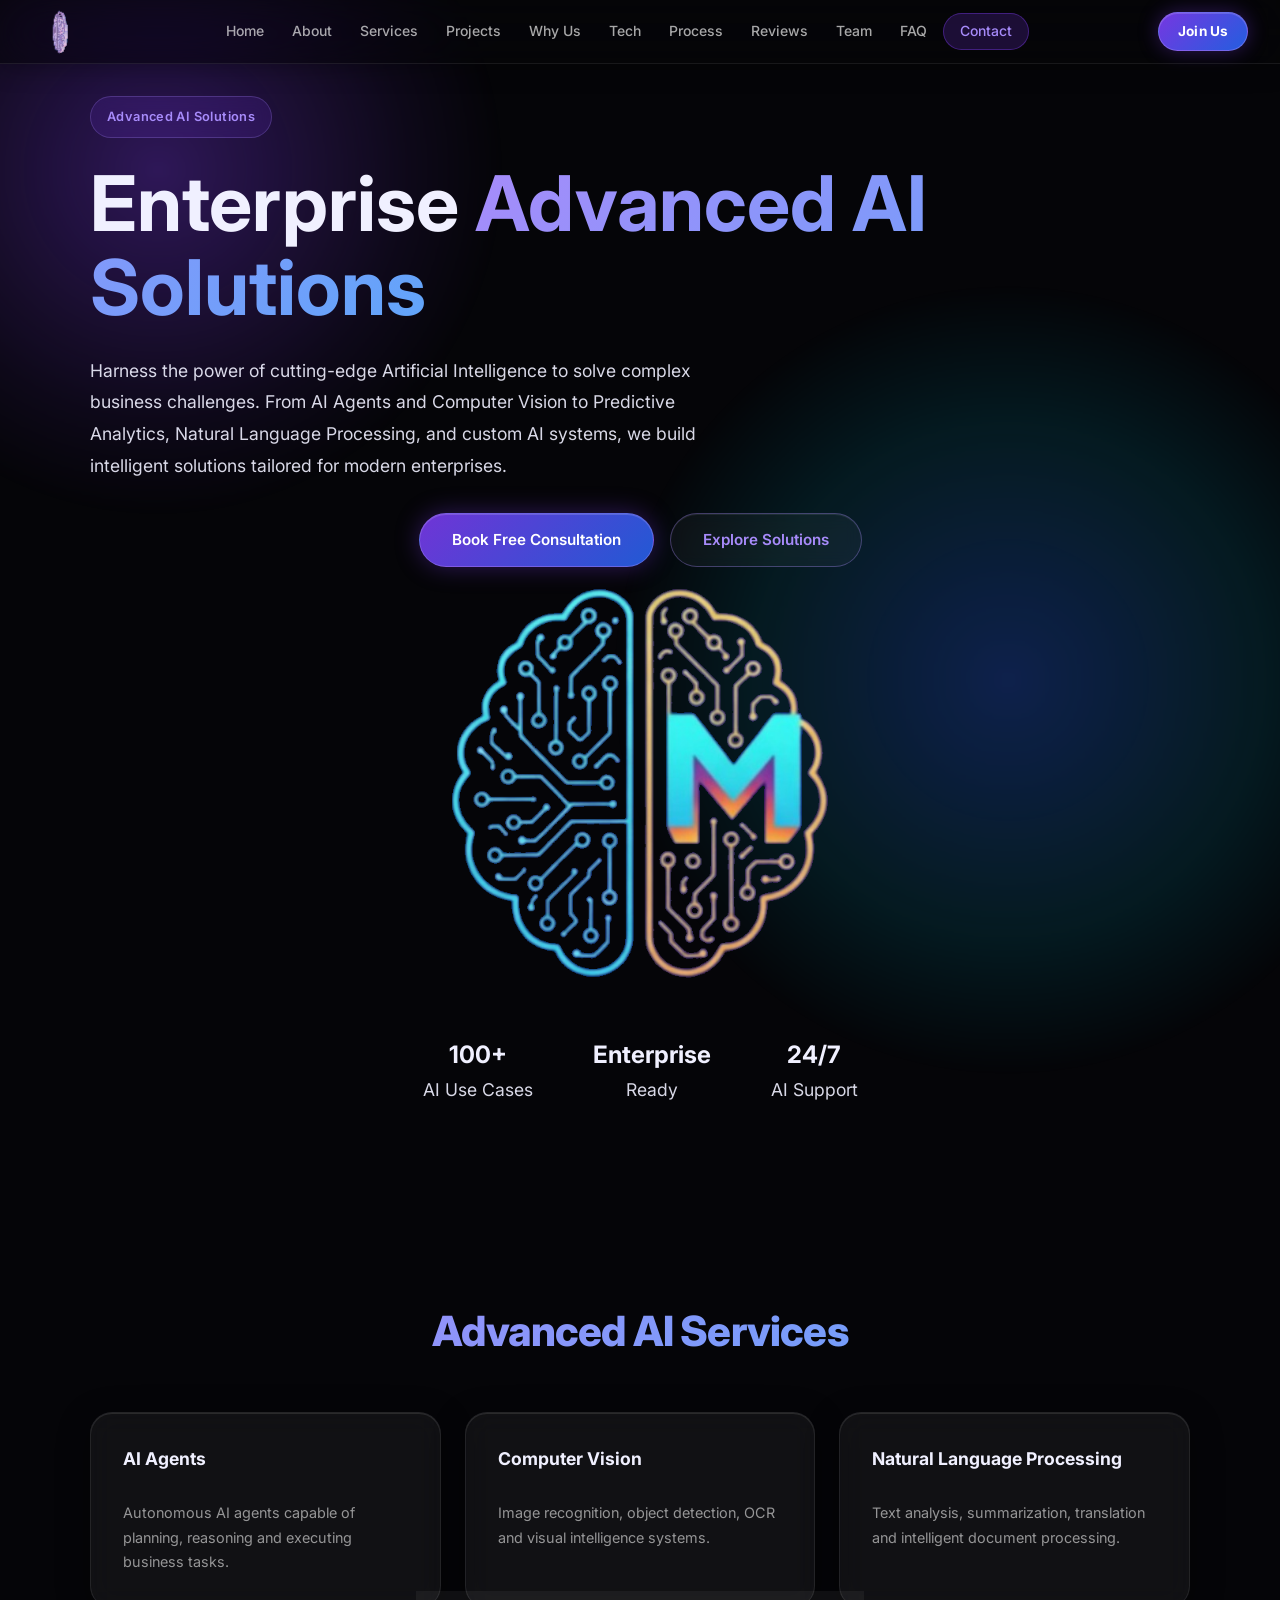
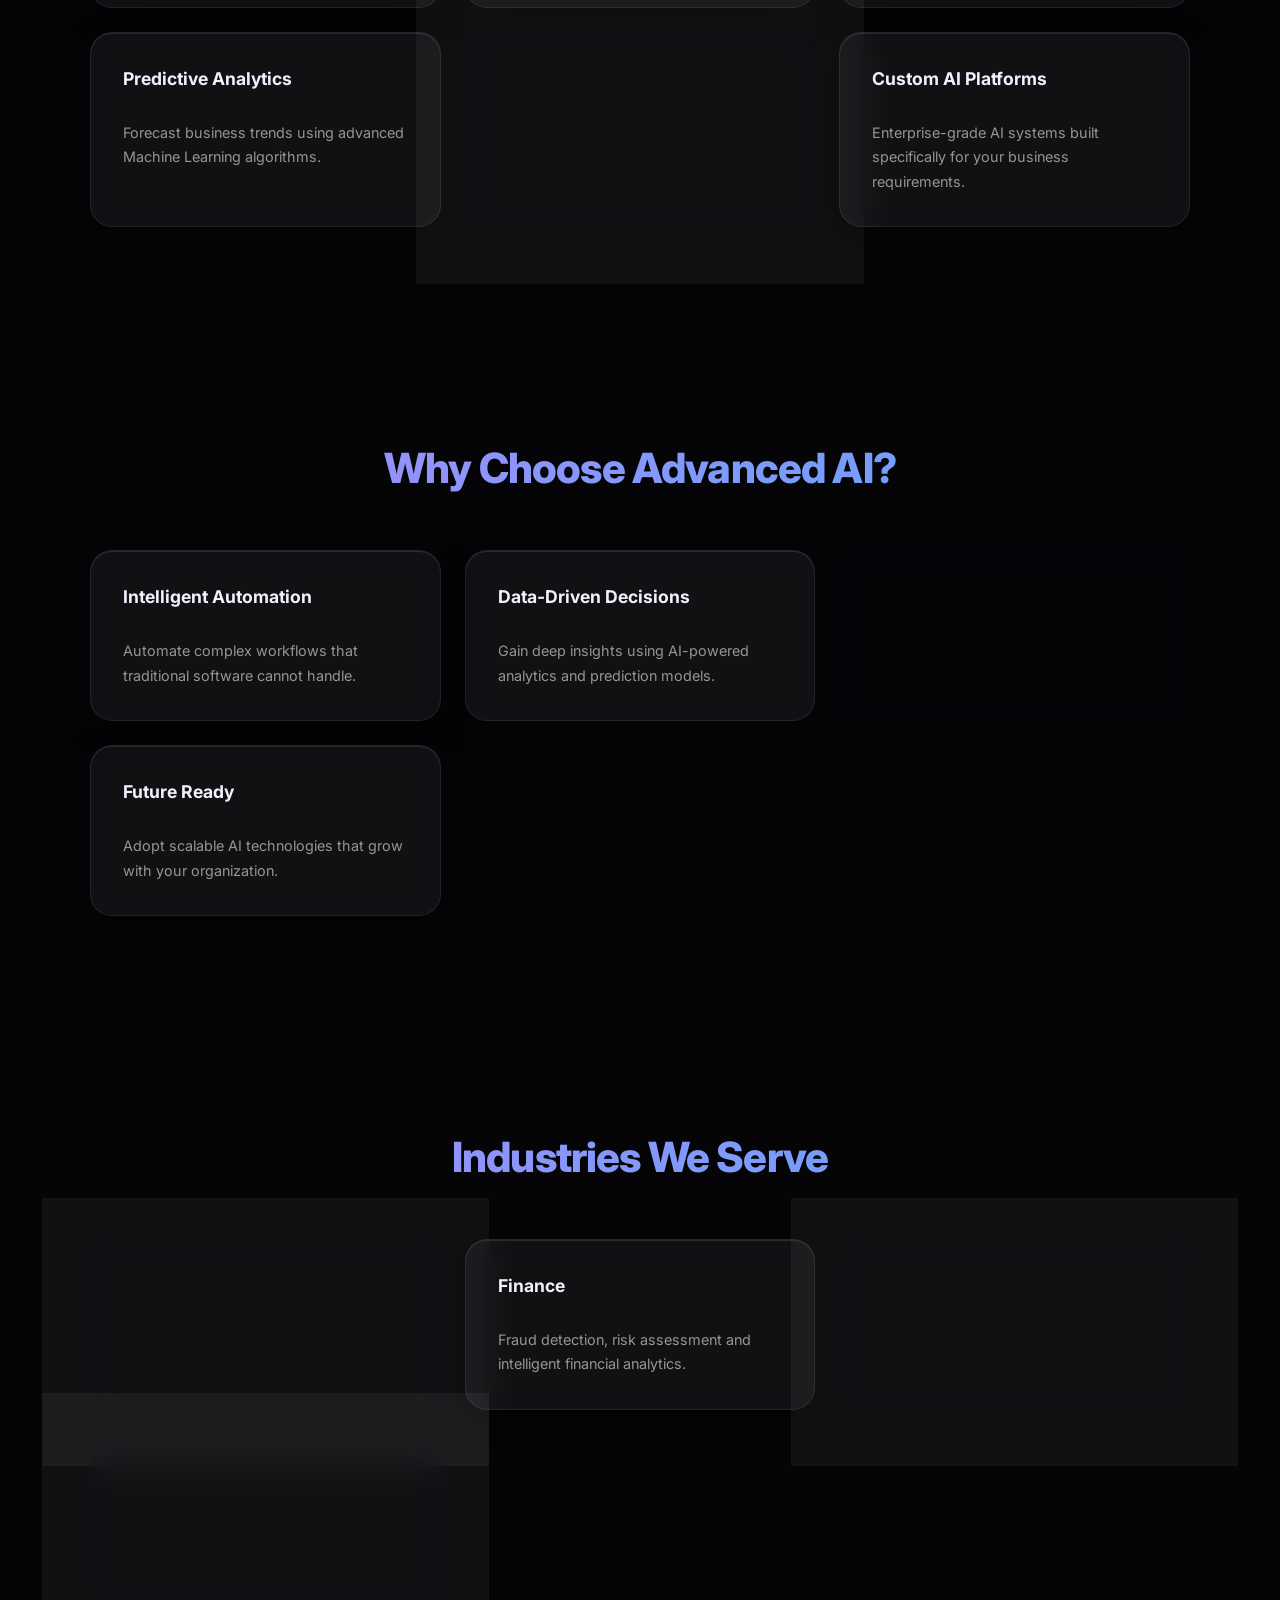
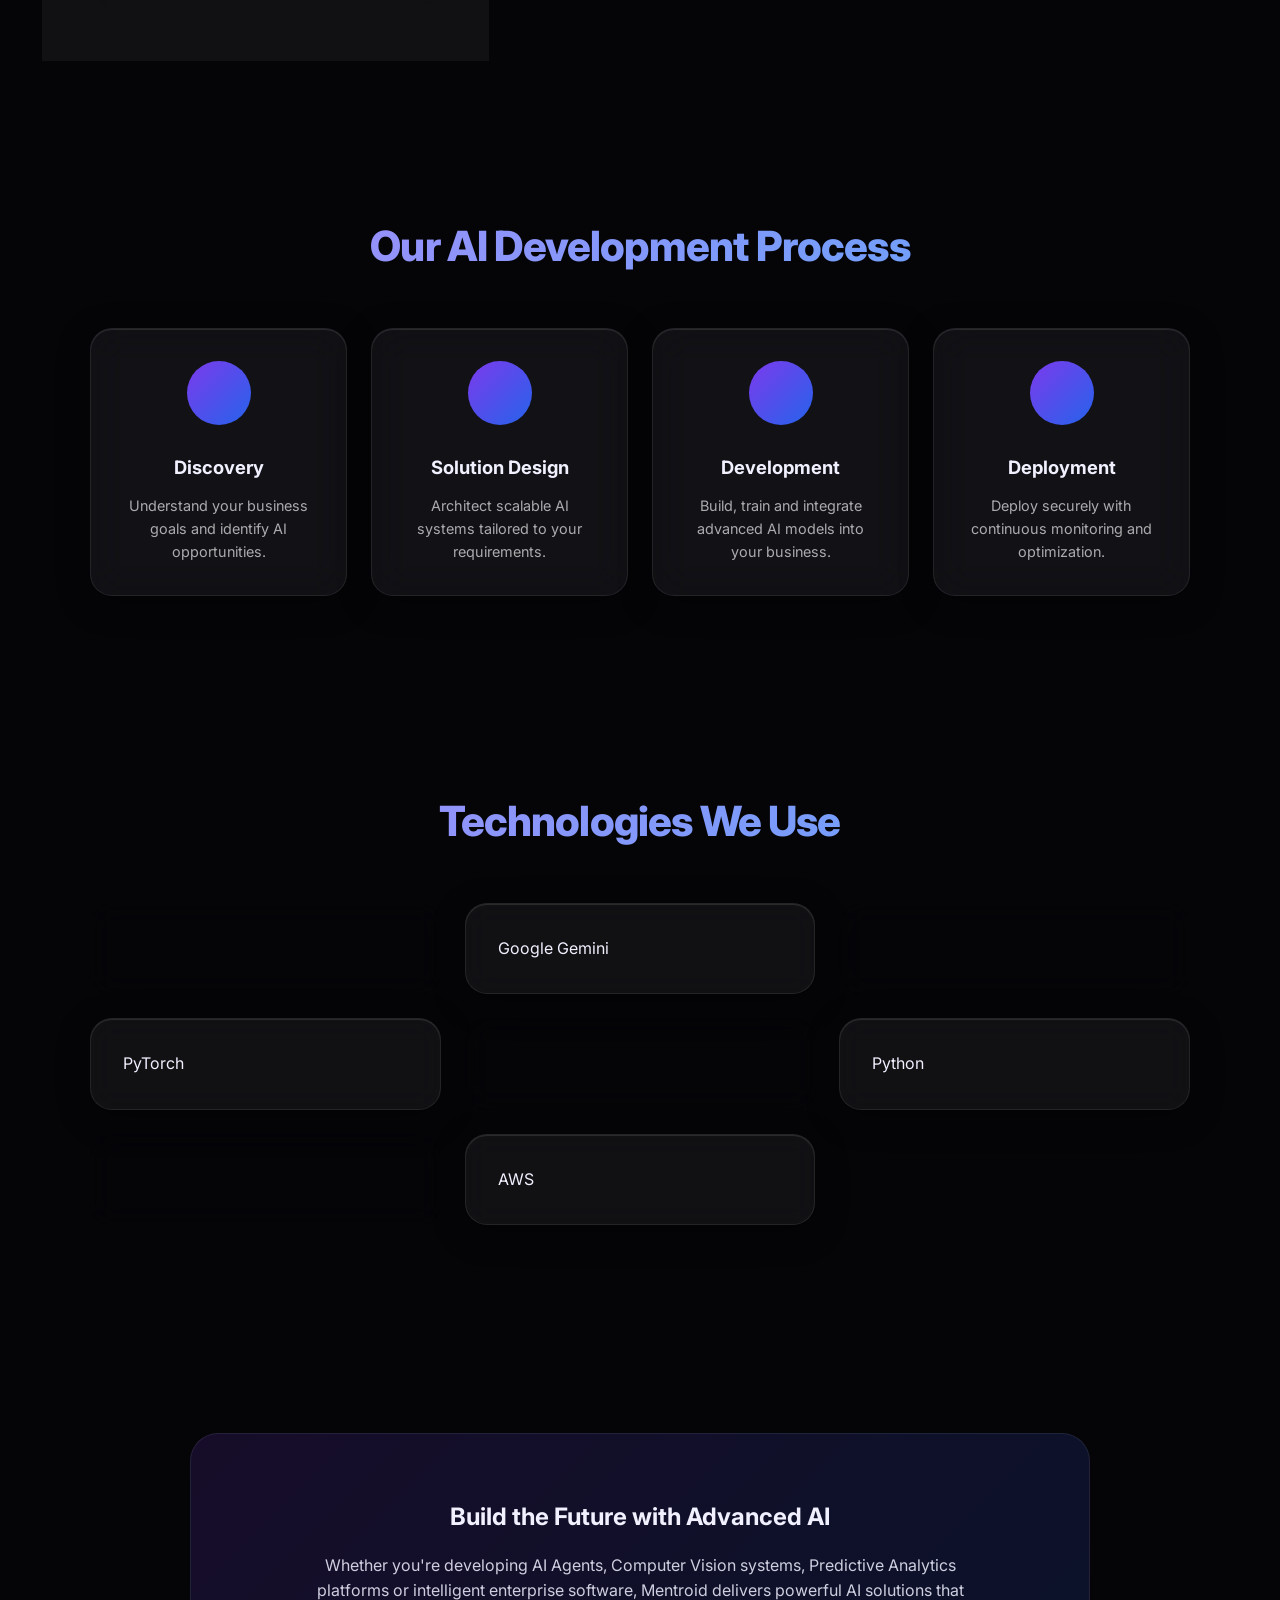
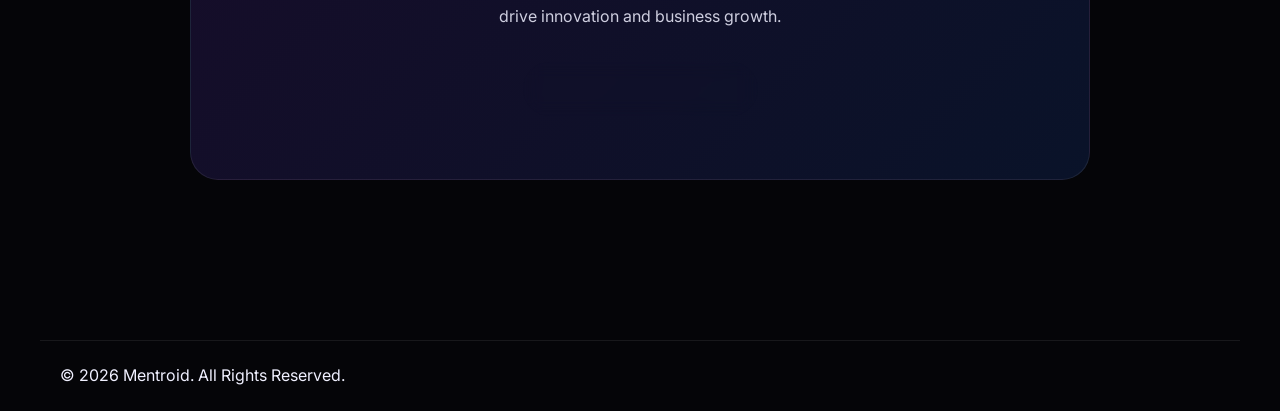
<file: services/advanced-ai-solutions.html>
<!DOCTYPE html>
<html lang="en">
<head>
<meta charset="UTF-8">
<meta name="viewport" content="width=device-width, initial-scale=1.0">
<title>Advanced AI Solutions | Mentroid</title>
<link href="https://fonts.googleapis.com/css2?family=Inter:wght@300;400;500;600;700;800&display=swap" rel="stylesheet">
<link rel="stylesheet" href="../style.css">
<link rel="stylesheet" href="service.css">
</head>
<body>

<canvas id="bgCanvas"></canvas>

<!-- ================= NAVBAR ================= -->

  <nav>
    <a href="../index.html#hero" class="nav-logo" aria-label="Mentroid — Home">
      <span class="nav-logo-scene">
        <span class="nav-logo-tilt">
          <span class="nav-logo-glow" aria-hidden="true"></span>
          <span class="nav-logo-shine" aria-hidden="true"></span>
          <span class="nav-logo-inner">
            <video
              class="nav-logo-video"
              src="../assets/Mentroid-LOGO.webm"
              type="video/webm"
              width="52"
              height="52"
              autoplay
              muted
              loop
              playsinline
              preload="auto"
              aria-hidden="true"
            ></video>
          </span>
        </span>
      </span>
    </a>

    <div class="nav-links">
      <a href="../index.html#hero">Home</a>
      <a href="../index.html#about">About</a>
      <a href="../index.html#services">Services</a>
      <a href="../index.html#projects">Projects</a>
      <a href="../index.html#why-us">Why Us</a>
      <a href="../index.html#tech">Tech</a>
      <a href="../index.html#process">Process</a>
      <a href="../index.html#testimonials">Reviews</a>
      <a href="../index.html#team">Team</a>
      <a href="../index.html#faq">FAQ</a>
      <a href="../index.html#contact" class="nav-cta">Contact</a>
    </div>

    <div class="nav-right">
      <a href="../index.html#contact" class="nav-join">Join Us</a>
      <button class="nav-hamburger" aria-label="Toggle menu" aria-expanded="false">
      </button>
    </div>
  </nav>

<!-- ================= HERO ================= -->

<section class="service-hero section">
<div class="container hero-grid">

<div class="container">

<div class="hero-content">

<span class="hero-badge">Advanced AI Solutions</span>

<h1>
Enterprise
<span class="grad-text">Advanced AI Solutions</span>
</h1>

<p>
Harness the power of cutting-edge Artificial Intelligence to solve complex
business challenges. From AI Agents and Computer Vision to Predictive Analytics,
Natural Language Processing, and custom AI systems, we build intelligent
solutions tailored for modern enterprises.
</p>

<div class="hero-btns">

<a href="../index.html#contact" class="btn-primary">
Book Free Consultation
</a>

<a href="#features" class="btn-outline">
Explore Solutions
</a>

</div>

</div>

<div class="hero-right">

<img
src="../assets/mentroid-hero-logo.png"
alt="Mentroid"
class="hero-image">

</div>

</div>

<div class="container">

<div class="hero-stats">

<div>
<h2>100+</h2>
<p>AI Use Cases</p>
</div>

<div>
<h2>Enterprise</h2>
<p>Ready</p>
</div>

<div>
<h2>24/7</h2>
<p>AI Support</p>
</div>

</div>

</div>

</div>
</section>

<!-- ================= FEATURES ================= -->

<section class="section" id="features">

<div class="container">

<h2 class="section-title">
Advanced AI Services
</h2>

<div class="svc-grid">

<div class="svc-card">
<h3>AI Agents</h3>
<p>Autonomous AI agents capable of planning, reasoning and executing business tasks.</p>
</div>

<div class="svc-card">
<h3>Computer Vision</h3>
<p>Image recognition, object detection, OCR and visual intelligence systems.</p>
</div>

<div class="svc-card">
<h3>Natural Language Processing</h3>
<p>Text analysis, summarization, translation and intelligent document processing.</p>
</div>

<div class="svc-card">
<h3>Predictive Analytics</h3>
<p>Forecast business trends using advanced Machine Learning algorithms.</p>
</div>

<div class="svc-card">
<h3>Recommendation Engines</h3>
<p>Deliver personalized recommendations for customers and users.</p>
</div>

<div class="svc-card">
<h3>Custom AI Platforms</h3>
<p>Enterprise-grade AI systems built specifically for your business requirements.</p>
</div>

</div>

</div>

</section>

<!-- ================= BENEFITS ================= -->

<section class="section">

<div class="container">

<h2 class="section-title">
Why Choose Advanced AI?
</h2>

<div class="svc-grid">

<div class="svc-card">
<h3>Intelligent Automation</h3>
<p>Automate complex workflows that traditional software cannot handle.</p>
</div>

<div class="svc-card">
<h3>Data-Driven Decisions</h3>
<p>Gain deep insights using AI-powered analytics and prediction models.</p>
</div>

<div class="svc-card">
<h3>Higher Efficiency</h3>
<p>Reduce operational costs while improving business productivity.</p>
</div>

<div class="svc-card">
<h3>Future Ready</h3>
<p>Adopt scalable AI technologies that grow with your organization.</p>
</div>

</div>

</div>

</section>

<!-- ================= INDUSTRIES ================= -->

<section class="section">

<div class="container">

<h2 class="section-title">
Industries We Serve
</h2>

<div class="svc-grid">

<div class="svc-card">
<h3>Healthcare</h3>
<p>Medical imaging, diagnosis support and healthcare automation.</p>
</div>

<div class="svc-card">
<h3>Finance</h3>
<p>Fraud detection, risk assessment and intelligent financial analytics.</p>
</div>

<div class="svc-card">
<h3>Retail & E-Commerce</h3>
<p>Recommendation systems, inventory prediction and customer insights.</p>
</div>

<div class="svc-card">
<h3>Manufacturing</h3>
<p>Predictive maintenance, quality inspection and smart automation.</p>
</div>

</div>

</div>

</section>

<!-- ================= PROCESS ================= -->

<section class="section">

<div class="container">

<h2 class="section-title">
Our AI Development Process
</h2>

<div class="process-steps">

<div class="step-card">
<div class="step-num">1</div>
<h3>Discovery</h3>
<p>Understand your business goals and identify AI opportunities.</p>
</div>

<div class="step-card">
<div class="step-num">2</div>
<h3>Solution Design</h3>
<p>Architect scalable AI systems tailored to your requirements.</p>
</div>

<div class="step-card">
<div class="step-num">3</div>
<h3>Development</h3>
<p>Build, train and integrate advanced AI models into your business.</p>
</div>

<div class="step-card">
<div class="step-num">4</div>
<h3>Deployment</h3>
<p>Deploy securely with continuous monitoring and optimization.</p>
</div>

</div>

</div>

</section>

<!-- ================= TECHNOLOGIES ================= -->

<section class="section">

<div class="container">

<h2 class="section-title">
Technologies We Use
</h2>

<div class="svc-grid">

<div class="svc-card">OpenAI GPT</div>
<div class="svc-card">Google Gemini</div>
<div class="svc-card">TensorFlow</div>
<div class="svc-card">PyTorch</div>
<div class="svc-card">LangChain</div>
<div class="svc-card">Python</div>
<div class="svc-card">FastAPI</div>
<div class="svc-card">AWS</div>

</div>

</div>

</section>

<!-- ================= CTA ================= -->

<section class="section">

<div class="container cta-box">

<h2>
Build the Future with Advanced AI
</h2>

<p>

Whether you're developing AI Agents, Computer Vision systems,
Predictive Analytics platforms or intelligent enterprise software,
Mentroid delivers powerful AI solutions that drive innovation and
business growth.

</p>

<a href="../index.html#contact"
class="btn-primary">
Book Free Consultation
</a>

</div>

</section>

<!-- ================= FOOTER ================= -->

<footer><div class="footer-bottom">© 2026 Mentroid. All Rights Reserved.</div></footer>

</body>

<script src="../script.js"></script>
<script src="service.js"></script>
</html>
</file>
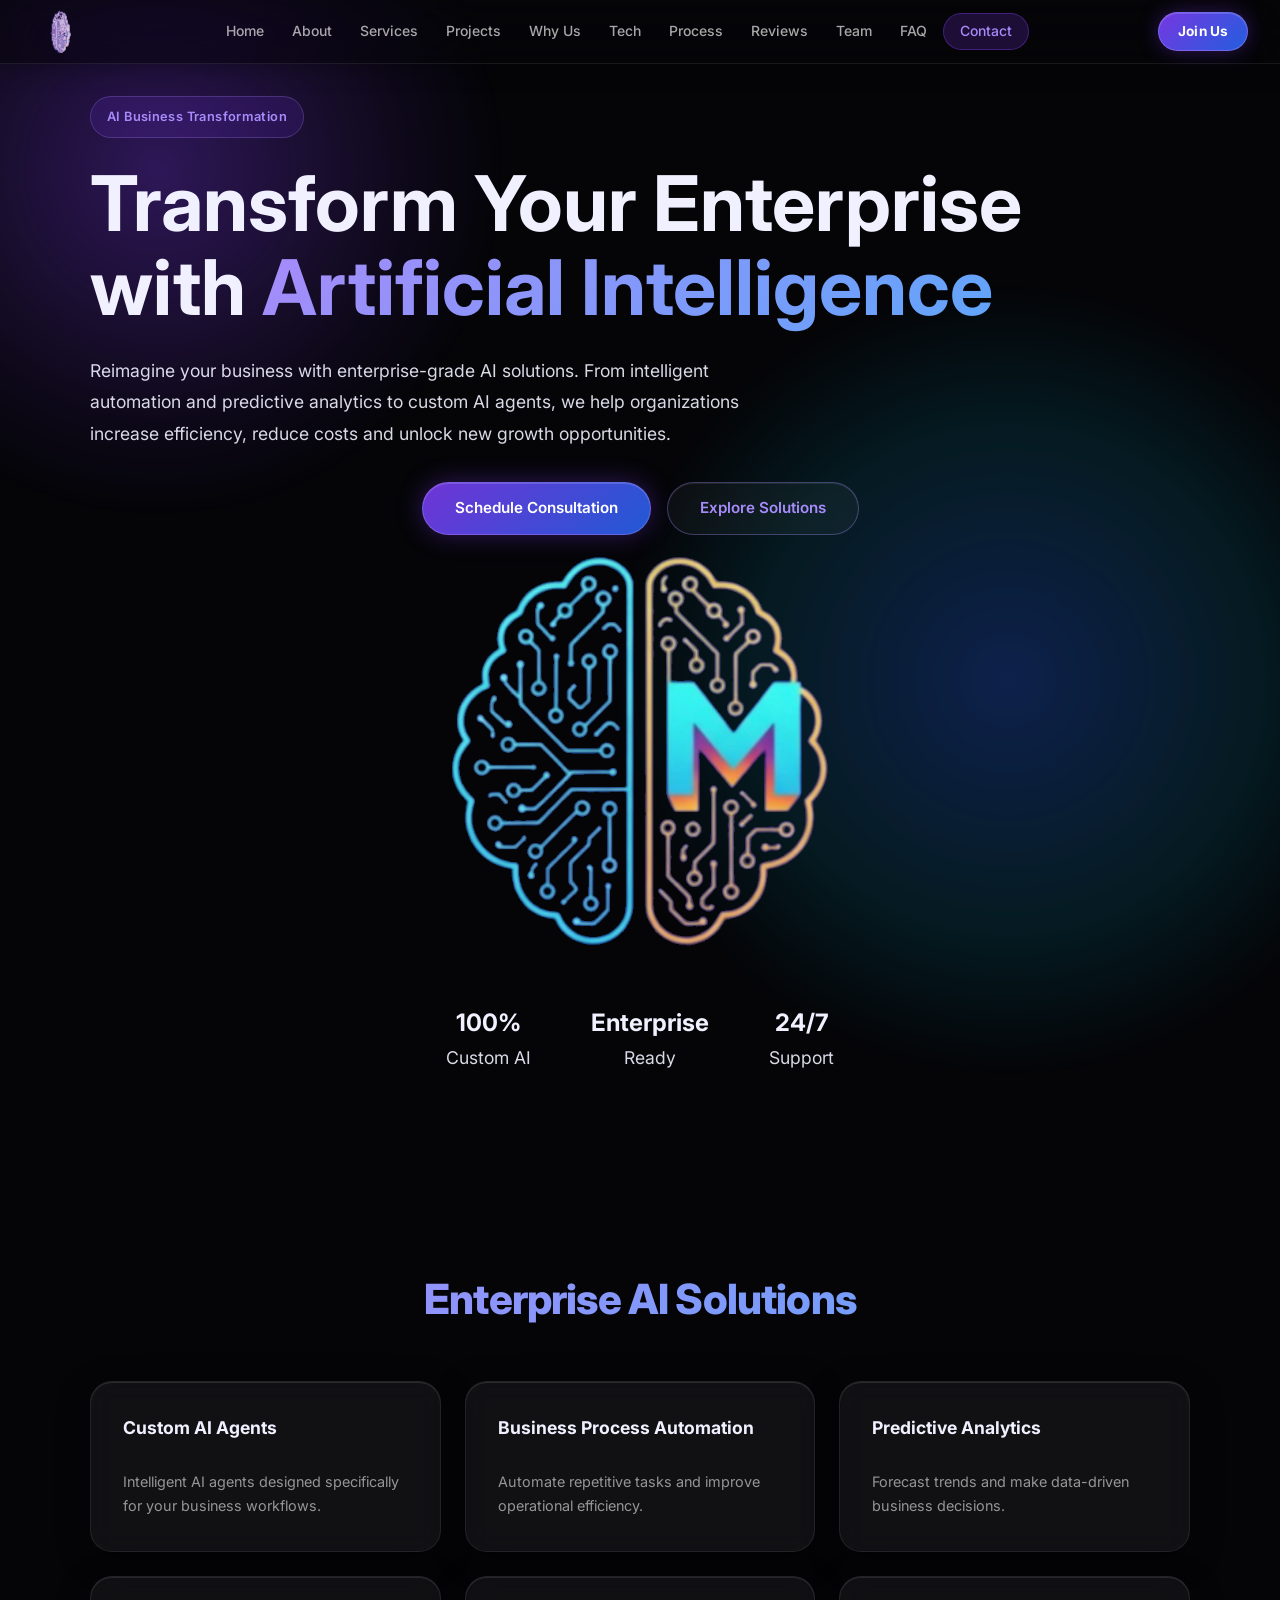
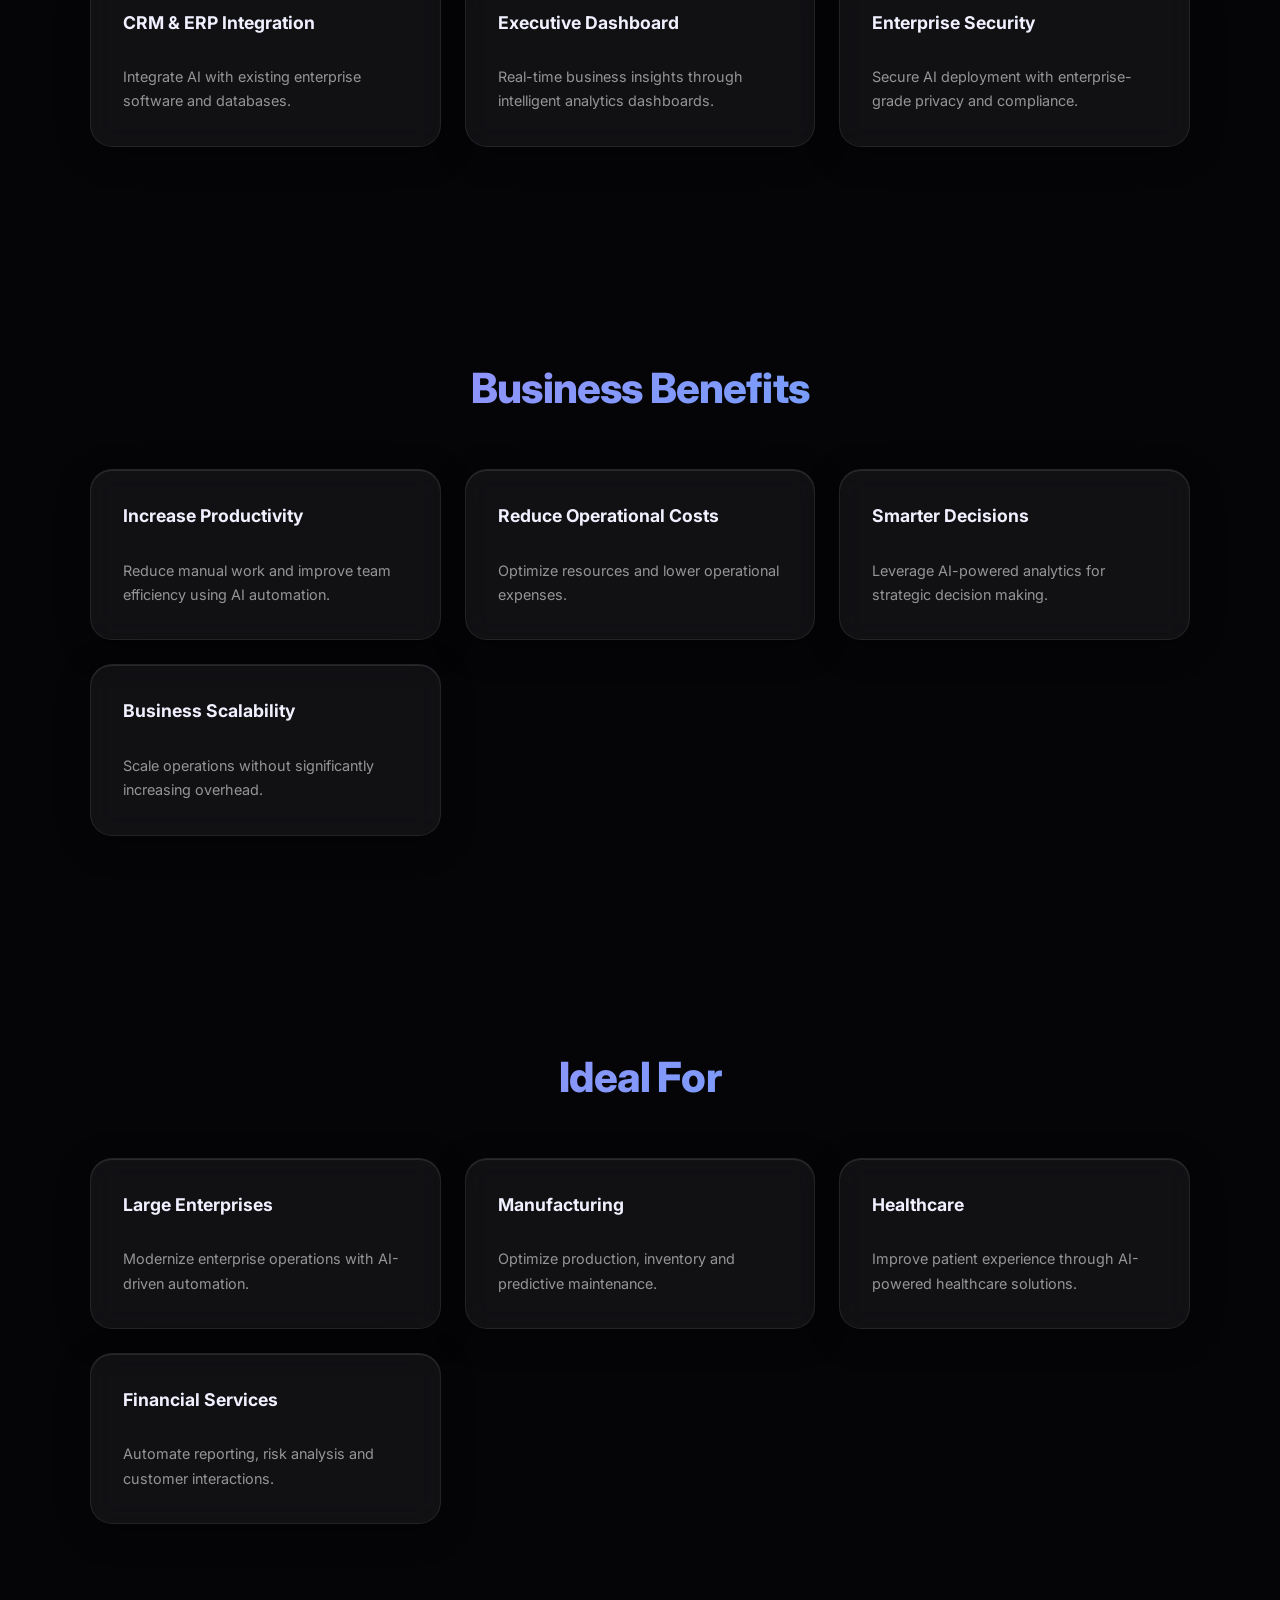
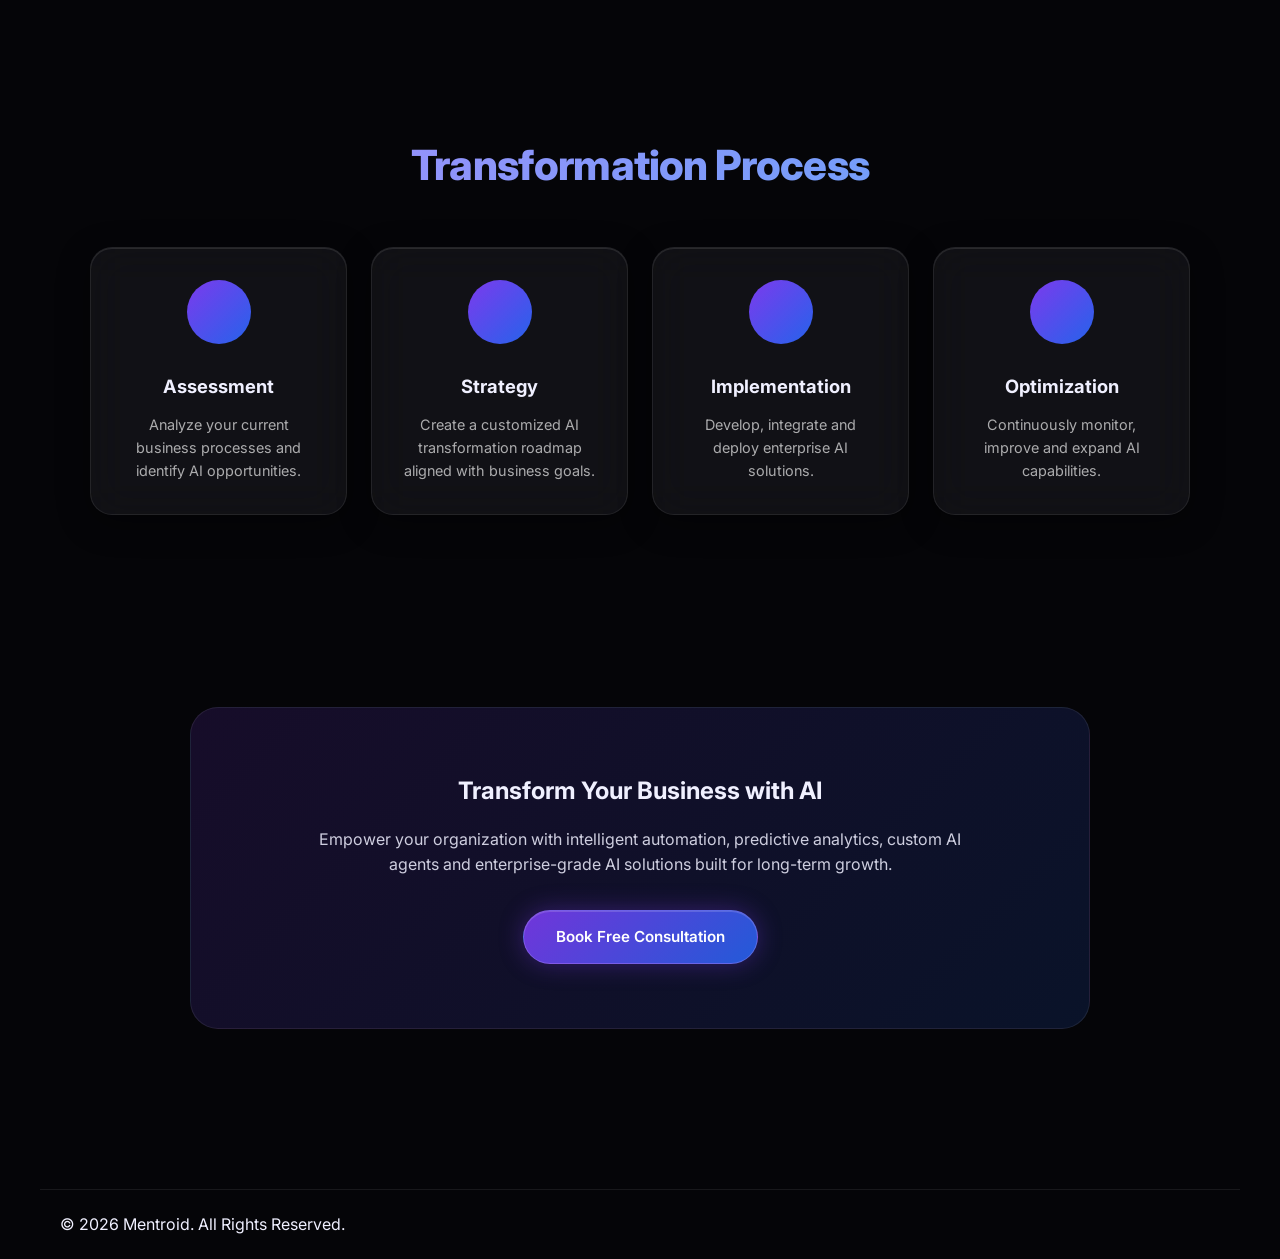
<file: services/ai-business-transformation.html>
<!DOCTYPE html>
<html lang="en">
<head>
<meta charset="UTF-8">
<meta name="viewport" content="width=device-width, initial-scale=1.0">
<title>AI Business Transformation | Mentroid</title>
<link href="https://fonts.googleapis.com/css2?family=Inter:wght@300;400;500;600;700;800&display=swap" rel="stylesheet">
<link rel="stylesheet" href="../style.css">
<link rel="stylesheet" href="service.css">
</head>
<body>

<canvas id="bgCanvas"></canvas>

<!-- ================= NAVBAR ================= -->

  <nav>
    <a href="../index.html#hero" class="nav-logo" aria-label="Mentroid — Home">
      <span class="nav-logo-scene">
        <span class="nav-logo-tilt">
          <span class="nav-logo-glow" aria-hidden="true"></span>
          <span class="nav-logo-shine" aria-hidden="true"></span>
          <span class="nav-logo-inner">
            <video
              class="nav-logo-video"
              src="../assets/Mentroid-LOGO.webm"
              type="video/webm"
              width="52"
              height="52"
              autoplay
              muted
              loop
              playsinline
              preload="auto"
              aria-hidden="true"
            ></video>
          </span>
        </span>
      </span>
    </a>

    <div class="nav-links">
      <a href="../index.html#hero">Home</a>
      <a href="../index.html#about">About</a>
      <a href="../index.html#services">Services</a>
      <a href="../index.html#projects">Projects</a>
      <a href="../index.html#why-us">Why Us</a>
      <a href="../index.html#tech">Tech</a>
      <a href="../index.html#process">Process</a>
      <a href="../index.html#testimonials">Reviews</a>
      <a href="../index.html#team">Team</a>
      <a href="../index.html#faq">FAQ</a>
      <a href="../index.html#contact" class="nav-cta">Contact</a>
    </div>

    <div class="nav-right">
      <a href="../index.html#contact" class="nav-join">Join Us</a>
      <button class="nav-hamburger" aria-label="Toggle menu" aria-expanded="false">
      </button>
    </div>
  </nav>



<!-- ================= HERO ================= -->

<section class="service-hero section">
<div class="container hero-grid">

<div class="container">

<div class="hero-content">

<span class="hero-badge">AI Business Transformation</span>

<h1>
Transform Your Enterprise with
<span class="grad-text">Artificial Intelligence</span>
</h1>

<p>
Reimagine your business with enterprise-grade AI solutions. From intelligent
automation and predictive analytics to custom AI agents, we help organizations
increase efficiency, reduce costs and unlock new growth opportunities.
</p>

<div class="hero-btns">

<a href="../index.html#contact" class="btn-primary">
Schedule Consultation
</a>

<a href="#features" class="btn-outline">
Explore Solutions
</a>

</div>

</div>

<div class="hero-right">

<img
src="../assets/mentroid-hero-logo.png"
alt="Mentroid"
class="hero-image">

</div>

</div>

<div class="container">

<div class="hero-stats">

<div>
<h2>100%</h2>
<p>Custom AI</p>
</div>

<div>
<h2>Enterprise</h2>
<p>Ready</p>
</div>

<div>
<h2>24/7</h2>
<p>Support</p>
</div>

</div>

</div>

</div>
</section>

<!-- ================= FEATURES ================= -->

<section class="section" id="features">

<div class="container">

<h2 class="section-title">
Enterprise AI Solutions
</h2>

<div class="svc-grid">

<div class="svc-card">
<h3>Custom AI Agents</h3>
<p>Intelligent AI agents designed specifically for your business workflows.</p>
</div>

<div class="svc-card">
<h3>Business Process Automation</h3>
<p>Automate repetitive tasks and improve operational efficiency.</p>
</div>

<div class="svc-card">
<h3>Predictive Analytics</h3>
<p>Forecast trends and make data-driven business decisions.</p>
</div>

<div class="svc-card">
<h3>CRM & ERP Integration</h3>
<p>Integrate AI with existing enterprise software and databases.</p>
</div>

<div class="svc-card">
<h3>Executive Dashboard</h3>
<p>Real-time business insights through intelligent analytics dashboards.</p>
</div>

<div class="svc-card">
<h3>Enterprise Security</h3>
<p>Secure AI deployment with enterprise-grade privacy and compliance.</p>
</div>

</div>

</div>

</section>

<!-- ================= BENEFITS ================= -->

<section class="section">

<div class="container">

<h2 class="section-title">
Business Benefits
</h2>

<div class="svc-grid">

<div class="svc-card">
<h3>Increase Productivity</h3>
<p>Reduce manual work and improve team efficiency using AI automation.</p>
</div>

<div class="svc-card">
<h3>Reduce Operational Costs</h3>
<p>Optimize resources and lower operational expenses.</p>
</div>

<div class="svc-card">
<h3>Smarter Decisions</h3>
<p>Leverage AI-powered analytics for strategic decision making.</p>
</div>

<div class="svc-card">
<h3>Business Scalability</h3>
<p>Scale operations without significantly increasing overhead.</p>
</div>

</div>

</div>

</section>

<!-- ================= PERFECT FOR ================= -->

<section class="section">

<div class="container">

<h2 class="section-title">
Ideal For
</h2>

<div class="svc-grid">

<div class="svc-card">
<h3>Large Enterprises</h3>
<p>Modernize enterprise operations with AI-driven automation.</p>
</div>

<div class="svc-card">
<h3>Manufacturing</h3>
<p>Optimize production, inventory and predictive maintenance.</p>
</div>

<div class="svc-card">
<h3>Healthcare</h3>
<p>Improve patient experience through AI-powered healthcare solutions.</p>
</div>

<div class="svc-card">
<h3>Financial Services</h3>
<p>Automate reporting, risk analysis and customer interactions.</p>
</div>

</div>

</div>

</section>

<!-- ================= IMPLEMENTATION ================= -->

<section class="section">

<div class="container">

<h2 class="section-title">
Transformation Process
</h2>

<div class="process-steps">

<div class="step-card">
<div class="step-num">1</div>
<h3>Assessment</h3>
<p>Analyze your current business processes and identify AI opportunities.</p>
</div>

<div class="step-card">
<div class="step-num">2</div>
<h3>Strategy</h3>
<p>Create a customized AI transformation roadmap aligned with business goals.</p>
</div>

<div class="step-card">
<div class="step-num">3</div>
<h3>Implementation</h3>
<p>Develop, integrate and deploy enterprise AI solutions.</p>
</div>

<div class="step-card">
<div class="step-num">4</div>
<h3>Optimization</h3>
<p>Continuously monitor, improve and expand AI capabilities.</p>
</div>

</div>

</div>

</section>

<!-- ================= CTA ================= -->

<section class="section">

<div class="container cta-box">

<h2>
Transform Your Business with AI
</h2>

<p>

Empower your organization with intelligent automation, predictive analytics,
custom AI agents and enterprise-grade AI solutions built for long-term growth.

</p>

<a href="../index.html#contact"
class="btn-primary">
Book Free Consultation
</a>

</div>

</section>

<!-- ================= FOOTER ================= -->

<footer><div class="footer-bottom">© 2026 Mentroid. All Rights Reserved.</div></footer>

</body>

<script src="../script.js"></script>
<script src="service.js"></script>
</html>
</file>
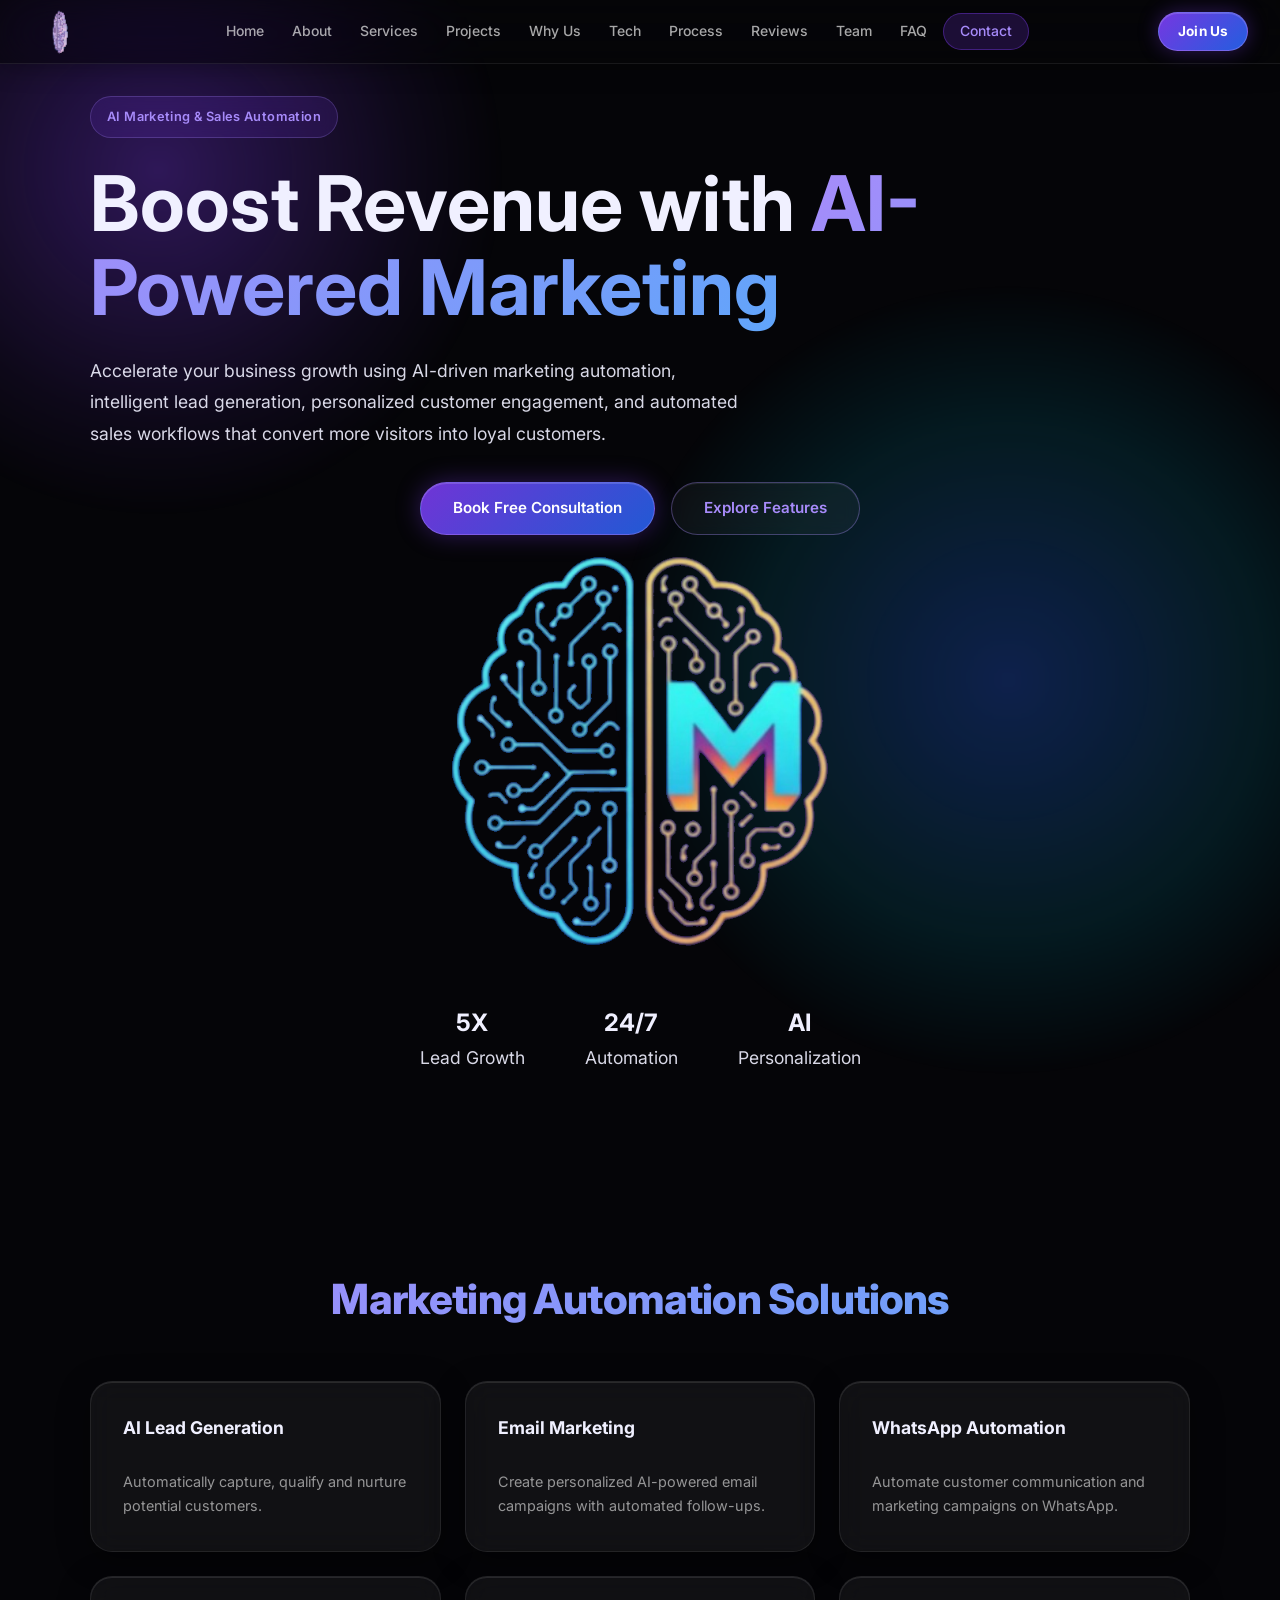
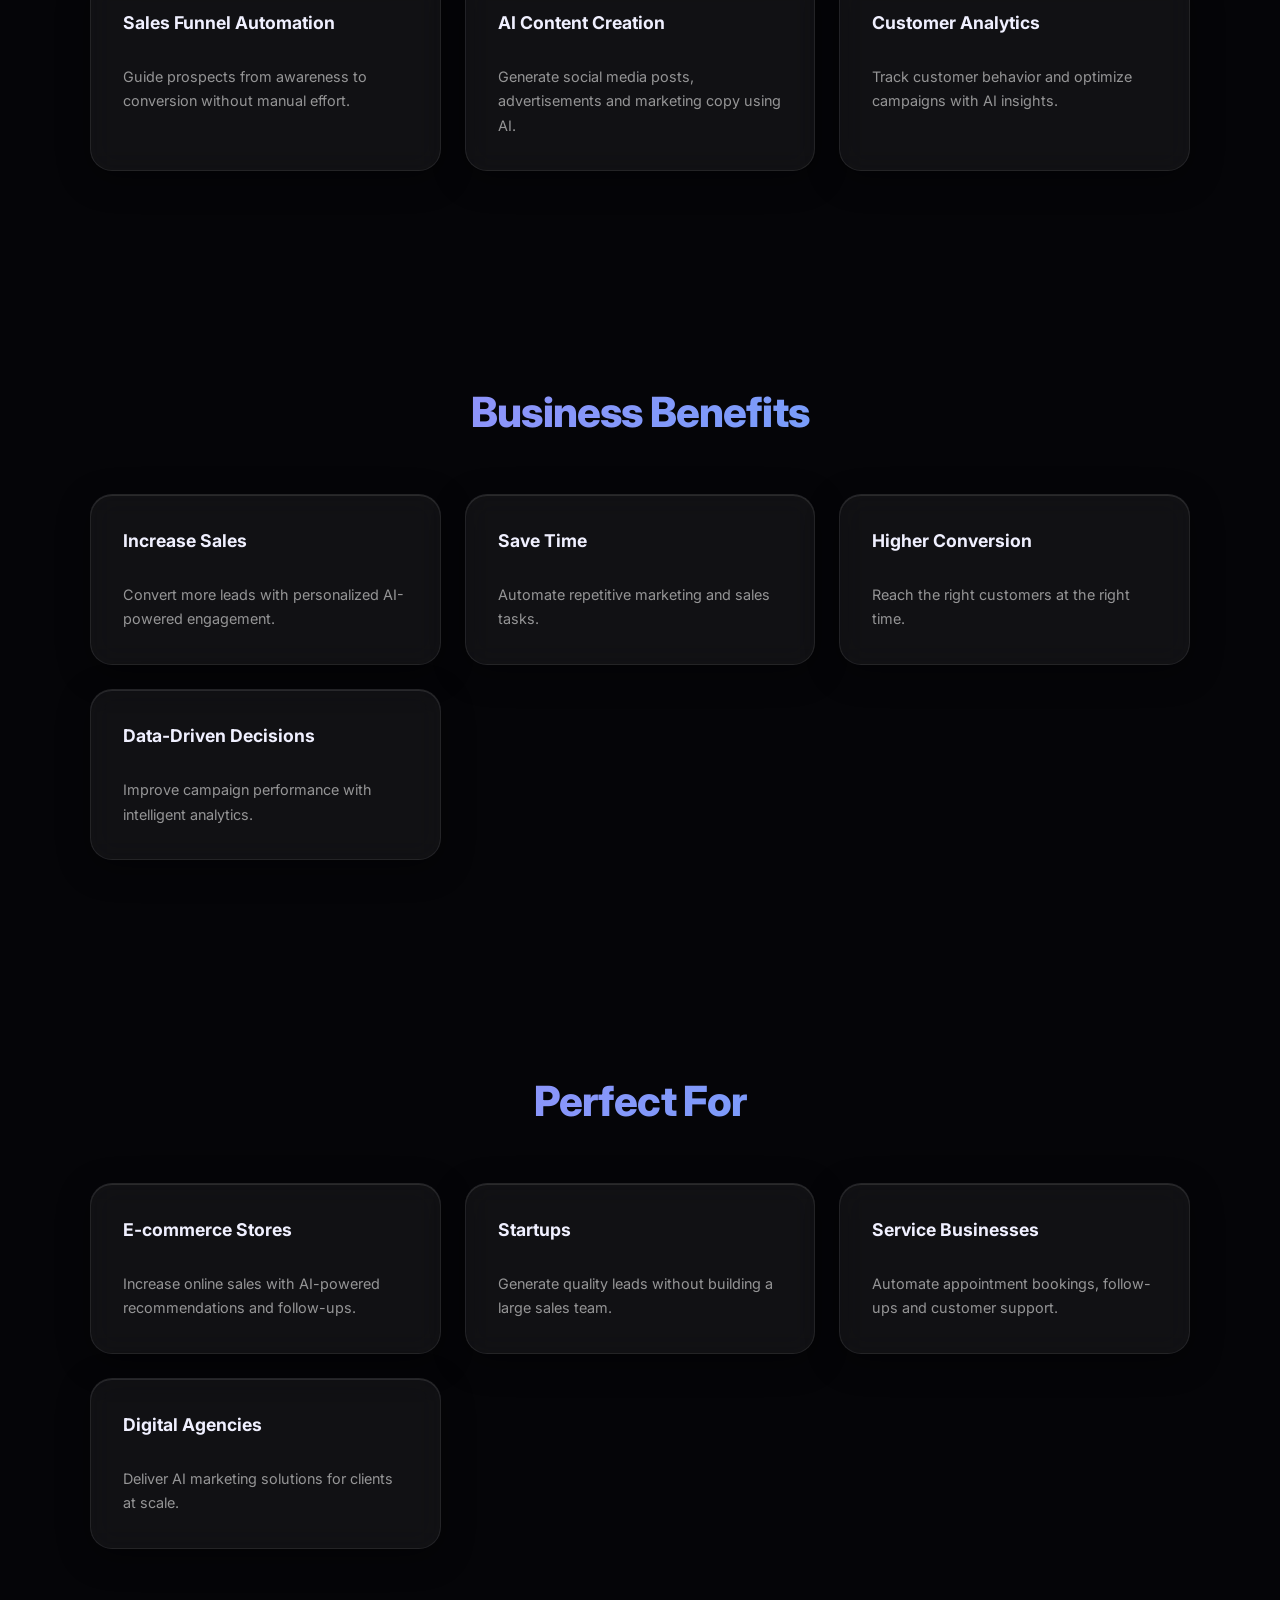
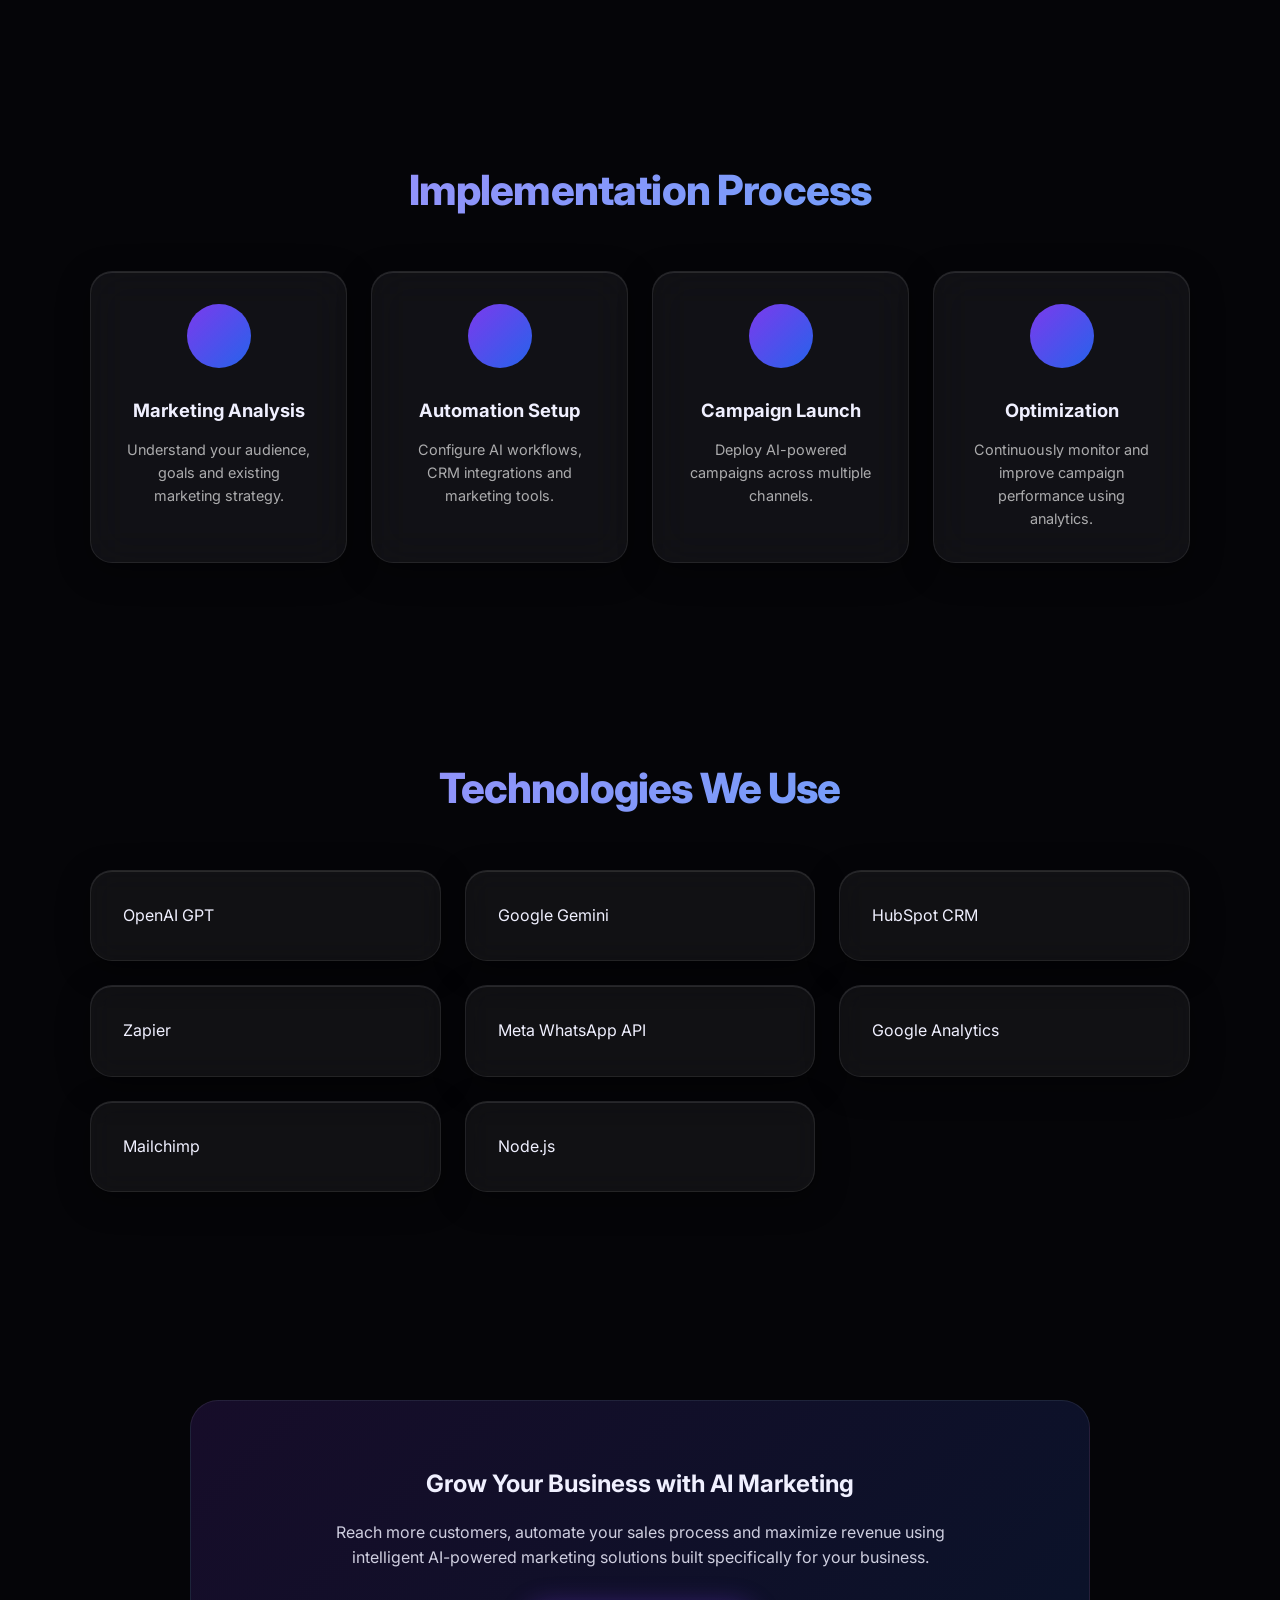
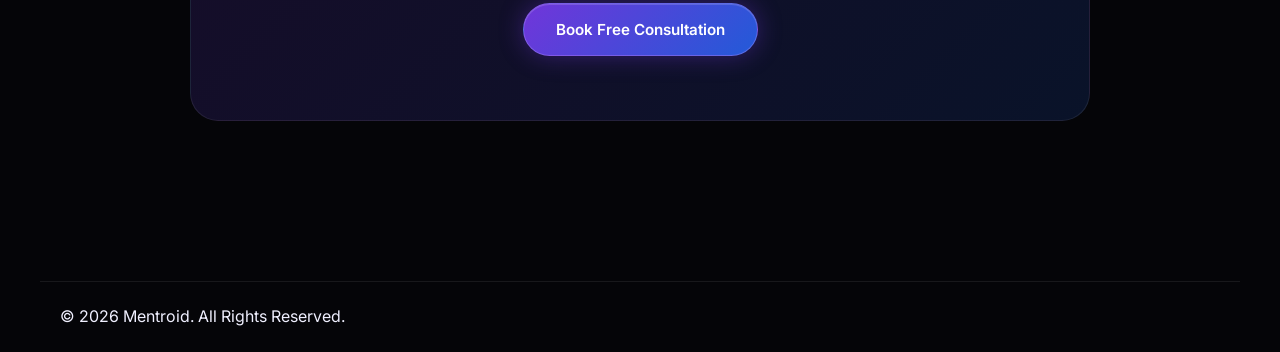
<file: services/ai-marketing-sales.html>
<!DOCTYPE html>
<html lang="en">
<head>
<meta charset="UTF-8">
<meta name="viewport" content="width=device-width, initial-scale=1.0">
<title>AI Marketing & Sales Automation | Mentroid</title>
<link href="https://fonts.googleapis.com/css2?family=Inter:wght@300;400;500;600;700;800&display=swap" rel="stylesheet">
<link rel="stylesheet" href="../style.css">
<link rel="stylesheet" href="service.css">
</head>
<body>

<canvas id="bgCanvas"></canvas>

<!-- ================= NAVBAR ================= -->

  <nav>
    <a href="../index.html#hero" class="nav-logo" aria-label="Mentroid — Home">
      <span class="nav-logo-scene">
        <span class="nav-logo-tilt">
          <span class="nav-logo-glow" aria-hidden="true"></span>
          <span class="nav-logo-shine" aria-hidden="true"></span>
          <span class="nav-logo-inner">
            <video
              class="nav-logo-video"
              src="../assets/Mentroid-LOGO.webm"
              type="video/webm"
              width="52"
              height="52"
              autoplay
              muted
              loop
              playsinline
              preload="auto"
              aria-hidden="true"
            ></video>
          </span>
        </span>
      </span>
    </a>

    <div class="nav-links">
      <a href="../index.html#hero">Home</a>
      <a href="../index.html#about">About</a>
      <a href="../index.html#services">Services</a>
      <a href="../index.html#projects">Projects</a>
      <a href="../index.html#why-us">Why Us</a>
      <a href="../index.html#tech">Tech</a>
      <a href="../index.html#process">Process</a>
      <a href="../index.html#testimonials">Reviews</a>
      <a href="../index.html#team">Team</a>
      <a href="../index.html#faq">FAQ</a>
      <a href="../index.html#contact" class="nav-cta">Contact</a>
    </div>

    <div class="nav-right">
      <a href="../index.html#contact" class="nav-join">Join Us</a>
      <button class="nav-hamburger" aria-label="Toggle menu" aria-expanded="false">
      </button>
    </div>
  </nav>


<!-- ================= HERO ================= -->

<section class="service-hero section">
<div class="container hero-grid">

<div class="container">

<div class="hero-content">

<span class="hero-badge">AI Marketing & Sales Automation</span>

<h1>
Boost Revenue with
<span class="grad-text">AI-Powered Marketing</span>
</h1>

<p>
Accelerate your business growth using AI-driven marketing automation, intelligent lead generation, personalized customer engagement, and automated sales workflows that convert more visitors into loyal customers.
</p>

<div class="hero-btns">

<a href="../index.html#contact" class="btn-primary">
Book Free Consultation
</a>

<a href="#features" class="btn-outline">
Explore Features
</a>

</div>

</div>

<div class="hero-right">

<img
src="../assets/mentroid-hero-logo.png"
alt="Mentroid"
class="hero-image">

</div>

</div>

<div class="container">

<div class="hero-stats">

<div>
<h2>5X</h2>
<p>Lead Growth</p>
</div>

<div>
<h2>24/7</h2>
<p>Automation</p>
</div>

<div>
<h2>AI</h2>
<p>Personalization</p>
</div>

</div>

</div>

</div>
</section>

<!-- ================= FEATURES ================= -->

<section class="section" id="features">

<div class="container">

<h2 class="section-title">
Marketing Automation Solutions
</h2>

<div class="svc-grid">

<div class="svc-card">
<h3>AI Lead Generation</h3>
<p>Automatically capture, qualify and nurture potential customers.</p>
</div>

<div class="svc-card">
<h3>Email Marketing</h3>
<p>Create personalized AI-powered email campaigns with automated follow-ups.</p>
</div>

<div class="svc-card">
<h3>WhatsApp Automation</h3>
<p>Automate customer communication and marketing campaigns on WhatsApp.</p>
</div>

<div class="svc-card">
<h3>Sales Funnel Automation</h3>
<p>Guide prospects from awareness to conversion without manual effort.</p>
</div>

<div class="svc-card">
<h3>AI Content Creation</h3>
<p>Generate social media posts, advertisements and marketing copy using AI.</p>
</div>

<div class="svc-card">
<h3>Customer Analytics</h3>
<p>Track customer behavior and optimize campaigns with AI insights.</p>
</div>

</div>

</div>

</section>

<!-- ================= BENEFITS ================= -->

<section class="section">

<div class="container">

<h2 class="section-title">
Business Benefits
</h2>

<div class="svc-grid">

<div class="svc-card">
<h3>Increase Sales</h3>
<p>Convert more leads with personalized AI-powered engagement.</p>
</div>

<div class="svc-card">
<h3>Save Time</h3>
<p>Automate repetitive marketing and sales tasks.</p>
</div>

<div class="svc-card">
<h3>Higher Conversion</h3>
<p>Reach the right customers at the right time.</p>
</div>

<div class="svc-card">
<h3>Data-Driven Decisions</h3>
<p>Improve campaign performance with intelligent analytics.</p>
</div>

</div>

</div>

</section>

<!-- ================= PERFECT FOR ================= -->

<section class="section">

<div class="container">

<h2 class="section-title">
Perfect For
</h2>

<div class="svc-grid">

<div class="svc-card">
<h3>E-commerce Stores</h3>
<p>Increase online sales with AI-powered recommendations and follow-ups.</p>
</div>

<div class="svc-card">
<h3>Startups</h3>
<p>Generate quality leads without building a large sales team.</p>
</div>

<div class="svc-card">
<h3>Service Businesses</h3>
<p>Automate appointment bookings, follow-ups and customer support.</p>
</div>

<div class="svc-card">
<h3>Digital Agencies</h3>
<p>Deliver AI marketing solutions for clients at scale.</p>
</div>

</div>

</div>

</section>

<!-- ================= PROCESS ================= -->

<section class="section">

<div class="container">

<h2 class="section-title">
Implementation Process
</h2>

<div class="process-steps">

<div class="step-card">
<div class="step-num">1</div>
<h3>Marketing Analysis</h3>
<p>Understand your audience, goals and existing marketing strategy.</p>
</div>

<div class="step-card">
<div class="step-num">2</div>
<h3>Automation Setup</h3>
<p>Configure AI workflows, CRM integrations and marketing tools.</p>
</div>

<div class="step-card">
<div class="step-num">3</div>
<h3>Campaign Launch</h3>
<p>Deploy AI-powered campaigns across multiple channels.</p>
</div>

<div class="step-card">
<div class="step-num">4</div>
<h3>Optimization</h3>
<p>Continuously monitor and improve campaign performance using analytics.</p>
</div>

</div>

</div>

</section>

<!-- ================= TECHNOLOGIES ================= -->

<section class="section">

<div class="container">

<h2 class="section-title">
Technologies We Use
</h2>

<div class="svc-grid">

<div class="svc-card">OpenAI GPT</div>
<div class="svc-card">Google Gemini</div>
<div class="svc-card">HubSpot CRM</div>
<div class="svc-card">Zapier</div>
<div class="svc-card">Meta WhatsApp API</div>
<div class="svc-card">Google Analytics</div>
<div class="svc-card">Mailchimp</div>
<div class="svc-card">Node.js</div>

</div>

</div>

</section>

<!-- ================= CTA ================= -->

<section class="section">

<div class="container cta-box">

<h2>
Grow Your Business with AI Marketing
</h2>

<p>
Reach more customers, automate your sales process and maximize revenue using intelligent AI-powered marketing solutions built specifically for your business.
</p>

<a href="../index.html#contact"
class="btn-primary">
Book Free Consultation
</a>

</div>

</section>

<!-- ================= FOOTER ================= -->

<footer><div class="footer-bottom">© 2026 Mentroid. All Rights Reserved.</div></footer>

</body>
<script src="../script.js"></script>
<script src="service.js"></script>
</html>
</file>
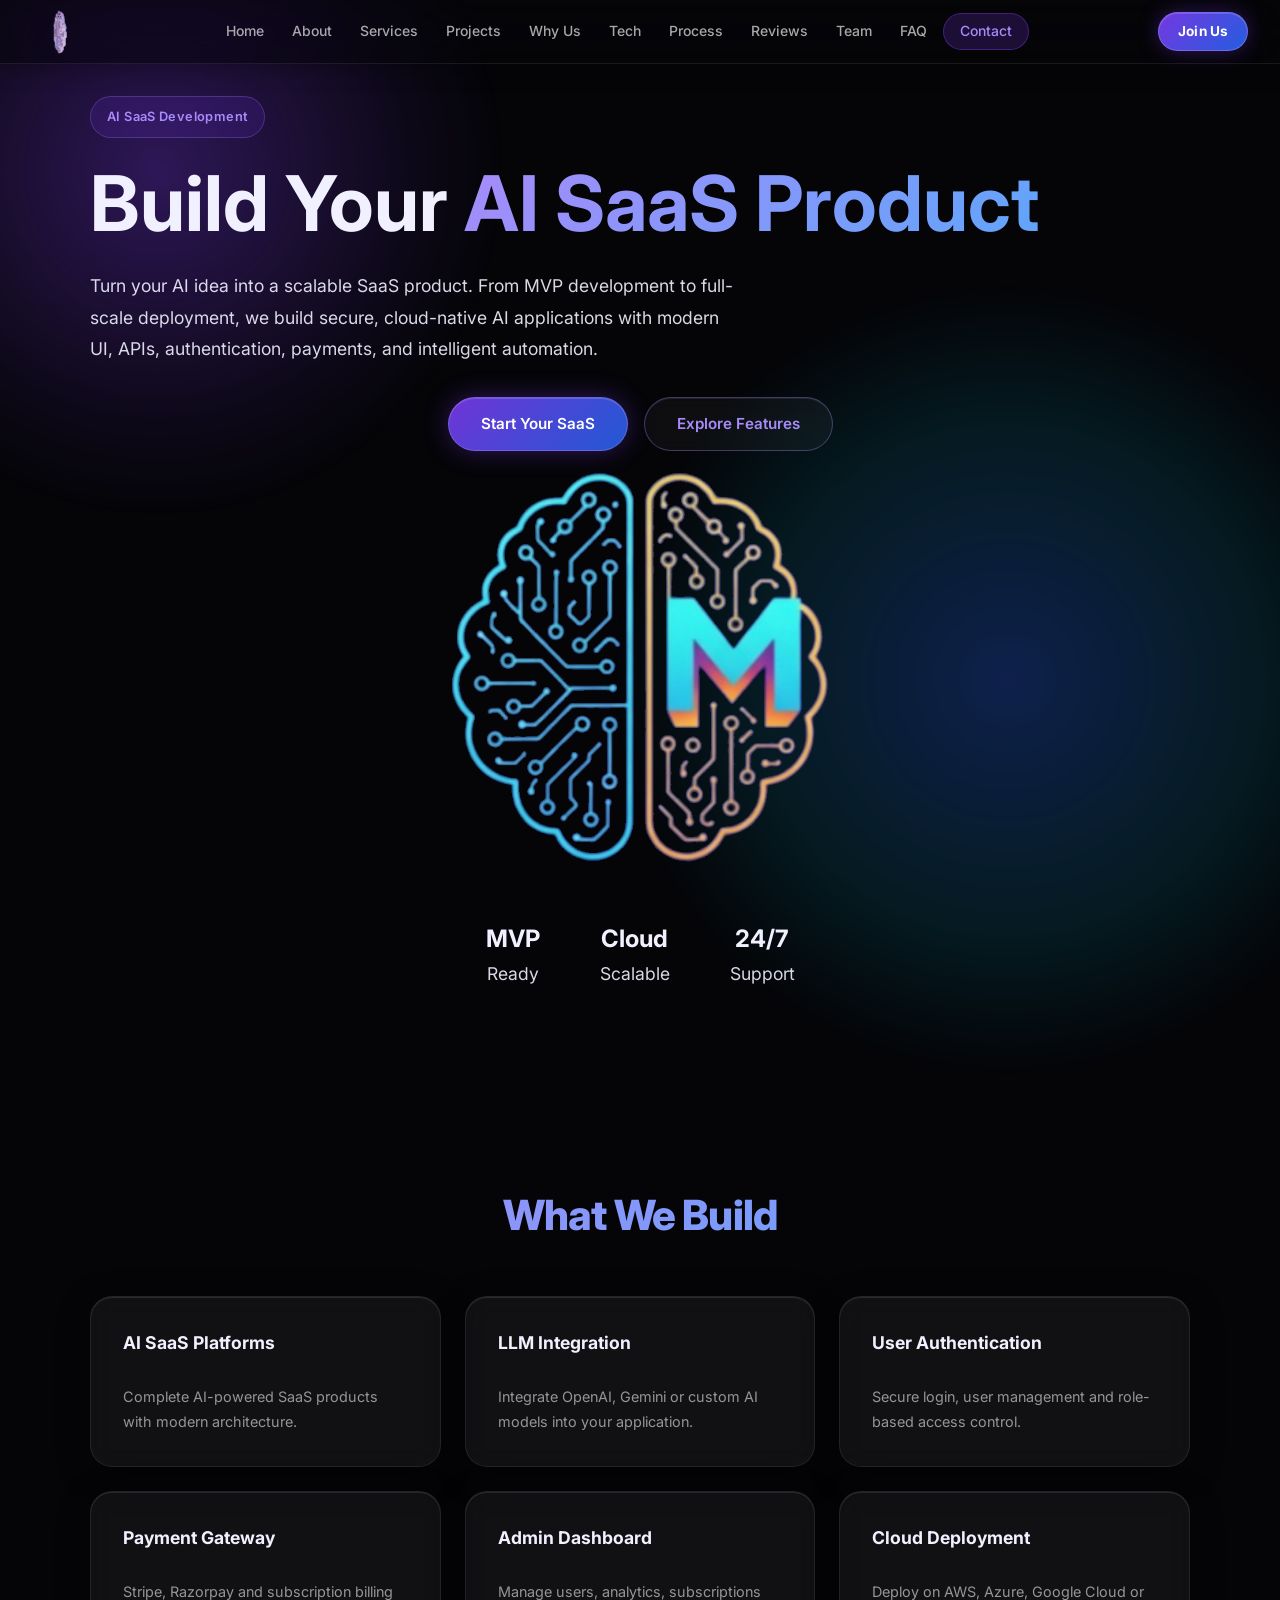
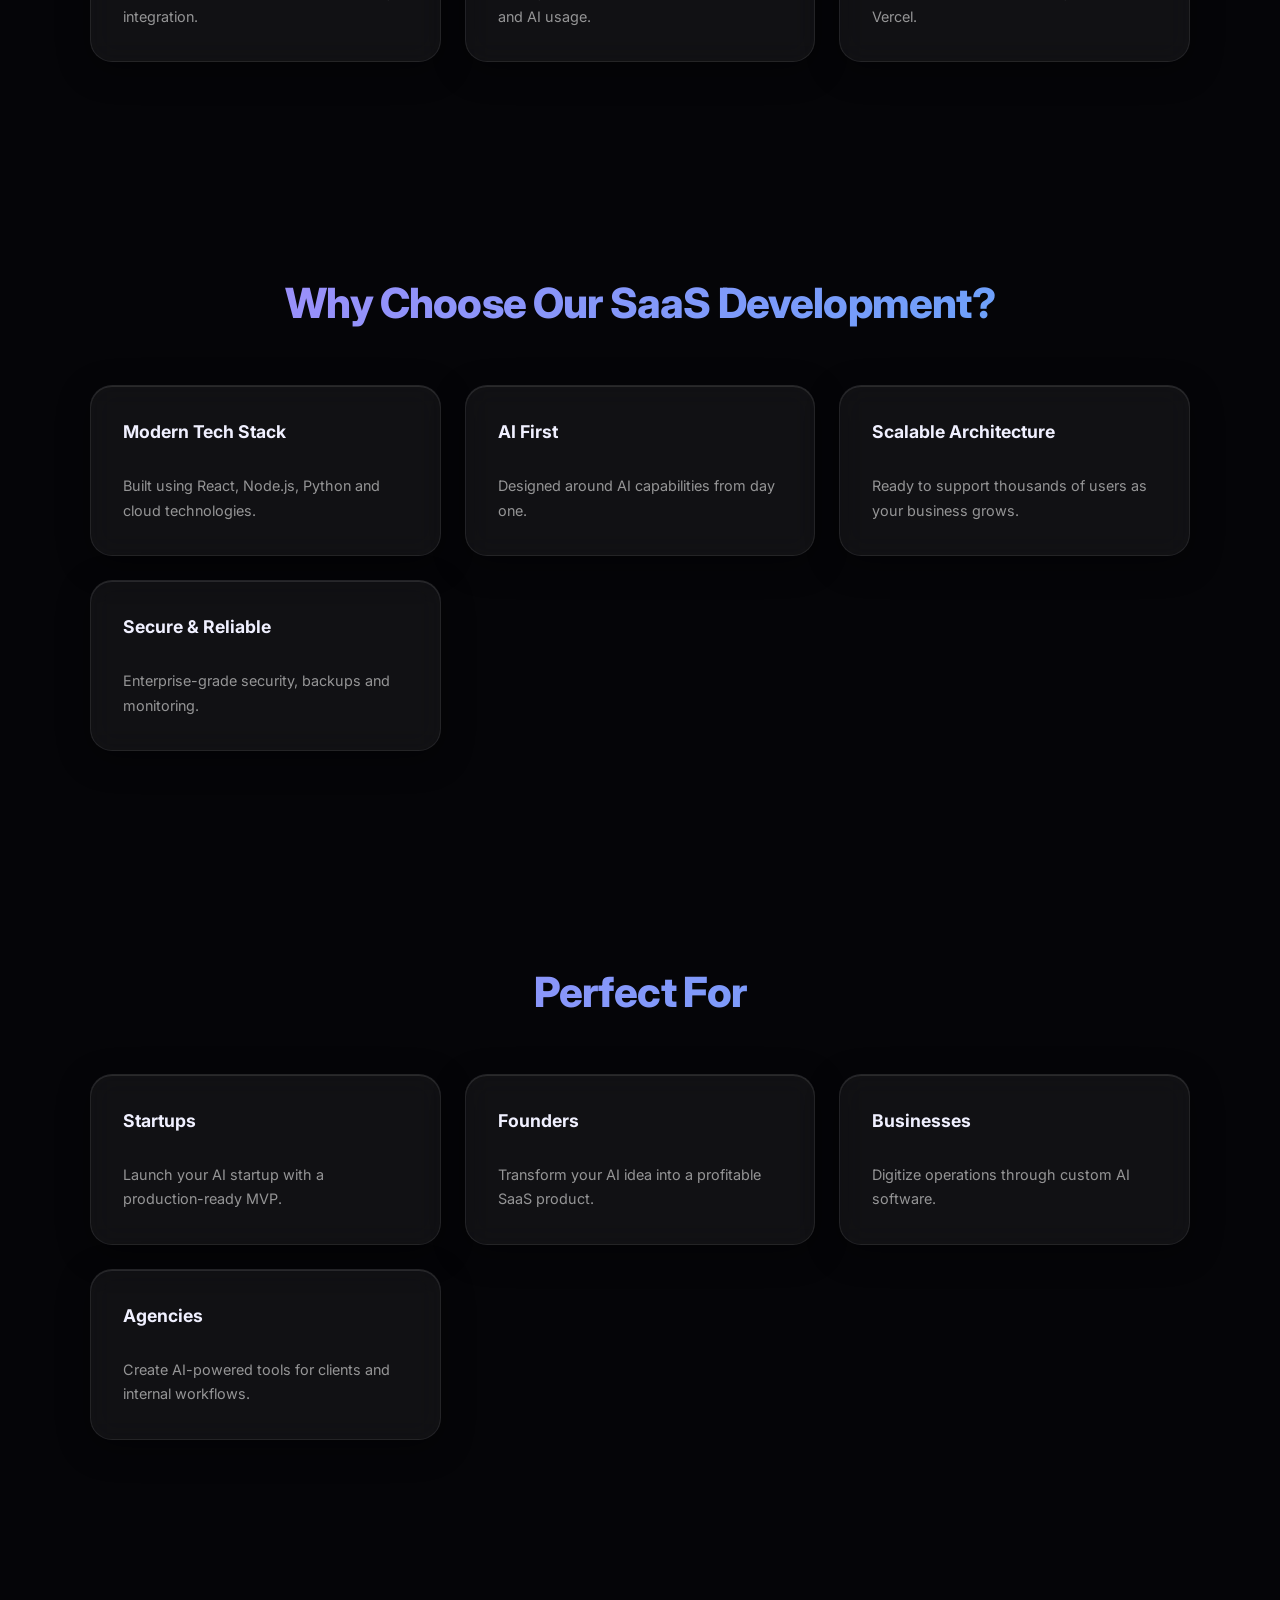
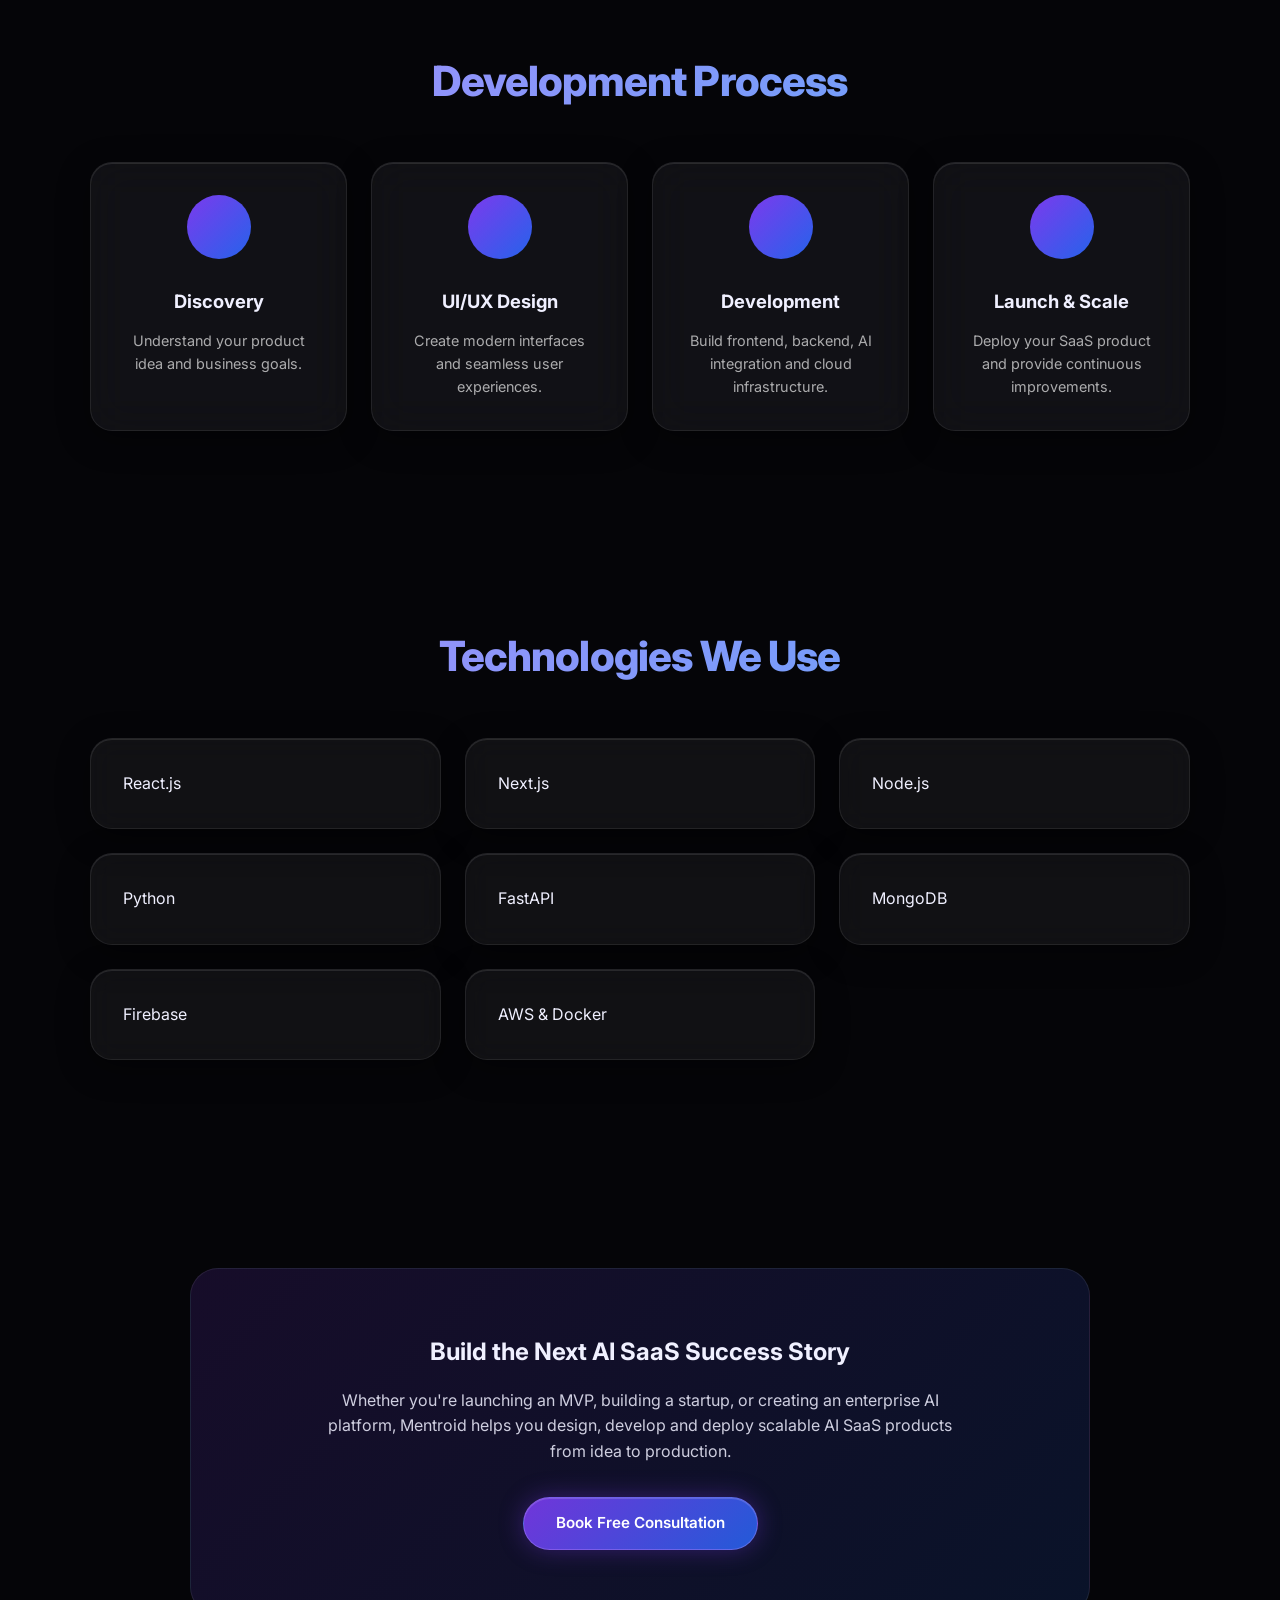
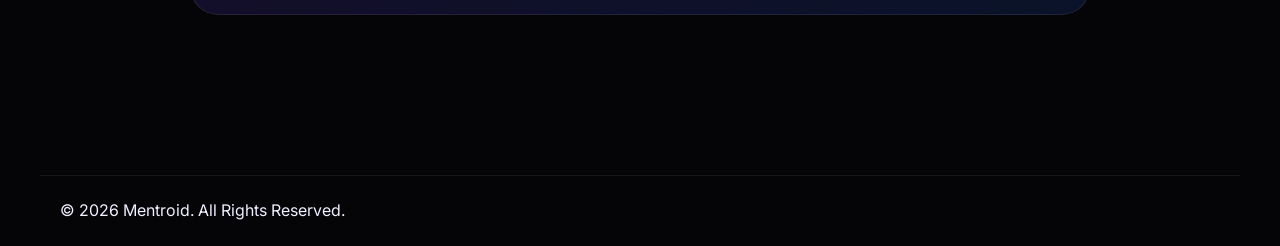
<file: services/ai-saas-development.html>
<!DOCTYPE html>
<html lang="en">
<head>
<meta charset="UTF-8">
<meta name="viewport" content="width=device-width, initial-scale=1.0">
<title>AI SaaS Development | Mentroid</title>
<link href="https://fonts.googleapis.com/css2?family=Inter:wght@300;400;500;600;700;800&display=swap" rel="stylesheet">
<link rel="stylesheet" href="../style.css">
<link rel="stylesheet" href="service.css">
</head>
<body>

<canvas id="bgCanvas"></canvas>

<!-- ================= NAVBAR ================= -->

  <nav>
    <a href="../index.html#hero" class="nav-logo" aria-label="Mentroid — Home">
      <span class="nav-logo-scene">
        <span class="nav-logo-tilt">
          <span class="nav-logo-glow" aria-hidden="true"></span>
          <span class="nav-logo-shine" aria-hidden="true"></span>
          <span class="nav-logo-inner">
            <video
              class="nav-logo-video"
              src="../assets/Mentroid-LOGO.webm"
              type="video/webm"
              width="52"
              height="52"
              autoplay
              muted
              loop
              playsinline
              preload="auto"
              aria-hidden="true"
            ></video>
          </span>
        </span>
      </span>
    </a>

    <div class="nav-links">
      <a href="../index.html#hero">Home</a>
      <a href="../index.html#about">About</a>
      <a href="../index.html#services">Services</a>
      <a href="../index.html#projects">Projects</a>
      <a href="../index.html#why-us">Why Us</a>
      <a href="../index.html#tech">Tech</a>
      <a href="../index.html#process">Process</a>
      <a href="../index.html#testimonials">Reviews</a>
      <a href="../index.html#team">Team</a>
      <a href="../index.html#faq">FAQ</a>
      <a href="../index.html#contact" class="nav-cta">Contact</a>
    </div>

    <div class="nav-right">
      <a href="../index.html#contact" class="nav-join">Join Us</a>
      <button class="nav-hamburger" aria-label="Toggle menu" aria-expanded="false">
      </button>
    </div>
  </nav>



<!-- ================= HERO ================= -->

<section class="service-hero section">
<div class="container hero-grid">

<div class="container">

<div class="hero-content">

<span class="hero-badge">AI SaaS Development</span>

<h1>
Build Your
<span class="grad-text">AI SaaS Product</span>
</h1>

<p>
Turn your AI idea into a scalable SaaS product. From MVP development to full-scale deployment, we build secure, cloud-native AI applications with modern UI, APIs, authentication, payments, and intelligent automation.
</p>

<div class="hero-btns">

<a href="../index.html#contact" class="btn-primary">
Start Your SaaS
</a>

<a href="#features" class="btn-outline">
Explore Features
</a>

</div>

</div>

<div class="hero-right">

<img
src="../assets/mentroid-hero-logo.png"
alt="Mentroid"
class="hero-image">

</div>

</div>

<div class="container">

<div class="hero-stats">

<div>
<h2>MVP</h2>
<p>Ready</p>
</div>

<div>
<h2>Cloud</h2>
<p>Scalable</p>
</div>

<div>
<h2>24/7</h2>
<p>Support</p>
</div>

</div>

</div>

</div>
</section>

<!-- ================= FEATURES ================= -->

<section class="section" id="features">

<div class="container">

<h2 class="section-title">
What We Build
</h2>

<div class="svc-grid">

<div class="svc-card">
<h3>AI SaaS Platforms</h3>
<p>Complete AI-powered SaaS products with modern architecture.</p>
</div>

<div class="svc-card">
<h3>LLM Integration</h3>
<p>Integrate OpenAI, Gemini or custom AI models into your application.</p>
</div>

<div class="svc-card">
<h3>User Authentication</h3>
<p>Secure login, user management and role-based access control.</p>
</div>

<div class="svc-card">
<h3>Payment Gateway</h3>
<p>Stripe, Razorpay and subscription billing integration.</p>
</div>

<div class="svc-card">
<h3>Admin Dashboard</h3>
<p>Manage users, analytics, subscriptions and AI usage.</p>
</div>

<div class="svc-card">
<h3>Cloud Deployment</h3>
<p>Deploy on AWS, Azure, Google Cloud or Vercel.</p>
</div>

</div>

</div>

</section>

<!-- ================= BENEFITS ================= -->

<section class="section">

<div class="container">

<h2 class="section-title">
Why Choose Our SaaS Development?
</h2>

<div class="svc-grid">

<div class="svc-card">
<h3>Modern Tech Stack</h3>
<p>Built using React, Node.js, Python and cloud technologies.</p>
</div>

<div class="svc-card">
<h3>AI First</h3>
<p>Designed around AI capabilities from day one.</p>
</div>

<div class="svc-card">
<h3>Scalable Architecture</h3>
<p>Ready to support thousands of users as your business grows.</p>
</div>

<div class="svc-card">
<h3>Secure & Reliable</h3>
<p>Enterprise-grade security, backups and monitoring.</p>
</div>

</div>

</div>

</section>

<!-- ================= IDEAL FOR ================= -->

<section class="section">

<div class="container">

<h2 class="section-title">
Perfect For
</h2>

<div class="svc-grid">

<div class="svc-card">
<h3>Startups</h3>
<p>Launch your AI startup with a production-ready MVP.</p>
</div>

<div class="svc-card">
<h3>Founders</h3>
<p>Transform your AI idea into a profitable SaaS product.</p>
</div>

<div class="svc-card">
<h3>Businesses</h3>
<p>Digitize operations through custom AI software.</p>
</div>

<div class="svc-card">
<h3>Agencies</h3>
<p>Create AI-powered tools for clients and internal workflows.</p>
</div>

</div>

</div>

</section>

<!-- ================= DEVELOPMENT PROCESS ================= -->

<section class="section">

<div class="container">

<h2 class="section-title">
Development Process
</h2>

<div class="process-steps">

<div class="step-card">
<div class="step-num">1</div>
<h3>Discovery</h3>
<p>Understand your product idea and business goals.</p>
</div>

<div class="step-card">
<div class="step-num">2</div>
<h3>UI/UX Design</h3>
<p>Create modern interfaces and seamless user experiences.</p>
</div>

<div class="step-card">
<div class="step-num">3</div>
<h3>Development</h3>
<p>Build frontend, backend, AI integration and cloud infrastructure.</p>
</div>

<div class="step-card">
<div class="step-num">4</div>
<h3>Launch & Scale</h3>
<p>Deploy your SaaS product and provide continuous improvements.</p>
</div>

</div>

</div>

</section>

<!-- ================= TECHNOLOGIES ================= -->

<section class="section">

<div class="container">

<h2 class="section-title">
Technologies We Use
</h2>

<div class="svc-grid">

<div class="svc-card">React.js</div>
<div class="svc-card">Next.js</div>
<div class="svc-card">Node.js</div>
<div class="svc-card">Python</div>
<div class="svc-card">FastAPI</div>
<div class="svc-card">MongoDB</div>
<div class="svc-card">Firebase</div>
<div class="svc-card">AWS & Docker</div>

</div>

</div>

</section>

<!-- ================= CTA ================= -->

<section class="section">

<div class="container cta-box">

<h2>
Build the Next AI SaaS Success Story
</h2>

<p>

Whether you're launching an MVP, building a startup, or creating an enterprise AI platform, Mentroid helps you design, develop and deploy scalable AI SaaS products from idea to production.

</p>

<a href="../index.html#contact"
class="btn-primary">
Book Free Consultation
</a>

</div>

</section>
<!-- ================= FOOTER ================= -->

<footer><div class="footer-bottom">© 2026 Mentroid. All Rights Reserved.</div></footer>

</body>
<script src="../script.js"></script>
<script src="service.js"></script>
</html>
</file>
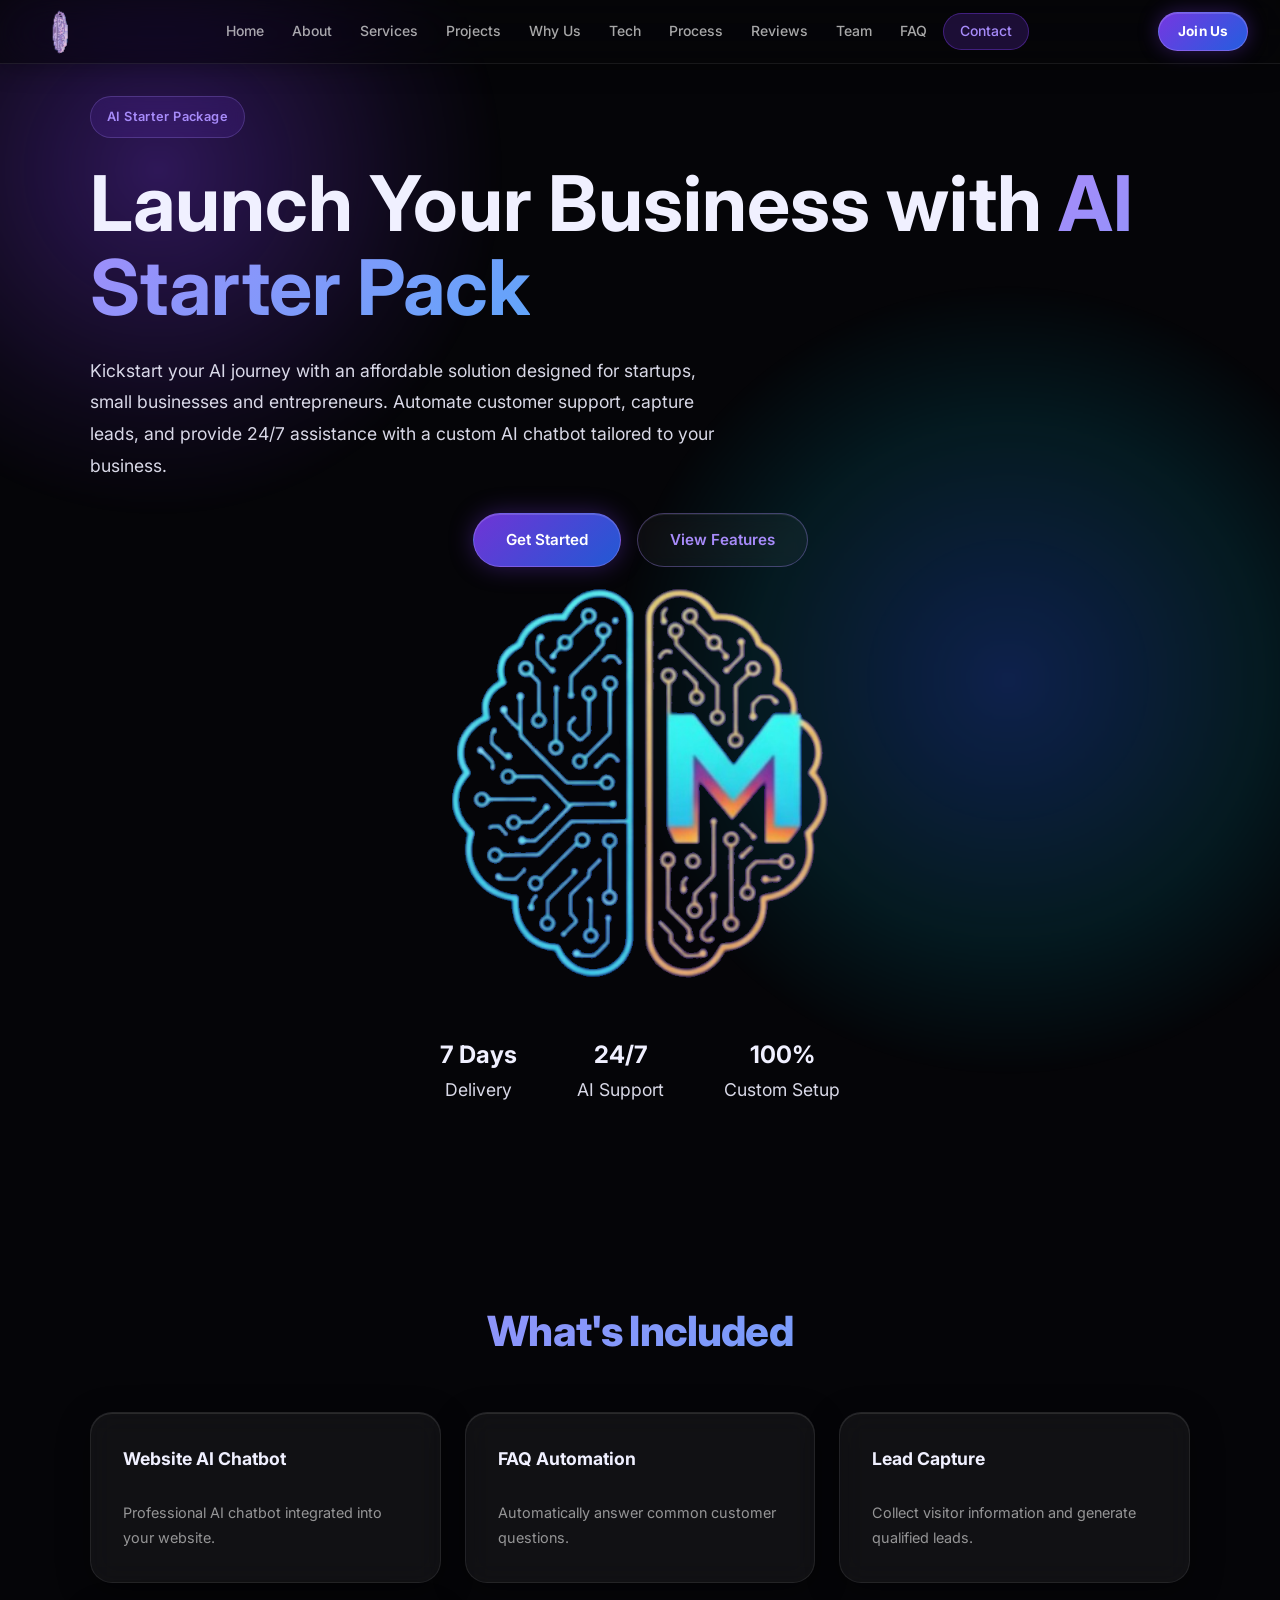
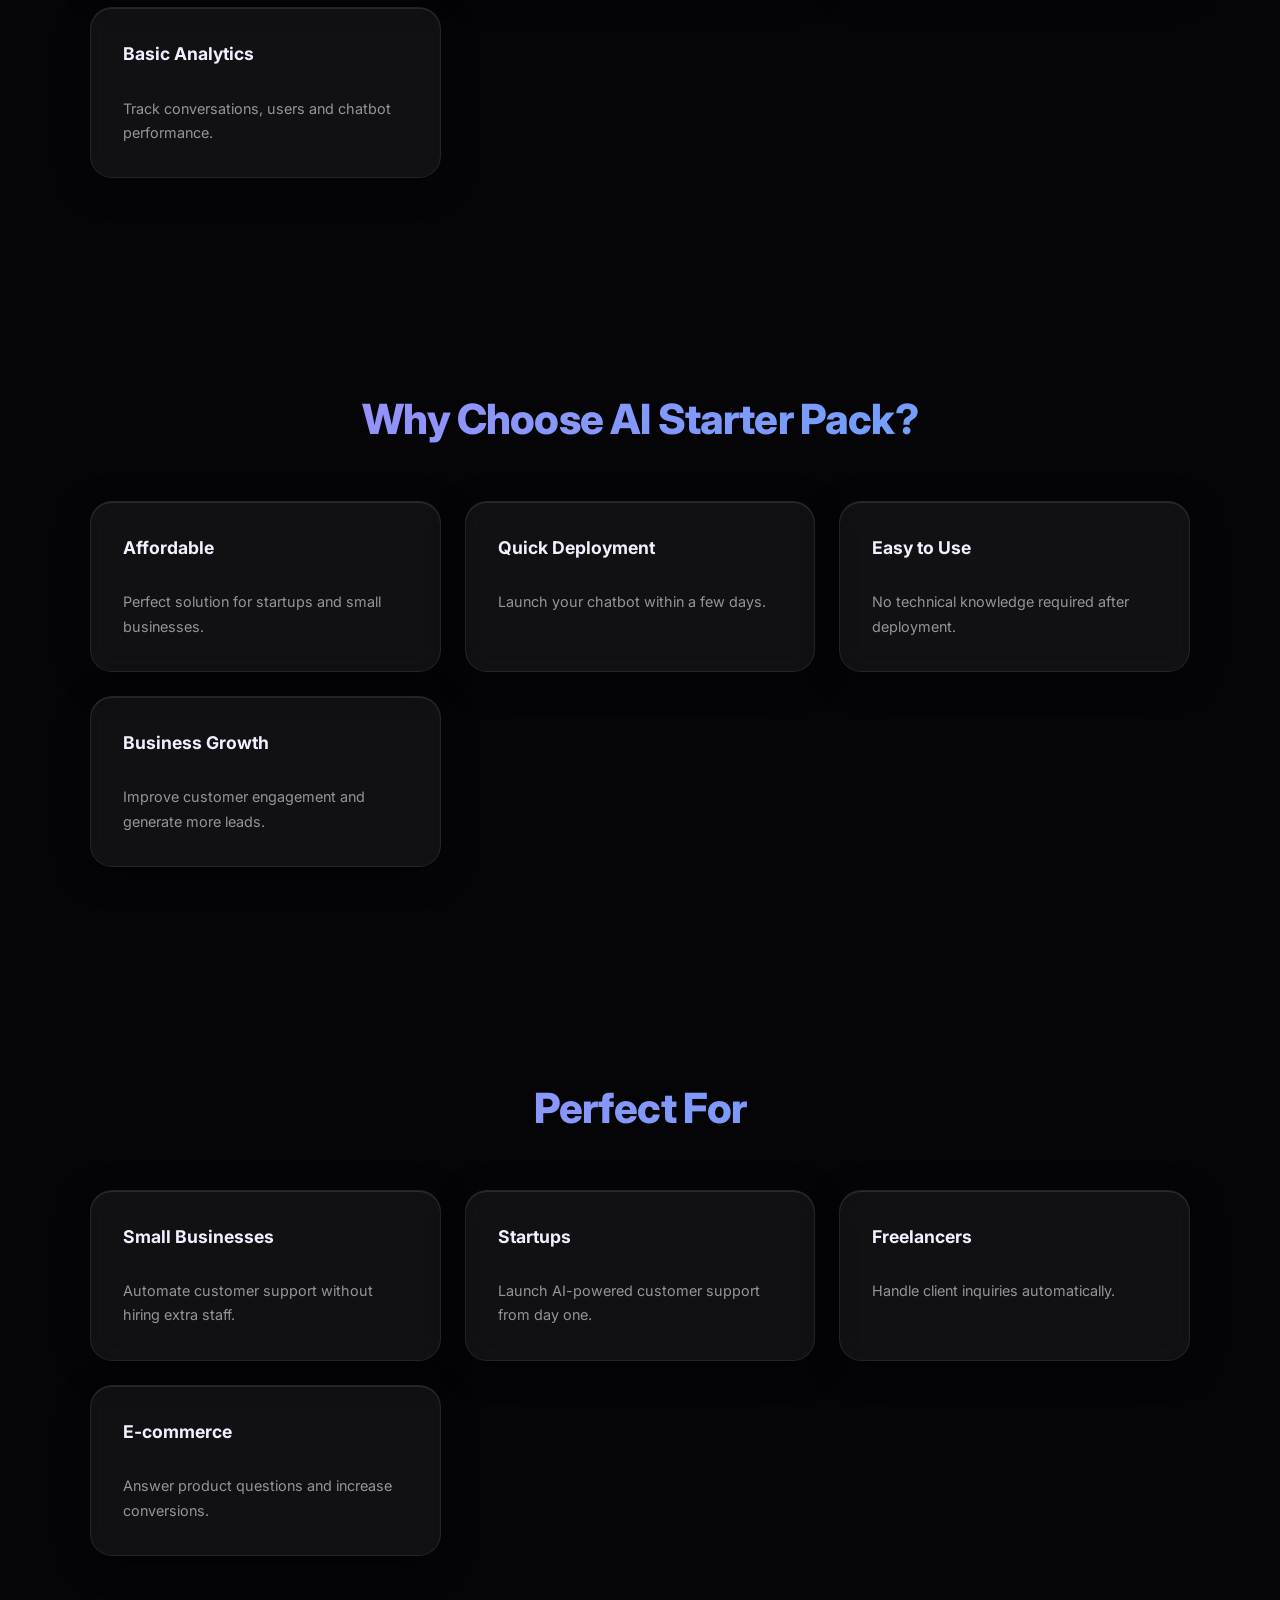
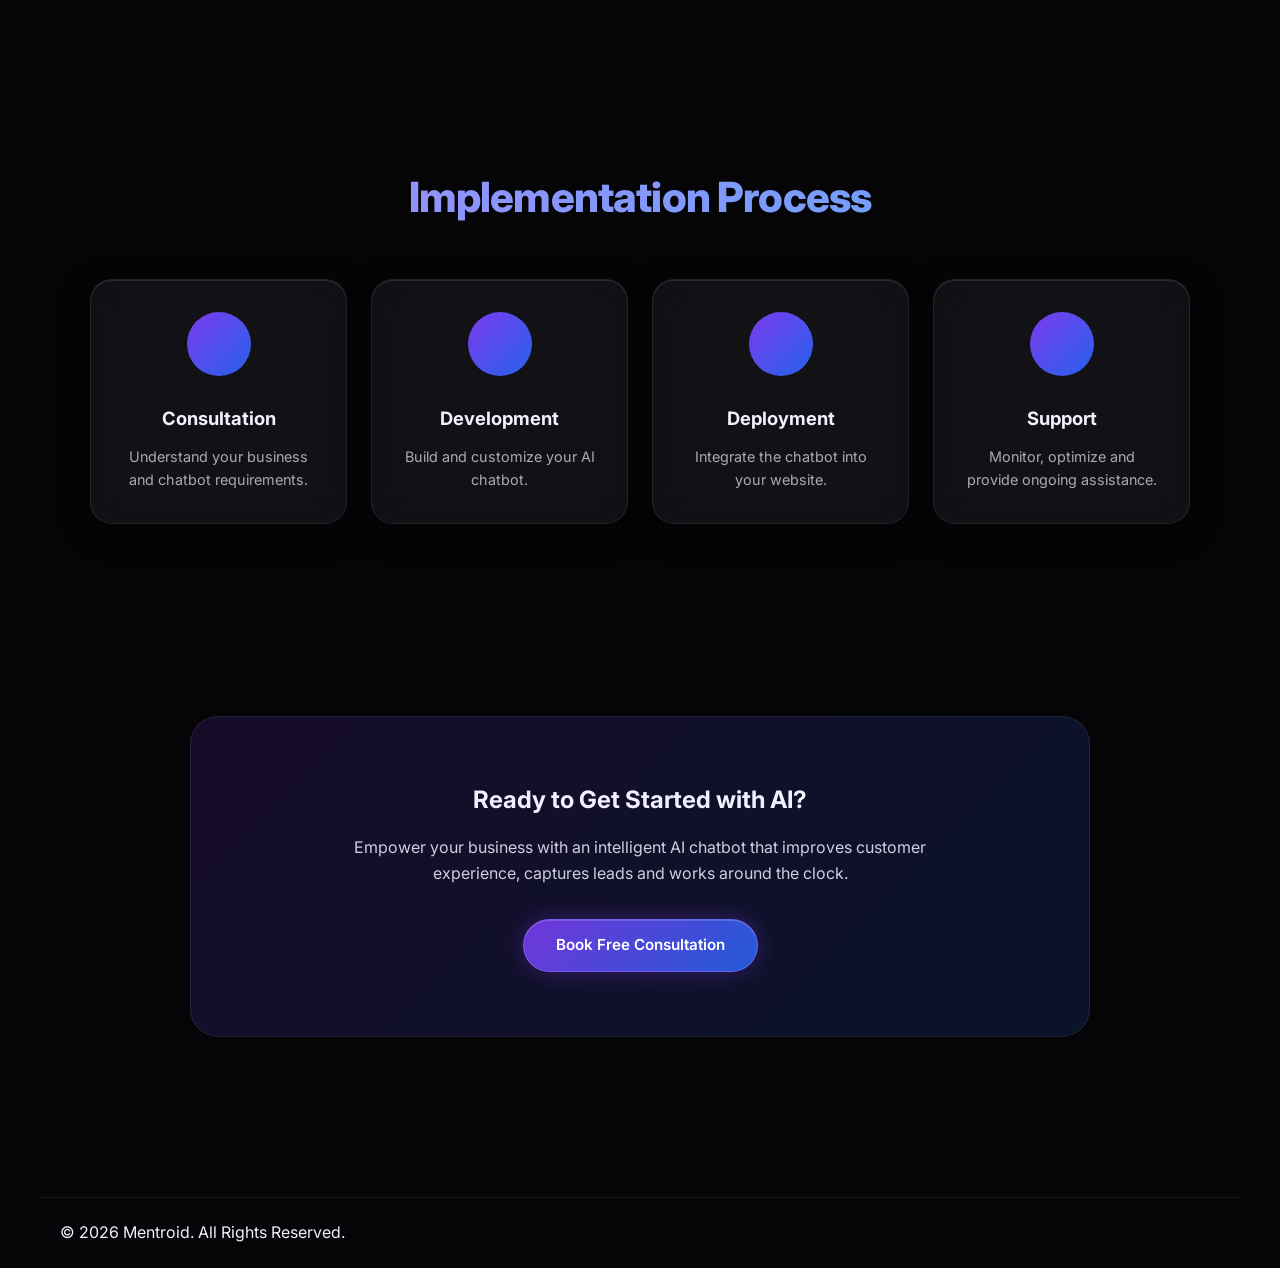
<file: services/ai-starter-pack.html>
<!DOCTYPE html>
<html lang="en">
<head>
<meta charset="UTF-8">
<meta name="viewport" content="width=device-width, initial-scale=1.0">
<title>AI Starter Pack | Mentroid</title>
<link href="https://fonts.googleapis.com/css2?family=Inter:wght@300;400;500;600;700;800&display=swap" rel="stylesheet">
<link rel="stylesheet" href="../style.css">
<link rel="stylesheet" href="service.css">
</head>
<body>

<canvas id="bgCanvas"></canvas>

<!-- ================= NAVBAR ================= -->

  <nav>
    <a href="../index.html#hero" class="nav-logo" aria-label="Mentroid — Home">
      <span class="nav-logo-scene">
        <span class="nav-logo-tilt">
          <span class="nav-logo-glow" aria-hidden="true"></span>
          <span class="nav-logo-shine" aria-hidden="true"></span>
          <span class="nav-logo-inner">
            <video
              class="nav-logo-video"
              src="../assets/Mentroid-LOGO.webm"
              type="video/webm"
              width="52"
              height="52"
              autoplay
              muted
              loop
              playsinline
              preload="auto"
              aria-hidden="true"
            ></video>
          </span>
        </span>
      </span>
    </a>

    <div class="nav-links">
      <a href="../index.html#hero">Home</a>
      <a href="../index.html#about">About</a>
      <a href="../index.html#services">Services</a>
      <a href="../index.html#projects">Projects</a>
      <a href="../index.html#why-us">Why Us</a>
      <a href="../index.html#tech">Tech</a>
      <a href="../index.html#process">Process</a>
      <a href="../index.html#testimonials">Reviews</a>
      <a href="../index.html#team">Team</a>
      <a href="../index.html#faq">FAQ</a>
      <a href="../index.html#contact" class="nav-cta">Contact</a>
    </div>

    <div class="nav-right">
      <a href="../index.html#contact" class="nav-join">Join Us</a>
      <button class="nav-hamburger" aria-label="Toggle menu" aria-expanded="false">
      </button>
    </div>
  </nav>




<!-- ================= HERO ================= -->

<section class="service-hero section">
<div class="container hero-grid">

<div class="container">

<div class="hero-content">

<span class="hero-badge">AI Starter Package</span>

<h1>
Launch Your Business with
<span class="grad-text">AI Starter Pack</span>
</h1>

<p>
Kickstart your AI journey with an affordable solution designed for startups,
small businesses and entrepreneurs. Automate customer support, capture leads,
and provide 24/7 assistance with a custom AI chatbot tailored to your business.
</p>

<div class="hero-btns">
<a href="../index.html#contact" class="btn-primary">
Get Started
</a>

<a href="#features" class="btn-outline">
View Features
</a>
</div>

</div>

<div class="hero-right">
<img src="../assets/mentroid-hero-logo.png"
alt="Mentroid"
class="hero-image">
</div>

</div>

<div class="container">
<div class="hero-stats">

<div>
<h2>7 Days</h2>
<p>Delivery</p>
</div>

<div>
<h2>24/7</h2>
<p>AI Support</p>
</div>

<div>
<h2>100%</h2>
<p>Custom Setup</p>
</div>

</div>
</div>

</div>
</section>

<!-- ================= FEATURES ================= -->

<section class="section" id="features">

<div class="container">

<h2 class="section-title">
What's Included
</h2>

<div class="svc-grid">

<div class="svc-card">
<h3>Website AI Chatbot</h3>
<p>Professional AI chatbot integrated into your website.</p>
</div>

<div class="svc-card">
<h3>FAQ Automation</h3>
<p>Automatically answer common customer questions.</p>
</div>

<div class="svc-card">
<h3>Lead Capture</h3>
<p>Collect visitor information and generate qualified leads.</p>
</div>

<div class="svc-card">
<h3>Basic Analytics</h3>
<p>Track conversations, users and chatbot performance.</p>
</div>

</div>

</div>

</section>

<!-- ================= BENEFITS ================= -->

<section class="section">

<div class="container">

<h2 class="section-title">
Why Choose AI Starter Pack?
</h2>

<div class="svc-grid">

<div class="svc-card">
<h3>Affordable</h3>
<p>Perfect solution for startups and small businesses.</p>
</div>

<div class="svc-card">
<h3>Quick Deployment</h3>
<p>Launch your chatbot within a few days.</p>
</div>

<div class="svc-card">
<h3>Easy to Use</h3>
<p>No technical knowledge required after deployment.</p>
</div>

<div class="svc-card">
<h3>Business Growth</h3>
<p>Improve customer engagement and generate more leads.</p>
</div>

</div>

</div>

</section>

<!-- ================= IDEAL FOR ================= -->

<section class="section">

<div class="container">

<h2 class="section-title">
Perfect For
</h2>

<div class="svc-grid">

<div class="svc-card">
<h3>Small Businesses</h3>
<p>Automate customer support without hiring extra staff.</p>
</div>

<div class="svc-card">
<h3>Startups</h3>
<p>Launch AI-powered customer support from day one.</p>
</div>

<div class="svc-card">
<h3>Freelancers</h3>
<p>Handle client inquiries automatically.</p>
</div>

<div class="svc-card">
<h3>E-commerce</h3>
<p>Answer product questions and increase conversions.</p>
</div>

</div>

</div>

</section>

<!-- ================= PROCESS ================= -->

<section class="section">

<div class="container">

<h2 class="section-title">
Implementation Process
</h2>

<div class="process-steps">

<div class="step-card">
<div class="step-num">1</div>
<h3>Consultation</h3>
<p>Understand your business and chatbot requirements.</p>
</div>

<div class="step-card">
<div class="step-num">2</div>
<h3>Development</h3>
<p>Build and customize your AI chatbot.</p>
</div>

<div class="step-card">
<div class="step-num">3</div>
<h3>Deployment</h3>
<p>Integrate the chatbot into your website.</p>
</div>

<div class="step-card">
<div class="step-num">4</div>
<h3>Support</h3>
<p>Monitor, optimize and provide ongoing assistance.</p>
</div>

</div>

</div>

</section>

<!-- ================= CTA ================= -->

<section class="section">

<div class="container cta-box">

<h2>
Ready to Get Started with AI?
</h2>

<p>
Empower your business with an intelligent AI chatbot that improves customer
experience, captures leads and works around the clock.
</p>

<a href="../index.html#contact" class="btn-primary">
Book Free Consultation
</a>

</div>

</section>

<!-- ================= FOOTER ================= -->

<footer><div class="footer-bottom">© 2026 Mentroid. All Rights Reserved.</div></footer>


</body>


<script src="../script.js"></script>
<script src="service.js"></script>
</html>
</file>
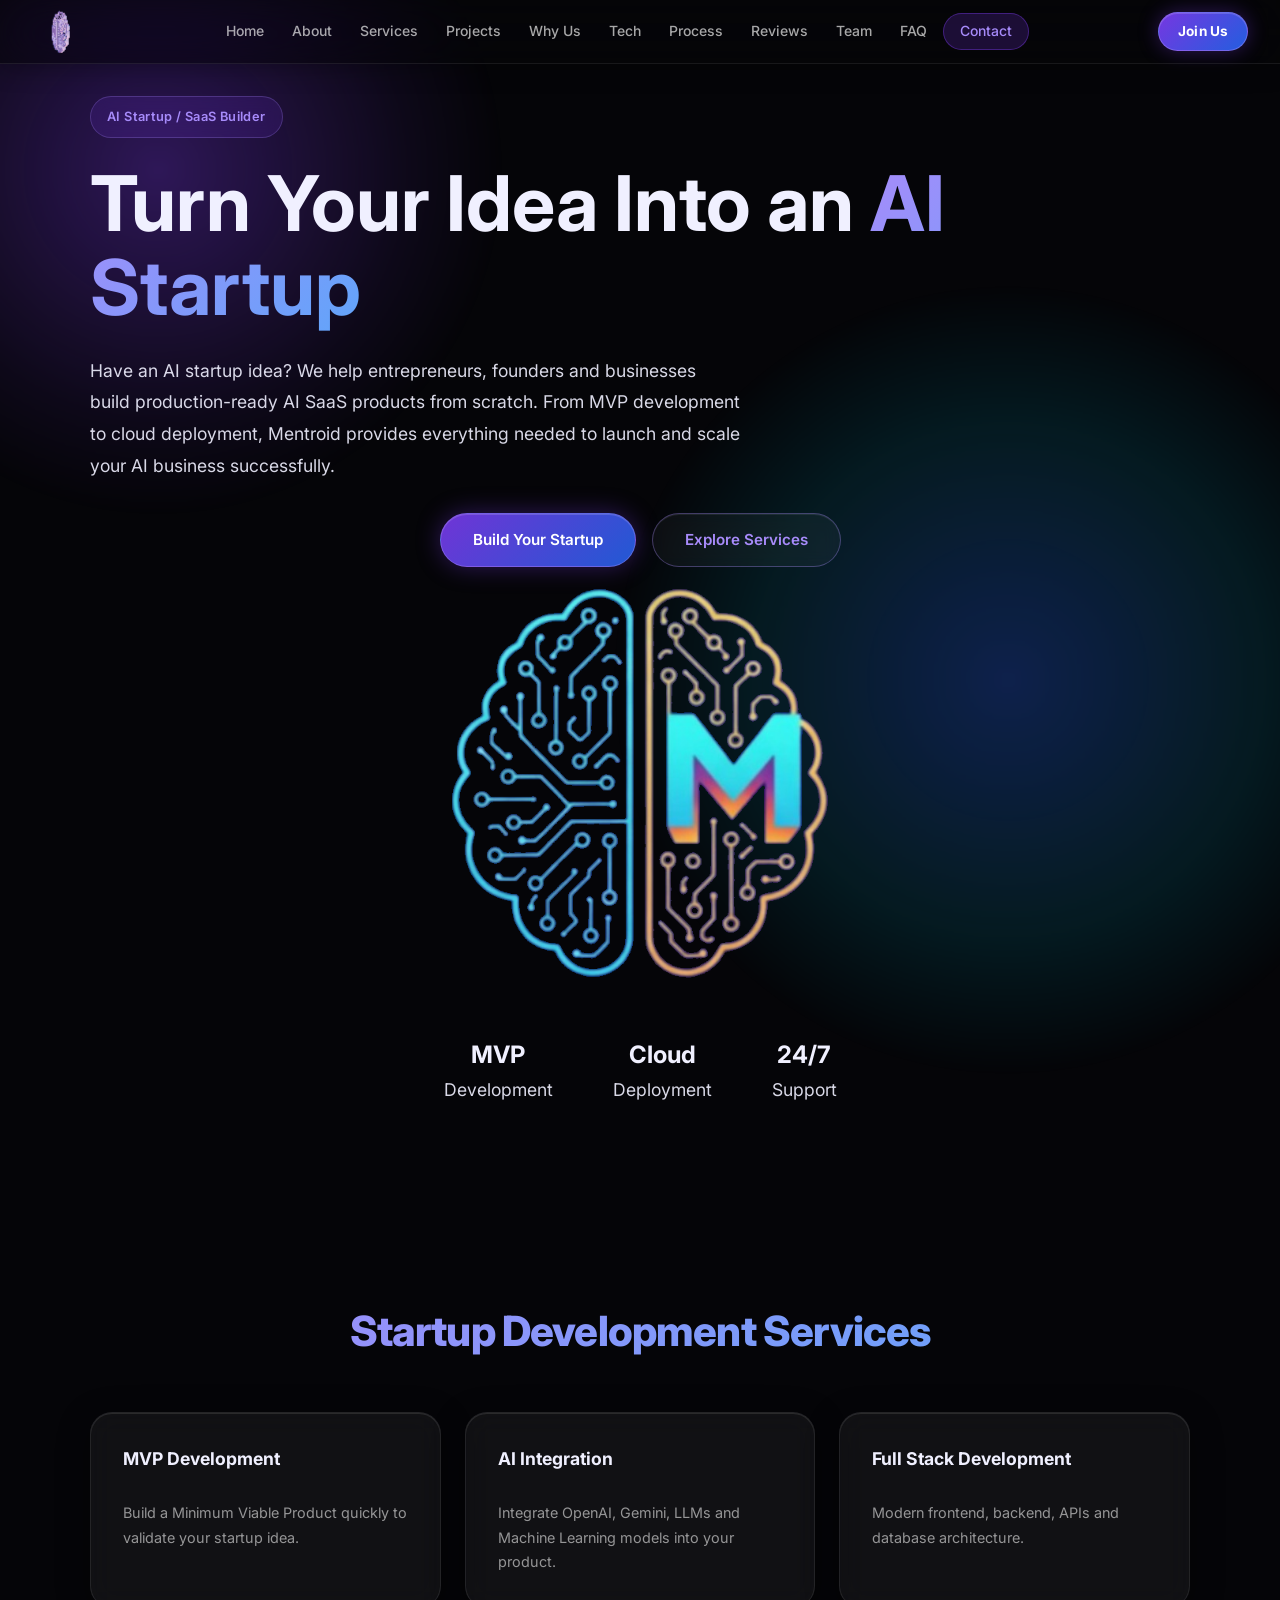
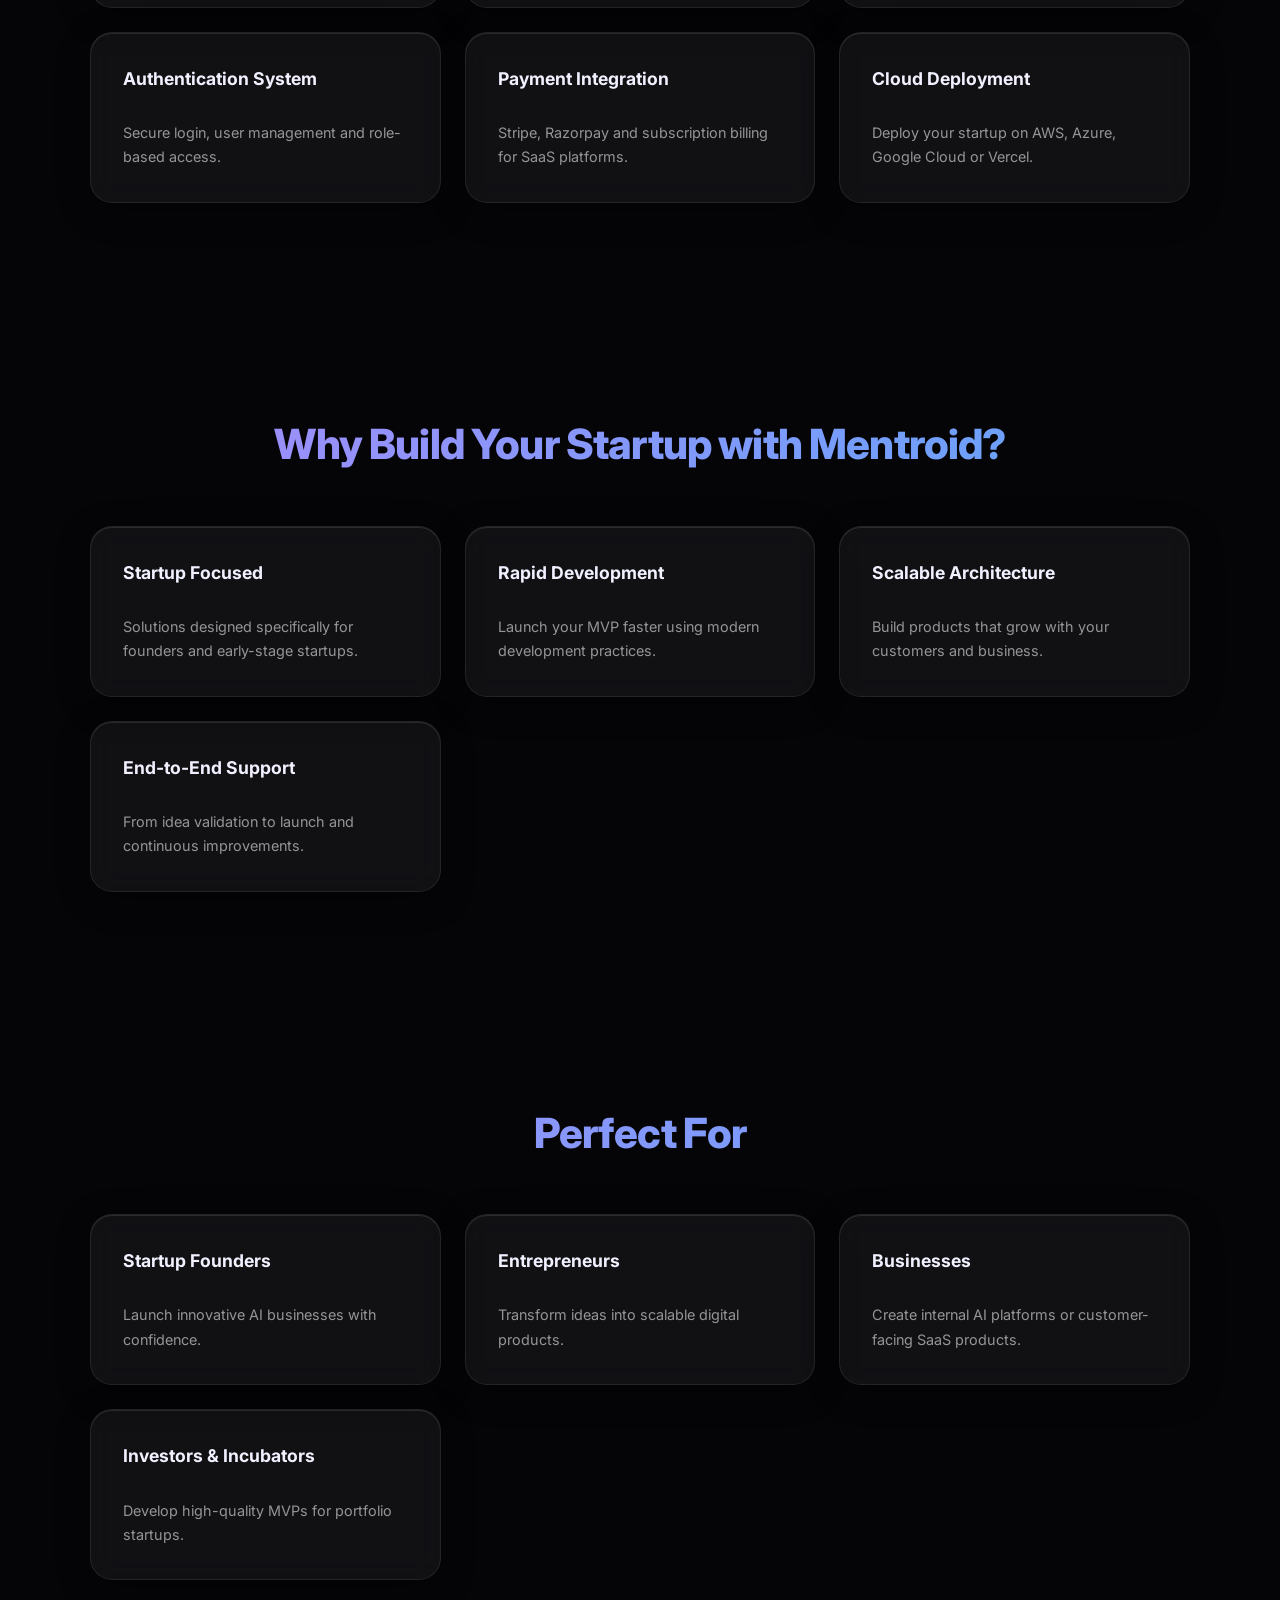
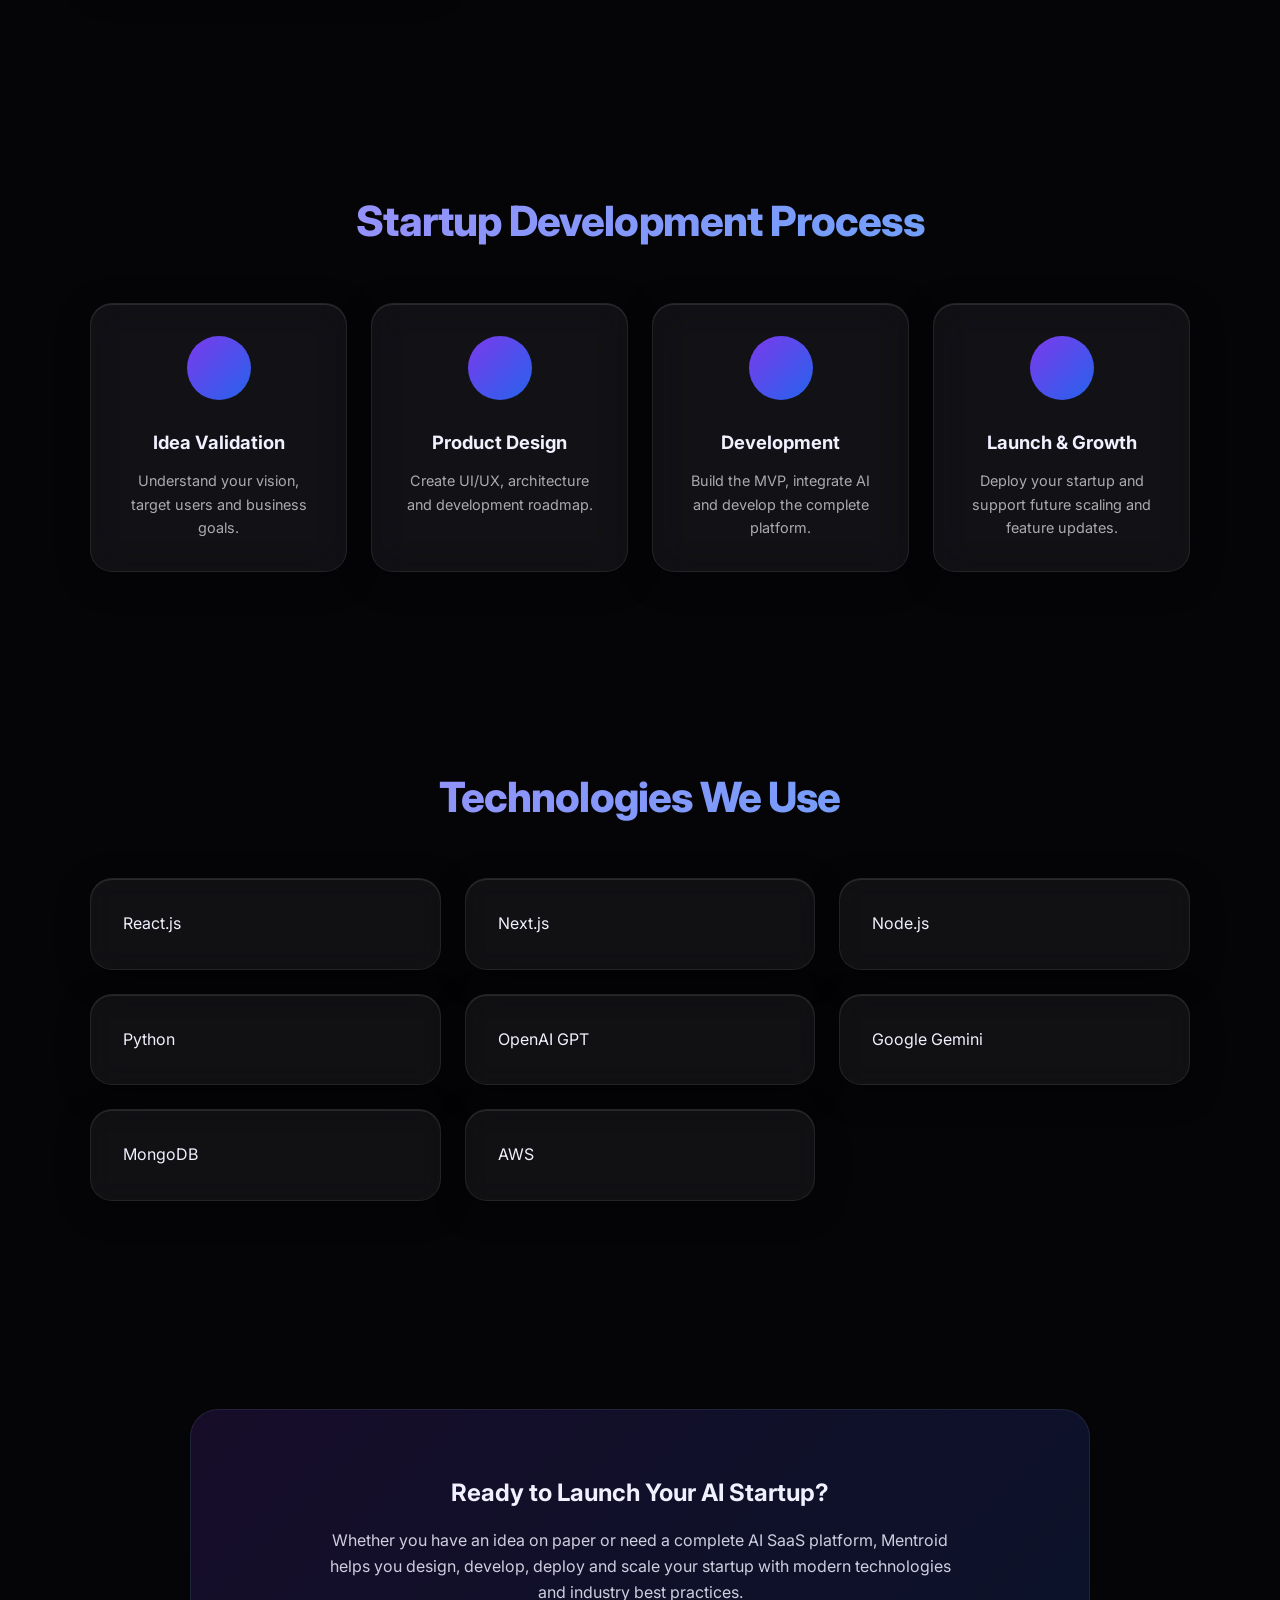
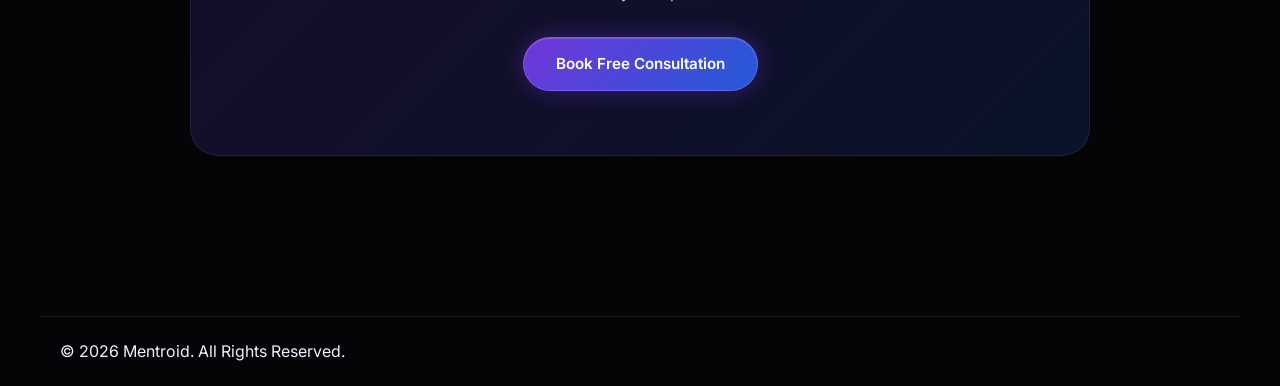
<file: services/ai-startup-builder.html>
<!DOCTYPE html>
<html lang="en">
<head>
<meta charset="UTF-8">
<meta name="viewport" content="width=device-width, initial-scale=1.0">
<title>AI Startup / SaaS Builder | Mentroid</title>
<link href="https://fonts.googleapis.com/css2?family=Inter:wght@300;400;500;600;700;800&display=swap" rel="stylesheet">
<link rel="stylesheet" href="../style.css">
<link rel="stylesheet" href="service.css">
</head>
<body>

<canvas id="bgCanvas"></canvas>

<!-- ================= NAVBAR ================= -->

  <nav>
    <a href="../index.html#hero" class="nav-logo" aria-label="Mentroid — Home">
      <span class="nav-logo-scene">
        <span class="nav-logo-tilt">
          <span class="nav-logo-glow" aria-hidden="true"></span>
          <span class="nav-logo-shine" aria-hidden="true"></span>
          <span class="nav-logo-inner">
            <video
              class="nav-logo-video"
              src="../assets/Mentroid-LOGO.webm"
              type="video/webm"
              width="52"
              height="52"
              autoplay
              muted
              loop
              playsinline
              preload="auto"
              aria-hidden="true"
            ></video>
          </span>
        </span>
      </span>
    </a>

    <div class="nav-links">
      <a href="../index.html#hero">Home</a>
      <a href="../index.html#about">About</a>
      <a href="../index.html#services">Services</a>
      <a href="../index.html#projects">Projects</a>
      <a href="../index.html#why-us">Why Us</a>
      <a href="../index.html#tech">Tech</a>
      <a href="../index.html#process">Process</a>
      <a href="../index.html#testimonials">Reviews</a>
      <a href="../index.html#team">Team</a>
      <a href="../index.html#faq">FAQ</a>
      <a href="../index.html#contact" class="nav-cta">Contact</a>
    </div>

    <div class="nav-right">
      <a href="../index.html#contact" class="nav-join">Join Us</a>
      <button class="nav-hamburger" aria-label="Toggle menu" aria-expanded="false">
      </button>
    </div>
  </nav>


<!-- ================= HERO ================= -->

<section class="service-hero section">
<div class="container hero-grid">

<div class="container">

<div class="hero-content">

<span class="hero-badge">AI Startup / SaaS Builder</span>

<h1>
Turn Your Idea Into an
<span class="grad-text">AI Startup</span>
</h1>

<p>
Have an AI startup idea? We help entrepreneurs, founders and businesses build
production-ready AI SaaS products from scratch. From MVP development to cloud
deployment, Mentroid provides everything needed to launch and scale your AI
business successfully.
</p>

<div class="hero-btns">

<a href="../index.html#contact" class="btn-primary">
Build Your Startup
</a>

<a href="#features" class="btn-outline">
Explore Services
</a>

</div>

</div>

<div class="hero-right">

<img
src="../assets/mentroid-hero-logo.png"
alt="Mentroid"
class="hero-image">

</div>

</div>

<div class="container">

<div class="hero-stats">

<div>
<h2>MVP</h2>
<p>Development</p>
</div>

<div>
<h2>Cloud</h2>
<p>Deployment</p>
</div>

<div>
<h2>24/7</h2>
<p>Support</p>
</div>

</div>

</div>

</div>
</section>

<!-- ================= FEATURES ================= -->

<section class="section" id="features">

<div class="container">

<h2 class="section-title">
Startup Development Services
</h2>

<div class="svc-grid">

<div class="svc-card">
<h3>MVP Development</h3>
<p>Build a Minimum Viable Product quickly to validate your startup idea.</p>
</div>

<div class="svc-card">
<h3>AI Integration</h3>
<p>Integrate OpenAI, Gemini, LLMs and Machine Learning models into your product.</p>
</div>

<div class="svc-card">
<h3>Full Stack Development</h3>
<p>Modern frontend, backend, APIs and database architecture.</p>
</div>

<div class="svc-card">
<h3>Authentication System</h3>
<p>Secure login, user management and role-based access.</p>
</div>

<div class="svc-card">
<h3>Payment Integration</h3>
<p>Stripe, Razorpay and subscription billing for SaaS platforms.</p>
</div>

<div class="svc-card">
<h3>Cloud Deployment</h3>
<p>Deploy your startup on AWS, Azure, Google Cloud or Vercel.</p>
</div>

</div>

</div>

</section>

<!-- ================= WHY CHOOSE ================= -->

<section class="section">

<div class="container">

<h2 class="section-title">
Why Build Your Startup with Mentroid?
</h2>

<div class="svc-grid">

<div class="svc-card">
<h3>Startup Focused</h3>
<p>Solutions designed specifically for founders and early-stage startups.</p>
</div>

<div class="svc-card">
<h3>Rapid Development</h3>
<p>Launch your MVP faster using modern development practices.</p>
</div>

<div class="svc-card">
<h3>Scalable Architecture</h3>
<p>Build products that grow with your customers and business.</p>
</div>

<div class="svc-card">
<h3>End-to-End Support</h3>
<p>From idea validation to launch and continuous improvements.</p>
</div>

</div>

</div>

</section>

<!-- ================= PERFECT FOR ================= -->

<section class="section">

<div class="container">

<h2 class="section-title">
Perfect For
</h2>

<div class="svc-grid">

<div class="svc-card">
<h3>Startup Founders</h3>
<p>Launch innovative AI businesses with confidence.</p>
</div>

<div class="svc-card">
<h3>Entrepreneurs</h3>
<p>Transform ideas into scalable digital products.</p>
</div>

<div class="svc-card">
<h3>Businesses</h3>
<p>Create internal AI platforms or customer-facing SaaS products.</p>
</div>

<div class="svc-card">
<h3>Investors & Incubators</h3>
<p>Develop high-quality MVPs for portfolio startups.</p>
</div>

</div>

</div>

</section>

<!-- ================= PROCESS ================= -->

<section class="section">

<div class="container">

<h2 class="section-title">
Startup Development Process
</h2>

<div class="process-steps">

<div class="step-card">
<div class="step-num">1</div>
<h3>Idea Validation</h3>
<p>Understand your vision, target users and business goals.</p>
</div>

<div class="step-card">
<div class="step-num">2</div>
<h3>Product Design</h3>
<p>Create UI/UX, architecture and development roadmap.</p>
</div>

<div class="step-card">
<div class="step-num">3</div>
<h3>Development</h3>
<p>Build the MVP, integrate AI and develop the complete platform.</p>
</div>

<div class="step-card">
<div class="step-num">4</div>
<h3>Launch & Growth</h3>
<p>Deploy your startup and support future scaling and feature updates.</p>
</div>

</div>

</div>

</section>

<!-- ================= TECHNOLOGIES ================= -->

<section class="section">

<div class="container">

<h2 class="section-title">
Technologies We Use
</h2>

<div class="svc-grid">

<div class="svc-card">React.js</div>
<div class="svc-card">Next.js</div>
<div class="svc-card">Node.js</div>
<div class="svc-card">Python</div>
<div class="svc-card">OpenAI GPT</div>
<div class="svc-card">Google Gemini</div>
<div class="svc-card">MongoDB</div>
<div class="svc-card">AWS</div>

</div>

</div>

</section>

<!-- ================= CTA ================= -->

<section class="section">

<div class="container cta-box">

<h2>
Ready to Launch Your AI Startup?
</h2>

<p>

Whether you have an idea on paper or need a complete AI SaaS platform,
Mentroid helps you design, develop, deploy and scale your startup with
modern technologies and industry best practices.

</p>

<a href="../index.html#contact"
class="btn-primary">
Book Free Consultation
</a>

</div>

</section>

<!-- ================= FOOTER ================= -->

<footer><div class="footer-bottom">© 2026 Mentroid. All Rights Reserved.</div></footer>


</body>


<script src="../script.js"></script>
<script src="service.js"></script>
</html>
</file>
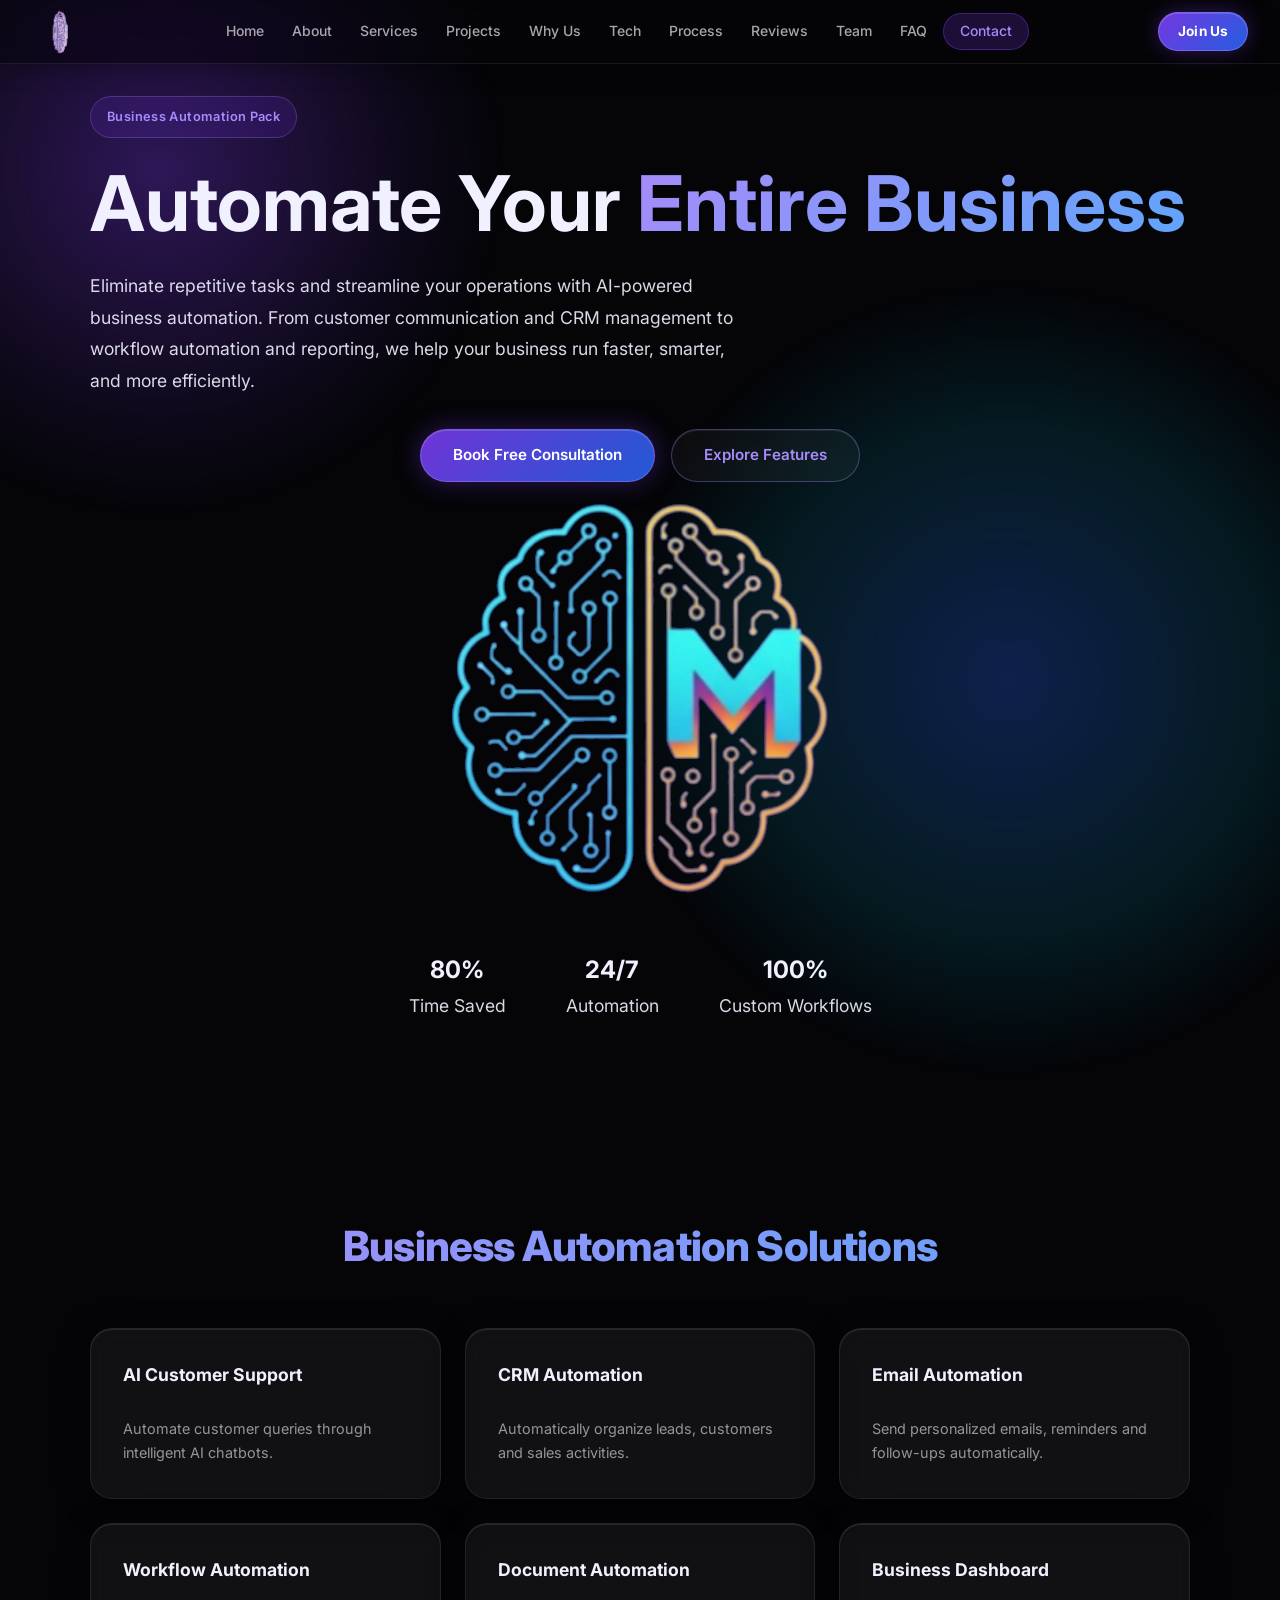
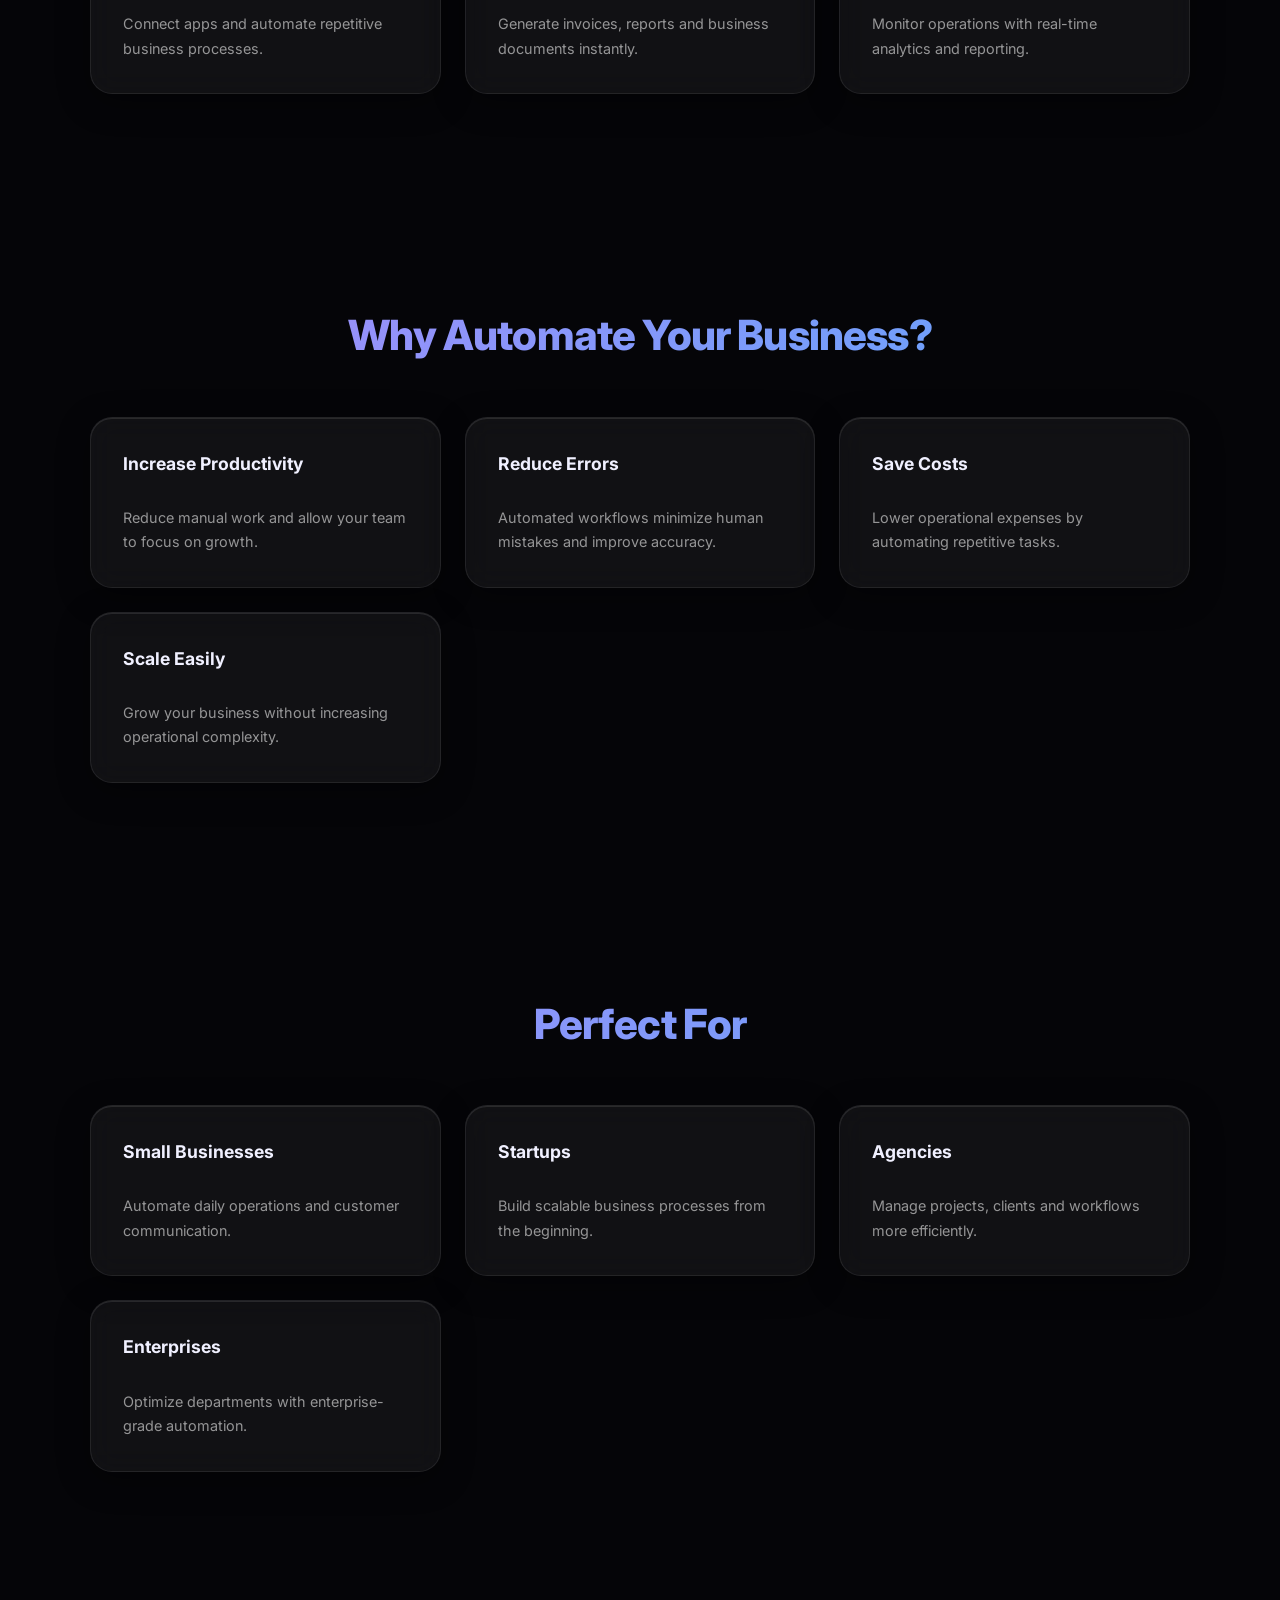
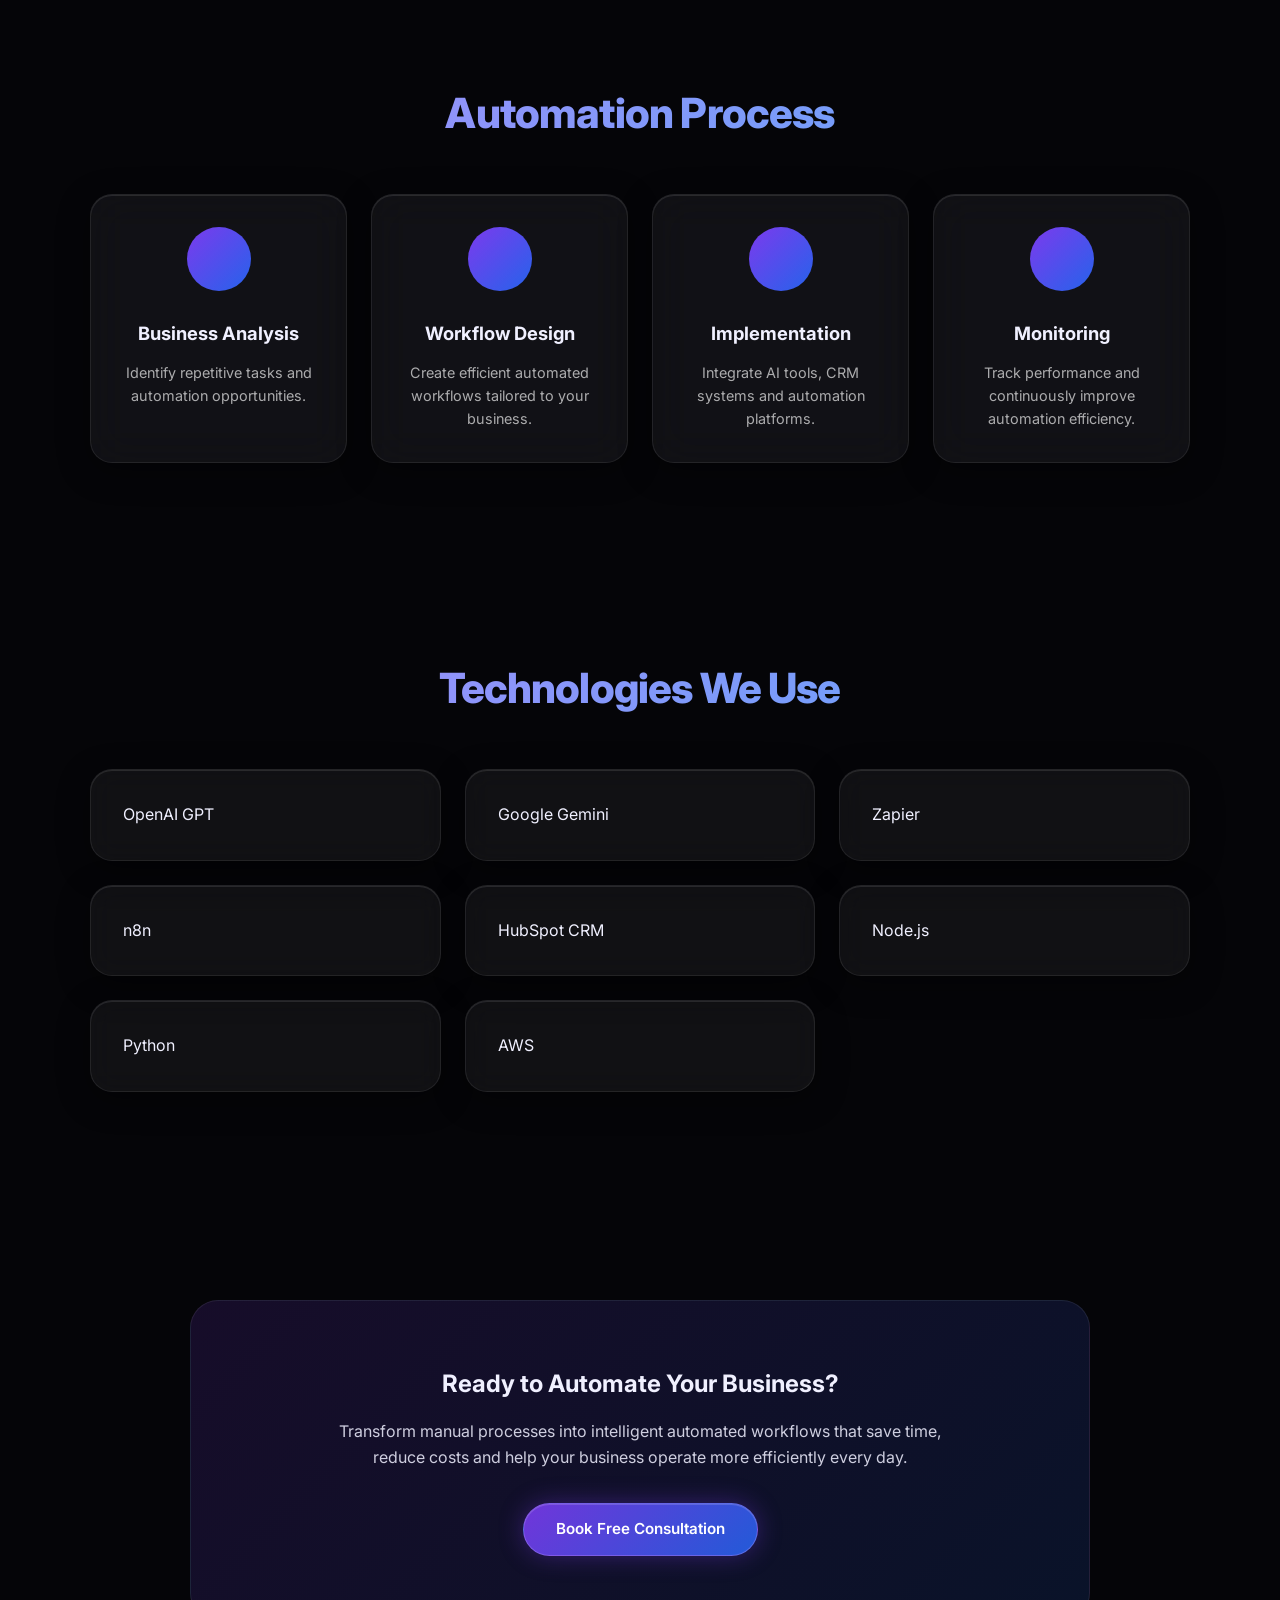
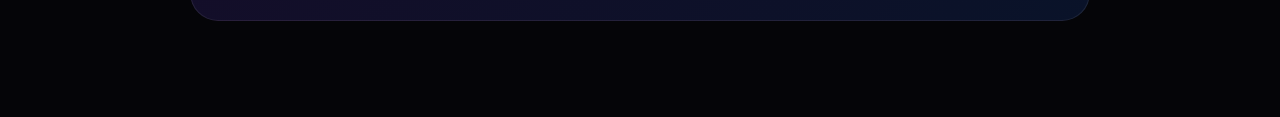
<file: services/business-automation-pack.html>
<!DOCTYPE html>
<html lang="en">
<head>
<meta charset="UTF-8">
<meta name="viewport" content="width=device-width, initial-scale=1.0">
<title>Business Automation Pack | Mentroid</title>
<link href="https://fonts.googleapis.com/css2?family=Inter:wght@300;400;500;600;700;800&display=swap" rel="stylesheet">
<link rel="stylesheet" href="../style.css">
<link rel="stylesheet" href="service.css">
</head>
<body>

<canvas id="bgCanvas"></canvas>

<!-- ================= NAVBAR ================= -->

  <nav>
    <a href="../index.html#hero" class="nav-logo" aria-label="Mentroid — Home">
      <span class="nav-logo-scene">
        <span class="nav-logo-tilt">
          <span class="nav-logo-glow" aria-hidden="true"></span>
          <span class="nav-logo-shine" aria-hidden="true"></span>
          <span class="nav-logo-inner">
            <video
              class="nav-logo-video"
              src="../assets/Mentroid-LOGO.webm"
              type="video/webm"
              width="52"
              height="52"
              autoplay
              muted
              loop
              playsinline
              preload="auto"
              aria-hidden="true"
            ></video>
          </span>
        </span>
      </span>
    </a>

    <div class="nav-links">
      <a href="../index.html#hero">Home</a>
      <a href="../index.html#about">About</a>
      <a href="../index.html#services">Services</a>
      <a href="../index.html#projects">Projects</a>
      <a href="../index.html#why-us">Why Us</a>
      <a href="../index.html#tech">Tech</a>
      <a href="../index.html#process">Process</a>
      <a href="../index.html#testimonials">Reviews</a>
      <a href="../index.html#team">Team</a>
      <a href="../index.html#faq">FAQ</a>
      <a href="../index.html#contact" class="nav-cta">Contact</a>
    </div>

    <div class="nav-right">
      <a href="../index.html#contact" class="nav-join">Join Us</a>
      <button class="nav-hamburger" aria-label="Toggle menu" aria-expanded="false">
      </button>
    </div>
  </nav>

<!-- ================= HERO ================= -->

<section class="service-hero section">
<div class="container hero-grid">

<div class="container">

<div class="hero-content">

<span class="hero-badge">Business Automation Pack</span>

<h1>
Automate Your
<span class="grad-text">Entire Business</span>
</h1>

<p>
Eliminate repetitive tasks and streamline your operations with AI-powered
business automation. From customer communication and CRM management to
workflow automation and reporting, we help your business run faster,
smarter, and more efficiently.
</p>

<div class="hero-btns">

<a href="../index.html#contact" class="btn-primary">
Book Free Consultation
</a>

<a href="#features" class="btn-outline">
Explore Features
</a>

</div>

</div>

<div class="hero-right">

<img
src="../assets/mentroid-hero-logo.png"
alt="Mentroid"
class="hero-image">

</div>

</div>

<div class="container">

<div class="hero-stats">

<div>
<h2>80%</h2>
<p>Time Saved</p>
</div>

<div>
<h2>24/7</h2>
<p>Automation</p>
</div>

<div>
<h2>100%</h2>
<p>Custom Workflows</p>
</div>

</div>

</div>

</div>
</section>

<!-- ================= FEATURES ================= -->

<section class="section" id="features">

<div class="container">

<h2 class="section-title">
Business Automation Solutions
</h2>

<div class="svc-grid">

<div class="svc-card">
<h3>AI Customer Support</h3>
<p>Automate customer queries through intelligent AI chatbots.</p>
</div>

<div class="svc-card">
<h3>CRM Automation</h3>
<p>Automatically organize leads, customers and sales activities.</p>
</div>

<div class="svc-card">
<h3>Email Automation</h3>
<p>Send personalized emails, reminders and follow-ups automatically.</p>
</div>

<div class="svc-card">
<h3>Workflow Automation</h3>
<p>Connect apps and automate repetitive business processes.</p>
</div>

<div class="svc-card">
<h3>Document Automation</h3>
<p>Generate invoices, reports and business documents instantly.</p>
</div>

<div class="svc-card">
<h3>Business Dashboard</h3>
<p>Monitor operations with real-time analytics and reporting.</p>
</div>

</div>

</div>

</section>

<!-- ================= BENEFITS ================= -->

<section class="section">

<div class="container">

<h2 class="section-title">
Why Automate Your Business?
</h2>

<div class="svc-grid">

<div class="svc-card">
<h3>Increase Productivity</h3>
<p>Reduce manual work and allow your team to focus on growth.</p>
</div>

<div class="svc-card">
<h3>Reduce Errors</h3>
<p>Automated workflows minimize human mistakes and improve accuracy.</p>
</div>

<div class="svc-card">
<h3>Save Costs</h3>
<p>Lower operational expenses by automating repetitive tasks.</p>
</div>

<div class="svc-card">
<h3>Scale Easily</h3>
<p>Grow your business without increasing operational complexity.</p>
</div>

</div>

</div>

</section>

<!-- ================= PERFECT FOR ================= -->

<section class="section">

<div class="container">

<h2 class="section-title">
Perfect For
</h2>

<div class="svc-grid">

<div class="svc-card">
<h3>Small Businesses</h3>
<p>Automate daily operations and customer communication.</p>
</div>

<div class="svc-card">
<h3>Startups</h3>
<p>Build scalable business processes from the beginning.</p>
</div>

<div class="svc-card">
<h3>Agencies</h3>
<p>Manage projects, clients and workflows more efficiently.</p>
</div>

<div class="svc-card">
<h3>Enterprises</h3>
<p>Optimize departments with enterprise-grade automation.</p>
</div>

</div>

</div>

</section>

<!-- ================= PROCESS ================= -->

<section class="section">

<div class="container">

<h2 class="section-title">
Automation Process
</h2>

<div class="process-steps">

<div class="step-card">
<div class="step-num">1</div>
<h3>Business Analysis</h3>
<p>Identify repetitive tasks and automation opportunities.</p>
</div>

<div class="step-card">
<div class="step-num">2</div>
<h3>Workflow Design</h3>
<p>Create efficient automated workflows tailored to your business.</p>
</div>

<div class="step-card">
<div class="step-num">3</div>
<h3>Implementation</h3>
<p>Integrate AI tools, CRM systems and automation platforms.</p>
</div>

<div class="step-card">
<div class="step-num">4</div>
<h3>Monitoring</h3>
<p>Track performance and continuously improve automation efficiency.</p>
</div>

</div>

</div>

</section>

<!-- ================= TECHNOLOGIES ================= -->

<section class="section">

<div class="container">

<h2 class="section-title">
Technologies We Use
</h2>

<div class="svc-grid">

<div class="svc-card">OpenAI GPT</div>
<div class="svc-card">Google Gemini</div>
<div class="svc-card">Zapier</div>
<div class="svc-card">n8n</div>
<div class="svc-card">HubSpot CRM</div>
<div class="svc-card">Node.js</div>
<div class="svc-card">Python</div>
<div class="svc-card">AWS</div>

</div>

</div>

</section>

<!-- ================= CTA ================= -->

<section class="section">

<div class="container cta-box">

<h2>
Ready to Automate Your Business?
</h2>

<p>

Transform manual processes into intelligent automated workflows that save
time, reduce costs and help your business operate more efficiently every day.

</p>

<a href="../index.html#contact"
class="btn-primary">
Book Free Consultation
</a>

</div>

</section>
</file>
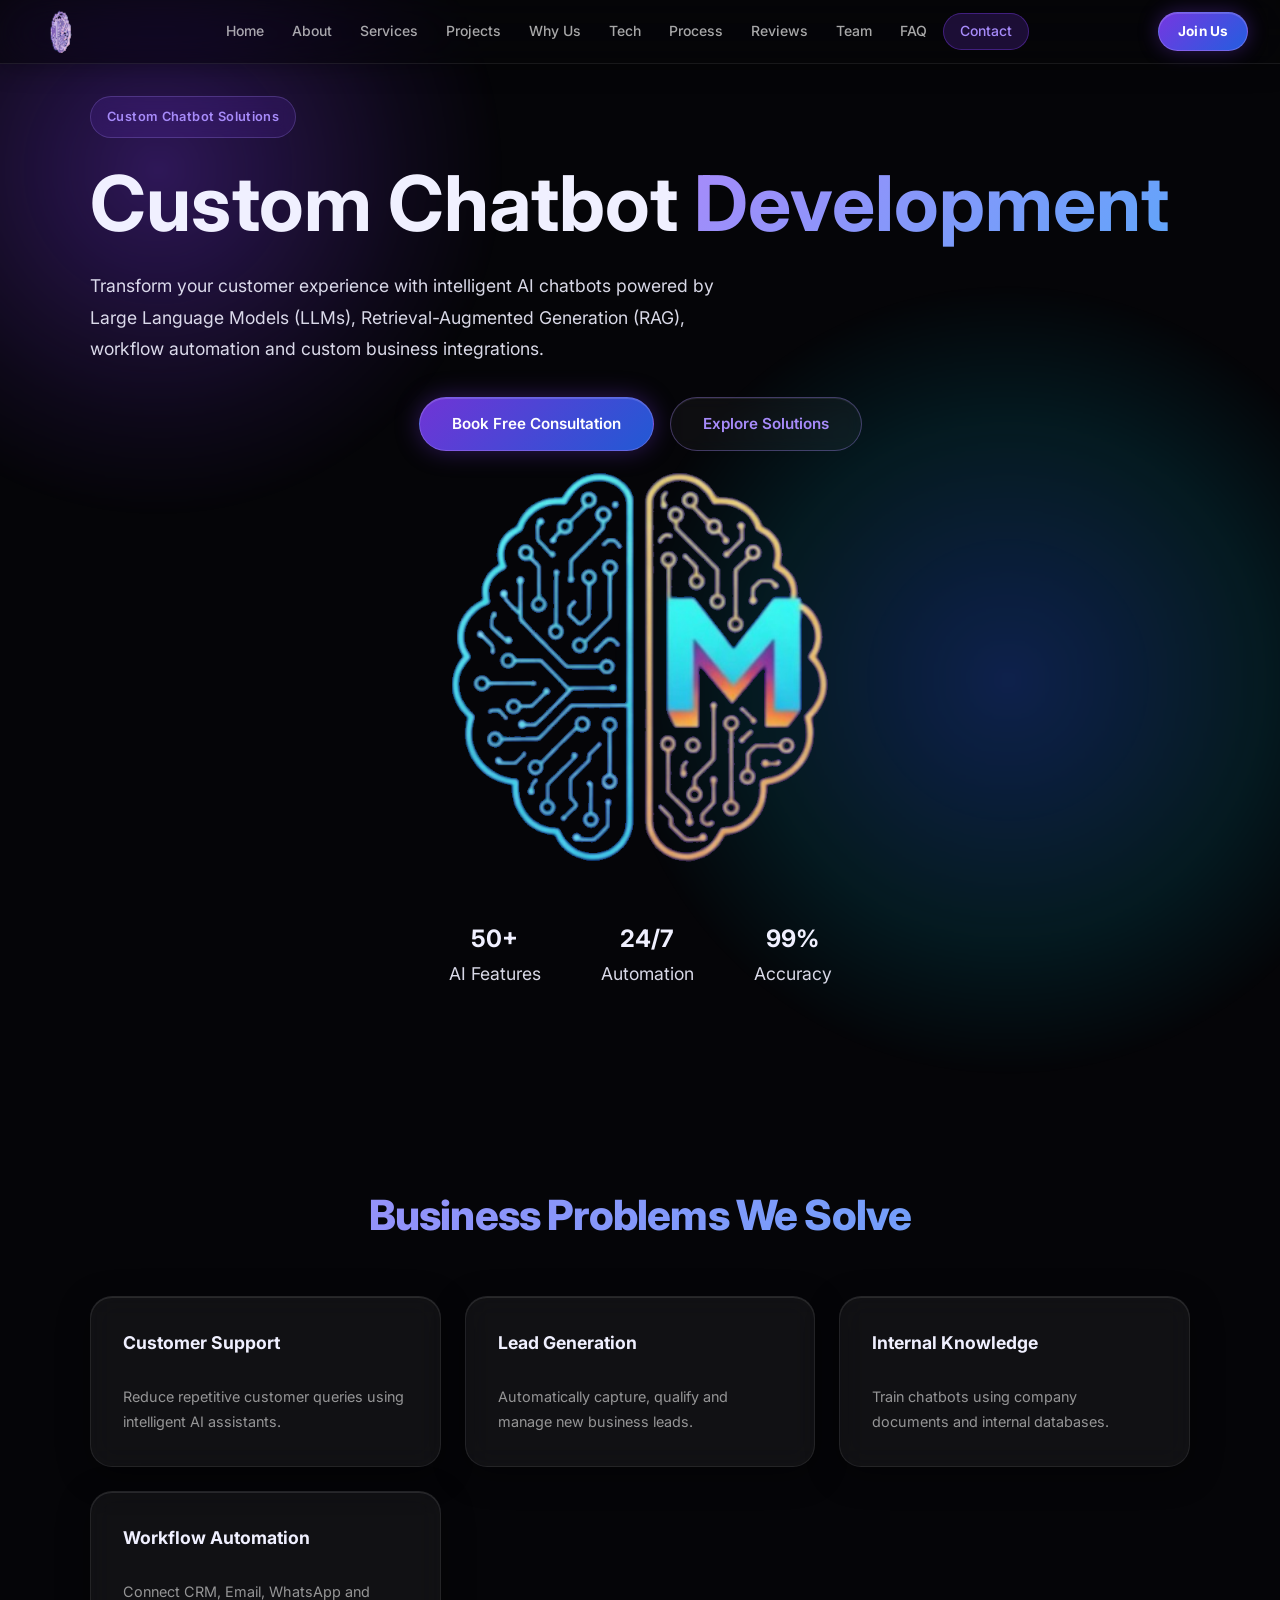
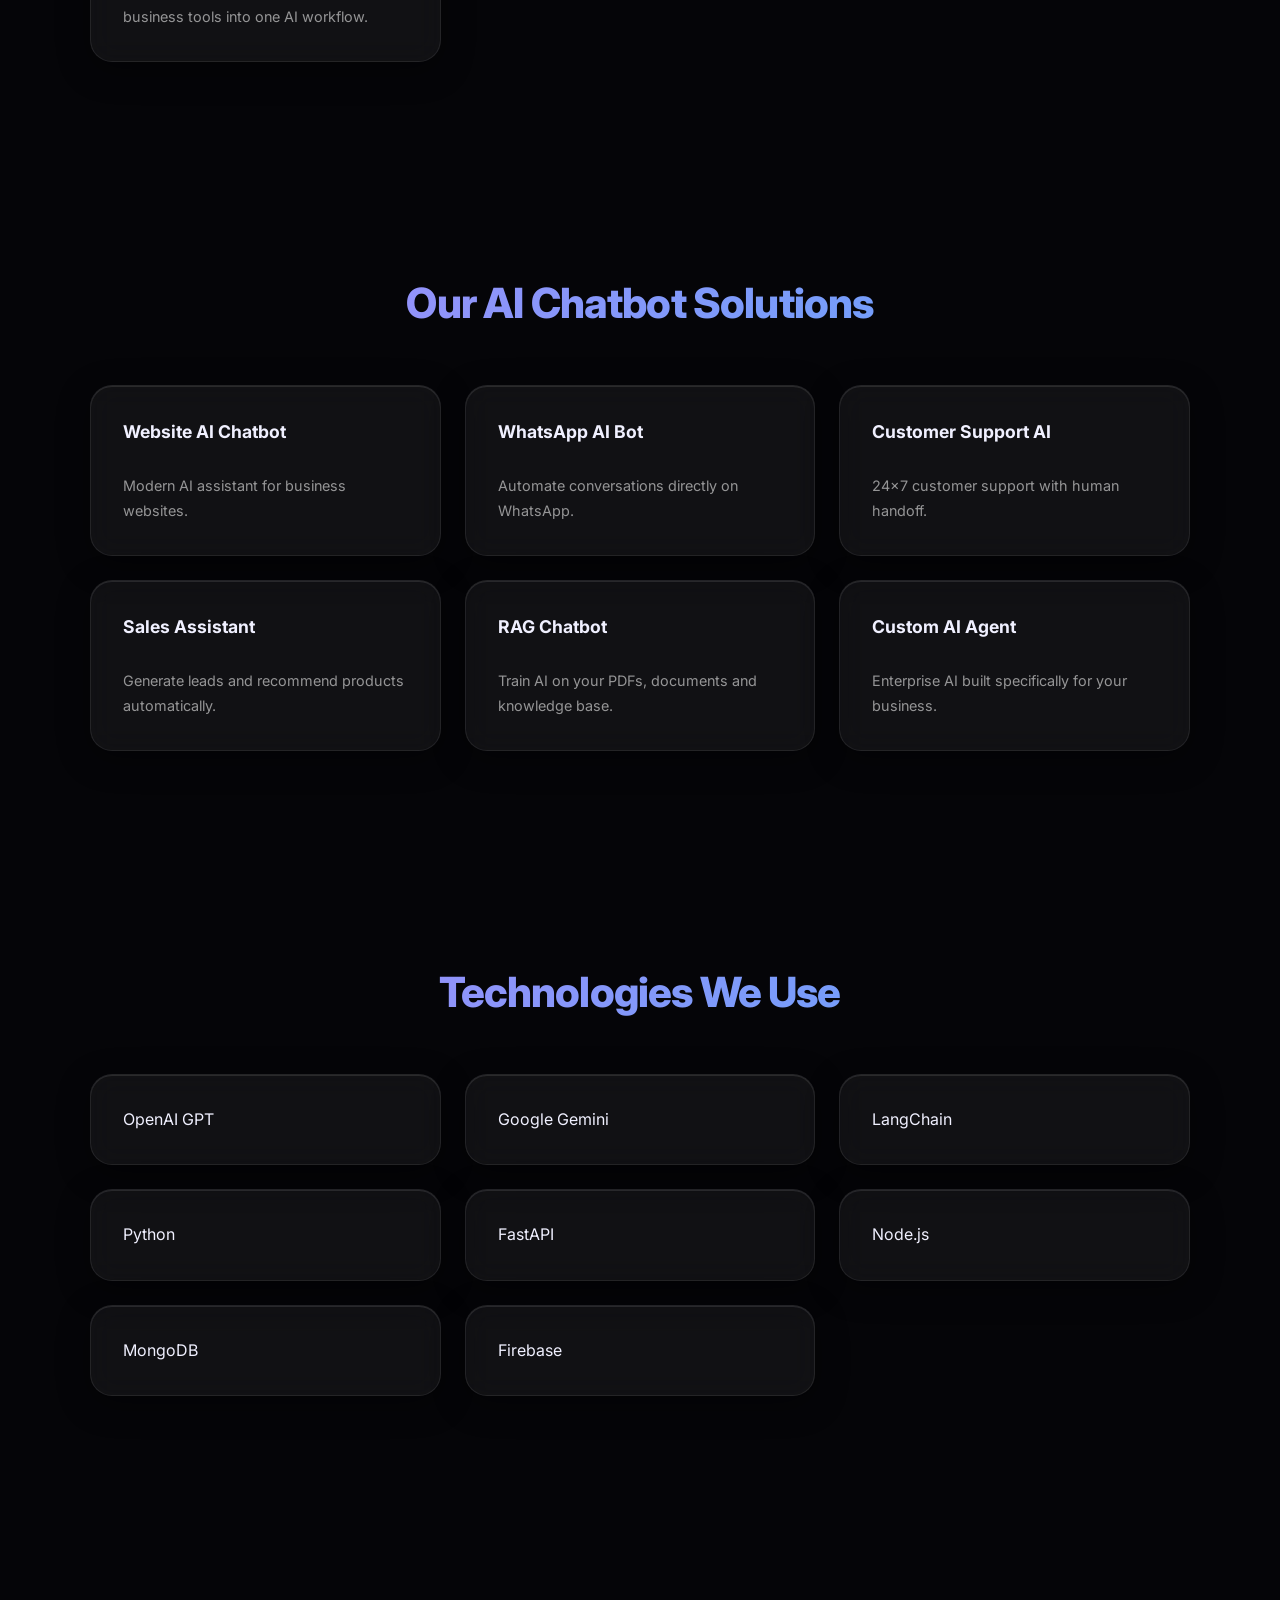
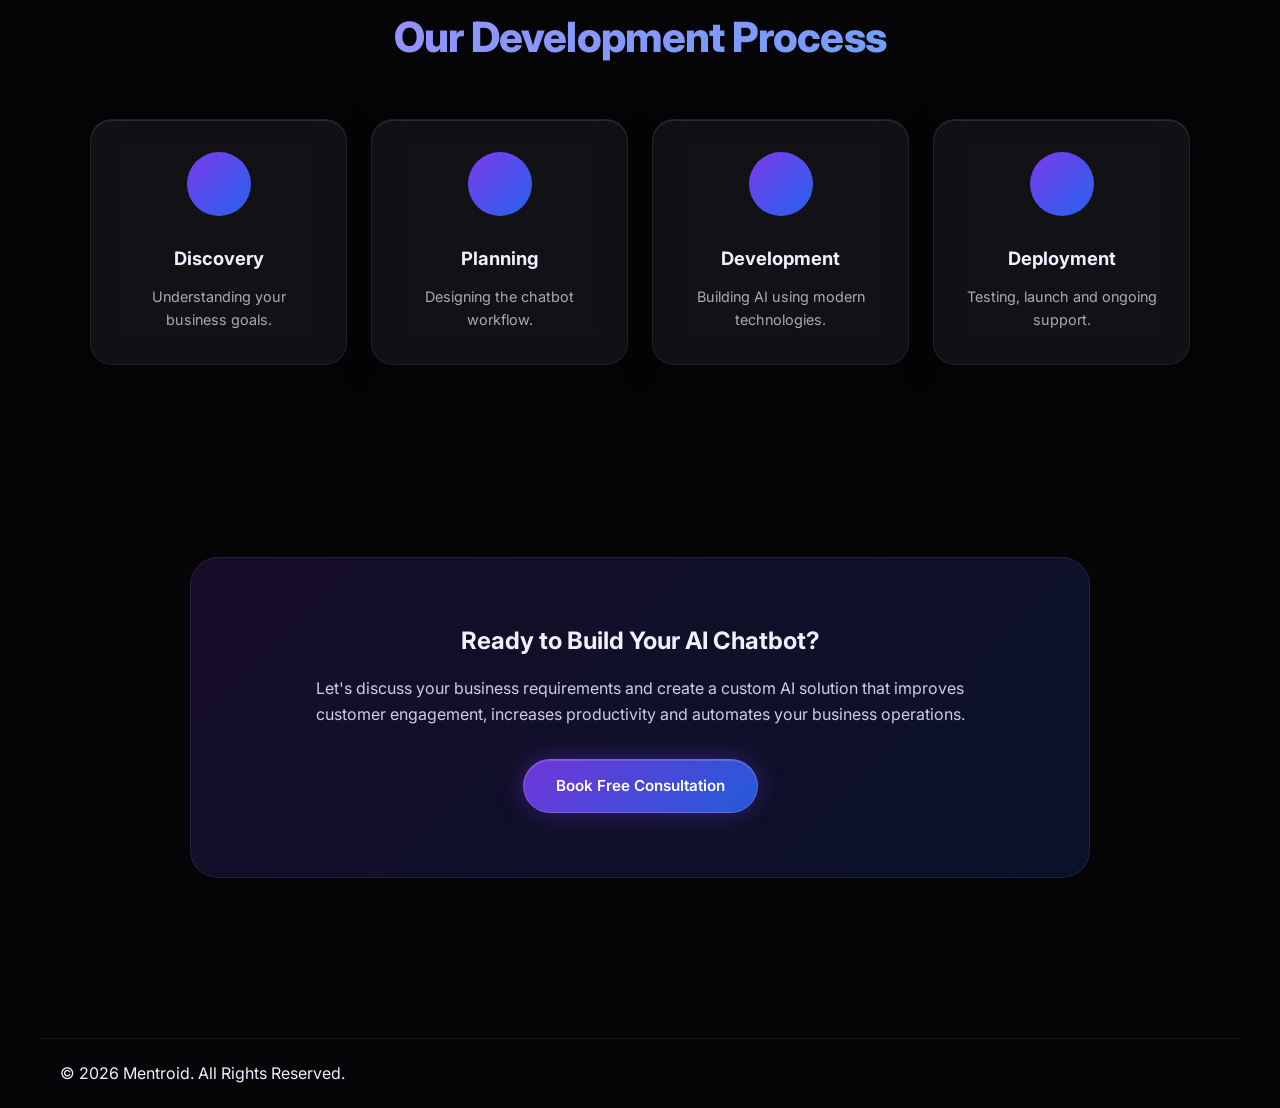
<file: services/chatbot-development.html>
<!DOCTYPE html>
<html lang="en">
<head>
<meta charset="UTF-8">
<meta name="viewport" content="width=device-width, initial-scale=1.0">
<title>Custom Chatbot Development | Mentroid</title>
<link href="https://fonts.googleapis.com/css2?family=Inter:wght@300;400;500;600;700;800&display=swap" rel="stylesheet">
<link rel="stylesheet" href="../style.css">
<link rel="stylesheet" href="service.css">
</head>
<body>

<canvas id="bgCanvas"></canvas>

<!-- ================= NAVBAR ================= -->

  <nav>
    <a href="../index.html#hero" class="nav-logo" aria-label="Mentroid — Home">
      <span class="nav-logo-scene">
        <span class="nav-logo-tilt">
          <span class="nav-logo-glow" aria-hidden="true"></span>
          <span class="nav-logo-shine" aria-hidden="true"></span>
          <span class="nav-logo-inner">
            <video
              class="nav-logo-video"
              src="../assets/Mentroid-LOGO.webm"
              type="video/webm"
              width="52"
              height="52"
              autoplay
              muted
              loop
              playsinline
              preload="auto"
              aria-hidden="true"
            ></video>
          </span>
        </span>
      </span>
    </a>

    <div class="nav-links">
      <a href="../index.html#hero">Home</a>
      <a href="../index.html#about">About</a>
      <a href="../index.html#services">Services</a>
      <a href="../index.html#projects">Projects</a>
      <a href="../index.html#why-us">Why Us</a>
      <a href="../index.html#tech">Tech</a>
      <a href="../index.html#process">Process</a>
      <a href="../index.html#testimonials">Reviews</a>
      <a href="../index.html#team">Team</a>
      <a href="../index.html#faq">FAQ</a>
      <a href="../index.html#contact" class="nav-cta">Contact</a>
    </div>

    <div class="nav-right">
      <a href="../index.html#contact" class="nav-join">Join Us</a>
      <button class="nav-hamburger" aria-label="Toggle menu" aria-expanded="false">
      </button>
    </div>
  </nav>

  
<!-- ================= HERO ================= -->

<section class="service-hero section">
<div class="container hero-grid">
<div class="container">
    <!-- Left Side -->
    <div class="hero-content">

      <span class="hero-badge">Custom Chatbot Solutions</span>

      <h1>
        Custom Chatbot
        <span class="grad-text">Development</span>
      </h1>

      <p>
        Transform your customer experience with intelligent AI chatbots powered by
        Large Language Models (LLMs), Retrieval-Augmented Generation (RAG),
        workflow automation and custom business integrations.
      </p>

      <div class="hero-btns">
        <a href="../index.html#contact" class="btn-primary">
          Book Free Consultation
        </a>

        <a href="#solutions" class="btn-outline">
          Explore Solutions
        </a>
      </div>

    </div>

    <!-- Right Side -->
    <div class="hero-right">

      <img
        src="../assets/mentroid-hero-logo.png"
        alt="Mentroid"
        class="hero-image">

    </div>

  </div>

  <div class="container">

    <div class="hero-stats">

      <div>
        <h2>50+</h2>
        <p>AI Features</p>
      </div>

      <div>
        <h2>24/7</h2>
        <p>Automation</p>
      </div>

      <div>
        <h2>99%</h2>
        <p>Accuracy</p>
      </div>

    </div>

  </div>
</div>
</section>


<!-- ================= BUSINESS PROBLEMS ================= -->

<section class="section">

<div class="container">

<h2 class="section-title">
Business Problems We Solve
</h2>

<div class="svc-grid">

<div class="svc-card">
<h3>Customer Support</h3>
<p>
Reduce repetitive customer queries using intelligent AI assistants.
</p>
</div>

<div class="svc-card">
<h3>Lead Generation</h3>
<p>
Automatically capture, qualify and manage new business leads.
</p>
</div>

<div class="svc-card">
<h3>Internal Knowledge</h3>
<p>
Train chatbots using company documents and internal databases.
</p>
</div>

<div class="svc-card">
<h3>Workflow Automation</h3>
<p>
Connect CRM, Email, WhatsApp and business tools into one AI workflow.
</p>
</div>

</div>

</div>

</section>

<!-- ================= SOLUTIONS ================= -->

<section class="section" id="solutions">

<div class="container">

<h2 class="section-title">
Our AI Chatbot Solutions
</h2>

<div class="svc-grid">

<div class="svc-card">
<h3>Website AI Chatbot</h3>
<p>Modern AI assistant for business websites.</p>
</div>

<div class="svc-card">
<h3>WhatsApp AI Bot</h3>
<p>Automate conversations directly on WhatsApp.</p>
</div>

<div class="svc-card">
<h3>Customer Support AI</h3>
<p>24×7 customer support with human handoff.</p>
</div>

<div class="svc-card">
<h3>Sales Assistant</h3>
<p>Generate leads and recommend products automatically.</p>
</div>

<div class="svc-card">
<h3>RAG Chatbot</h3>
<p>Train AI on your PDFs, documents and knowledge base.</p>
</div>

<div class="svc-card">
<h3>Custom AI Agent</h3>
<p>Enterprise AI built specifically for your business.</p>
</div>

</div>

</div>

</section>

<!-- ================= TECHNOLOGIES ================= -->

<section class="section">

<div class="container">

<h2 class="section-title">
Technologies We Use
</h2>

<div class="svc-grid">

<div class="svc-card">OpenAI GPT</div>
<div class="svc-card">Google Gemini</div>
<div class="svc-card">LangChain</div>
<div class="svc-card">Python</div>
<div class="svc-card">FastAPI</div>
<div class="svc-card">Node.js</div>
<div class="svc-card">MongoDB</div>
<div class="svc-card">Firebase</div>

</div>

</div>

</section>

<!-- ================= PROCESS ================= -->

<section class="section">

<div class="container">

<h2 class="section-title">
Our Development Process
</h2>

<div class="process-steps">

<div class="step-card">
<div class="step-num">1</div>
<h3>Discovery</h3>
<p>Understanding your business goals.</p>
</div>

<div class="step-card">
<div class="step-num">2</div>
<h3>Planning</h3>
<p>Designing the chatbot workflow.</p>
</div>

<div class="step-card">
<div class="step-num">3</div>
<h3>Development</h3>
<p>Building AI using modern technologies.</p>
</div>

<div class="step-card">
<div class="step-num">4</div>
<h3>Deployment</h3>
<p>Testing, launch and ongoing support.</p>
</div>

</div>

</div>

</section>

<!-- ================= CTA ================= -->

<section class="section">

<div class="container cta-box">

<h2>
Ready to Build Your AI Chatbot?
</h2>

<p>

Let's discuss your business requirements and create a custom AI solution
that improves customer engagement, increases productivity and automates
your business operations.

</p>

<a href="../index.html#contact"
class="btn-primary">
Book Free Consultation
</a>

</div>

</section>

<!-- ================= FOOTER ================= -->

<footer><div class="footer-bottom">© 2026 Mentroid. All Rights Reserved.</div></footer>


</body>


<script src="../script.js"></script>
<script src="service.js"></script>
</html>
</file>
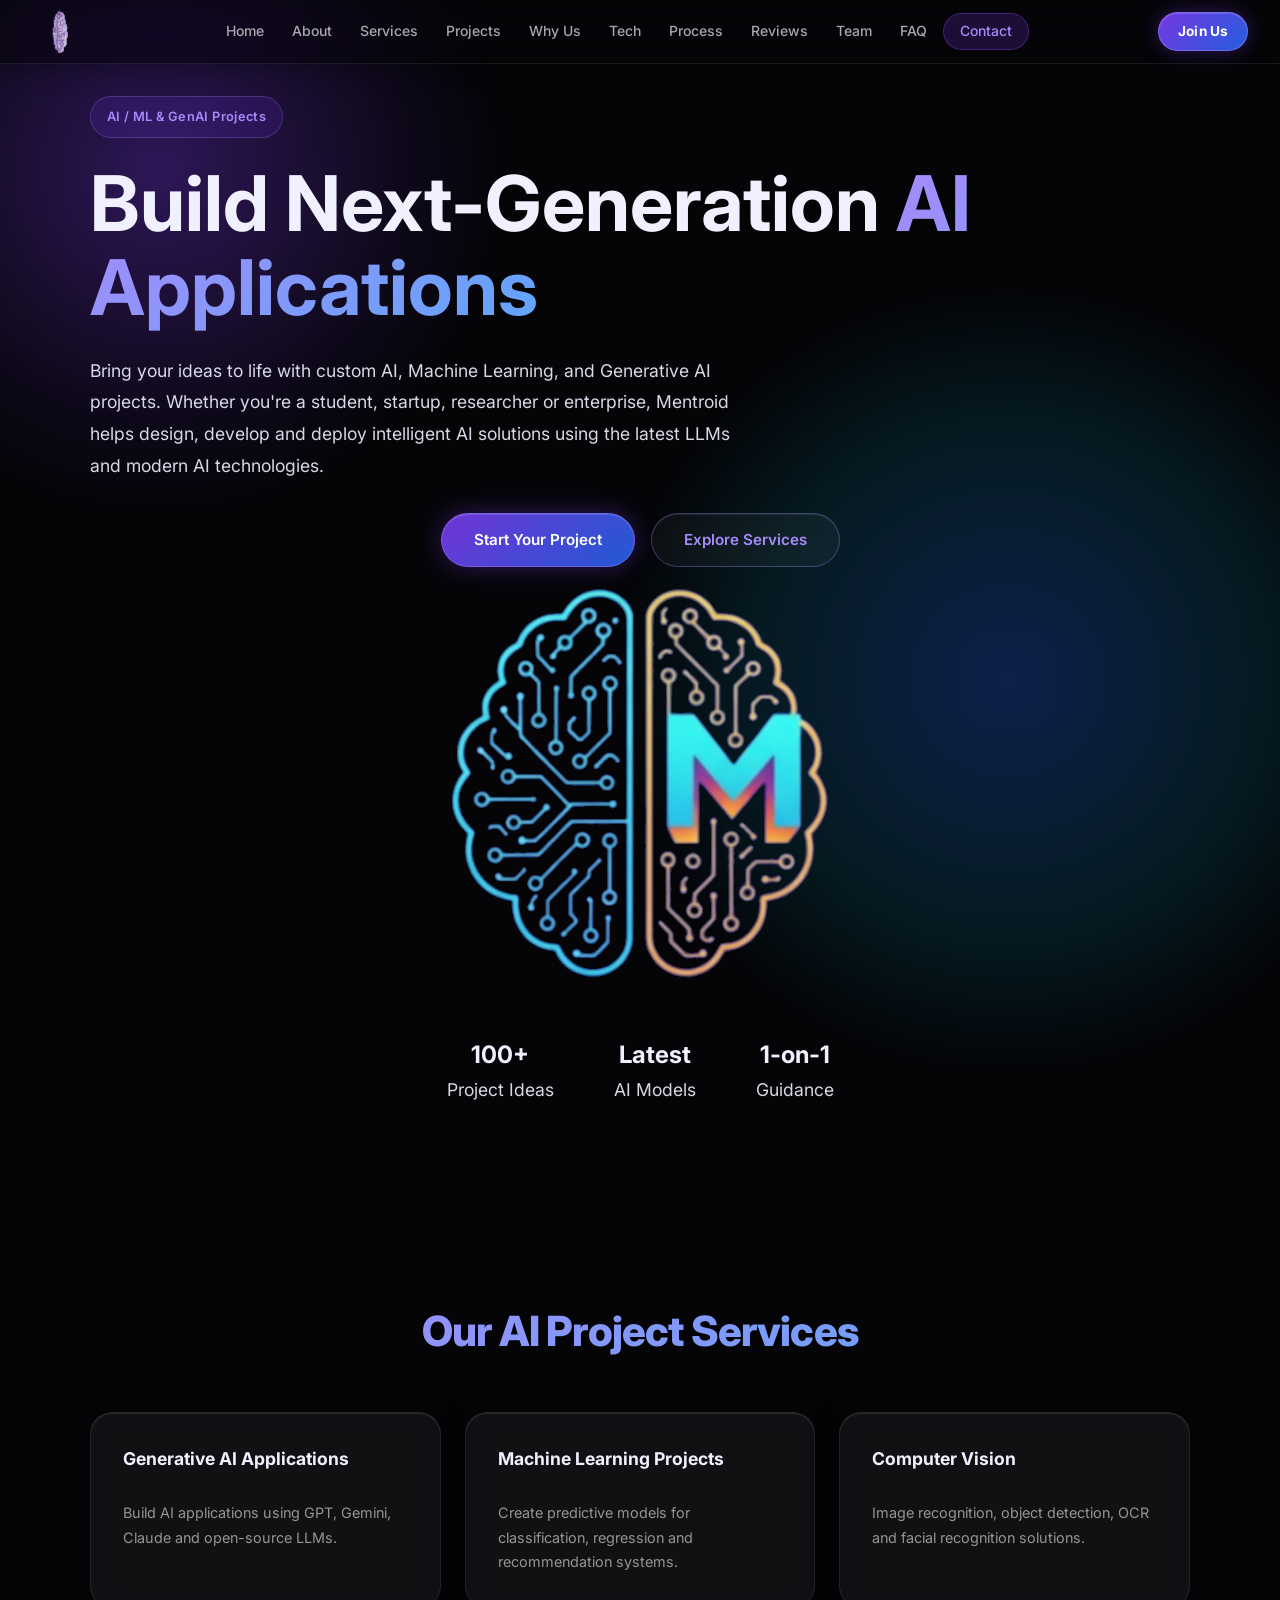
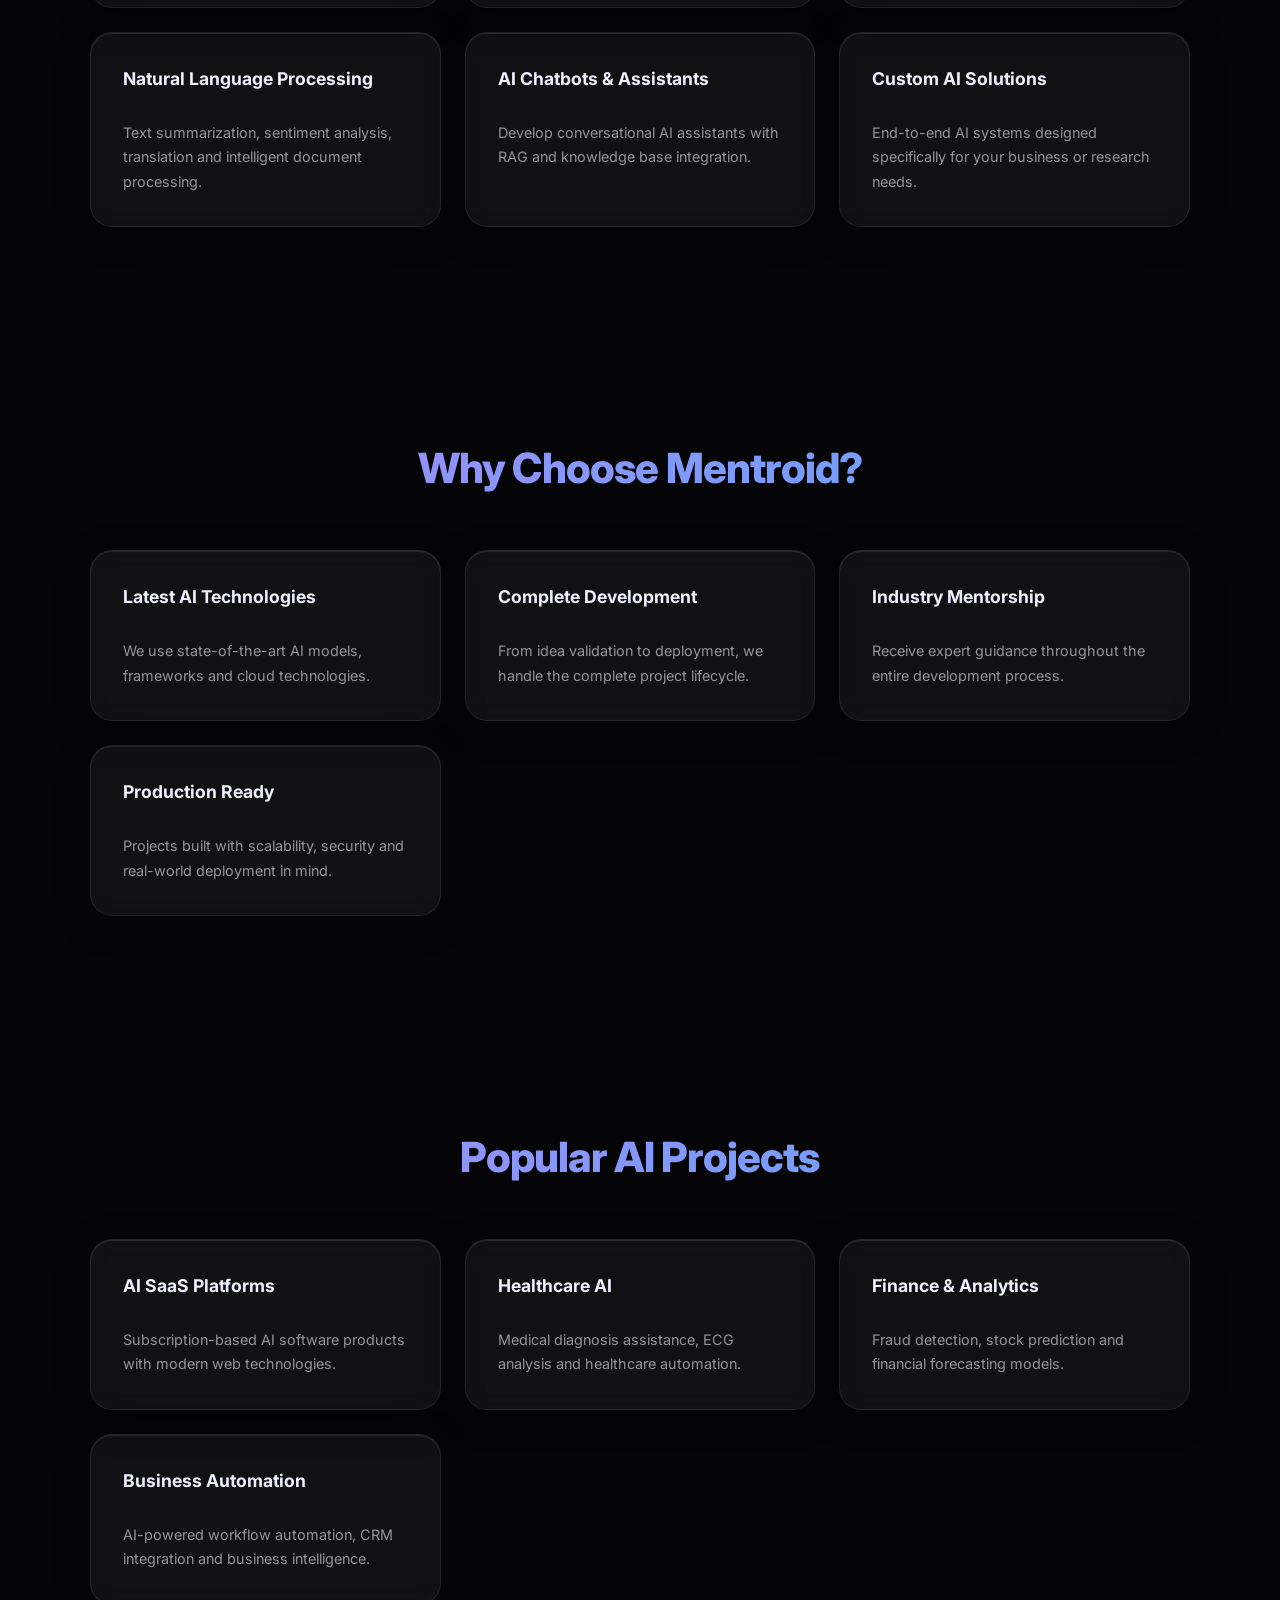
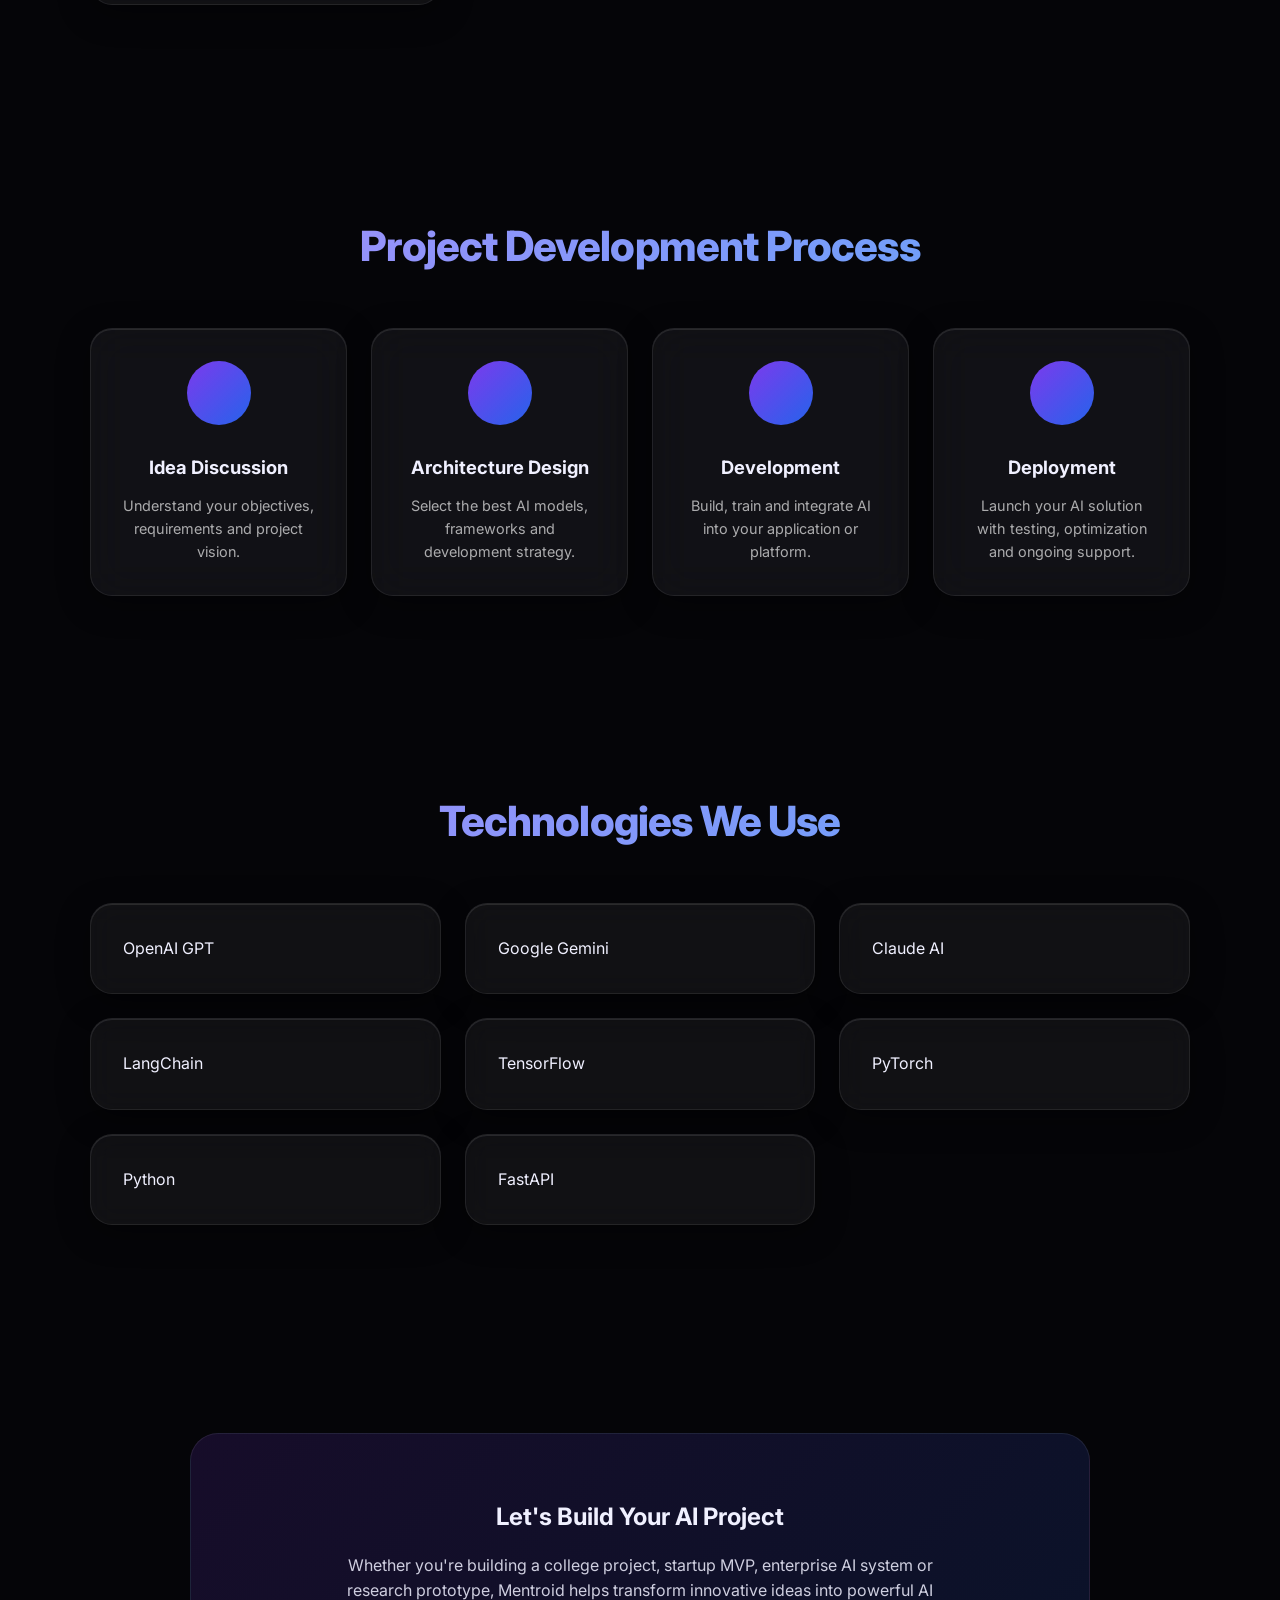
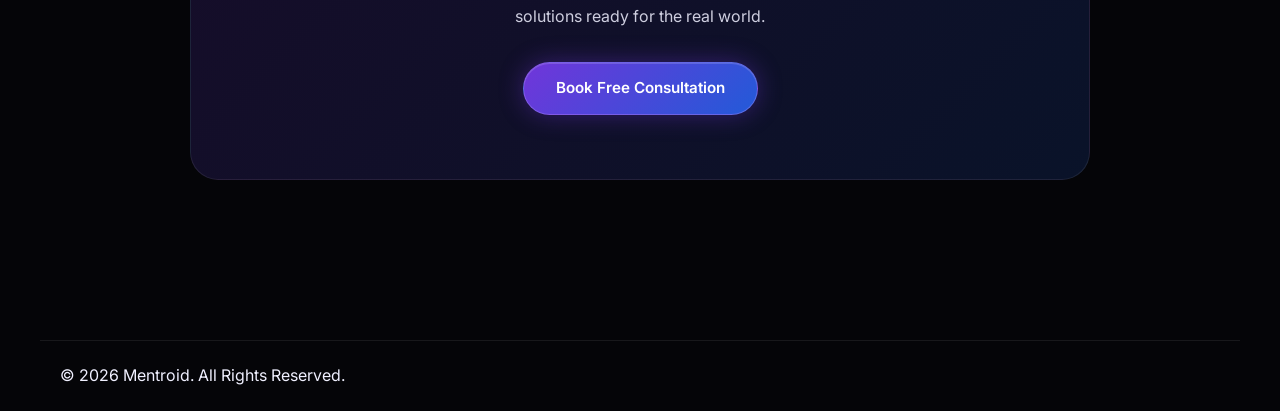
<file: services/genai-projects.html>
<!DOCTYPE html>
<html lang="en">
<head>
<meta charset="UTF-8">
<meta name="viewport" content="width=device-width, initial-scale=1.0">
<title>Generative AI Projects | Mentroid</title>
<link href="https://fonts.googleapis.com/css2?family=Inter:wght@300;400;500;600;700;800&display=swap" rel="stylesheet">
<link rel="stylesheet" href="../style.css">
<link rel="stylesheet" href="service.css">
</head>
<body>

<canvas id="bgCanvas"></canvas>

<!-- ================= NAVBAR ================= -->

  <nav>
    <a href="../index.html#hero" class="nav-logo" aria-label="Mentroid — Home">
      <span class="nav-logo-scene">
        <span class="nav-logo-tilt">
          <span class="nav-logo-glow" aria-hidden="true"></span>
          <span class="nav-logo-shine" aria-hidden="true"></span>
          <span class="nav-logo-inner">
            <video
              class="nav-logo-video"
              src="../assets/Mentroid-LOGO.webm"
              type="video/webm"
              width="52"
              height="52"
              autoplay
              muted
              loop
              playsinline
              preload="auto"
              aria-hidden="true"
            ></video>
          </span>
        </span>
      </span>
    </a>

    <div class="nav-links">
      <a href="../index.html#hero">Home</a>
      <a href="../index.html#about">About</a>
      <a href="../index.html#services">Services</a>
      <a href="../index.html#projects">Projects</a>
      <a href="../index.html#why-us">Why Us</a>
      <a href="../index.html#tech">Tech</a>
      <a href="../index.html#process">Process</a>
      <a href="../index.html#testimonials">Reviews</a>
      <a href="../index.html#team">Team</a>
      <a href="../index.html#faq">FAQ</a>
      <a href="../index.html#contact" class="nav-cta">Contact</a>
    </div>

    <div class="nav-right">
      <a href="../index.html#contact" class="nav-join">Join Us</a>
      <button class="nav-hamburger" aria-label="Toggle menu" aria-expanded="false">
      </button>
    </div>
  </nav>

<!-- ================= HERO ================= -->

<section class="service-hero section">
<div class="container hero-grid">

<div class="container">

<div class="hero-content">

<span class="hero-badge">AI / ML & GenAI Projects</span>

<h1>
Build Next-Generation
<span class="grad-text">AI Applications</span>
</h1>

<p>
Bring your ideas to life with custom AI, Machine Learning, and Generative AI
projects. Whether you're a student, startup, researcher or enterprise, Mentroid
helps design, develop and deploy intelligent AI solutions using the latest
LLMs and modern AI technologies.
</p>

<div class="hero-btns">

<a href="../index.html#contact" class="btn-primary">
Start Your Project
</a>

<a href="#features" class="btn-outline">
Explore Services
</a>

</div>

</div>

<div class="hero-right">

<img
src="../assets/mentroid-hero-logo.png"
alt="Mentroid"
class="hero-image">

</div>

</div>

<div class="container">

<div class="hero-stats">

<div>
<h2>100+</h2>
<p>Project Ideas</p>
</div>

<div>
<h2>Latest</h2>
<p>AI Models</p>
</div>

<div>
<h2>1-on-1</h2>
<p>Guidance</p>
</div>

</div>

</div>

</div>
</section>

<!-- ================= FEATURES ================= -->

<section class="section" id="features">

<div class="container">

<h2 class="section-title">
Our AI Project Services
</h2>

<div class="svc-grid">

<div class="svc-card">
<h3>Generative AI Applications</h3>
<p>Build AI applications using GPT, Gemini, Claude and open-source LLMs.</p>
</div>

<div class="svc-card">
<h3>Machine Learning Projects</h3>
<p>Create predictive models for classification, regression and recommendation systems.</p>
</div>

<div class="svc-card">
<h3>Computer Vision</h3>
<p>Image recognition, object detection, OCR and facial recognition solutions.</p>
</div>

<div class="svc-card">
<h3>Natural Language Processing</h3>
<p>Text summarization, sentiment analysis, translation and intelligent document processing.</p>
</div>

<div class="svc-card">
<h3>AI Chatbots & Assistants</h3>
<p>Develop conversational AI assistants with RAG and knowledge base integration.</p>
</div>

<div class="svc-card">
<h3>Custom AI Solutions</h3>
<p>End-to-end AI systems designed specifically for your business or research needs.</p>
</div>

</div>

</div>

</section>

<!-- ================= WHY CHOOSE ================= -->

<section class="section">

<div class="container">

<h2 class="section-title">
Why Choose Mentroid?
</h2>

<div class="svc-grid">

<div class="svc-card">
<h3>Latest AI Technologies</h3>
<p>We use state-of-the-art AI models, frameworks and cloud technologies.</p>
</div>

<div class="svc-card">
<h3>Complete Development</h3>
<p>From idea validation to deployment, we handle the complete project lifecycle.</p>
</div>

<div class="svc-card">
<h3>Industry Mentorship</h3>
<p>Receive expert guidance throughout the entire development process.</p>
</div>

<div class="svc-card">
<h3>Production Ready</h3>
<p>Projects built with scalability, security and real-world deployment in mind.</p>
</div>

</div>

</div>

</section>

<!-- ================= PROJECT TYPES ================= -->

<section class="section">

<div class="container">

<h2 class="section-title">
Popular AI Projects
</h2>

<div class="svc-grid">

<div class="svc-card">
<h3>AI SaaS Platforms</h3>
<p>Subscription-based AI software products with modern web technologies.</p>
</div>

<div class="svc-card">
<h3>Healthcare AI</h3>
<p>Medical diagnosis assistance, ECG analysis and healthcare automation.</p>
</div>

<div class="svc-card">
<h3>Finance & Analytics</h3>
<p>Fraud detection, stock prediction and financial forecasting models.</p>
</div>

<div class="svc-card">
<h3>Business Automation</h3>
<p>AI-powered workflow automation, CRM integration and business intelligence.</p>
</div>

</div>

</div>

</section>

<!-- ================= DEVELOPMENT PROCESS ================= -->

<section class="section">

<div class="container">

<h2 class="section-title">
Project Development Process
</h2>

<div class="process-steps">

<div class="step-card">
<div class="step-num">1</div>
<h3>Idea Discussion</h3>
<p>Understand your objectives, requirements and project vision.</p>
</div>

<div class="step-card">
<div class="step-num">2</div>
<h3>Architecture Design</h3>
<p>Select the best AI models, frameworks and development strategy.</p>
</div>

<div class="step-card">
<div class="step-num">3</div>
<h3>Development</h3>
<p>Build, train and integrate AI into your application or platform.</p>
</div>

<div class="step-card">
<div class="step-num">4</div>
<h3>Deployment</h3>
<p>Launch your AI solution with testing, optimization and ongoing support.</p>
</div>

</div>

</div>

</section>

<!-- ================= TECHNOLOGIES ================= -->

<section class="section">

<div class="container">

<h2 class="section-title">
Technologies We Use
</h2>

<div class="svc-grid">

<div class="svc-card">OpenAI GPT</div>
<div class="svc-card">Google Gemini</div>
<div class="svc-card">Claude AI</div>
<div class="svc-card">LangChain</div>
<div class="svc-card">TensorFlow</div>
<div class="svc-card">PyTorch</div>
<div class="svc-card">Python</div>
<div class="svc-card">FastAPI</div>

</div>

</div>

</section>

<!-- ================= CTA ================= -->

<section class="section">

<div class="container cta-box">

<h2>
Let's Build Your AI Project
</h2>

<p>

Whether you're building a college project, startup MVP, enterprise AI system
or research prototype, Mentroid helps transform innovative ideas into
powerful AI solutions ready for the real world.

</p>

<a href="../index.html#contact"
class="btn-primary">
Book Free Consultation
</a>

</div>

</section>

<!-- ================= FOOTER ================= -->

<footer><div class="footer-bottom">© 2026 Mentroid. All Rights Reserved.</div></footer>


</body>


<script src="../script.js"></script>
<script src="service.js"></script>
</html>
</file>
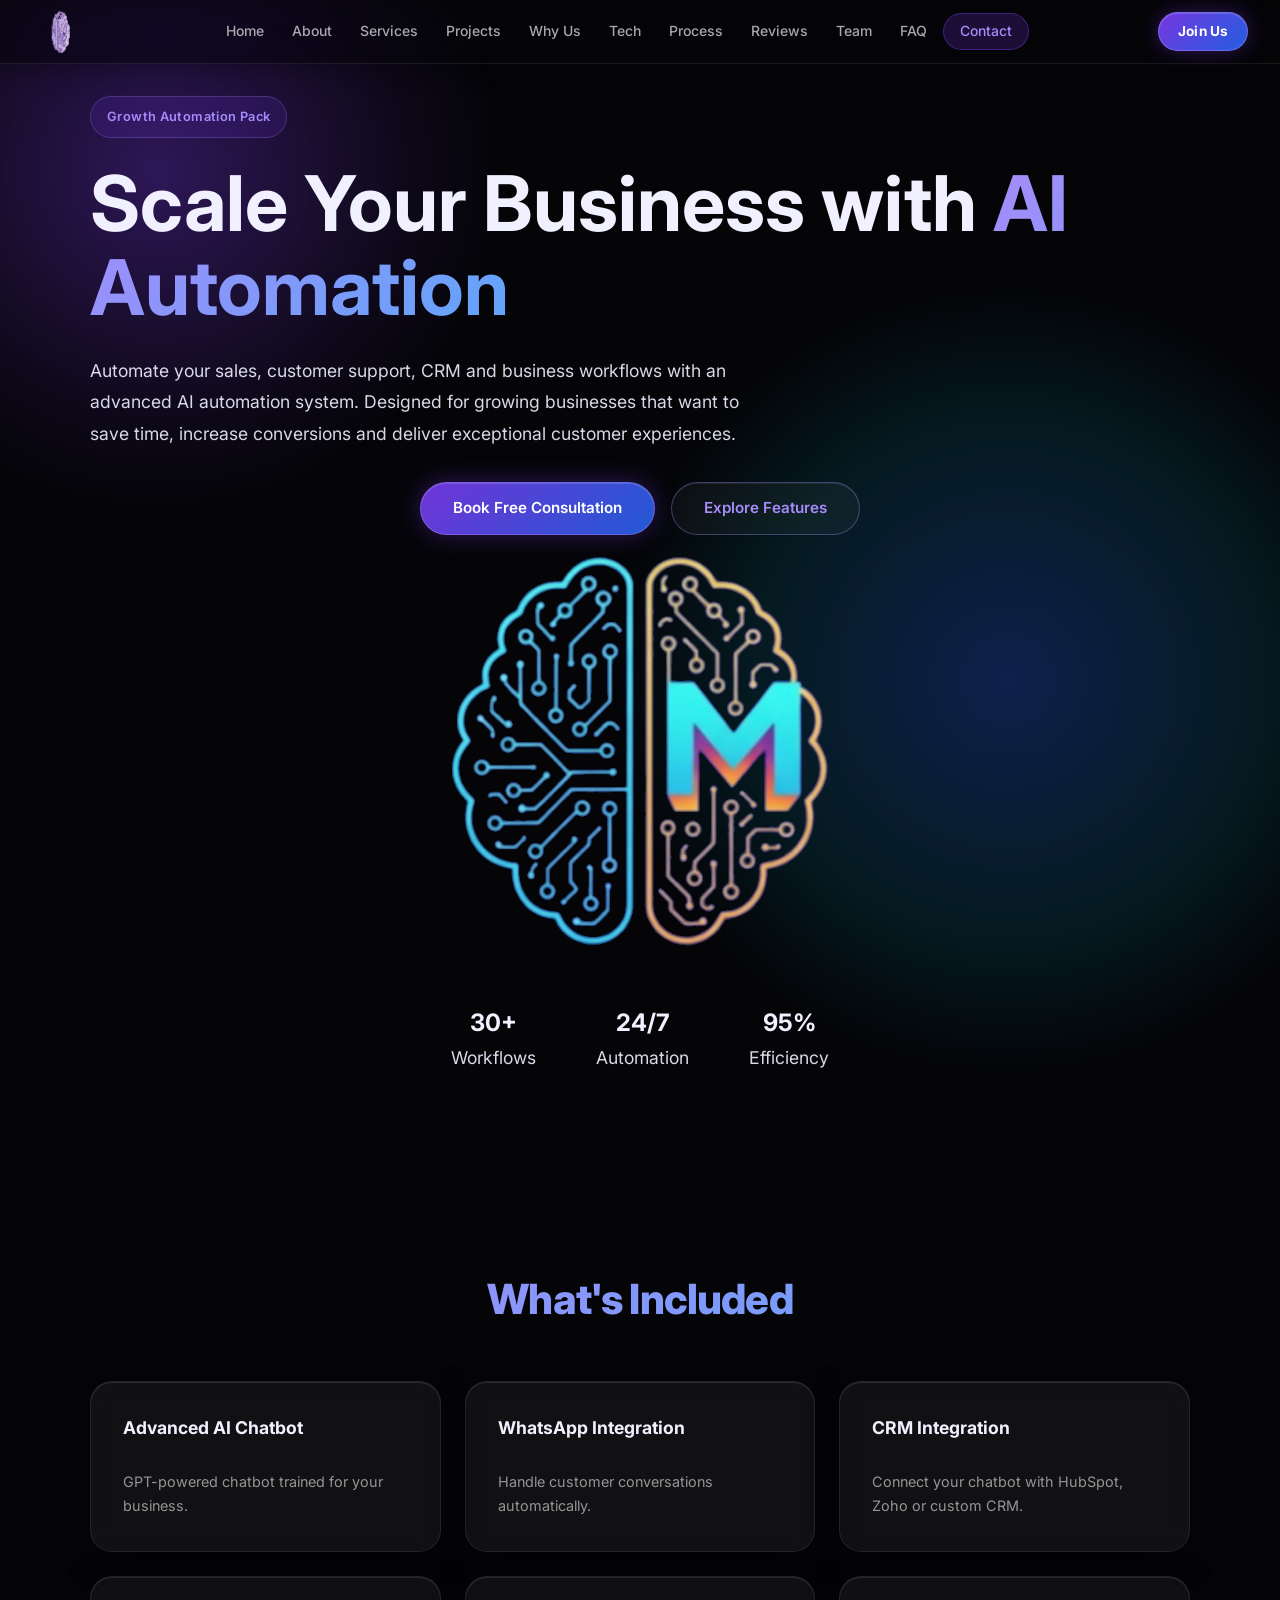
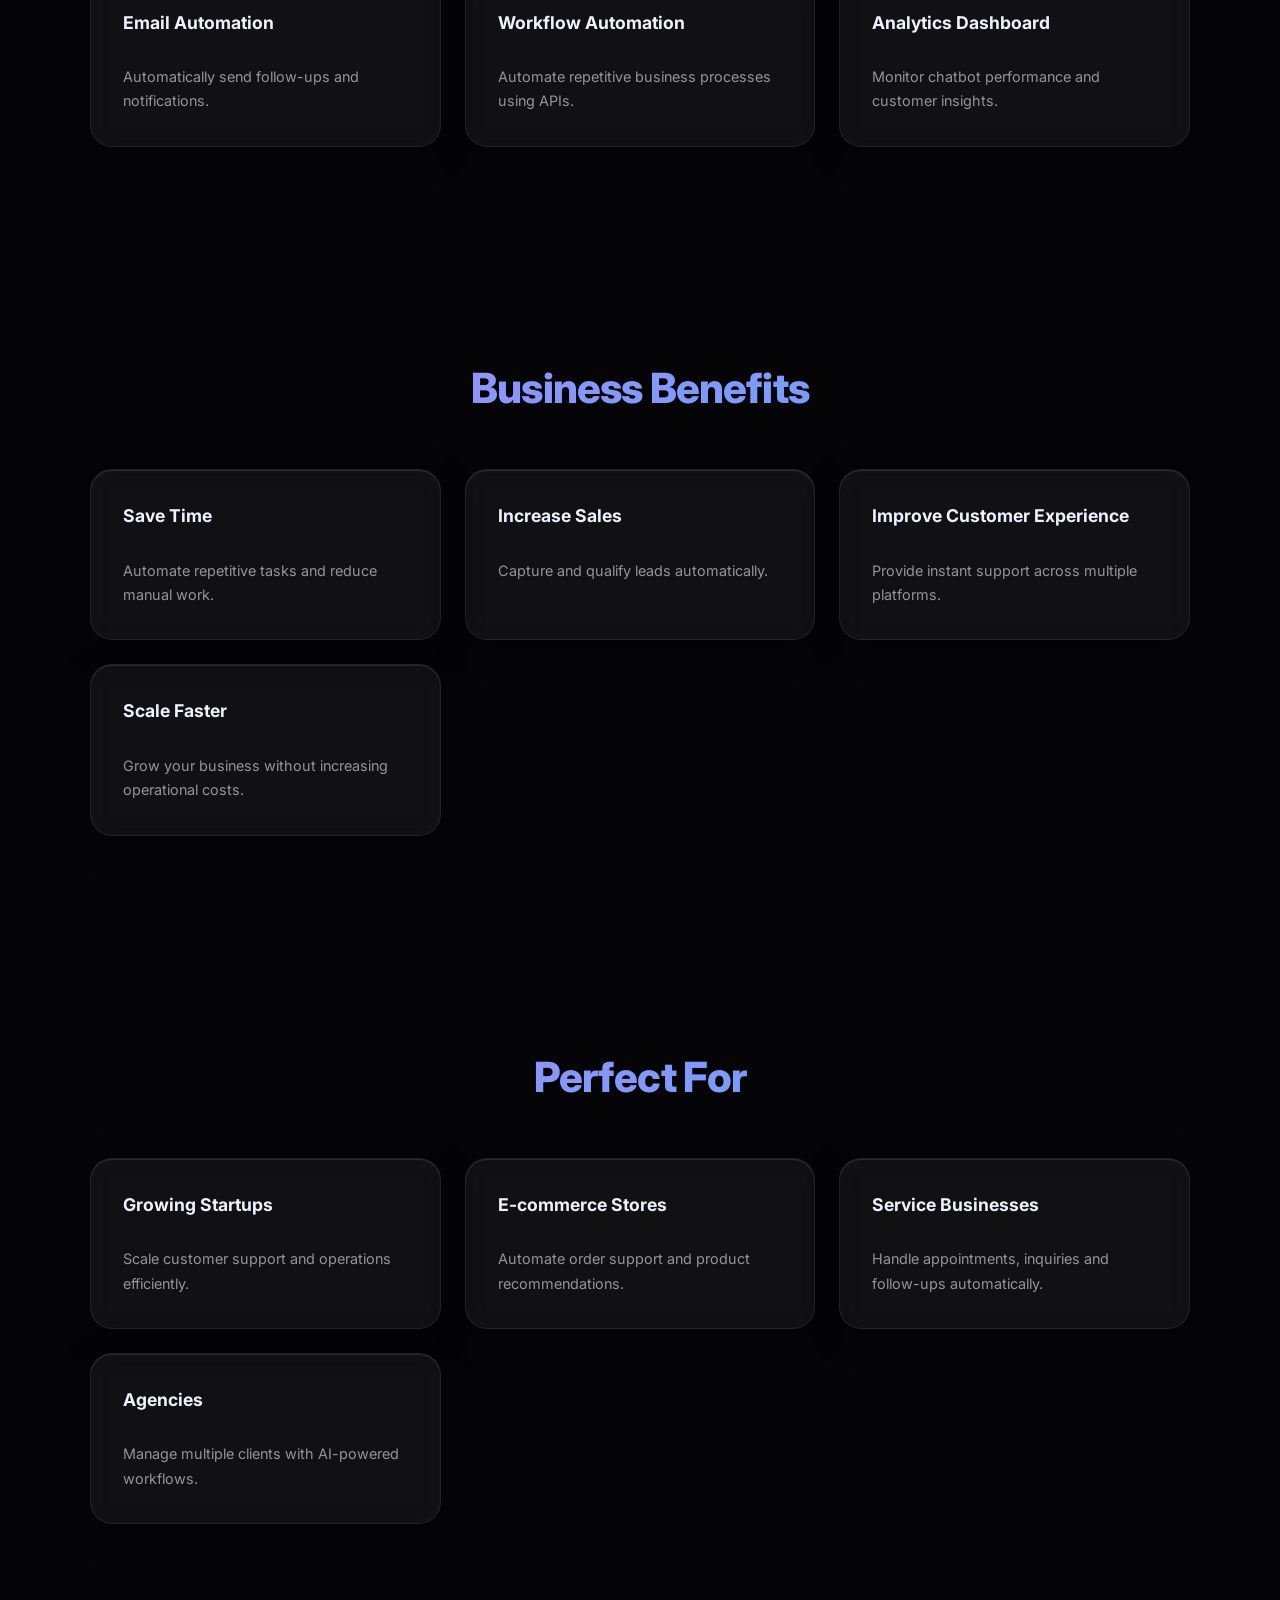
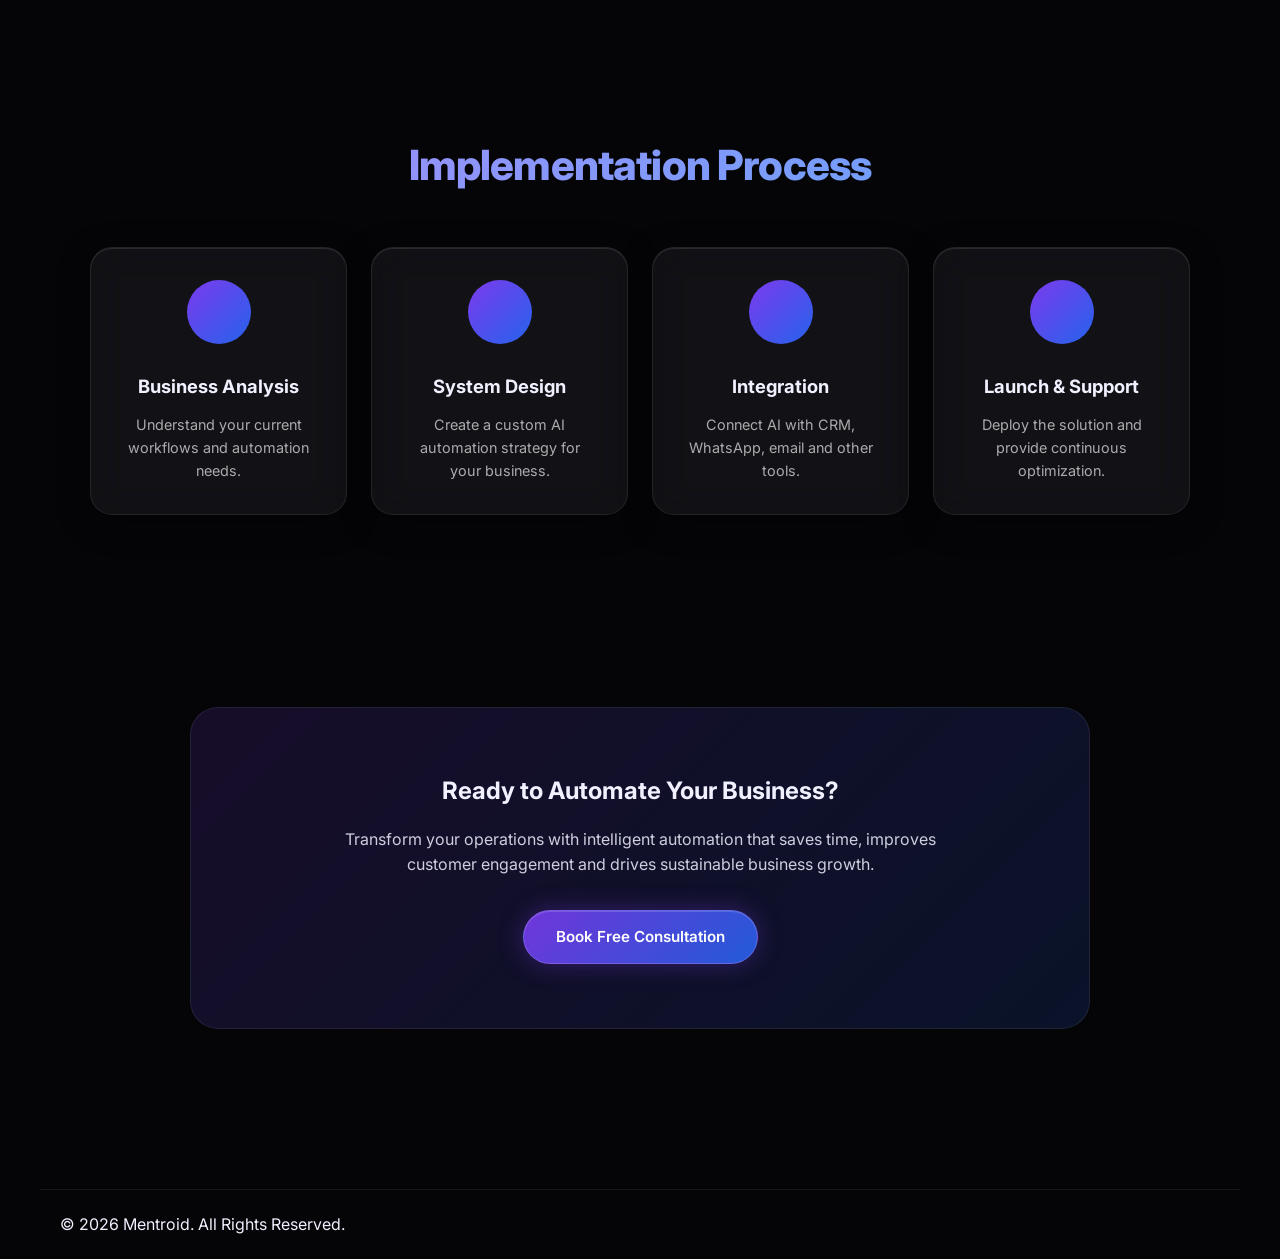
<file: services/growth-automation-pack.html>
<!DOCTYPE html>
<html lang="en">
<head>
<meta charset="UTF-8">
<meta name="viewport" content="width=device-width, initial-scale=1.0">
<title>Growth Automation Pack | Mentroid</title>
<link href="https://fonts.googleapis.com/css2?family=Inter:wght@300;400;500;600;700;800&display=swap" rel="stylesheet">
<link rel="stylesheet" href="../style.css">
<link rel="stylesheet" href="service.css">
</head>
<body>

<canvas id="bgCanvas"></canvas>

<!-- ================= NAVBAR ================= -->

  <nav>
    <a href="../index.html#hero" class="nav-logo" aria-label="Mentroid — Home">
      <span class="nav-logo-scene">
        <span class="nav-logo-tilt">
          <span class="nav-logo-glow" aria-hidden="true"></span>
          <span class="nav-logo-shine" aria-hidden="true"></span>
          <span class="nav-logo-inner">
            <video
              class="nav-logo-video"
              src="../assets/Mentroid-LOGO.webm"
              type="video/webm"
              width="52"
              height="52"
              autoplay
              muted
              loop
              playsinline
              preload="auto"
              aria-hidden="true"
            ></video>
          </span>
        </span>
      </span>
    </a>

    <div class="nav-links">
      <a href="../index.html#hero">Home</a>
      <a href="../index.html#about">About</a>
      <a href="../index.html#services">Services</a>
      <a href="../index.html#projects">Projects</a>
      <a href="../index.html#why-us">Why Us</a>
      <a href="../index.html#tech">Tech</a>
      <a href="../index.html#process">Process</a>
      <a href="../index.html#testimonials">Reviews</a>
      <a href="../index.html#team">Team</a>
      <a href="../index.html#faq">FAQ</a>
      <a href="../index.html#contact" class="nav-cta">Contact</a>
    </div>

    <div class="nav-right">
      <a href="../index.html#contact" class="nav-join">Join Us</a>
      <button class="nav-hamburger" aria-label="Toggle menu" aria-expanded="false">
      </button>
    </div>
  </nav>


<!-- ================= HERO ================= -->

<section class="service-hero section">
<div class="container hero-grid">

<div class="container">

<div class="hero-content">

<span class="hero-badge">Growth Automation Pack</span>

<h1>
Scale Your Business with
<span class="grad-text">AI Automation</span>
</h1>

<p>
Automate your sales, customer support, CRM and business workflows with an
advanced AI automation system. Designed for growing businesses that want to
save time, increase conversions and deliver exceptional customer experiences.
</p>

<div class="hero-btns">
<a href="../index.html#contact" class="btn-primary">
Book Free Consultation
</a>

<a href="#features" class="btn-outline">
Explore Features
</a>
</div>

</div>

<div class="hero-right">
<img src="../assets/mentroid-hero-logo.png"
alt="Mentroid"
class="hero-image">
</div>

</div>

<div class="container">

<div class="hero-stats">

<div>
<h2>30+</h2>
<p>Workflows</p>
</div>

<div>
<h2>24/7</h2>
<p>Automation</p>
</div>

<div>
<h2>95%</h2>
<p>Efficiency</p>
</div>

</div>

</div>

</div>
</section>

<!-- ================= FEATURES ================= -->

<section class="section" id="features">

<div class="container">

<h2 class="section-title">
What's Included
</h2>

<div class="svc-grid">

<div class="svc-card">
<h3>Advanced AI Chatbot</h3>
<p>GPT-powered chatbot trained for your business.</p>
</div>

<div class="svc-card">
<h3>WhatsApp Integration</h3>
<p>Handle customer conversations automatically.</p>
</div>

<div class="svc-card">
<h3>CRM Integration</h3>
<p>Connect your chatbot with HubSpot, Zoho or custom CRM.</p>
</div>

<div class="svc-card">
<h3>Email Automation</h3>
<p>Automatically send follow-ups and notifications.</p>
</div>

<div class="svc-card">
<h3>Workflow Automation</h3>
<p>Automate repetitive business processes using APIs.</p>
</div>

<div class="svc-card">
<h3>Analytics Dashboard</h3>
<p>Monitor chatbot performance and customer insights.</p>
</div>

</div>

</div>

</section>

<!-- ================= BENEFITS ================= -->

<section class="section">

<div class="container">

<h2 class="section-title">
Business Benefits
</h2>

<div class="svc-grid">

<div class="svc-card">
<h3>Save Time</h3>
<p>Automate repetitive tasks and reduce manual work.</p>
</div>

<div class="svc-card">
<h3>Increase Sales</h3>
<p>Capture and qualify leads automatically.</p>
</div>

<div class="svc-card">
<h3>Improve Customer Experience</h3>
<p>Provide instant support across multiple platforms.</p>
</div>

<div class="svc-card">
<h3>Scale Faster</h3>
<p>Grow your business without increasing operational costs.</p>
</div>

</div>

</div>

</section>

<!-- ================= PERFECT FOR ================= -->

<section class="section">

<div class="container">

<h2 class="section-title">
Perfect For
</h2>

<div class="svc-grid">

<div class="svc-card">
<h3>Growing Startups</h3>
<p>Scale customer support and operations efficiently.</p>
</div>

<div class="svc-card">
<h3>E-commerce Stores</h3>
<p>Automate order support and product recommendations.</p>
</div>

<div class="svc-card">
<h3>Service Businesses</h3>
<p>Handle appointments, inquiries and follow-ups automatically.</p>
</div>

<div class="svc-card">
<h3>Agencies</h3>
<p>Manage multiple clients with AI-powered workflows.</p>
</div>

</div>

</div>

</section>

<!-- ================= DEVELOPMENT PROCESS ================= -->

<section class="section">

<div class="container">

<h2 class="section-title">
Implementation Process
</h2>

<div class="process-steps">

<div class="step-card">
<div class="step-num">1</div>
<h3>Business Analysis</h3>
<p>Understand your current workflows and automation needs.</p>
</div>

<div class="step-card">
<div class="step-num">2</div>
<h3>System Design</h3>
<p>Create a custom AI automation strategy for your business.</p>
</div>

<div class="step-card">
<div class="step-num">3</div>
<h3>Integration</h3>
<p>Connect AI with CRM, WhatsApp, email and other tools.</p>
</div>

<div class="step-card">
<div class="step-num">4</div>
<h3>Launch & Support</h3>
<p>Deploy the solution and provide continuous optimization.</p>
</div>

</div>

</div>

</section>

<!-- ================= CTA ================= -->

<section class="section">

<div class="container cta-box">

<h2>
Ready to Automate Your Business?
</h2>

<p>
Transform your operations with intelligent automation that saves time,
improves customer engagement and drives sustainable business growth.
</p>

<a href="../index.html#contact"
class="btn-primary">
Book Free Consultation
</a>

</div>

</section>
<!-- ================= FOOTER ================= -->

<footer><div class="footer-bottom">© 2026 Mentroid. All Rights Reserved.</div></footer>


</body>


<script src="../script.js"></script>
<script src="service.js"></script>
</html>
</file>
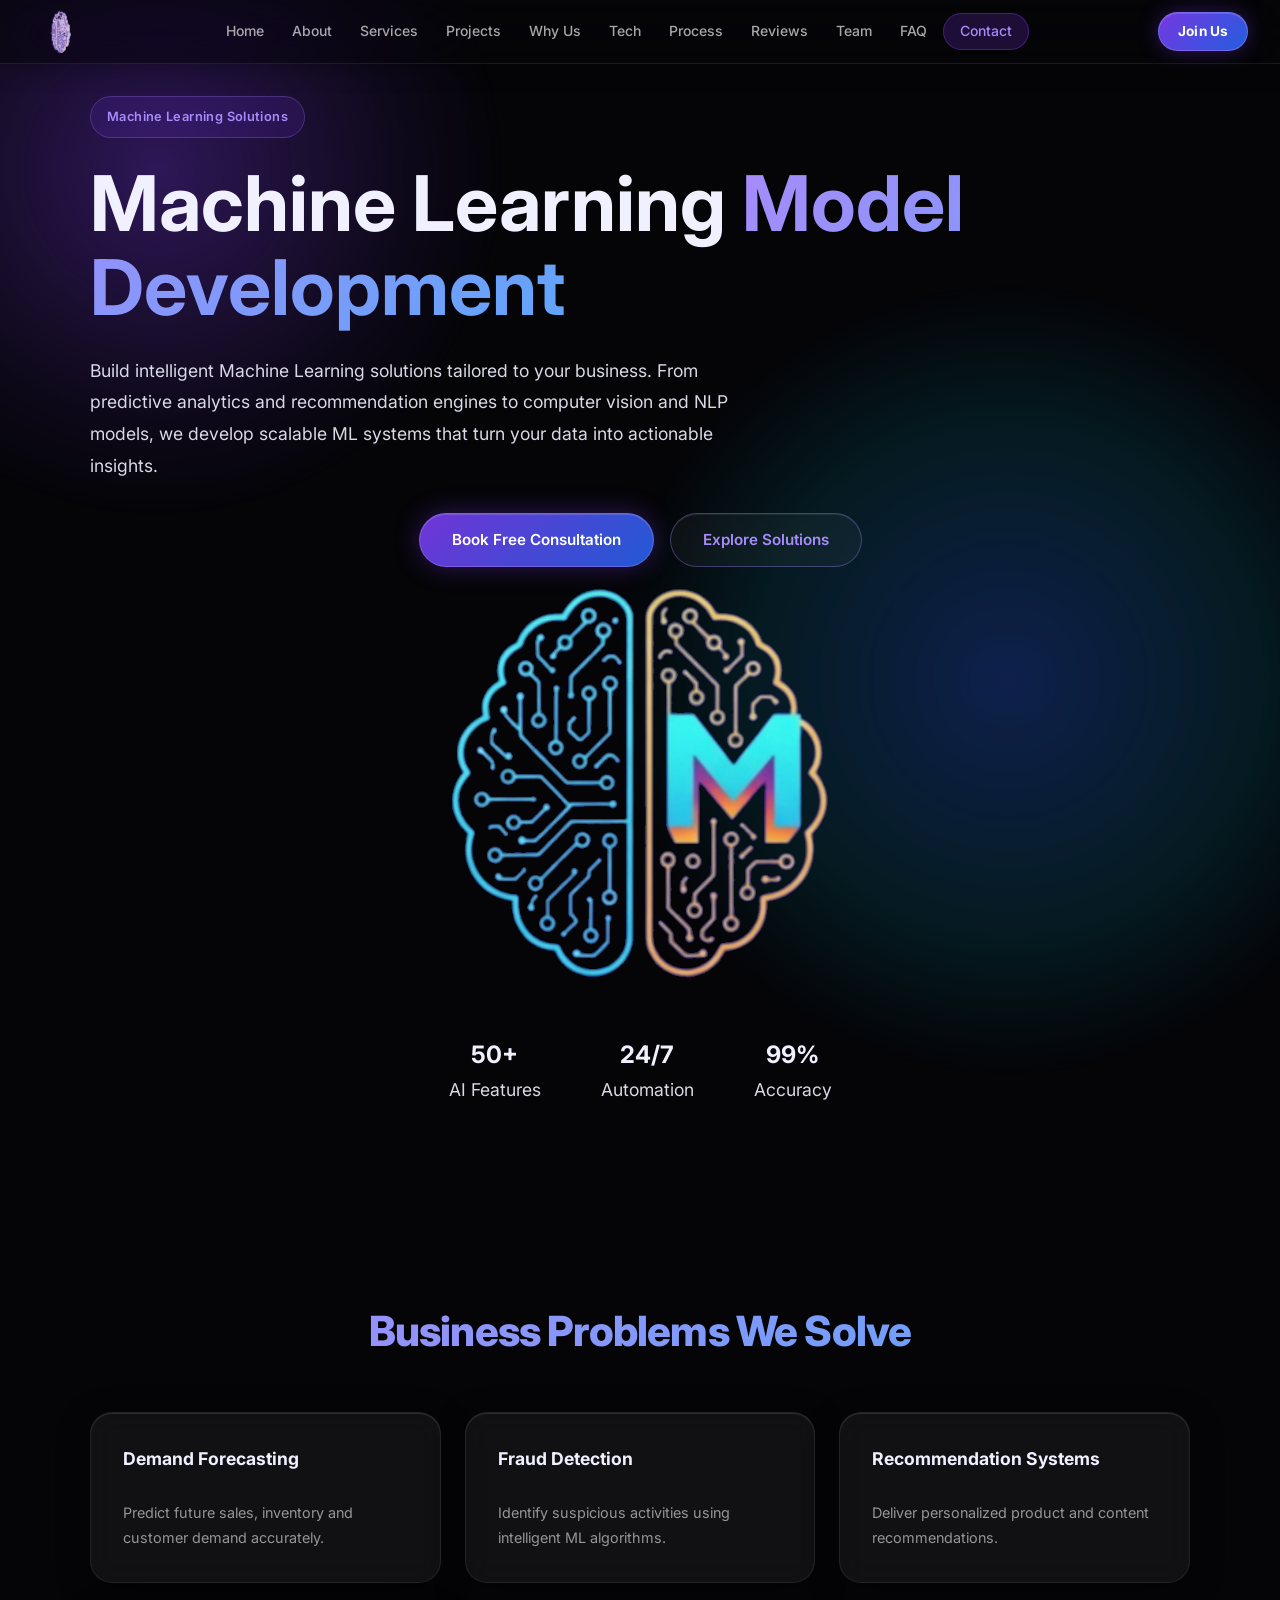
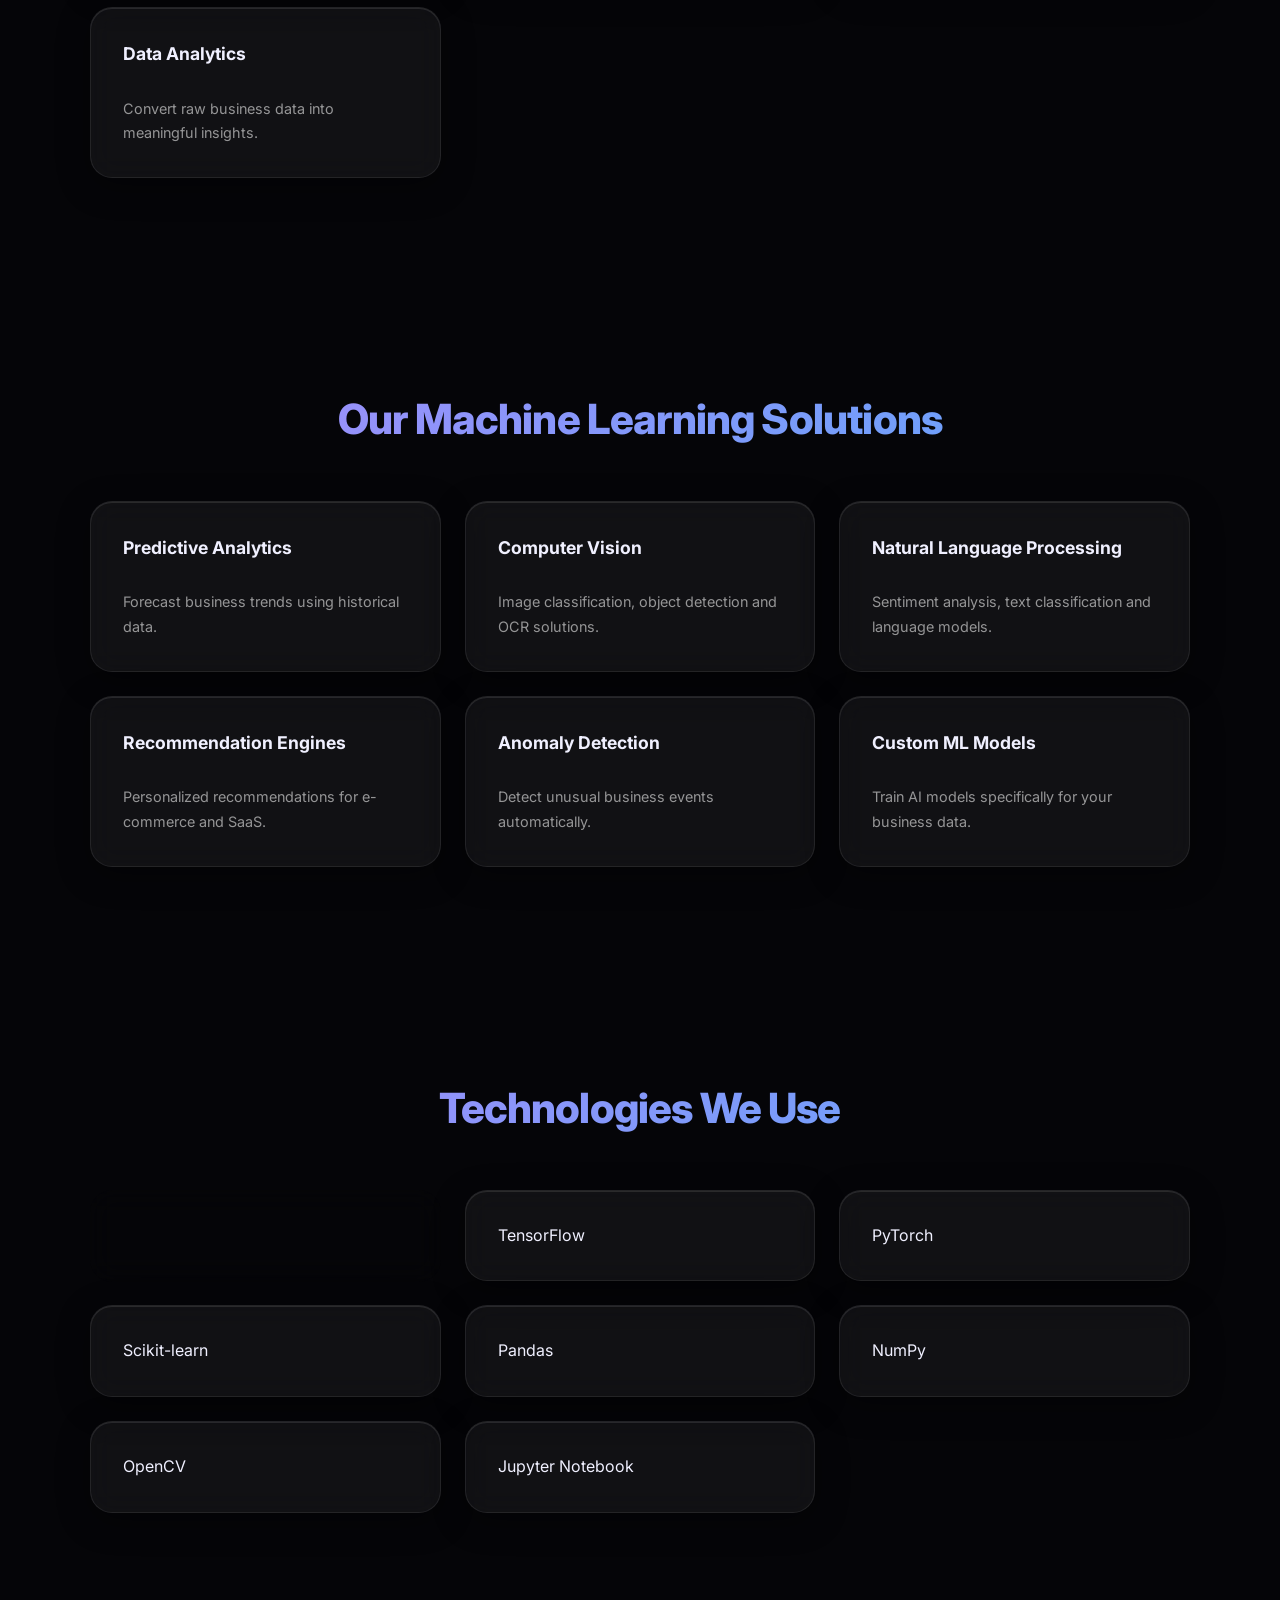
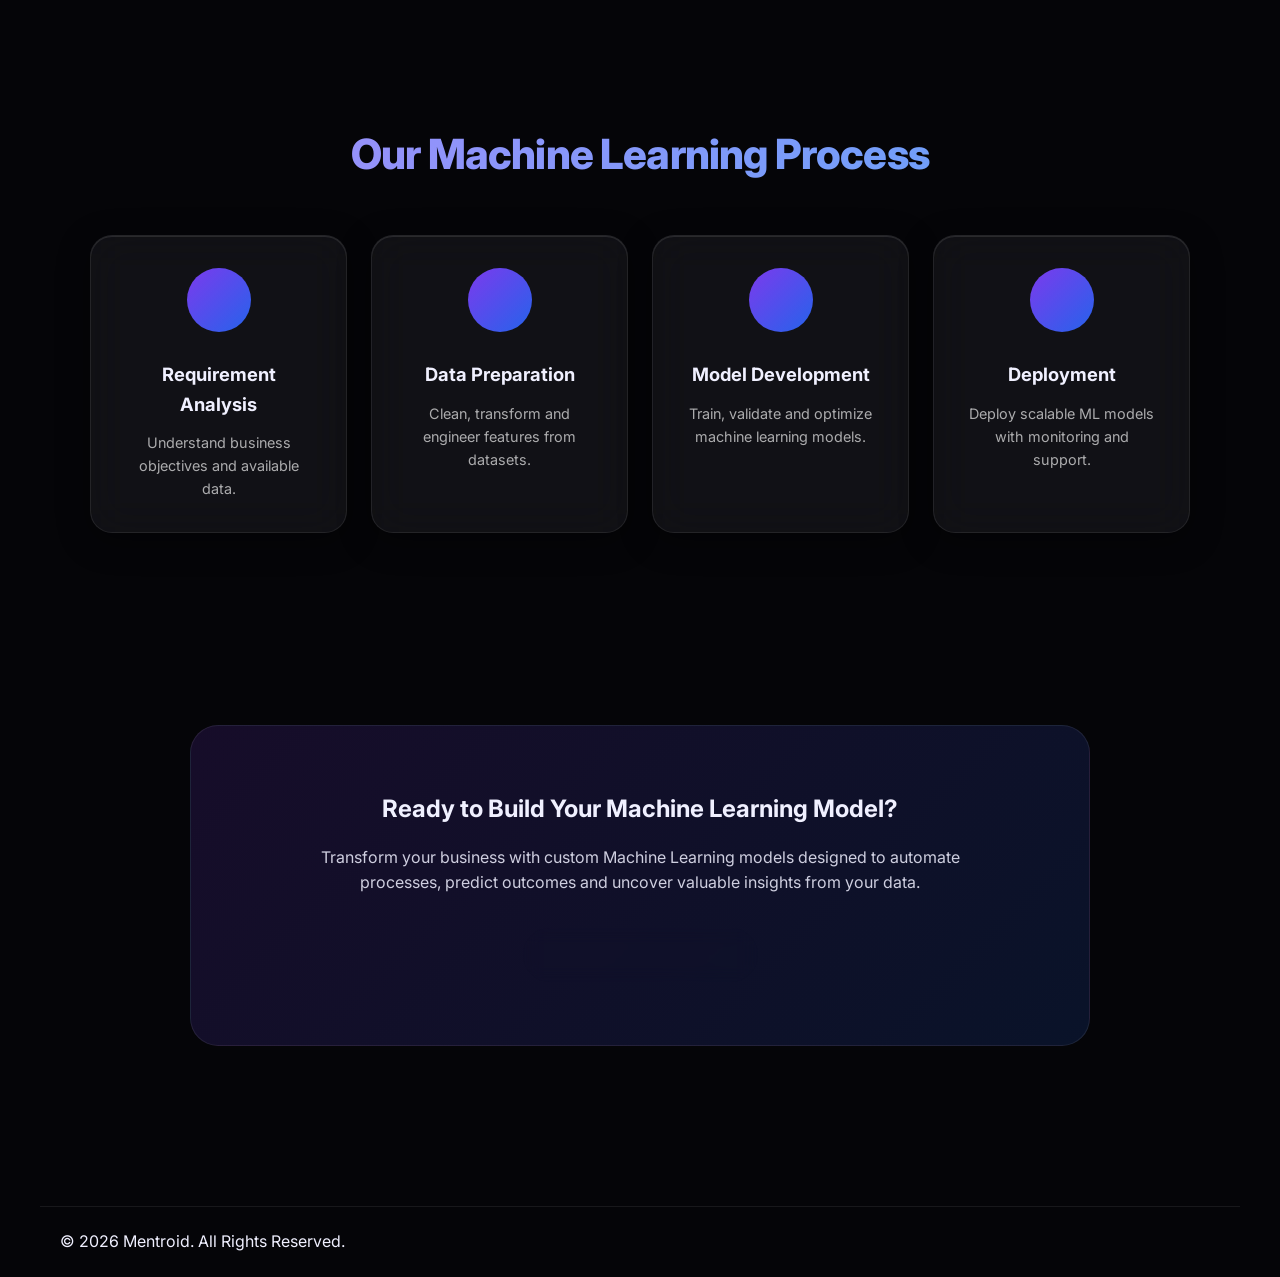
<file: services/ml-models.html>
<!DOCTYPE html>
<html lang="en">
<head>
<meta charset="UTF-8">
<meta name="viewport" content="width=device-width, initial-scale=1.0">
<title> Machine Learning Models | Mentroid</title>
<link href="https://fonts.googleapis.com/css2?family=Inter:wght@300;400;500;600;700;800&display=swap" rel="stylesheet">
<link rel="stylesheet" href="../style.css">
<link rel="stylesheet" href="service.css">
</head>
<body>

<canvas id="bgCanvas"></canvas>

<!-- ================= NAVBAR ================= -->

  <nav>
    <a href="../index.html#hero" class="nav-logo" aria-label="Mentroid — Home">
      <span class="nav-logo-scene">
        <span class="nav-logo-tilt">
          <span class="nav-logo-glow" aria-hidden="true"></span>
          <span class="nav-logo-shine" aria-hidden="true"></span>
          <span class="nav-logo-inner">
            <video
              class="nav-logo-video"
              src="../assets/Mentroid-LOGO.webm"
              type="video/webm"
              width="52"
              height="52"
              autoplay
              muted
              loop
              playsinline
              preload="auto"
              aria-hidden="true"
            ></video>
          </span>
        </span>
      </span>
    </a>

    <div class="nav-links">
      <a href="../index.html#hero">Home</a>
      <a href="../index.html#about">About</a>
      <a href="../index.html#services">Services</a>
      <a href="../index.html#projects">Projects</a>
      <a href="../index.html#why-us">Why Us</a>
      <a href="../index.html#tech">Tech</a>
      <a href="../index.html#process">Process</a>
      <a href="../index.html#testimonials">Reviews</a>
      <a href="../index.html#team">Team</a>
      <a href="../index.html#faq">FAQ</a>
      <a href="../index.html#contact" class="nav-cta">Contact</a>
    </div>

    <div class="nav-right">
      <a href="../index.html#contact" class="nav-join">Join Us</a>
      <button class="nav-hamburger" aria-label="Toggle menu" aria-expanded="false">
      </button>
    </div>
  </nav>

<!-- ================= HERO ================= -->

<section class="service-hero section">
<div class="container hero-grid">
<div class="container">
    <!-- Left Side -->
    <div class="hero-content">

      <span class="hero-badge">Machine Learning Solutions</span>

      <h1>
        Machine Learning
        <span class="grad-text"> Model Development</span>
      </h1>

      <p>
         Build intelligent Machine Learning solutions tailored to your business.
         From predictive analytics and recommendation engines to computer vision
         and NLP models, we develop scalable ML systems that turn your data into
         actionable insights.
      </p>

      <div class="hero-btns">
        <a href="../index.html#contact" class="btn-primary">
          Book Free Consultation
        </a>

        <a href="#solutions" class="btn-outline">
          Explore Solutions
        </a>
      </div>

    </div>


    <div class="hero-right">

      <img
        src="../assets/mentroid-hero-logo.png"
        alt="Mentroid"
        class="hero-image">

    </div>

  </div>

  <div class="container">

    <div class="hero-stats">

      <div>
        <h2>50+</h2>
        <p>AI Features</p>
      </div>

      <div>
        <h2>24/7</h2>
        <p>Automation</p>
      </div>

      <div>
        <h2>99%</h2>
        <p>Accuracy</p>
      </div>

    </div>

  </div>
</div>
</section>


<!-- ================= BUSINESS PROBLEMS ================= -->

<section class="section">

<div class="container">

<h2 class="section-title">
Business Problems We Solve
</h2>

<div class="svc-grid">

<div class="svc-card">
<h3>Demand Forecasting</h3>
<p>Predict future sales, inventory and customer demand accurately.</p>
</div>

<div class="svc-card">
<h3>Fraud Detection</h3>
<p>Identify suspicious activities using intelligent ML algorithms.</p>
</div>

<div class="svc-card">
<h3>Recommendation Systems</h3>
<p>Deliver personalized product and content recommendations.</p>
</div>

<div class="svc-card">
<h3>Data Analytics</h3>
<p>Convert raw business data into meaningful insights.</p>
</div>

</div>

</div>

</section>

<!-- ================= SOLUTIONS ================= -->

<section class="section" id="solutions">

<div class="container">

<h2 class="section-title">
Our Machine Learning Solutions
</h2>

<div class="svc-grid">

<div class="svc-card">
<h3>Predictive Analytics</h3>
<p>Forecast business trends using historical data.</p>
</div>

<div class="svc-card">
<h3>Computer Vision</h3>
<p>Image classification, object detection and OCR solutions.</p>
</div>

<div class="svc-card">
<h3>Natural Language Processing</h3>
<p>Sentiment analysis, text classification and language models.</p>
</div>

<div class="svc-card">
<h3>Recommendation Engines</h3>
<p>Personalized recommendations for e-commerce and SaaS.</p>
</div>

<div class="svc-card">
<h3>Anomaly Detection</h3>
<p>Detect unusual business events automatically.</p>
</div>

<div class="svc-card">
<h3>Custom ML Models</h3>
<p>Train AI models specifically for your business data.</p>
</div>

</div>

</div>

</section>

<!-- ================= TECHNOLOGIES ================= -->

<section class="section">

<div class="container">

<h2 class="section-title">
Technologies We Use
</h2>

<div class="svc-grid">

<div class="svc-card">Python</div>
<div class="svc-card">TensorFlow</div>
<div class="svc-card">PyTorch</div>
<div class="svc-card">Scikit-learn</div>
<div class="svc-card">Pandas</div>
<div class="svc-card">NumPy</div>
<div class="svc-card">OpenCV</div>
<div class="svc-card">Jupyter Notebook</div>

</div>

</div>

</section>

<!-- ================= PROCESS ================= -->

<section class="section">

<div class="container">

<h2 class="section-title">
Our Machine Learning Process
</h2>

<div class="process-steps">

<div class="step-card">
<div class="step-num">1</div>
<h3>Requirement Analysis</h3>
<p>Understand business objectives and available data.</p>
</div>

<div class="step-card">
<div class="step-num">2</div>
<h3>Data Preparation</h3>
<p>Clean, transform and engineer features from datasets.</p>
</div>

<div class="step-card">
<div class="step-num">3</div>
<h3>Model Development</h3>
<p>Train, validate and optimize machine learning models.</p>
</div>

<div class="step-card">
<div class="step-num">4</div>
<h3>Deployment</h3>
<p>Deploy scalable ML models with monitoring and support.</p>
</div>

</div>

</div>

</section>

<!-- ================= CTA ================= -->

<section class="section">

<div class="container cta-box">

<h2>
Ready to Build Your Machine Learning Model?
</h2>

<p>

Transform your business with custom Machine Learning models designed
to automate processes, predict outcomes and uncover valuable insights
from your data.

</p>

<a href="../index.html#contact"
class="btn-primary">
Book Free Consultation
</a>

</div>

</section>

<!-- ================= FOOTER ================= -->

<footer><div class="footer-bottom">© 2026 Mentroid. All Rights Reserved.</div></footer>


</body>


<script src="../script.js"></script>
<script src="service.js"></script>
</html>
</file>
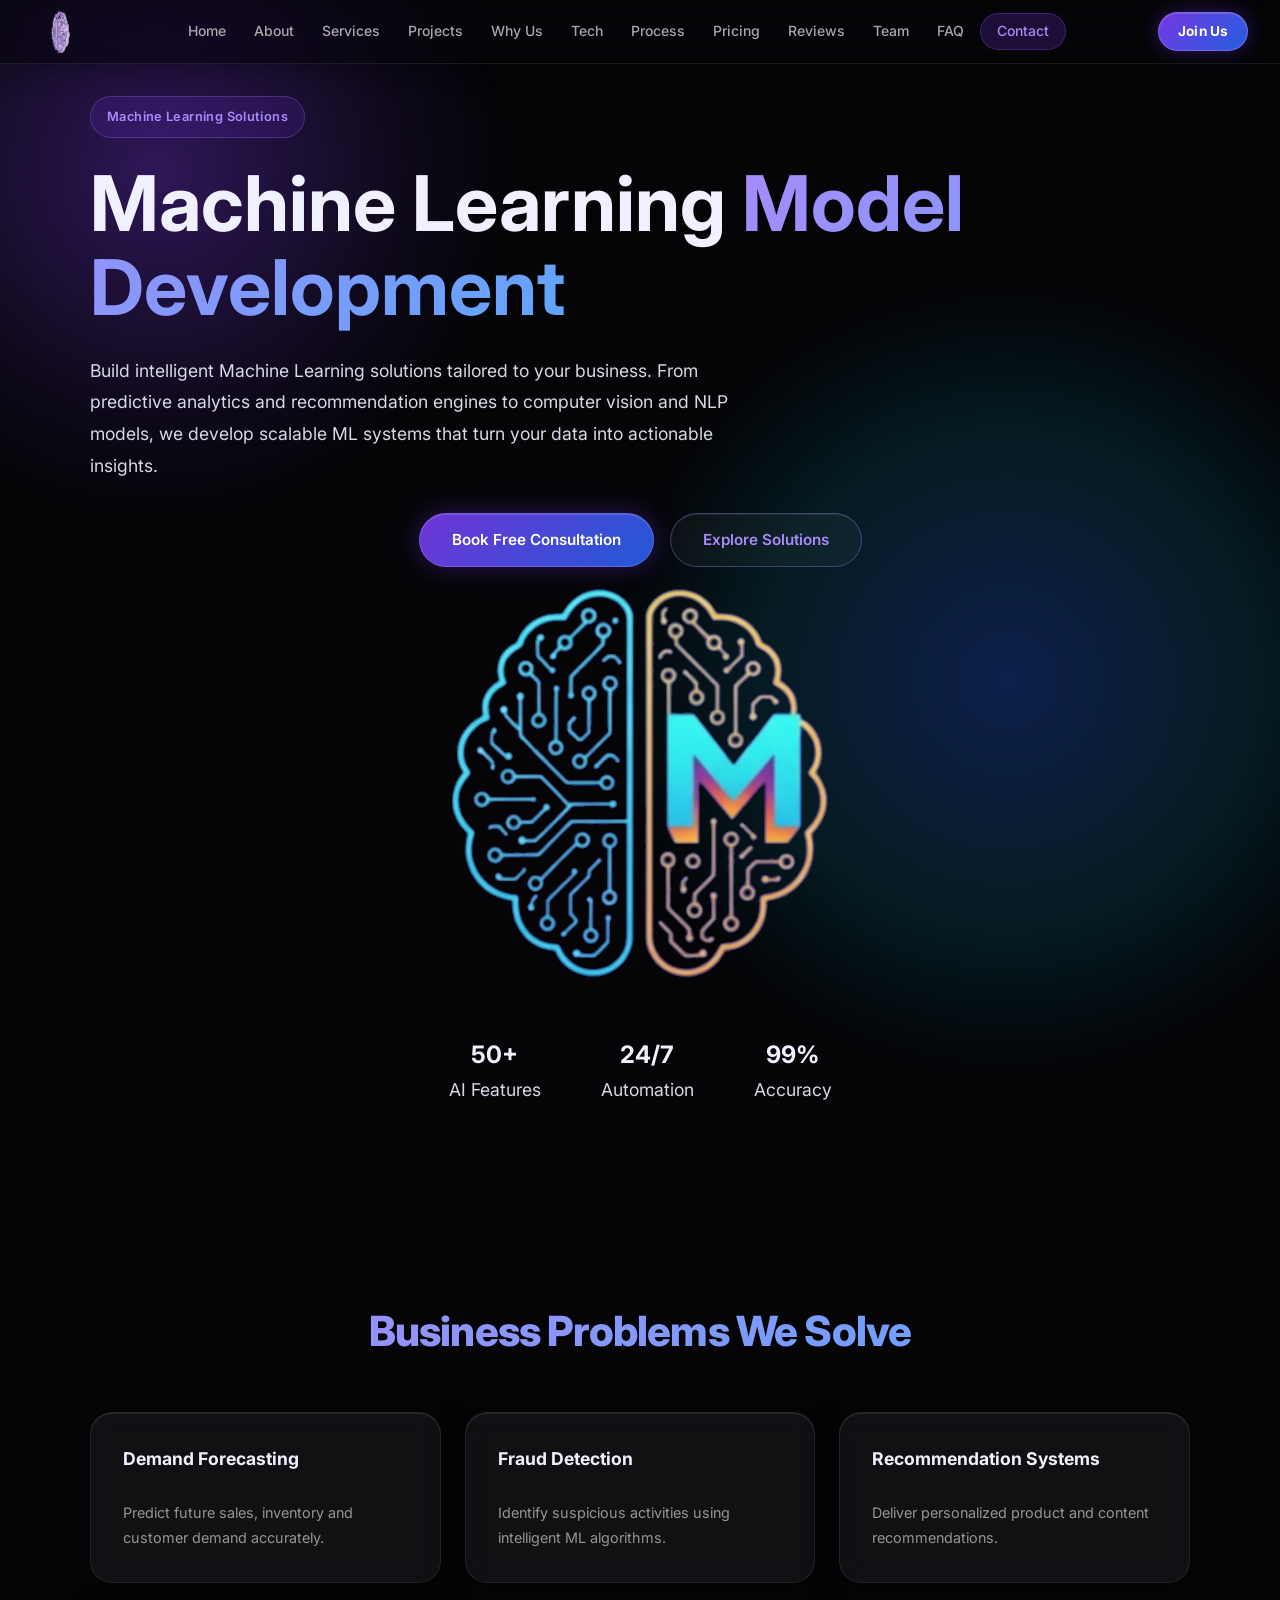
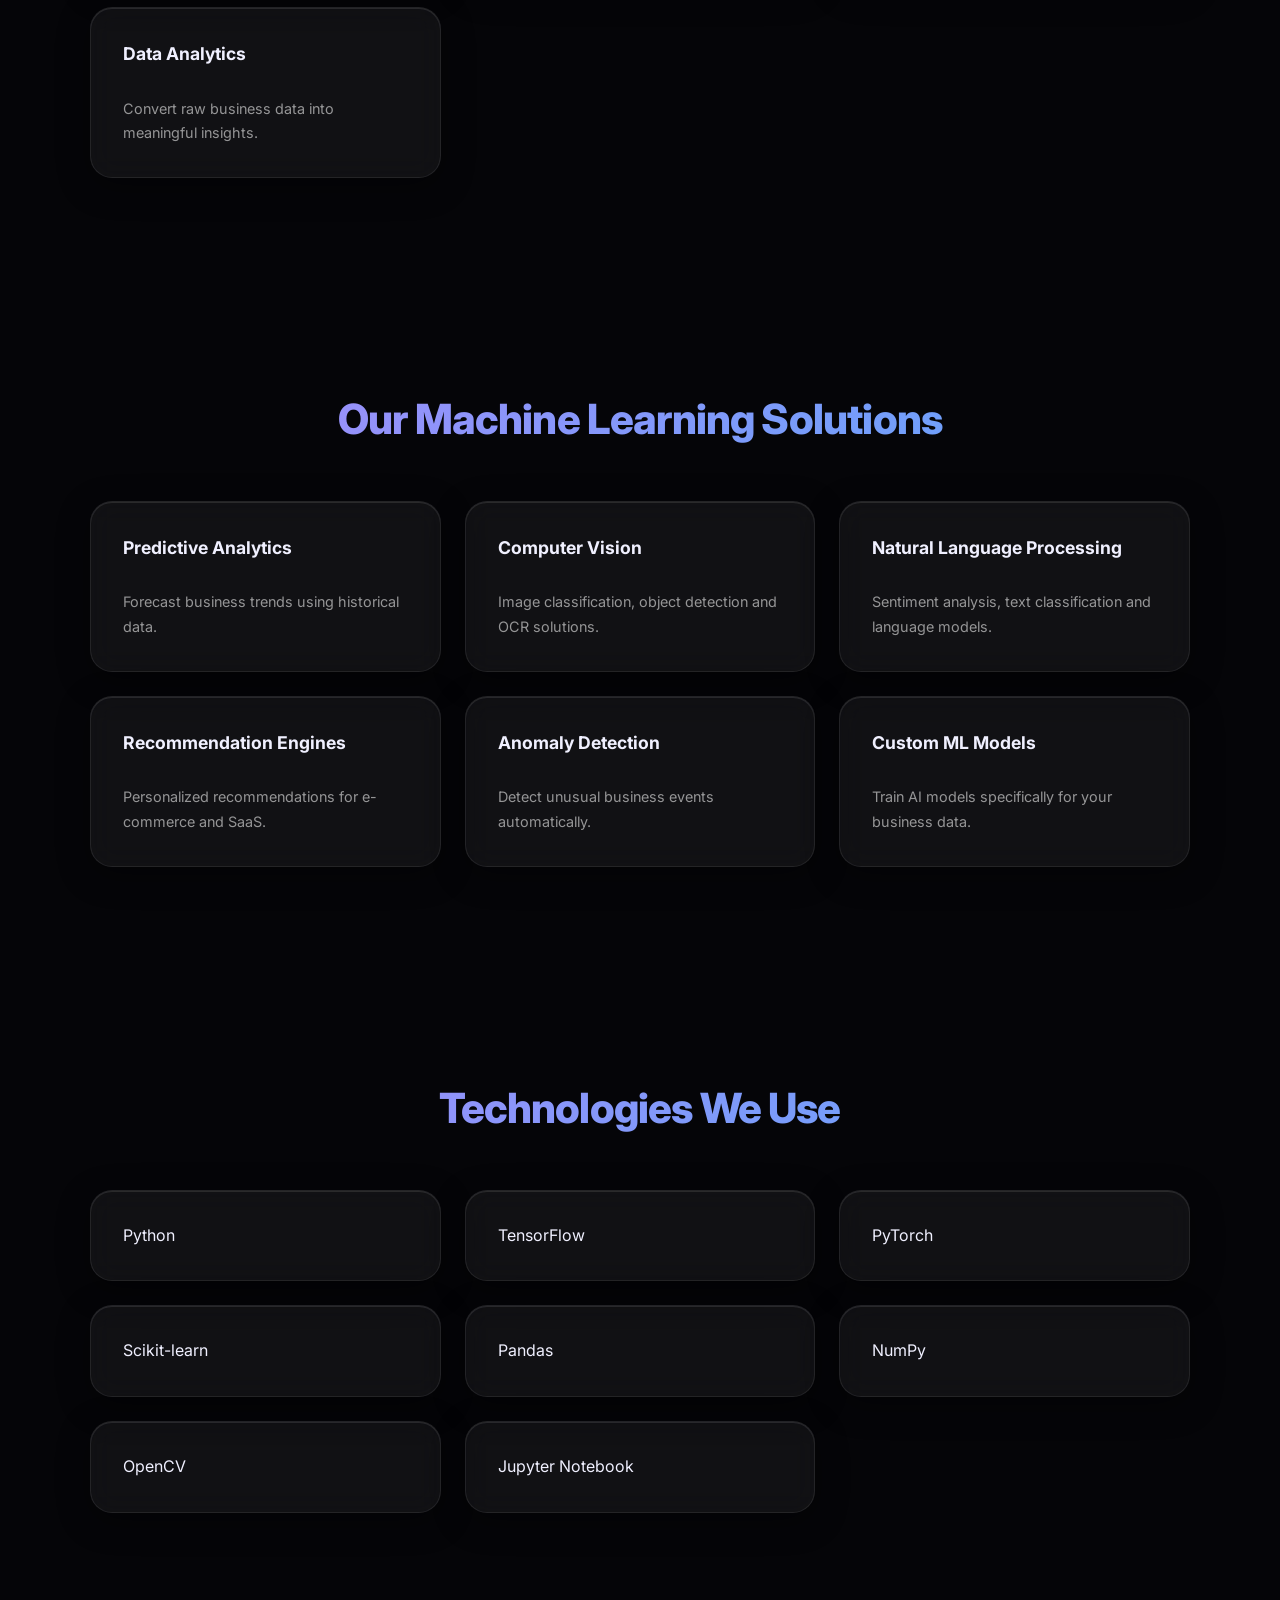
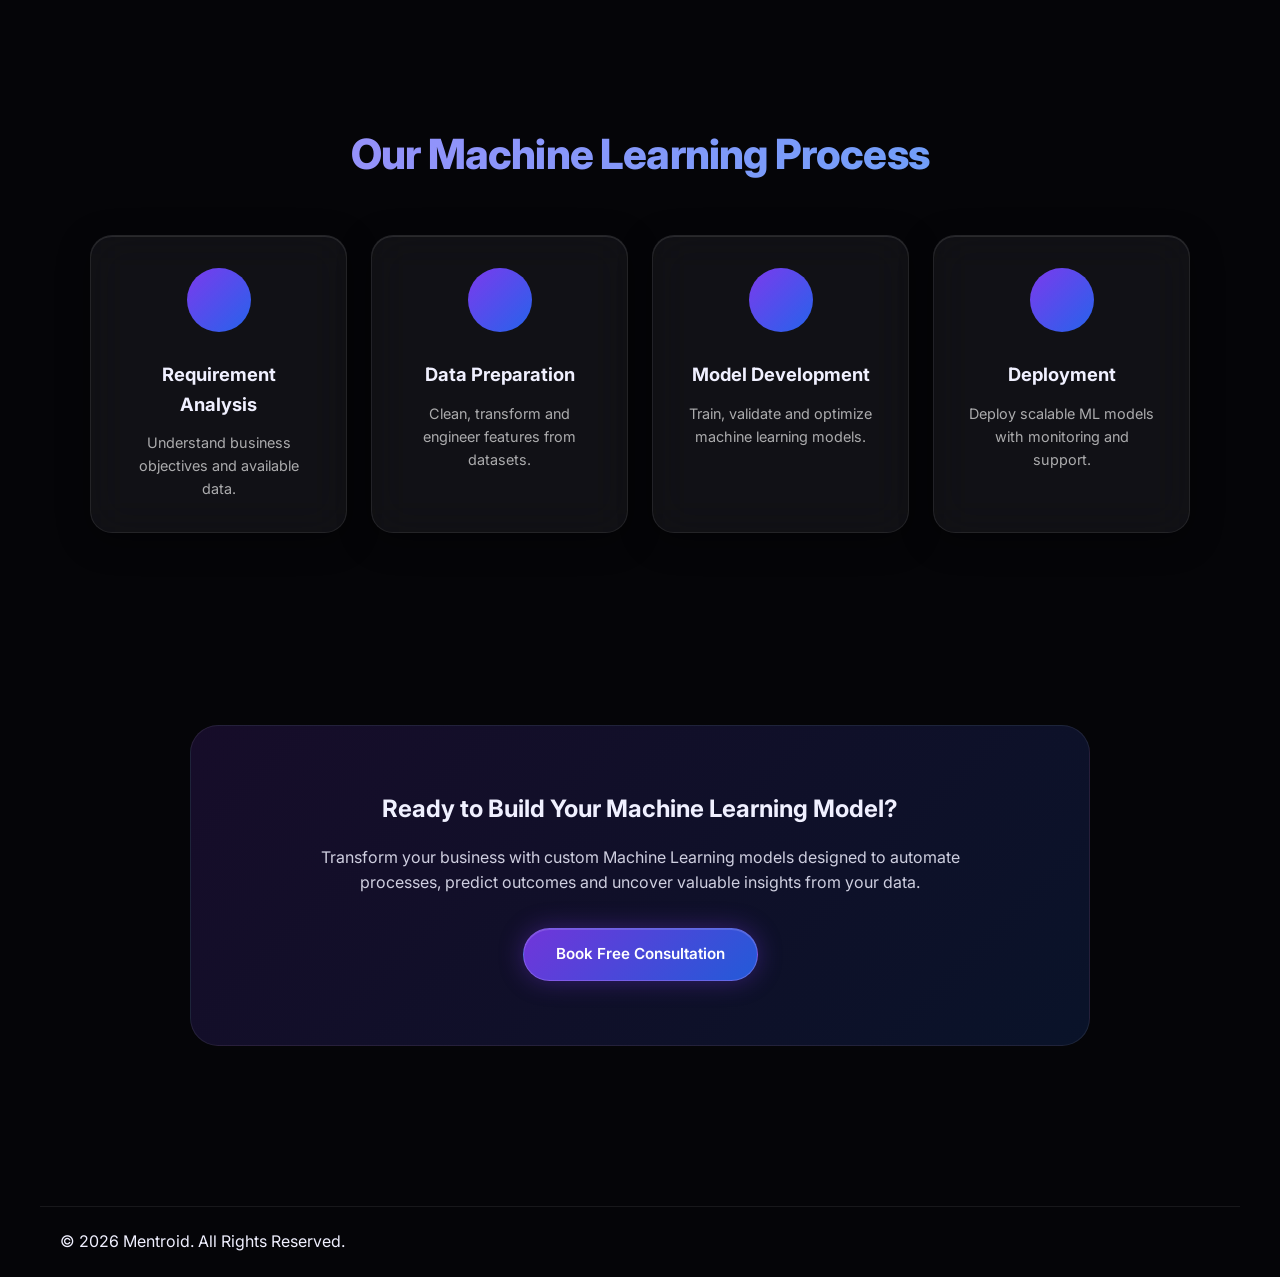
<file: services/ML-models.html>
<!DOCTYPE html>
<html lang="en">
<head>
<meta charset="UTF-8">
<meta name="viewport" content="width=device-width, initial-scale=1.0">
<title> Machine Learning Models | Mentroid</title>
<link href="https://fonts.googleapis.com/css2?family=Inter:wght@300;400;500;600;700;800&display=swap" rel="stylesheet">
<link rel="stylesheet" href="../style.css">
<link rel="stylesheet" href="service.css">
</head>
<body>

<canvas id="bgCanvas"></canvas>

<!-- ================= NAVBAR ================= -->

  <nav>
    <a href="../index.html#hero" class="nav-logo" aria-label="Mentroid — Home">
      <span class="nav-logo-scene">
        <span class="nav-logo-tilt">
          <span class="nav-logo-glow" aria-hidden="true"></span>
          <span class="nav-logo-shine" aria-hidden="true"></span>
          <span class="nav-logo-inner">
            <video
              class="nav-logo-video"
              src="../assets/Mentroid-LOGO.webm"
              type="video/webm"
              width="52"
              height="52"
              autoplay
              muted
              loop
              playsinline
              preload="auto"
              aria-hidden="true"
            ></video>
          </span>
        </span>
      </span>
    </a>

    <div class="nav-links">
      <a href="../index.html#hero">Home</a>
      <a href="../index.html#about">About</a>
      <a href="../index.html#services">Services</a>
      <a href="../index.html#projects">Projects</a>
      <a href="../index.html#why-us">Why Us</a>
      <a href="../index.html#tech">Tech</a>
      <a href="../index.html#process">Process</a>
      <a href="../index.html#pricing">Pricing</a>
      <a href="../index.html#testimonials">Reviews</a>
      <a href="../index.html#team">Team</a>
      <a href="../index.html#faq">FAQ</a>
      <a href="../index.html#contact" class="nav-cta">Contact</a>
    </div>

    <div class="nav-right">
      <a href="../index.html#contact" class="nav-join">Join Us</a>
      <button class="nav-hamburger" aria-label="Toggle menu" aria-expanded="false">
      </button>
    </div>
  </nav>

<!-- ================= HERO ================= -->

<section class="service-hero section">
<div class="container hero-grid">
<div class="container">
    <!-- Left Side -->
    <div class="hero-content">

      <span class="hero-badge">Machine Learning Solutions</span>

      <h1>
        Machine Learning
        <span class="grad-text"> Model Development</span>
      </h1>

      <p>
         Build intelligent Machine Learning solutions tailored to your business.
         From predictive analytics and recommendation engines to computer vision
         and NLP models, we develop scalable ML systems that turn your data into
         actionable insights.
      </p>

      <div class="hero-btns">
        <a href="../index.html#contact" class="btn-primary">
          Book Free Consultation
        </a>

        <a href="#solutions" class="btn-outline">
          Explore Solutions
        </a>
      </div>

    </div>


    <div class="hero-right">

      <img
        src="../assets/mentroid-hero-logo.png"
        alt="Mentroid"
        class="hero-image">

    </div>

  </div>

  <div class="container">

    <div class="hero-stats">

      <div>
        <h2>50+</h2>
        <p>AI Features</p>
      </div>

      <div>
        <h2>24/7</h2>
        <p>Automation</p>
      </div>

      <div>
        <h2>99%</h2>
        <p>Accuracy</p>
      </div>

    </div>

  </div>
</div>
</section>


<!-- ================= BUSINESS PROBLEMS ================= -->

<section class="section">

<div class="container">

<h2 class="section-title">
Business Problems We Solve
</h2>

<div class="svc-grid">

<div class="svc-card">
<h3>Demand Forecasting</h3>
<p>Predict future sales, inventory and customer demand accurately.</p>
</div>

<div class="svc-card">
<h3>Fraud Detection</h3>
<p>Identify suspicious activities using intelligent ML algorithms.</p>
</div>

<div class="svc-card">
<h3>Recommendation Systems</h3>
<p>Deliver personalized product and content recommendations.</p>
</div>

<div class="svc-card">
<h3>Data Analytics</h3>
<p>Convert raw business data into meaningful insights.</p>
</div>

</div>

</div>

</section>

<!-- ================= SOLUTIONS ================= -->

<section class="section" id="solutions">

<div class="container">

<h2 class="section-title">
Our Machine Learning Solutions
</h2>

<div class="svc-grid">

<div class="svc-card">
<h3>Predictive Analytics</h3>
<p>Forecast business trends using historical data.</p>
</div>

<div class="svc-card">
<h3>Computer Vision</h3>
<p>Image classification, object detection and OCR solutions.</p>
</div>

<div class="svc-card">
<h3>Natural Language Processing</h3>
<p>Sentiment analysis, text classification and language models.</p>
</div>

<div class="svc-card">
<h3>Recommendation Engines</h3>
<p>Personalized recommendations for e-commerce and SaaS.</p>
</div>

<div class="svc-card">
<h3>Anomaly Detection</h3>
<p>Detect unusual business events automatically.</p>
</div>

<div class="svc-card">
<h3>Custom ML Models</h3>
<p>Train AI models specifically for your business data.</p>
</div>

</div>

</div>

</section>

<!-- ================= TECHNOLOGIES ================= -->

<section class="section">

<div class="container">

<h2 class="section-title">
Technologies We Use
</h2>

<div class="svc-grid">

<div class="svc-card">Python</div>
<div class="svc-card">TensorFlow</div>
<div class="svc-card">PyTorch</div>
<div class="svc-card">Scikit-learn</div>
<div class="svc-card">Pandas</div>
<div class="svc-card">NumPy</div>
<div class="svc-card">OpenCV</div>
<div class="svc-card">Jupyter Notebook</div>

</div>

</div>

</section>

<!-- ================= PROCESS ================= -->

<section class="section">

<div class="container">

<h2 class="section-title">
Our Machine Learning Process
</h2>

<div class="process-steps">

<div class="step-card">
<div class="step-num">1</div>
<h3>Requirement Analysis</h3>
<p>Understand business objectives and available data.</p>
</div>

<div class="step-card">
<div class="step-num">2</div>
<h3>Data Preparation</h3>
<p>Clean, transform and engineer features from datasets.</p>
</div>

<div class="step-card">
<div class="step-num">3</div>
<h3>Model Development</h3>
<p>Train, validate and optimize machine learning models.</p>
</div>

<div class="step-card">
<div class="step-num">4</div>
<h3>Deployment</h3>
<p>Deploy scalable ML models with monitoring and support.</p>
</div>

</div>

</div>

</section>

<!-- ================= CTA ================= -->

<section class="section">

<div class="container cta-box">

<h2>
Ready to Build Your Machine Learning Model?
</h2>

<p>

Transform your business with custom Machine Learning models designed
to automate processes, predict outcomes and uncover valuable insights
from your data.

</p>

<a href="../index.html#contact"
class="btn-primary">
Book Free Consultation
</a>

</div>

</section>

<!-- ================= FOOTER ================= -->

<footer><div class="footer-bottom">© 2026 Mentroid. All Rights Reserved.</div></footer>


</body>


<script src="../script.js"></script>
<script src="service.js"></script>
</html>
</file>
<file: style.css>
/* ═══════════════════════════════════════════════════════════════
   MENTROID — LIQUID GLASS UI  |  Dark-only theme
   ═══════════════════════════════════════════════════════════════ */

/* ── Reset & Base ─────────────────────────────────────────────── */
*, *::before, *::after {
  box-sizing: border-box;
  margin: 0;
  padding: 0;
}

html {
  scroll-behavior: smooth;
  font-size: 16px;
}

body {
  font-family: 'Inter', system-ui, -apple-system, sans-serif;
  background-color: #050508;
  color: #f0f0ff;
  line-height: 1.6;
  overflow-x: hidden;
  position: relative;
  min-height: 100vh;
}

/* ── CSS Custom Properties ────────────────────────────────────── */
:root {
  --bg:            #050508;
  --bg2:           rgba(124, 58, 237, 0.04);
  --glass-bg:      rgba(255, 255, 255, 0.05);
  --glass-bg-hover:rgba(255, 255, 255, 0.09);
  --glass-border:  rgba(255, 255, 255, 0.12);
  --glass-border-hover: rgba(255, 255, 255, 0.22);
  --glass-shadow:  inset 0 1px 0 rgba(255,255,255,0.10), 0 8px 32px rgba(0,0,0,0.4);
  --glass-shadow-hover: inset 0 1px 0 rgba(255,255,255,0.15), 0 0 40px rgba(124,58,237,0.3), 0 20px 60px rgba(0,0,0,0.5);

  --purple:        #7c3aed;
  --purple-light:  #a78bfa;
  --blue:          #2563eb;
  --blue-light:    #60a5fa;
  --cyan:          #06b6d4;

  --text:          #f0f0ff;
  --text-body:     rgba(255, 255, 255, 0.65);
  --muted:         rgba(255, 255, 255, 0.4);

  --grad:          linear-gradient(135deg, #a78bfa, #60a5fa);
  --grad-border:   linear-gradient(135deg, rgba(167,139,250,0.6), rgba(96,165,250,0.6));

  --radius:        16px;
  --radius-sm:     10px;
  --radius-lg:     24px;
  --transition:    0.25s ease;
  --transition-fast: 0.15s ease;
}

/* ── [data-theme="dark"] — no-op, base IS dark ────────────────── */
[data-theme="dark"] {
  --bg:            #050508;
  --bg2:           rgba(124, 58, 237, 0.04);
  --glass-bg:      rgba(255, 255, 255, 0.05);
  --glass-bg-hover:rgba(255, 255, 255, 0.09);
  --glass-border:  rgba(255, 255, 255, 0.12);
  --text:          #f0f0ff;
  --text-body:     rgba(255, 255, 255, 0.65);
  --muted:         rgba(255, 255, 255, 0.4);
}

/* ── Ambient Background Orbs ──────────────────────────────────── */
body::before {
  content: '';
  position: fixed;
  top: -20%;
  left: -15%;
  width: 700px;
  height: 700px;
  background: radial-gradient(circle, rgba(124,58,237,0.35) 0%, rgba(124,58,237,0.08) 50%, transparent 70%);
  border-radius: 50%;
  pointer-events: none;
  z-index: 0;
  animation: orbFloat1 18s ease-in-out infinite;
  filter: blur(2px);
}

body::after {
  content: '';
  position: fixed;
  bottom: -20%;
  right: -10%;
  width: 800px;
  height: 800px;
  background: radial-gradient(circle, rgba(37,99,235,0.3) 0%, rgba(6,182,212,0.12) 45%, transparent 70%);
  border-radius: 50%;
  pointer-events: none;
  z-index: 0;
  animation: orbFloat2 22s ease-in-out infinite;
  filter: blur(2px);
}

/* Extra orb class for HTML-injected orbs */
.orb {
  position: fixed;
  border-radius: 50%;
  pointer-events: none;
  z-index: 0;
  filter: blur(1px);
  animation: orbFloat1 20s ease-in-out infinite;
}

.orb-purple {
  background: radial-gradient(circle, rgba(124,58,237,0.3) 0%, transparent 70%);
}

.orb-blue {
  background: radial-gradient(circle, rgba(37,99,235,0.28) 0%, transparent 70%);
}

.orb-cyan {
  background: radial-gradient(circle, rgba(6,182,212,0.25) 0%, transparent 70%);
}

@keyframes orbFloat1 {
  0%, 100% { transform: translate(0, 0) scale(1); }
  33%       { transform: translate(40px, -60px) scale(1.05); }
  66%       { transform: translate(-30px, 40px) scale(0.97); }
}

@keyframes orbFloat2 {
  0%, 100% { transform: translate(0, 0) scale(1); }
  40%       { transform: translate(-50px, 50px) scale(1.04); }
  70%       { transform: translate(30px, -30px) scale(0.98); }
}

/* ── Page content layer ───────────────────────────────────────── */
nav, section, footer, .chat-fab, .nav-drawer {
  position: relative;
  z-index: 1;
}

/* ── Typography helpers ───────────────────────────────────────── */
.grad-text {
  background: var(--grad);
  -webkit-background-clip: text;
  -webkit-text-fill-color: transparent;
  background-clip: text;
}

/* ── Scrollbar ────────────────────────────────────────────────── */
::-webkit-scrollbar { width: 6px; }
::-webkit-scrollbar-track { background: #0a0a12; }
::-webkit-scrollbar-thumb {
  background: rgba(124,58,237,0.5);
  border-radius: 3px;
}
::-webkit-scrollbar-thumb:hover { background: rgba(124,58,237,0.8); }

/* ═══════════════════════════════════════════════════════════════
   NAVBAR
   ═══════════════════════════════════════════════════════════════ */
nav {
  position: fixed;
  top: 0;
  left: 0;
  right: 0;
  z-index: 1000;
  display: flex;
  align-items: center;
  justify-content: space-between;
  padding: 0 2rem;
  height: 64px;
  background: rgba(5, 5, 8, 0.6);
  backdrop-filter: blur(24px) saturate(180%);
  -webkit-backdrop-filter: blur(24px) saturate(180%);
  border-bottom: 1px solid rgba(255, 255, 255, 0.08);
  box-shadow: 0 4px 24px rgba(0, 0, 0, 0.3);
}

.nav-logo {
  display: inline-flex;
  align-items: center;
  flex-shrink: 0;
  text-decoration: none;
  cursor: pointer;
  user-select: none;
  perspective: 900px;
  -webkit-perspective: 900px;
}

.nav-logo-scene {
  position: relative;
  display: block;
  width: 52px;
  height: 52px;
  transform-style: preserve-3d;
  -webkit-transform-style: preserve-3d;
}

.nav-logo-tilt {
  position: relative;
  display: block;
  width: 100%;
  height: 100%;
  transform-style: preserve-3d;
  -webkit-transform-style: preserve-3d;
  transform: translateZ(0);
  transition: transform 0.4s cubic-bezier(0.23, 1, 0.32, 1);
  animation: navLogoIdle 8s ease-in-out infinite;
}

.nav-logo-glow {
  position: absolute;
  inset: -6px;
  z-index: -1;
  pointer-events: none;
  border-radius: 50%;
  background:
    radial-gradient(circle at 30% 45%, rgba(34, 211, 238, 0.7), transparent 58%),
    radial-gradient(circle at 70% 50%, rgba(249, 115, 22, 0.55), transparent 58%);
  filter: blur(14px);
  opacity: 0;
  transform: scale(0.9);
  transition: opacity 0.45s ease, transform 0.45s ease;
}

.nav-logo-shine {
  position: absolute;
  inset: 0;
  z-index: 3;
  pointer-events: none;
  border-radius: 50%;
  overflow: hidden;
  opacity: 0;
  transition: opacity 0.35s ease;
}

.nav-logo-shine::after {
  content: '';
  position: absolute;
  top: -15%;
  left: -130%;
  width: 50%;
  height: 130%;
  background: linear-gradient(
    105deg,
    transparent 0%,
    rgba(255, 255, 255, 0.15) 40%,
    rgba(255, 255, 255, 0.55) 50%,
    rgba(255, 255, 255, 0.15) 60%,
    transparent 100%
  );
  transform: skewX(-18deg);
}

.nav-logo-inner {
  position: absolute;
  inset: 0;
  z-index: 1;
  display: flex;
  align-items: center;
  justify-content: center;
  background: transparent;
  box-shadow: none;
  transform: translateZ(10px);
}

.nav-logo-video {
  display: block;
  width: 100%;
  height: 100%;
  object-fit: contain;
  object-position: center;
  pointer-events: none;
  background: transparent;
  transition: transform 0.45s ease;
}

/* Glow + 3D boost on hover only */
.nav-logo:hover .nav-logo-glow {
  opacity: 0.95;
  transform: scale(1.08);
}

.nav-logo:hover .nav-logo-shine {
  opacity: 1;
}

.nav-logo:hover .nav-logo-shine::after {
  animation: navLogoShine 1.2s ease-in-out;
}

.nav-logo:hover .nav-logo-video {
  transform: scale(1.06);
}

@keyframes navLogoIdle {
  0%, 100% {
    transform: rotateX(0deg) rotateY(0deg) translateZ(0);
  }
  50% {
    transform: rotateX(4deg) rotateY(-6deg) translateZ(3px);
  }
}

@keyframes navLogoShine {
  0% {
    left: -130%;
  }
  100% {
    left: 130%;
  }
}

.nav-links {
  display: flex;
  align-items: center;
  gap: 0.25rem;
}

.nav-links a {
  color: var(--text-body);
  text-decoration: none;
  font-size: 0.875rem;
  font-weight: 500;
  padding: 0.4rem 0.75rem;
  border-radius: var(--radius-sm);
  transition: color 0.2s ease, background 0.2s ease, box-shadow 0.2s ease;
  position: relative;
}

/* Animated underline indicator */
.nav-links a::after {
  content: '';
  position: absolute;
  bottom: 2px;
  left: 50%;
  transform: translateX(-50%) scaleX(0);
  width: 60%;
  height: 2px;
  border-radius: 2px;
  background: var(--grad);
  transition: transform 0.25s ease;
  transform-origin: center;
}

/* ── Dark theme hover ── */
.nav-links a:hover {
  color: #fff;
  background: rgba(124, 58, 237, 0.18);
  box-shadow: inset 0 0 0 1px rgba(124, 58, 237, 0.3), 0 0 12px rgba(124, 58, 237, 0.2);
}

.nav-links a:hover::after {
  transform: translateX(-50%) scaleX(1);
}

/* ── Active (current section) ── */
.nav-links a.nav-active {
  color: #fff;
  background: rgba(124, 58, 237, 0.22);
  box-shadow: inset 0 0 0 1px rgba(124, 58, 237, 0.4), 0 0 16px rgba(124, 58, 237, 0.25);
}

.nav-links a.nav-active::after {
  transform: translateX(-50%) scaleX(1);
}

.nav-links a.nav-cta {
  background: rgba(124, 58, 237, 0.2);
  border: 1px solid rgba(124, 58, 237, 0.4);
  color: var(--purple-light);
  padding: 0.4rem 1rem;
  border-radius: 999px;
  transition: all var(--transition);
}

.nav-links a.nav-cta:hover {
  background: rgba(124, 58, 237, 0.35);
  border-color: rgba(167, 139, 250, 0.6);
  color: #fff;
  box-shadow: 0 0 20px rgba(124, 58, 237, 0.4);
}

.nav-right {
  display: flex;
  align-items: center;
  gap: 0.75rem;
  flex-shrink: 0;
}

.nav-join {
  display: inline-flex;
  align-items: center;
  justify-content: center;
  padding: 0.45rem 1.15rem;
  font-size: 0.85rem;
  font-weight: 700;
  letter-spacing: 0.02em;
  text-decoration: none;
  color: #fff;
  background: linear-gradient(135deg, rgba(124, 58, 237, 0.95), rgba(37, 99, 235, 0.95));
  border: 1px solid rgba(167, 139, 250, 0.45);
  border-radius: 999px;
  box-shadow: 0 0 20px rgba(124, 58, 237, 0.35), inset 0 1px 0 rgba(255, 255, 255, 0.15);
  transition: all var(--transition);
  white-space: nowrap;
}

.nav-join:hover {
  background: linear-gradient(135deg, rgba(124, 58, 237, 1), rgba(37, 99, 235, 1));
  border-color: rgba(167, 139, 250, 0.7);
  box-shadow: 0 0 32px rgba(124, 58, 237, 0.55), 0 6px 20px rgba(0, 0, 0, 0.25);
  transform: translateY(-2px);
  color: #fff;
}

.nav-join--drawer {
  display: none;
  margin-top: 0.75rem;
  text-align: center;
  width: 100%;
}

/* Hamburger */
.nav-hamburger {
  display: none;
  flex-direction: column;
  justify-content: center;
  align-items: center;
  gap: 5px;
  width: 40px;
  height: 40px;
  background: rgba(255, 255, 255, 0.06);
  border: 1px solid var(--glass-border);
  border-radius: var(--radius-sm);
  cursor: pointer;
  transition: background var(--transition);
}

.nav-hamburger:hover {
  background: rgba(255, 255, 255, 0.1);
}

.nav-hamburger span {
  display: block;
  width: 20px;
  height: 2px;
  background: var(--text);
  border-radius: 2px;
  transition: transform var(--transition), opacity var(--transition);
}

.nav-hamburger.open span:nth-child(1) { transform: translateY(7px) rotate(45deg); }
.nav-hamburger.open span:nth-child(2) { opacity: 0; }
.nav-hamburger.open span:nth-child(3) { transform: translateY(-7px) rotate(-45deg); }

/* Mobile Drawer */
.nav-drawer {
  position: fixed;
  top: 64px;
  left: 0;
  right: 0;
  z-index: 999;
  background: rgba(5, 5, 8, 0.92);
  backdrop-filter: blur(24px) saturate(180%);
  -webkit-backdrop-filter: blur(24px) saturate(180%);
  border-bottom: 1px solid var(--glass-border);
  padding: 1rem 1.5rem 1.5rem;
  display: flex;
  flex-direction: column;
  gap: 0.25rem;
  transform: translateY(-110%);
  opacity: 0;
  transition: transform 0.3s ease, opacity 0.3s ease;
  pointer-events: none;
}

.nav-drawer.open {
  transform: translateY(0);
  opacity: 1;
  pointer-events: all;
}

.nav-drawer a {
  color: var(--text-body);
  text-decoration: none;
  font-size: 1rem;
  font-weight: 500;
  padding: 0.65rem 1rem;
  border-radius: var(--radius-sm);
  transition: color var(--transition), background var(--transition);
}

.nav-drawer a:hover {
  color: var(--text);
  background: rgba(255, 255, 255, 0.07);
}

.nav-drawer a.nav-cta {
  background: rgba(124, 58, 237, 0.2);
  border: 1px solid rgba(124, 58, 237, 0.4);
  color: var(--purple-light);
  text-align: center;
  margin-top: 0.5rem;
  border-radius: 999px;
}

.nav-drawer a.nav-cta:hover {
  background: rgba(124, 58, 237, 0.35);
  color: #fff;
}

/* ═══════════════════════════════════════════════════════════════
   HERO
   ═══════════════════════════════════════════════════════════════ */
#hero {
  min-height: 100vh;
  display: flex;
  align-items: center;
  justify-content: center;
  text-align: center;
  padding: 8rem 1.5rem 5rem;
  position: relative;
  overflow-x: hidden;
  overflow-y: visible;
}

.hero-inner {
  position: relative;
  z-index: 1;
  max-width: 820px;
  margin: 0 auto;
  isolation: isolate;
}

/* Brain + M logo behind hero copy */
.hero-logo-bg {
  position: absolute;
  top: 50%;
  left: 50%;
  transform: translate(-50%, -48%);
  width: min(800px, 92vw);
  z-index: -1;
  pointer-events: none;
  filter:
    drop-shadow(0 0 14px rgba(34, 211, 238, 0.07))
    drop-shadow(0 0 16px rgba(249, 115, 22, 0.05));
  overflow: visible;
}

.hero-logo-stack {
  position: relative;
  width: 100%;
}

.hero-logo-img {
  display: block;
  width: 100%;
  height: auto;
  position: relative;
  z-index: 1;
  opacity: 0.32;
  filter:
    drop-shadow(0 0 3px rgba(34, 211, 238, 0.28))
    drop-shadow(0 0 8px rgba(34, 211, 238, 0.12))
    drop-shadow(0 0 3px rgba(249, 115, 22, 0.24))
    drop-shadow(0 0 8px rgba(249, 115, 22, 0.1));
}

.hero-logo-bloom {
  position: absolute;
  inset: 0;
  width: 100%;
  height: 100%;
  z-index: 2;
  pointer-events: none;
  object-fit: contain;
  opacity: 0.16;
  mix-blend-mode: screen;
  filter: blur(2px) brightness(1.35) saturate(1.15);
}

.hero-logo-glow {
  position: absolute;
  inset: 0;
  z-index: 3;
  pointer-events: none;
  mix-blend-mode: screen;
  -webkit-mask-image: url('assets/mentroid-hero-logo.png');
  mask-image: url('assets/mentroid-hero-logo.png');
  -webkit-mask-size: 100% 100%;
  mask-size: 100% 100%;
  -webkit-mask-repeat: no-repeat;
  mask-repeat: no-repeat;
  -webkit-mask-position: center;
  mask-position: center;
}

/* Constant cyan / orange glow on all circuit lines */
.hero-logo-glow--lines {
  opacity: 0.22;
  background: linear-gradient(
    90deg,
    rgba(34, 211, 238, 0.4) 0%,
    rgba(56, 189, 248, 0.32) 44%,
    rgba(167, 139, 250, 0.14) 49%,
    rgba(167, 139, 250, 0.14) 51%,
    rgba(251, 146, 60, 0.32) 56%,
    rgba(249, 115, 22, 0.4) 100%
  );
  animation: logoLineBreath 3.5s ease-in-out infinite;
}

/* Traveling highlights along circuit paths */
.hero-logo-glow--cyan {
  opacity: 0.2;
  background: linear-gradient(
    125deg,
    transparent 30%,
    rgba(34, 211, 238, 0.2) 40%,
    rgba(125, 211, 252, 0.55) 48%,
    rgba(34, 211, 238, 0.5) 52%,
    transparent 62%
  );
  background-size: 280% 280%;
  animation: logoGlowCyan 5.5s ease-in-out infinite;
}

.hero-logo-glow--orange {
  opacity: 0.18;
  background: linear-gradient(
    -55deg,
    transparent 26%,
    rgba(251, 191, 36, 0.22) 38%,
    rgba(255, 180, 80, 0.5) 48%,
    rgba(249, 115, 22, 0.48) 52%,
    transparent 64%
  );
  background-size: 260% 260%;
  animation: logoGlowOrange 7s ease-in-out infinite;
  animation-delay: -2s;
}

@keyframes logoLineBreath {
  0%, 100% { opacity: 0.18; filter: brightness(1); }
  50%      { opacity: 0.28; filter: brightness(1.06); }
}

@keyframes logoGlowCyan {
  0%   { background-position: 110% 15%; }
  50%  { background-position: -10% 85%; }
  100% { background-position: 110% 15%; }
}

@keyframes logoGlowOrange {
  0%   { background-position: -15% 80%; }
  50%  { background-position: 105% 20%; }
  100% { background-position: -15% 80%; }
}

.hero-badge {
  display: inline-flex;
  align-items: center;
  gap: 0.5rem;
  background: rgba(124, 58, 237, 0.15);
  border: 1px solid rgba(124, 58, 237, 0.35);
  color: var(--purple-light);
  font-size: 0.8rem;
  font-weight: 600;
  padding: 0.4rem 1rem;
  border-radius: 999px;
  margin-bottom: 1.75rem;
  letter-spacing: 0.03em;
  backdrop-filter: blur(8px);
  animation: badgeGlow 3s ease-in-out infinite;
}

.hero-badge span {
  width: 7px;
  height: 7px;
  background: var(--purple-light);
  border-radius: 50%;
  box-shadow: 0 0 8px var(--purple-light);
  animation: dotPulse 2s ease-in-out infinite;
}

@keyframes badgeGlow {
  0%, 100% { box-shadow: 0 0 12px rgba(124,58,237,0.2); }
  50%       { box-shadow: 0 0 24px rgba(124,58,237,0.45); }
}

@keyframes dotPulse {
  0%, 100% { opacity: 1; transform: scale(1); }
  50%       { opacity: 0.5; transform: scale(0.7); }
}

#hero h1 {
  font-size: clamp(2.2rem, 5.5vw, 4rem);
  font-weight: 800;
  line-height: 1.15;
  color: var(--text);
  margin-bottom: 1.25rem;
  letter-spacing: -0.02em;
}

#hero p {
  font-size: clamp(1rem, 2vw, 1.2rem);
  color: var(--text-body);
  max-width: 620px;
  margin: 0 auto 2.5rem;
  line-height: 1.7;
}

.hero-btns {
  display: flex;
  gap: 1rem;
  justify-content: center;
  flex-wrap: wrap;
}

/* ── Buttons ──────────────────────────────────────────────────── */
.btn-primary {
  display: inline-flex;
  align-items: center;
  gap: 0.5rem;
  padding: 0.85rem 2rem;
  border-radius: 999px;
  font-size: 0.95rem;
  font-weight: 600;
  text-decoration: none;
  color: #fff;
  background: linear-gradient(135deg, rgba(124,58,237,0.9), rgba(37,99,235,0.9));
  border: 1px solid rgba(167, 139, 250, 0.4);
  box-shadow: 0 0 24px rgba(124,58,237,0.35), inset 0 1px 0 rgba(255,255,255,0.15);
  backdrop-filter: blur(8px);
  transition: all var(--transition);
  cursor: pointer;
}

.btn-primary:hover {
  background: linear-gradient(135deg, rgba(124,58,237,1), rgba(37,99,235,1));
  box-shadow: 0 0 40px rgba(124,58,237,0.55), 0 8px 32px rgba(0,0,0,0.4), inset 0 1px 0 rgba(255,255,255,0.2);
  transform: translateY(-2px);
}

.btn-outline {
  display: inline-flex;
  align-items: center;
  gap: 0.5rem;
  padding: 0.85rem 2rem;
  border-radius: 999px;
  font-size: 0.95rem;
  font-weight: 600;
  text-decoration: none;
  color: var(--purple-light);
  background: rgba(255, 255, 255, 0.04);
  border: 1px solid rgba(167, 139, 250, 0.35);
  backdrop-filter: blur(8px);
  box-shadow: inset 0 1px 0 rgba(255,255,255,0.08);
  transition: all var(--transition);
  cursor: pointer;
}

.btn-outline:hover {
  background: rgba(124, 58, 237, 0.12);
  border-color: rgba(167, 139, 250, 0.6);
  color: #fff;
  box-shadow: 0 0 24px rgba(124,58,237,0.25), inset 0 1px 0 rgba(255,255,255,0.12);
  transform: translateY(-2px);
}

/* ═══════════════════════════════════════════════════════════════
   SECTIONS — shared layout
   ═══════════════════════════════════════════════════════════════ */
.section {
  padding: 6rem 1.5rem;
  position: relative;
  overflow: hidden;
  z-index: 1;
}

.section[style*="background: var(--bg2)"],
.section[style*="background:var(--bg2)"] {
  background: rgba(124, 58, 237, 0.04) !important;
}

.container {
  max-width: 1200px;
  margin: 0 auto;
  width: 100%;
}

.section-title {
  font-size: clamp(1.8rem, 3.5vw, 2.6rem);
  font-weight: 800;
  color: var(--text);
  text-align: center;
  margin-bottom: 0.75rem;
  letter-spacing: -0.02em;
  background: var(--grad);
  -webkit-background-clip: text;
  -webkit-text-fill-color: transparent;
  background-clip: text;
}

.section-sub {
  font-size: 1.05rem;
  color: var(--text-body);
  text-align: center;
  max-width: 600px;
  margin: 0 auto 3rem;
  line-height: 1.7;
}

/* Category labels */
.cat-label {
  font-size: 0.85rem;
  font-weight: 700;
  color: var(--purple-light);
  letter-spacing: 0.08em;
  text-transform: uppercase;
  margin: 2.5rem 0 1rem;
  padding: 0.35rem 0.9rem;
  background: rgba(124, 58, 237, 0.12);
  border: 1px solid rgba(124, 58, 237, 0.25);
  border-radius: 999px;
  display: inline-block;
}

/* ═══════════════════════════════════════════════════════════════
   SERVICE FILTERS
   ═══════════════════════════════════════════════════════════════ */
.svc-filters {
  display: flex;
  gap: 0.6rem;
  flex-wrap: wrap;
  justify-content: center;
  margin-bottom: 2rem;
}

.svc-filter {
  padding: 0.45rem 1.1rem;
  border-radius: 999px;
  font-size: 0.85rem;
  font-weight: 600;
  color: var(--text-body);
  background: rgba(255, 255, 255, 0.05);
  border: 1px solid var(--glass-border);
  cursor: pointer;
  transition: all var(--transition);
  backdrop-filter: blur(8px);
}

.svc-filter:hover {
  color: var(--text);
  background: rgba(255, 255, 255, 0.09);
  border-color: var(--glass-border-hover);
}

.svc-filter.active {
  background: rgba(124, 58, 237, 0.25);
  border-color: rgba(124, 58, 237, 0.5);
  color: var(--purple-light);
  box-shadow: 0 0 16px rgba(124, 58, 237, 0.25);
}

/* ═══════════════════════════════════════════════════════════════
   SERVICE GRID & CARDS
   ═══════════════════════════════════════════════════════════════ */
.svc-grid {
  display: grid;
  grid-template-columns: repeat(auto-fill, minmax(270px, 1fr));
  gap: 1.5rem;
  margin-bottom: 1rem;
}

.svc-card {
  background: var(--glass-bg);
  border: 1px solid var(--glass-border);
  border-radius: var(--radius);
  padding: 1.75rem;
  backdrop-filter: blur(20px) saturate(180%);
  -webkit-backdrop-filter: blur(20px) saturate(180%);
  box-shadow: var(--glass-shadow);
  transition: all var(--transition);
  display: flex;
  flex-direction: column;
  gap: 0.75rem;
  position: relative;
  overflow: hidden;
}

.svc-card::before {
  content: '';
  position: absolute;
  top: 0;
  left: 0;
  right: 0;
  height: 1px;
  background: linear-gradient(90deg, transparent, rgba(167,139,250,0.4), transparent);
  opacity: 0;
  transition: opacity var(--transition);
}

.svc-card:hover {
  background: var(--glass-bg-hover);
  border-color: var(--glass-border-hover);
  box-shadow: var(--glass-shadow-hover);
  transform: translateY(-4px);
}

.svc-card:hover::before {
  opacity: 1;
}

.svc-card h3 {
  font-size: 1.1rem;
  font-weight: 700;
  color: var(--text);
}

.svc-card p {
  font-size: 0.9rem;
  color: var(--text-body);
  line-height: 1.6;
}

/* Service badge */
.svc-badge {
  display: inline-block;
  font-size: 0.72rem;
  font-weight: 700;
  letter-spacing: 0.06em;
  text-transform: uppercase;
  padding: 0.25rem 0.7rem;
  border-radius: 999px;
  align-self: flex-start;
  animation: badgeShimmer 4s ease-in-out infinite;
}

@keyframes badgeShimmer {
  0%, 100% { opacity: 1; }
  50%       { opacity: 0.75; }
}

.b-ai    { background: rgba(124,58,237,0.2);  border: 1px solid rgba(124,58,237,0.4);  color: #c4b5fd; }
.b-dev   { background: rgba(37,99,235,0.2);   border: 1px solid rgba(37,99,235,0.4);   color: #93c5fd; }
.b-iot   { background: rgba(6,182,212,0.2);   border: 1px solid rgba(6,182,212,0.4);   color: #67e8f9; }
.b-media { background: rgba(236,72,153,0.2);  border: 1px solid rgba(236,72,153,0.4);  color: #f9a8d4; }

/* Service icon */
.svc-icon {
  font-size: 2rem;
  line-height: 1;
}

/* Service features list */
.svc-features {
  list-style: none;
  display: flex;
  flex-direction: column;
  gap: 0.4rem;
  flex: 1;
}

.svc-features li {
  font-size: 0.85rem;
  color: var(--text-body);
  padding-left: 1.2rem;
  position: relative;
}

.svc-features li::before {
  content: '✦';
  position: absolute;
  left: 0;
  color: var(--purple-light);
  font-size: 0.6rem;
  top: 0.2rem;
}

/* ═══════════════════════════════════════════════════════════════
   PROJECTS — continuous slider + parallax
   ═══════════════════════════════════════════════════════════════ */
.projects-section {
  overflow: hidden;
}

.projects-container {
  max-width: 100%;
  padding-left: 0;
  padding-right: 0;
}

.projects-header {
  max-width: 820px;
  margin: 0 auto 2.5rem;
  padding: 0 1.5rem;
  will-change: transform;
}

.projects-header .section-title,
.projects-header .section-sub {
  will-change: transform;
}

.projects-slider-wrap {
  width: 100%;
  margin-top: 0.5rem;
  will-change: transform;
}

.projects-slider {
  overflow: hidden;
  width: 100%;
  padding: 1rem 0 2rem;
  -webkit-mask-image: linear-gradient(
    90deg,
    transparent 0%,
    #000 8%,
    #000 92%,
    transparent 100%
  );
  mask-image: linear-gradient(
    90deg,
    transparent 0%,
    #000 8%,
    #000 92%,
    transparent 100%
  );
}

.projects-track {
  display: flex;
  gap: 1.5rem;
  width: max-content;
  animation: projectsSlide 42s linear infinite;
  will-change: transform;
  transform: translate3d(0, 0, 0);
  backface-visibility: hidden;
  perspective: 1000px;
}

.projects-slider:hover .projects-track {
  animation-play-state: paused;
}

@keyframes projectsSlide {
  0%   { transform: translate3d(0, 0, 0); }
  100% { transform: translate3d(-50%, 0, 0); }
}

.projects-track .project-card {
  flex: 0 0 min(320px, 85vw);
  max-width: 320px;
  min-height: 100%;
  transform: translateY(var(--parallax-y, 0px)) translateZ(0);
  backface-visibility: hidden;
  transition:
    transform 0.4s cubic-bezier(0.25, 1, 0.5, 1),
    background var(--transition),
    border-color var(--transition),
    box-shadow var(--transition);
}

.projects-track .project-card:nth-child(odd) {
  margin-top: 0.75rem;
}

.projects-track .project-card:nth-child(even) {
  margin-top: -0.5rem;
}

.projects-track .project-card:hover {
  transform: translateY(calc(var(--parallax-y, 0px) - 8px)) translateZ(0);
}

/* Temporarily disable transitions during scroll for butter-smooth render performance */
.projects-section.is-scrolling .project-card {
  transition: none !important;
}

.projects-parallax-bg {
  will-change: transform;
}

/* Service CTA link */
.svc-cta {
  display: inline-flex;
  align-items: center;
  font-size: 0.85rem;
  font-weight: 600;
  color: var(--purple-light);
  text-decoration: none;
  margin-top: auto;
  transition: color var(--transition), gap var(--transition);
  gap: 0.25rem;
}

.svc-cta:hover {
  color: #fff;
  gap: 0.5rem;
}

/* ═══════════════════════════════════════════════════════════════
   PROCESS STEPS (used in About, Why Us, Process, FAQ)
   ═══════════════════════════════════════════════════════════════ */
.process-steps {
  display: grid;
  grid-template-columns: repeat(auto-fit, minmax(240px, 1fr));
  gap: 1.5rem;
  margin-top: 2rem;
}

.step-card {
  background: var(--glass-bg);
  border: 1px solid var(--glass-border);
  border-radius: var(--radius);
  padding: 2rem 1.5rem;
  backdrop-filter: blur(20px) saturate(180%);
  -webkit-backdrop-filter: blur(20px) saturate(180%);
  box-shadow: var(--glass-shadow);
  transition: all var(--transition);
  text-align: center;
  display: flex;
  flex-direction: column;
  gap: 0.75rem;
  position: relative;
  overflow: hidden;
}

.step-card::before {
  content: '';
  position: absolute;
  top: 0;
  left: 0;
  right: 0;
  height: 1px;
  background: linear-gradient(90deg, transparent, rgba(96,165,250,0.4), transparent);
  opacity: 0;
  transition: opacity var(--transition);
}

.step-card:hover {
  background: var(--glass-bg-hover);
  border-color: var(--glass-border-hover);
  box-shadow: var(--glass-shadow-hover);
  transform: translateY(-4px);
}

.step-card:hover::before {
  opacity: 1;
}

.step-num {
  font-size: 2rem;
  font-weight: 800;
  background: var(--grad);
  -webkit-background-clip: text;
  -webkit-text-fill-color: transparent;
  background-clip: text;
  line-height: 1;
  margin-bottom: 0.25rem;
}

.step-card h3 {
  font-size: 1.15rem;
  font-weight: 700;
  color: var(--text);
}

.step-card p {
  font-size: 0.9rem;
  color: var(--text-body);
  line-height: 1.6;
}

/* ═══════════════════════════════════════════════════════════════
   PRICING
   ═══════════════════════════════════════════════════════════════ */
.pricing-grid {
  display: grid;
  grid-template-columns: repeat(auto-fit, minmax(280px, 1fr));
  gap: 1.75rem;
  margin-top: 2.5rem;
}

.price-card {
  background: var(--glass-bg);
  border: 1px solid var(--glass-border);
  border-radius: var(--radius-lg);
  padding: 2.5rem 2rem;
  backdrop-filter: blur(20px) saturate(180%);
  -webkit-backdrop-filter: blur(20px) saturate(180%);
  box-shadow: var(--glass-shadow);
  transition: all var(--transition);
  display: flex;
  flex-direction: column;
  gap: 1rem;
  text-align: center;
  position: relative;
  overflow: hidden;
}

.price-card::before {
  content: '';
  position: absolute;
  top: 0;
  left: 0;
  right: 0;
  height: 2px;
  background: var(--grad-border);
  opacity: 0;
  transition: opacity var(--transition);
}

.price-card:hover {
  background: var(--glass-bg-hover);
  border-color: var(--glass-border-hover);
  box-shadow: var(--glass-shadow-hover);
  transform: translateY(-6px);
}

.price-card:hover::before {
  opacity: 1;
}

.price-card.featured {
  border-color: rgba(124, 58, 237, 0.5);
  background: rgba(124, 58, 237, 0.08);
  box-shadow: 0 0 32px rgba(124, 58, 237, 0.25), inset 0 1px 0 rgba(255,255,255,0.12);
}

.price-card.featured::before {
  opacity: 1;
}

.price-card h3 {
  font-size: 1.3rem;
  font-weight: 700;
  color: var(--text);
}

.price-amount {
  font-size: 2.5rem;
  font-weight: 800;
  line-height: 1;
  margin: 0.5rem 0;
}

.price-card p {
  font-size: 0.9rem;
  color: var(--text-body);
  line-height: 1.6;
  flex: 1;
}

.price-btn {
  display: inline-block;
  padding: 0.75rem 1.75rem;
  border-radius: 999px;
  font-size: 0.9rem;
  font-weight: 600;
  text-decoration: none;
  transition: all var(--transition);
  cursor: pointer;
  margin-top: 0.5rem;
}

.price-btn.outline {
  color: var(--purple-light);
  background: rgba(255, 255, 255, 0.04);
  border: 1px solid rgba(167, 139, 250, 0.35);
  backdrop-filter: blur(8px);
}

.price-btn.outline:hover {
  background: rgba(124, 58, 237, 0.15);
  border-color: rgba(167, 139, 250, 0.6);
  color: #fff;
  box-shadow: 0 0 20px rgba(124, 58, 237, 0.3);
}

.price-btn.fill {
  color: #fff;
  background: linear-gradient(135deg, #7c3aed 0%, #2563eb 100%);
  border: 1px solid rgba(167, 139, 250, 0.4);
  box-shadow: 0 0 20px rgba(124,58,237,0.35), inset 0 1px 0 rgba(255,255,255,0.18);
  position: relative;
  overflow: hidden;
  isolation: isolate;
  transition: transform 0.25s cubic-bezier(0.34,1.56,0.64,1),
              box-shadow 0.25s ease,
              border-color 0.25s ease;
}

/* Shimmer sweep */
.price-btn.fill::before {
  content: '';
  position: absolute;
  inset: 0;
  background: linear-gradient(
    110deg,
    transparent 20%,
    rgba(255,255,255,0.28) 50%,
    transparent 80%
  );
  transform: translateX(-100%);
  transition: transform 0.55s ease;
  z-index: 1;
  pointer-events: none;
}

/* Pulsing glow ring */
.price-btn.fill::after {
  content: '';
  position: absolute;
  inset: -3px;
  border-radius: 999px;
  background: linear-gradient(135deg, rgba(167,139,250,0.7), rgba(96,165,250,0.5));
  z-index: -1;
  opacity: 0;
  filter: blur(8px);
  transition: opacity 0.3s ease;
}

.price-btn.fill:hover {
  transform: translateY(-3px) scale(1.03);
  box-shadow:
    0 0 0 1px rgba(167,139,250,0.5),
    0 0 24px rgba(124,58,237,0.55),
    0 0 48px rgba(124,58,237,0.25),
    0 8px 24px rgba(0,0,0,0.35),
    inset 0 1px 0 rgba(255,255,255,0.25);
  border-color: rgba(167,139,250,0.7);
}

/* Fire the shimmer on hover */
.price-btn.fill:hover::before {
  transform: translateX(100%);
}

/* Show glow ring on hover */
.price-btn.fill:hover::after {
  opacity: 1;
  animation: btn-ring-pulse 1.2s ease-in-out infinite;
}

@keyframes btn-ring-pulse {
  0%, 100% { filter: blur(8px);  opacity: 0.7; transform: scale(1);    }
  50%       { filter: blur(12px); opacity: 1;   transform: scale(1.04); }
}

/* Press down */
.price-btn.fill:active {
  transform: translateY(0) scale(0.98);
  box-shadow: 0 0 16px rgba(124,58,237,0.4), inset 0 2px 4px rgba(0,0,0,0.2);
  transition: transform 0.1s ease, box-shadow 0.1s ease;
}

/* Ripple on click — injected via JS */
.price-btn.fill .btn-ripple {
  position: absolute;
  border-radius: 50%;
  background: rgba(255,255,255,0.35);
  transform: scale(0);
  animation: btn-ripple 0.55s ease-out forwards;
  pointer-events: none;
  z-index: 2;
}

@keyframes btn-ripple {
  to { transform: scale(4); opacity: 0; }
}


/* ── Pricing card extras ── */
.price-badge {
  display: inline-block;
  padding: 0.25rem 0.85rem;
  border-radius: 999px;
  font-size: 0.75rem;
  font-weight: 700;
  letter-spacing: 0.04em;
  background: rgba(124, 58, 237, 0.18);
  border: 1px solid rgba(124, 58, 237, 0.35);
  color: var(--purple-light);
  align-self: center;
}

.price-badge.popular {
  background: rgba(239, 68, 68, 0.15);
  border-color: rgba(239, 68, 68, 0.4);
  color: #f87171;
}

.price-badge.premium {
  background: rgba(251, 191, 36, 0.12);
  border-color: rgba(251, 191, 36, 0.35);
  color: #fbbf24;
}

.price-badge.high-ticket {
  background: rgba(16, 185, 129, 0.12);
  border-color: rgba(16, 185, 129, 0.35);
  color: #34d399;
}

.price-target {
  font-size: 0.82rem;
  font-weight: 600;
  color: var(--muted);
  text-transform: uppercase;
  letter-spacing: 0.06em;
  margin: -0.25rem 0 0;
}

.price-goal {
  font-size: 0.85rem;
  font-weight: 600;
  color: var(--text-body);
  background: rgba(255, 255, 255, 0.04);
  border: 1px solid var(--glass-border);
  border-radius: 8px;
  padding: 0.4rem 0.75rem;
  text-align: center;
}

.price-sep {
  font-size: 1.4rem;
  font-weight: 400;
  opacity: 0.6;
}

.price-features {
  list-style: none;
  padding: 0;
  margin: 0;
  display: flex;
  flex-direction: column;
  gap: 0.45rem;
  text-align: left;
  flex: 1;
}

.price-features li {
  font-size: 0.85rem;
  color: var(--text-body);
  padding-left: 1.4rem;
  position: relative;
  line-height: 1.5;
}

.price-features li::before {
  content: '✓';
  position: absolute;
  left: 0;
  color: var(--purple-light);
  font-weight: 700;
  font-size: 0.8rem;
}

.price-best,
.price-bonus {
  display: flex;
  flex-direction: column;
  gap: 0.3rem;
  background: rgba(255, 255, 255, 0.04);
  border: 1px solid var(--glass-border);
  border-radius: 10px;
  padding: 0.6rem 0.85rem;
  font-size: 0.8rem;
  color: var(--text-body);
  text-align: left;
}

.best-label,
.bonus-label {
  font-weight: 700;
  font-size: 0.78rem;
  color: var(--purple-light);
  text-transform: uppercase;
  letter-spacing: 0.05em;
}

.price-bonus .bonus-label {
  color: #f87171;
}

/* ═══════════════════════════════════════════════════════════════
   TESTIMONIALS
   ═══════════════════════════════════════════════════════════════ */
.testimonials-grid {
  display: grid;
  grid-template-columns: repeat(auto-fit, minmax(280px, 1fr));
  gap: 1.5rem;
  margin-top: 2rem;
}

.review-card {
  background: var(--glass-bg);
  border: 1px solid var(--glass-border);
  border-radius: var(--radius);
  padding: 1.75rem;
  backdrop-filter: blur(20px) saturate(180%);
  -webkit-backdrop-filter: blur(20px) saturate(180%);
  box-shadow: var(--glass-shadow);
  transition: all var(--transition);
  display: flex;
  flex-direction: column;
  gap: 0.75rem;
  position: relative;
  overflow: hidden;
}

.review-card::before {
  content: '';
  position: absolute;
  top: 0;
  left: 0;
  right: 0;
  height: 1px;
  background: linear-gradient(90deg, transparent, rgba(167,139,250,0.4), transparent);
  opacity: 0;
  transition: opacity var(--transition);
}

.review-card:hover {
  background: var(--glass-bg-hover);
  border-color: var(--glass-border-hover);
  box-shadow: var(--glass-shadow-hover);
  transform: translateY(-4px);
}

.review-card:hover::before {
  opacity: 1;
}

.review-stars {
  font-size: 1rem;
  line-height: 1;
  color: #fbbf24;
}

.review-text {
  font-size: 0.95rem;
  color: var(--text-body);
  line-height: 1.6;
  font-style: italic;
  flex: 1;
}

.review-author {
  font-size: 0.95rem;
  font-weight: 700;
  color: var(--text);
}

.review-meta {
  font-size: 0.8rem;
  color: var(--muted);
}

/* ═══════════════════════════════════════════════════════════════
   TEAM
   ═══════════════════════════════════════════════════════════════ */
#team {
  position: relative;
  z-index: 1;
}

.team-row {
  display: flex;
  flex-wrap: wrap;
  gap: 1.5rem;
  justify-content: center;
  margin-bottom: 1rem;
}

.member-card {
  background: var(--glass-bg);
  border: 1px solid var(--glass-border);
  border-radius: var(--radius);
  padding: 2rem 1.5rem;
  backdrop-filter: blur(20px) saturate(180%);
  -webkit-backdrop-filter: blur(20px) saturate(180%);
  box-shadow: var(--glass-shadow);
  transition: all var(--transition);
  display: flex;
  flex-direction: column;
  align-items: center;
  gap: 0.6rem;
  text-align: center;
  width: 200px;
  flex-shrink: 0;
  position: relative;
  overflow: hidden;
}

.member-card::before {
  content: '';
  position: absolute;
  top: 0;
  left: 0;
  right: 0;
  height: 1px;
  background: linear-gradient(90deg, transparent, rgba(167,139,250,0.4), transparent);
  opacity: 0;
  transition: opacity var(--transition);
}

.member-card:hover {
  background: var(--glass-bg-hover);
  border-color: var(--glass-border-hover);
  box-shadow: var(--glass-shadow-hover);
  transform: translateY(-5px);
}

.member-card:hover::before {
  opacity: 1;
}

.member-card.leader {
  width: 220px;
  border-color: rgba(124, 58, 237, 0.35);
  background: rgba(124, 58, 237, 0.07);
  box-shadow: 0 0 24px rgba(124, 58, 237, 0.15), inset 0 1px 0 rgba(255,255,255,0.1);
}

.member-card.leader:hover {
  box-shadow: 0 0 40px rgba(124, 58, 237, 0.35), 0 20px 60px rgba(0,0,0,0.5);
}

/* Avatar */
.avatar-wrap {
  position: relative;
  width: 90px;
  height: 90px;
  margin-bottom: 0.5rem;
}

.member-card.leader .avatar-wrap {
  width: 100px;
  height: 100px;
}

.avatar-wrap img {
  width: 100%;
  height: 100%;
  border-radius: 50%;
  object-fit: cover;
  border: 2px solid rgba(167, 139, 250, 0.4);
  box-shadow: 0 0 20px rgba(124, 58, 237, 0.3), 0 0 0 4px rgba(124, 58, 237, 0.1);
  transition: all var(--transition);
  display: block;
}

.member-card:hover .avatar-wrap img {
  border-color: rgba(167, 139, 250, 0.7);
  box-shadow: 0 0 30px rgba(124, 58, 237, 0.5), 0 0 0 4px rgba(124, 58, 237, 0.2);
}

.avatar-badge {
  position: absolute;
  bottom: 2px;
  right: 2px;
  width: 26px;
  height: 26px;
  background: rgba(5, 5, 8, 0.85);
  border: 1px solid var(--glass-border);
  border-radius: 50%;
  display: flex;
  align-items: center;
  justify-content: center;
  font-size: 0.75rem;
  backdrop-filter: blur(8px);
}

.member-name {
  font-size: 0.95rem;
  font-weight: 700;
  color: var(--text);
}

.member-role {
  font-size: 0.78rem;
  color: var(--muted);
  line-height: 1.4;
}

.member-links {
  display: flex;
  gap: 0.5rem;
  flex-wrap: wrap;
  justify-content: center;
  margin-top: 0.25rem;
}

.member-links a {
  font-size: 0.75rem;
  font-weight: 600;
  color: var(--text-body);
  text-decoration: none;
  padding: 0.25rem 0.65rem;
  border-radius: 999px;
  background: rgba(255, 255, 255, 0.06);
  border: 1px solid var(--glass-border);
  transition: all var(--transition-fast);
}

.member-links a:hover {
  color: var(--text);
  background: rgba(255, 255, 255, 0.1);
  border-color: var(--glass-border-hover);
}

.member-links a.portfolio {
  color: var(--purple-light);
  background: rgba(124, 58, 237, 0.12);
  border-color: rgba(124, 58, 237, 0.3);
}

.member-links a.portfolio:hover {
  background: rgba(124, 58, 237, 0.25);
  border-color: rgba(124, 58, 237, 0.55);
  color: #fff;
}

/* Team Stats */
.team-stats {
  display: flex;
  justify-content: center;
  gap: 2rem;
  flex-wrap: wrap;
  padding: 2.5rem 1.5rem;
  background: rgba(255, 255, 255, 0.03);
  border-top: 1px solid var(--glass-border);
  border-bottom: 1px solid var(--glass-border);
  margin-top: 3rem;
  position: relative;
  z-index: 1;
}

.stat {
  text-align: center;
  padding: 0.5rem 1.5rem;
}

.stat-num {
  font-size: 2.2rem;
  font-weight: 800;
  background: var(--grad);
  -webkit-background-clip: text;
  -webkit-text-fill-color: transparent;
  background-clip: text;
  line-height: 1;
}

.stat-label {
  font-size: 0.8rem;
  color: var(--muted);
  margin-top: 0.3rem;
  font-weight: 500;
  letter-spacing: 0.04em;
  text-transform: uppercase;
}

/* ═══════════════════════════════════════════════════════════════
   CONTACT
   ═══════════════════════════════════════════════════════════════ */
#contact {
  position: relative;
  z-index: 1;
}

.contact-inner {
  max-width: 600px;
  margin: 0 auto;
  background: var(--glass-bg);
  border: 1px solid var(--glass-border);
  border-radius: var(--radius-lg);
  padding: 2.5rem 2rem;
  backdrop-filter: blur(20px) saturate(180%);
  -webkit-backdrop-filter: blur(20px) saturate(180%);
  box-shadow: var(--glass-shadow);
  display: flex;
  flex-direction: column;
  gap: 1.25rem;
}

.contact-inner h3 {
  font-size: 1.4rem;
  font-weight: 700;
  color: var(--text);
  margin-bottom: 0.25rem;
}

.form-group {
  display: flex;
  flex-direction: column;
  gap: 0.4rem;
}

.form-group label {
  font-size: 0.85rem;
  font-weight: 600;
  color: var(--text-body);
  letter-spacing: 0.02em;
}

.form-group input,
.form-group textarea {
  background: rgba(255, 255, 255, 0.05);
  border: 1px solid var(--glass-border);
  border-radius: var(--radius-sm);
  padding: 0.75rem 1rem;
  font-size: 0.95rem;
  color: var(--text);
  font-family: inherit;
  transition: all var(--transition);
  outline: none;
  backdrop-filter: blur(8px);
  -webkit-backdrop-filter: blur(8px);
}

.form-group input::placeholder,
.form-group textarea::placeholder {
  color: var(--muted);
}

.form-group input:focus,
.form-group textarea:focus {
  border-color: rgba(124, 58, 237, 0.6);
  background: rgba(124, 58, 237, 0.06);
  box-shadow: 0 0 0 3px rgba(124, 58, 237, 0.15), inset 0 1px 0 rgba(255,255,255,0.08);
}

.form-group textarea {
  min-height: 130px;
  resize: vertical;
}

.form-submit {
  padding: 0.85rem 2rem;
  border-radius: 999px;
  font-size: 0.95rem;
  font-weight: 600;
  color: #fff;
  background: linear-gradient(135deg, rgba(124,58,237,0.9), rgba(37,99,235,0.9));
  border: 1px solid rgba(167, 139, 250, 0.4);
  box-shadow: 0 0 24px rgba(124,58,237,0.3), inset 0 1px 0 rgba(255,255,255,0.15);
  cursor: pointer;
  transition: all var(--transition);
  font-family: inherit;
  align-self: flex-start;
}

.form-submit:hover:not(:disabled) {
  background: linear-gradient(135deg, rgba(124,58,237,1), rgba(37,99,235,1));
  box-shadow: 0 0 40px rgba(124,58,237,0.5), 0 8px 32px rgba(0,0,0,0.4), inset 0 1px 0 rgba(255,255,255,0.2);
  transform: translateY(-2px);
}

.form-submit:disabled {
  opacity: 0.65;
  cursor: not-allowed;
  transform: none;
}

.form-group input:disabled,
.form-group textarea:disabled {
  opacity: 0.6;
  cursor: not-allowed;
}

.form-status {
  font-size: 0.9rem;
  line-height: 1.5;
  margin: 0;
  padding: 0.75rem 1rem;
  border-radius: var(--radius-sm);
}

.form-status--success {
  color: #6ee7b7;
  background: rgba(16, 185, 129, 0.12);
  border: 1px solid rgba(16, 185, 129, 0.35);
}

.form-status--error {
  color: #fca5a5;
  background: rgba(239, 68, 68, 0.1);
  border: 1px solid rgba(239, 68, 68, 0.35);
}

.form-status--info {
  color: #93c5fd;
  background: rgba(59, 130, 246, 0.1);
  border: 1px solid rgba(59, 130, 246, 0.35);
}

.form-honey {
  position: absolute;
  left: -9999px;
  width: 1px;
  height: 1px;
  opacity: 0;
  pointer-events: none;
}

/* ═══════════════════════════════════════════════════════════════
   FOOTER
   ═══════════════════════════════════════════════════════════════ */
/* footer {
  position: relative;
  z-index: 1;
  background: rgba(255, 255, 255, 0.03);
  border-top: 1px solid var(--glass-border);
  backdrop-filter: blur(20px) saturate(180%);
  -webkit-backdrop-filter: blur(20px) saturate(180%);
}

.footer-inner {
  max-width: 1200px;
  margin: 0 auto;
  padding: 4rem 2rem 2rem;
  display: grid;
  grid-template-columns: 2fr 1fr 1fr;
  gap: 3rem;
}

.footer-brand p {
  font-size: 0.9rem;
  color: var(--text-body);
  line-height: 1.7;
  margin-top: 0.75rem;
  max-width: 320px;
}

.footer-logo {
  font-size: 1.6rem;
  font-weight: 800;
  letter-spacing: -0.5px;
}

.footer-col h4 {
  font-size: 0.9rem;
  font-weight: 700;
  color: var(--text);
  margin-bottom: 1rem;
  letter-spacing: 0.04em;
  text-transform: uppercase;
}

.footer-col ul {
  list-style: none;
  display: flex;
  flex-direction: column;
  gap: 0.5rem;
}

.footer-col ul li a,
.footer-col a {
  font-size: 0.875rem;
  color: var(--text-body);
  text-decoration: none;
  transition: color var(--transition);
}

.footer-col ul li a:hover,
.footer-col a:hover {
  color: var(--purple-light);
}

.footer-col p {
  font-size: 0.875rem;
  color: var(--text-body);
  margin-bottom: 0.5rem;
  line-height: 1.6;
}

.footer-bottom {
  max-width: 1200px;
  margin: 0 auto;
  padding: 1.25rem 2rem;
  border-top: 1px solid var(--glass-border);
  font-size: 0.82rem;
  color: var(--muted);
  text-align: center;
} */

/* ═══════════════════════════════════════════════════════════════
   RESPONSIVE — 1400px
   ═══════════════════════════════════════════════════════════════ */
@media (max-width: 1400px) {
  .container {
    max-width: 1100px;
  }
}

/* ═══════════════════════════════════════════════════════════════
   RESPONSIVE — 1024px
   ═══════════════════════════════════════════════════════════════ */
@media (max-width: 1024px) {
  nav {
    padding: 0 1.5rem;
  }

  .nav-links {
    display: none;
  }

  .nav-hamburger {
    display: flex;
  }

  .nav-join--drawer {
    display: inline-flex;
  }

  .footer-inner {
    grid-template-columns: 1fr 1fr;
    gap: 2rem;
  }

  .footer-brand {
    grid-column: auto;
}

  .svc-grid {
    grid-template-columns: repeat(auto-fill, minmax(240px, 1fr));
  }

  .projects-track .project-card {
    flex: 0 0 min(300px, 88vw);
  }

  .projects-track {
    animation-duration: 36s;
  }

  .pricing-grid {
    grid-template-columns: repeat(auto-fit, minmax(250px, 1fr));
  }
}

/* ═══════════════════════════════════════════════════════════════
   RESPONSIVE — 768px
   ═══════════════════════════════════════════════════════════════ */
@media (max-width: 768px) {
  .section {
    padding: 4rem 1.25rem;
  }

  #hero {
    padding: 7rem 1.25rem 4rem;
  }

  #hero h1 {
    font-size: clamp(1.9rem, 7vw, 2.8rem);
  }

  .hero-logo-bg {
    width: min(580px, 90vw);
    transform: translate(-50%, -44%);
  }

  .hero-btns {
    flex-direction: column;
    align-items: center;
  }

  .btn-primary,
  .btn-outline {
    width: 100%;
    max-width: 320px;
    justify-content: center;
  }

  .process-steps {
    grid-template-columns: repeat(auto-fit, minmax(200px, 1fr));
  }

  .svc-grid {
    grid-template-columns: 1fr 1fr;
  }

  .pricing-grid {
    grid-template-columns: 1fr;
    max-width: 400px;
    margin-left: auto;
    margin-right: auto;
  }

  .testimonials-grid {
    grid-template-columns: 1fr;
    max-width: 480px;
    margin-left: auto;
    margin-right: auto;
  }

  .team-row {
    gap: 1rem;
  }

  .member-card {
    width: 160px;
    padding: 1.5rem 1rem;
  }

  .member-card.leader {
    width: 180px;
  }

  .footer-inner {
    grid-template-columns: 1fr;
    gap: 2rem;
    padding: 3rem 1.5rem 1.5rem;
  }

  .footer-brand {
    grid-column: auto;
  }

  .team-stats {
    gap: 1rem;
  }

  .stat {
    padding: 0.5rem 1rem;
  }

  .contact-inner {
    padding: 2rem 1.25rem;
  }
}

/* ═══════════════════════════════════════════════════════════════
   RESPONSIVE — 600px
   ═══════════════════════════════════════════════════════════════ */
@media (max-width: 600px) {
  nav {
    padding: 0 1rem;
    height: 58px;
  }

  .nav-drawer {
    top: 58px;
  }

  .section {
    padding: 3.5rem 1rem;
  }

  #hero {
    padding: 6.5rem 1rem 3.5rem;
  }

  .svc-grid {
    grid-template-columns: 1fr;
  }

  .process-steps {
    grid-template-columns: 1fr;
  }

  .svc-filters {
    gap: 0.4rem;
  }

  .svc-filter {
    font-size: 0.8rem;
    padding: 0.4rem 0.85rem;
  }

  .member-card {
    width: 145px;
    padding: 1.25rem 0.75rem;
  }

  .member-card.leader {
    width: 160px;
  }

  .avatar-wrap {
    width: 75px;
    height: 75px;
  }

  .member-card.leader .avatar-wrap {
    width: 85px;
    height: 85px;
  }

  .team-stats {
    gap: 0.75rem;
  }

  .stat-num {
    font-size: 1.8rem;
  }

  .footer-inner {
    padding: 2.5rem 1rem 1rem;
  }

  .footer-bottom {
    padding: 1rem;
  }
}

/* ═══════════════════════════════════════════════════════════════
   RESPONSIVE — 480px
   ═══════════════════════════════════════════════════════════════ */
@media (max-width: 480px) {
  .section-title {
    font-size: 1.6rem;
  }

  .section-sub {
    font-size: 0.95rem;
  }

  #hero h1 {
    font-size: 1.75rem;
  }

  .hero-logo-bg {
    width: min(420px, 92vw);
    transform: translate(-50%, -40%);
  }

  #hero p {
    font-size: 0.95rem;
  }

  .hero-badge {
    font-size: 0.75rem;
    padding: 0.35rem 0.85rem;
  }

  .svc-card {
    padding: 1.5rem 1.25rem;
  }

  .step-card {
    padding: 1.5rem 1.25rem;
  }

  .price-card {
    padding: 2rem 1.5rem;
  }

  .price-amount {
    font-size: 2rem;
  }

  .contact-inner {
    padding: 1.75rem 1rem;
    border-radius: var(--radius);
  }

  .form-submit {
    width: 100%;
    text-align: center;
  }

  .team-row {
    gap: 0.75rem;
  }

  .member-card {
    width: 130px;
    padding: 1rem 0.6rem;
  }

  .member-card.leader {
    width: 145px;
  }

  .member-name {
    font-size: 0.85rem;
  }

  .member-role {
    font-size: 0.72rem;
  }

  .member-links a {
    font-size: 0.7rem;
    padding: 0.2rem 0.5rem;
  }

  .chat-fab {
    width: 50px;
    height: 50px;
    font-size: 1.3rem;
    bottom: 1rem;
    right: 1rem;
  }

  .nav-join {
    padding: 0.4rem 0.85rem;
    font-size: 0.78rem;
  }
}

/* ═══════════════════════════════════════════════════════════════
   RESPONSIVE — 360px
   ═══════════════════════════════════════════════════════════════ */
@media (max-width: 360px) {
  nav {
    padding: 0 0.75rem;
  }

  .nav-logo-scene {
    width: 44px;
    height: 44px;
  }

  .section {
    padding: 3rem 0.75rem;
  }

  #hero {
    padding: 6rem 0.75rem 3rem;
  }

  #hero h1 {
    font-size: 1.55rem;
  }

  .section-title {
    font-size: 1.45rem;
  }

  .svc-card,
  .step-card,
  .review-card {
    padding: 1.25rem 1rem;
  }

  .member-card {
    width: 120px;
    padding: 0.9rem 0.5rem;
  }

  .member-card.leader {
    width: 135px;
  }

  .avatar-wrap {
    width: 65px;
    height: 65px;
  }

  .member-card.leader .avatar-wrap {
    width: 75px;
    height: 75px;
  }

  .team-stats {
    flex-direction: column;
    align-items: center;
    gap: 0.5rem;
  }

  .stat {
    padding: 0.4rem 0.75rem;
  }

  .footer-inner {
    padding: 2rem 0.75rem 1rem;
  }

  .contact-inner {
    padding: 1.5rem 0.75rem;
  }

  .pricing-grid {
    max-width: 100%;
  }
}

/* ═══════════════════════════════════════════════════════════════
   UTILITY — selection, focus-visible
   ═══════════════════════════════════════════════════════════════ */
::selection {
  background: rgba(124, 58, 237, 0.35);
  color: #fff;
}

:focus-visible {
  outline: 2px solid rgba(167, 139, 250, 0.7);
  outline-offset: 3px;
  border-radius: 4px;
}

/* Smooth page load */
@media (prefers-reduced-motion: reduce) {
  *, *::before, *::after {
    animation-duration: 0.01ms !important;
    animation-iteration-count: 1 !important;
    transition-duration: 0.01ms !important;
  }
}

/* ═══════════════════════════════════════════════════════════════
   CHAT FAB — Mentroid AI Icon
   ═══════════════════════════════════════════════════════════════ */
.chat-fab {
  position: fixed;
  bottom: 1.75rem;
  right: 1.75rem;
  left: auto;
  transform: none;
  z-index: 9999;
  width: 62px;
  height: 62px;
  border-radius: 50%;
  background: linear-gradient(135deg, rgba(124,58,237,0.75), rgba(37,99,235,0.75));
  border: 1.5px solid rgba(167,139,250,0.5);
  box-shadow:
    0 0 0 0 rgba(124,58,237,0.5),
    0 0 32px rgba(124,58,237,0.4),
    inset 0 1px 0 rgba(255,255,255,0.15);
  backdrop-filter: blur(16px);
  -webkit-backdrop-filter: blur(16px);
  display: flex;
  align-items: center;
  justify-content: center;
  cursor: pointer;
  transition: background 0.3s ease, border-color 0.3s ease, box-shadow 0.3s ease;
  user-select: none;
  animation: fabPulse 3s ease-in-out infinite;
}

@keyframes fabPulse {
  0%, 100% { box-shadow: 0 0 0 0 rgba(124,58,237,0.5), 0 0 32px rgba(124,58,237,0.4), inset 0 1px 0 rgba(255,255,255,0.15); }
  50%       { box-shadow: 0 0 0 8px rgba(124,58,237,0), 0 0 44px rgba(124,58,237,0.55), inset 0 1px 0 rgba(255,255,255,0.2); }
}

.chat-fab:hover {
  transform: scale(1.12) translateY(-3px);
  background: linear-gradient(135deg, rgba(124,58,237,0.95), rgba(37,99,235,0.95));
  border-color: rgba(167,139,250,0.8);
  box-shadow:
    0 0 0 6px rgba(124,58,237,0.15),
    0 0 48px rgba(124,58,237,0.65),
    inset 0 1px 0 rgba(255,255,255,0.25);
  animation: none;
}

.chat-fab:active {
  transform: scale(0.97);
}

.chat-fab-icon {
  width: 36px;
  height: 36px;
  flex-shrink: 0;
  filter: drop-shadow(0 0 6px rgba(167,139,250,0.6));
  transition: filter 0.3s ease;
}

.chat-fab:hover .chat-fab-icon {
  filter: drop-shadow(0 0 10px rgba(167,139,250,0.9));
}

/* Online indicator dot on FAB */
.chat-fab-online {
  position: absolute;
  top: 6px;
  right: 6px;
  width: 11px;
  height: 11px;
  background: #22c55e;
  border-radius: 50%;
  border: 2px solid rgba(5,5,8,0.9);
  box-shadow: 0 0 8px rgba(34,197,94,0.7);
  animation: onlinePulse 2.5s ease-in-out infinite;
}

@keyframes onlinePulse {
  0%, 100% { box-shadow: 0 0 4px rgba(34,197,94,0.6); }
  50%       { box-shadow: 0 0 12px rgba(34,197,94,0.9); }
}

/* ═══════════════════════════════════════════════════════════════
   CHATBOT WINDOW — Liquid Glass
   ═══════════════════════════════════════════════════════════════ */
.cb-window {
  position: fixed;
  bottom: 5.5rem;
  right: 1.75rem;
  left: auto;
  transform: translateY(20px) scale(0.96);
  z-index: 9998;
  width: 400px;
  max-height: 580px;
  display: flex;
  flex-direction: column;
  background: rgba(8, 8, 16, 0.75);
  backdrop-filter: blur(28px) saturate(200%);
  -webkit-backdrop-filter: blur(28px) saturate(200%);
  border: 1px solid rgba(167,139,250,0.25);
  border-radius: 24px;
  box-shadow:
    0 0 0 1px rgba(255,255,255,0.05) inset,
    0 0 60px rgba(124,58,237,0.2),
    0 32px 80px rgba(0,0,0,0.6);
  overflow: hidden;
  /* Hidden by default */
  opacity: 0;
  transform: translateY(20px) scale(0.96);
  pointer-events: none;
  transition: opacity 0.3s ease, transform 0.3s ease;
}

.cb-window.cb-open {
  opacity: 1;
  transform: translateY(0) scale(1);
  pointer-events: all;
}

/* ── Header ── */
.cb-header {
  display: flex;
  align-items: center;
  justify-content: space-between;
  padding: 1rem 1.25rem;
  background: linear-gradient(135deg, rgba(124,58,237,0.2), rgba(37,99,235,0.15));
  border-bottom: 1px solid rgba(167,139,250,0.15);
  flex-shrink: 0;
}

.cb-header-info {
  display: flex;
  align-items: center;
  gap: 0.75rem;
}

.cb-avatar {
  width: 44px;
  height: 44px;
  border-radius: 50%;
  background: linear-gradient(135deg, rgba(124,58,237,0.4), rgba(37,99,235,0.4));
  border: 1.5px solid rgba(167,139,250,0.5);
  display: flex;
  align-items: center;
  justify-content: center;
  flex-shrink: 0;
  box-shadow: 0 0 16px rgba(124,58,237,0.35);
  overflow: hidden;
}

.cb-avatar svg {
  width: 30px;
  height: 30px;
}

.cb-name {
  font-size: 0.95rem;
  font-weight: 700;
  color: #f0f0ff;
  letter-spacing: 0.01em;
}

.cb-status {
  display: flex;
  align-items: center;
  gap: 0.4rem;
  font-size: 0.75rem;
  color: rgba(255,255,255,0.55);
  margin-top: 1px;
}

.cb-dot {
  width: 7px;
  height: 7px;
  background: #22c55e;
  border-radius: 50%;
  box-shadow: 0 0 6px rgba(34,197,94,0.8);
  animation: onlinePulse 2.5s ease-in-out infinite;
  flex-shrink: 0;
}

.cb-close {
  background: rgba(255,255,255,0.07);
  border: 1px solid rgba(255,255,255,0.12);
  border-radius: 50%;
  width: 30px;
  height: 30px;
  color: rgba(255,255,255,0.6);
  font-size: 0.85rem;
  cursor: pointer;
  display: flex;
  align-items: center;
  justify-content: center;
  transition: all 0.2s ease;
  flex-shrink: 0;
}

.cb-close:hover {
  background: rgba(239,68,68,0.2);
  border-color: rgba(239,68,68,0.4);
  color: #fca5a5;
}

/* ── Messages area ── */
.cb-messages {
  flex: 1;
  overflow-y: auto;
  padding: 1rem;
  display: flex;
  flex-direction: column;
  gap: 0.75rem;
  scroll-behavior: smooth;
}

.cb-messages::-webkit-scrollbar { width: 4px; }
.cb-messages::-webkit-scrollbar-track { background: transparent; }
.cb-messages::-webkit-scrollbar-thumb { background: rgba(124,58,237,0.4); border-radius: 2px; }

/* ── Message bubbles ── */
.cb-msg {
  display: flex;
  max-width: 88%;
  animation: msgSlideIn 0.25s ease;
}

@keyframes msgSlideIn {
  from { opacity: 0; transform: translateY(8px); }
  to   { opacity: 1; transform: translateY(0); }
}

.cb-bot {
  align-self: flex-start;
}

.cb-user {
  align-self: flex-end;
  flex-direction: row-reverse;
}

.cb-bubble {
  padding: 0.65rem 1rem;
  border-radius: 16px;
  font-size: 0.875rem;
  line-height: 1.55;
  word-break: break-word;
}

.cb-bot .cb-bubble {
  background: rgba(124,58,237,0.15);
  border: 1px solid rgba(124,58,237,0.25);
  color: rgba(255,255,255,0.9);
  border-bottom-left-radius: 4px;
}

.cb-user .cb-bubble {
  background: linear-gradient(135deg, rgba(124,58,237,0.5), rgba(37,99,235,0.5));
  border: 1px solid rgba(167,139,250,0.3);
  color: #fff;
  border-bottom-right-radius: 4px;
}

.cb-bubble a {
  color: #a78bfa;
  text-decoration: underline;
  text-underline-offset: 2px;
}

.cb-bubble a:hover {
  color: #c4b5fd;
}

/* ── Typing indicator ── */
.cb-typing {
  display: flex;
  align-items: center;
  gap: 5px;
  padding: 0.75rem 1rem;
  min-width: 60px;
}

.cb-typing span {
  width: 7px;
  height: 7px;
  background: rgba(167,139,250,0.7);
  border-radius: 50%;
  animation: typingBounce 1.2s ease-in-out infinite;
}

.cb-typing span:nth-child(2) { animation-delay: 0.2s; }
.cb-typing span:nth-child(3) { animation-delay: 0.4s; }

@keyframes typingBounce {
  0%, 60%, 100% { transform: translateY(0); opacity: 0.5; }
  30%            { transform: translateY(-6px); opacity: 1; }
}

/* ── Quick replies ── */
.cb-quick {
  display: flex;
  flex-wrap: wrap;
  gap: 0.4rem;
  padding: 0 1rem 0.75rem;
  flex-shrink: 0;
}

.cb-qr {
  padding: 0.35rem 0.85rem;
  border-radius: 999px;
  font-size: 0.78rem;
  font-weight: 600;
  color: #a78bfa;
  background: rgba(124,58,237,0.12);
  border: 1px solid rgba(124,58,237,0.3);
  cursor: pointer;
  transition: all 0.2s ease;
  white-space: nowrap;
  font-family: inherit;
}

.cb-qr:hover {
  background: rgba(124,58,237,0.25);
  border-color: rgba(167,139,250,0.55);
  color: #fff;
  box-shadow: 0 0 12px rgba(124,58,237,0.3);
}

/* ── Input row ── */
.cb-input-row {
  display: flex;
  align-items: center;
  gap: 0.5rem;
  padding: 0.75rem 1rem;
  border-top: 1px solid rgba(255,255,255,0.07);
  background: rgba(255,255,255,0.03);
  flex-shrink: 0;
}

#cbInput {
  flex: 1;
  background: rgba(255,255,255,0.06);
  border: 1px solid rgba(255,255,255,0.12);
  border-radius: 999px;
  padding: 0.55rem 1rem;
  font-size: 0.875rem;
  color: #f0f0ff;
  font-family: inherit;
  outline: none;
  transition: all 0.2s ease;
}

#cbInput::placeholder {
  color: rgba(255,255,255,0.3);
}

#cbInput:focus {
  border-color: rgba(124,58,237,0.6);
  background: rgba(124,58,237,0.08);
  box-shadow: 0 0 0 3px rgba(124,58,237,0.15);
}

#cbSend {
  width: 38px;
  height: 38px;
  border-radius: 50%;
  background: linear-gradient(135deg, rgba(124,58,237,0.8), rgba(37,99,235,0.8));
  border: 1px solid rgba(167,139,250,0.4);
  color: #fff;
  display: flex;
  align-items: center;
  justify-content: center;
  cursor: pointer;
  transition: all 0.2s ease;
  flex-shrink: 0;
  box-shadow: 0 0 12px rgba(124,58,237,0.3);
}

#cbSend:hover {
  background: linear-gradient(135deg, rgba(124,58,237,1), rgba(37,99,235,1));
  box-shadow: 0 0 20px rgba(124,58,237,0.55);
  transform: scale(1.08);
}

/* ── Mobile chatbot ── */
@media (max-width: 480px) {
  .cb-window {
    right: 0.75rem;
    left: 0.75rem;
    width: auto;
    transform: translateY(20px) scale(0.96);
    bottom: 5rem;
    max-height: 70vh;
    border-radius: 20px;
  }

  .cb-window.cb-open {
    transform: translateY(0) scale(1);
  }

  .chat-fab {
    bottom: 1.25rem;
    right: 1.25rem;
    left: auto;
    transform: none;
    width: 56px;
    height: 56px;
  }

  .chat-fab:hover {
    transform: scale(1.1) translateY(-2px);
  }

  .chat-fab-icon {
    width: 30px;
    height: 30px;
  }
}

/* ═══════════════════════════════════════════════════════════════
   VOICE ASSISTANT — Liquid Glass
   ═══════════════════════════════════════════════════════════════ */
.va-wrapper{
    position: fixed;
    bottom: 1.75rem;
    left: 1.75rem;

    display: inline-flex;
    flex-direction: column;
    align-items: flex-start;

    width: fit-content;
    height: fit-content;

    pointer-events: none;

    z-index: 9998;
}

.va-bar,
.va-popup{
    pointer-events: auto;
}

/* ── Voice bar ── */
.va-bar {
  display: flex;
  align-items: center;
  gap: 0.6rem;
  background: rgba(8, 8, 16, 0.75);
  backdrop-filter: blur(24px) saturate(180%);
  -webkit-backdrop-filter: blur(24px) saturate(180%);
  border: 1px solid rgba(167,139,250,0.2);
  border-radius: 999px;
  padding: 0.5rem 0.75rem;
  box-shadow:
    inset 0 1px 0 rgba(255,255,255,0.08),
    0 0 32px rgba(124,58,237,0.2),
    0 8px 32px rgba(0,0,0,0.5);
}

/* ── Language selector ── */
.va-lang-wrap {
  display: flex;
  align-items: center;
  gap: 0.3rem;
}

.va-lang-label {
  font-size: 0.9rem;
  opacity: 0.7;
}

.va-lang-select {
  background: rgba(255,255,255,0.06);
  border: 1px solid rgba(255,255,255,0.12);
  border-radius: 999px;
  color: rgba(255,255,255,0.75);
  font-size: 0.75rem;
  font-family: inherit;
  padding: 0.25rem 0.6rem;
  outline: none;
  cursor: pointer;
  transition: all 0.2s ease;
  appearance: none;
  -webkit-appearance: none;
}

.va-lang-select:focus,
.va-lang-select:hover {
  border-color: rgba(124,58,237,0.5);
  background: rgba(124,58,237,0.1);
  color: #fff;
}

.va-lang-select option {
  background: #0f0f18;
  color: #f0f0ff;
}

/* ── Main mic button ── */
.va-btn {
  display: flex;
  flex-direction: column;
  align-items: center;
  gap: 0.2rem;
  background: none;
  border: none;
  cursor: pointer;
  padding: 0;
  font-family: inherit;
}

.va-btn-label {
  font-size: 0.65rem;
  font-weight: 600;
  color: rgba(255,255,255,0.5);
  letter-spacing: 0.04em;
  text-transform: uppercase;
  transition: color 0.2s ease;
}

.va-btn[aria-pressed="true"] .va-btn-label {
  color: #a78bfa;
}

/* ── Orb ── */
.va-orb {
  position: relative;
  width: 48px;
  height: 48px;
  border-radius: 50%;
  display: flex;
  align-items: center;
  justify-content: center;
  transition: all 0.3s ease;
  cursor: pointer;
}

.va-idle {
  background: rgba(255,255,255,0.06);
  border: 1.5px solid rgba(255,255,255,0.15);
  box-shadow: inset 0 1px 0 rgba(255,255,255,0.1);
}

.va-listening {
  background: linear-gradient(135deg, rgba(124,58,237,0.5), rgba(37,99,235,0.5));
  border: 1.5px solid rgba(167,139,250,0.6);
  box-shadow:
    0 0 0 0 rgba(124,58,237,0.6),
    0 0 24px rgba(124,58,237,0.5);
  animation: orbListen 1.5s ease-in-out infinite;
}

.va-speaking {
  background: linear-gradient(135deg, rgba(6,182,212,0.5), rgba(37,99,235,0.5));
  border: 1.5px solid rgba(96,165,250,0.6);
  box-shadow:
    0 0 0 0 rgba(6,182,212,0.6),
    0 0 24px rgba(6,182,212,0.5);
  animation: orbSpeak 0.8s ease-in-out infinite;
}

@keyframes orbListen {
  0%, 100% { box-shadow: 0 0 0 0 rgba(124,58,237,0.6), 0 0 24px rgba(124,58,237,0.5); }
  50%       { box-shadow: 0 0 0 10px rgba(124,58,237,0), 0 0 36px rgba(124,58,237,0.7); }
}

@keyframes orbSpeak {
  0%, 100% { box-shadow: 0 0 0 0 rgba(6,182,212,0.6), 0 0 24px rgba(6,182,212,0.5); transform: scale(1); }
  50%       { box-shadow: 0 0 0 8px rgba(6,182,212,0), 0 0 32px rgba(6,182,212,0.7); transform: scale(1.05); }
}

.va-mic-icon {
  width: 20px;
  height: 20px;
  color: rgba(255,255,255,0.8);
  position: relative;
  z-index: 1;
  transition: color 0.2s ease;
}

.va-listening .va-mic-icon,
.va-speaking .va-mic-icon {
  color: #fff;
}

/* Rings animation */
.va-rings {
  position: absolute;
  inset: 0;
  border-radius: 50%;
  pointer-events: none;
}

.va-rings span {
  position: absolute;
  inset: 0;
  border-radius: 50%;
  border: 1.5px solid rgba(167,139,250,0.4);
  opacity: 0;
}

.va-listening .va-rings span:nth-child(1) { animation: ringExpand 1.5s ease-out 0s infinite; }
.va-listening .va-rings span:nth-child(2) { animation: ringExpand 1.5s ease-out 0.4s infinite; }
.va-listening .va-rings span:nth-child(3) { animation: ringExpand 1.5s ease-out 0.8s infinite; }

.va-speaking .va-rings span:nth-child(1) { animation: ringExpand 0.9s ease-out 0s infinite; border-color: rgba(96,165,250,0.4); }
.va-speaking .va-rings span:nth-child(2) { animation: ringExpand 0.9s ease-out 0.25s infinite; border-color: rgba(96,165,250,0.4); }
.va-speaking .va-rings span:nth-child(3) { animation: ringExpand 0.9s ease-out 0.5s infinite; border-color: rgba(96,165,250,0.4); }

@keyframes ringExpand {
  0%   { transform: scale(1); opacity: 0.6; }
  100% { transform: scale(2.2); opacity: 0; }
}

/* ── History button ── */
.va-history-btn {
  width: 36px;
  height: 36px;
  border-radius: 50%;
  background: rgba(255,255,255,0.06);
  border: 1px solid rgba(255,255,255,0.12);
  color: rgba(255,255,255,0.6);
  display: flex;
  align-items: center;
  justify-content: center;
  cursor: pointer;
  transition: all 0.2s ease;
  flex-shrink: 0;
}

.va-history-btn:hover {
  background: rgba(124,58,237,0.2);
  border-color: rgba(124,58,237,0.4);
  color: #a78bfa;
  box-shadow: 0 0 12px rgba(124,58,237,0.3);
}

/* ── Popup log ── */
.va-popup {
  width: 320px;
  max-height: 380px;
  background: rgba(8, 8, 16, 0.82);
  backdrop-filter: blur(28px) saturate(200%);
  -webkit-backdrop-filter: blur(28px) saturate(200%);
  border: 1px solid rgba(167,139,250,0.2);
  border-radius: 20px;
  box-shadow:
    inset 0 1px 0 rgba(255,255,255,0.07),
    0 0 48px rgba(124,58,237,0.18),
    0 24px 64px rgba(0,0,0,0.55);
  display: flex;
  flex-direction: column;
  overflow: hidden;
  opacity: 0;
  transform: translateY(10px) scale(0.97);
  pointer-events: none;
  transition: opacity 0.25s ease, transform 0.25s ease;
  transform-origin: bottom left;
}

.va-popup.va-popup-show {
  opacity: 1;
  transform: translateY(0) scale(1);
  pointer-events: all;
}

.va-popup-header {
  display: flex;
  align-items: center;
  justify-content: space-between;
  padding: 0.75rem 1rem;
  border-bottom: 1px solid rgba(255,255,255,0.07);
  background: linear-gradient(135deg, rgba(124,58,237,0.15), rgba(37,99,235,0.1));
  font-size: 0.85rem;
  font-weight: 600;
  color: rgba(255,255,255,0.85);
  flex-shrink: 0;
}

.va-popup-actions {
  display: flex;
  gap: 0.4rem;
}

.va-clear-btn,
.va-popup-close {
  background: rgba(255,255,255,0.06);
  border: 1px solid rgba(255,255,255,0.1);
  border-radius: 50%;
  width: 26px;
  height: 26px;
  color: rgba(255,255,255,0.5);
  font-size: 0.75rem;
  cursor: pointer;
  display: flex;
  align-items: center;
  justify-content: center;
  transition: all 0.2s ease;
}

.va-clear-btn:hover {
  background: rgba(251,191,36,0.15);
  border-color: rgba(251,191,36,0.3);
  color: #fbbf24;
}

.va-popup-close:hover {
  background: rgba(239,68,68,0.15);
  border-color: rgba(239,68,68,0.3);
  color: #fca5a5;
}

.va-log {
  flex: 1;
  overflow-y: auto;
  padding: 0.75rem;
  display: flex;
  flex-direction: column;
  gap: 0.6rem;
}

.va-log::-webkit-scrollbar { width: 3px; }
.va-log::-webkit-scrollbar-track { background: transparent; }
.va-log::-webkit-scrollbar-thumb { background: rgba(124,58,237,0.4); border-radius: 2px; }

.va-entry {
  display: flex;
  flex-direction: column;
  gap: 0.2rem;
  animation: msgSlideIn 0.2s ease;
}

.va-entry-label {
  font-size: 0.7rem;
  font-weight: 700;
  color: rgba(255,255,255,0.4);
  letter-spacing: 0.04em;
}

.va-entry-msg {
  font-size: 0.82rem;
  color: rgba(255,255,255,0.8);
  line-height: 1.5;
  padding: 0.45rem 0.75rem;
  border-radius: 10px;
}

.va-entry-user .va-entry-msg {
  background: rgba(124,58,237,0.18);
  border: 1px solid rgba(124,58,237,0.25);
  align-self: flex-end;
  border-bottom-right-radius: 3px;
}

.va-entry-assistant .va-entry-msg {
  background: rgba(37,99,235,0.15);
  border: 1px solid rgba(37,99,235,0.22);
  border-bottom-left-radius: 3px;
}

.va-entry-system .va-entry-msg {
  background: rgba(251,191,36,0.1);
  border: 1px solid rgba(251,191,36,0.2);
  color: #fde68a;
  font-size: 0.78rem;
}

/* ── Mobile voice assistant ── */
@media (max-width: 480px) {
  .va-wrapper {
    bottom: 1.25rem;
    left: 1.25rem;
    transform: none;
  }

  .va-popup {
    width: calc(100vw - 2.5rem);
    max-height: 300px;
  }

  .va-bar {
    padding: 0.4rem 0.6rem;
    gap: 0.4rem;
  }

  .va-orb {
    width: 42px;
    height: 42px;
  }

  .va-lang-select {
    font-size: 0.7rem;
    padding: 0.2rem 0.5rem;
  }

}

/* ── Real-Time Speech Bubble & Field Highlight ── */
.va-speech-bubble {
  pointer-events: auto;
  max-width: 280px;
  background: rgba(15, 15, 27, 0.75);
  backdrop-filter: blur(16px) saturate(180%);
  -webkit-backdrop-filter: blur(16px) saturate(180%);
  border: 1px solid rgba(167, 139, 250, 0.25);
  border-radius: 16px;
  padding: 0.6rem 0.9rem;
  color: #fff;
  font-size: 0.8rem;
  line-height: 1.4;
  box-shadow: 
    inset 0 1px 0 rgba(255,255,255,0.06),
    0 8px 24px rgba(0, 0, 0, 0.4),
    0 0 16px rgba(124, 58, 237, 0.15);
  opacity: 0;
  transform: translateY(10px) scale(0.95);
  transition: opacity 0.3s cubic-bezier(0.34, 1.56, 0.64, 1), transform 0.3s cubic-bezier(0.34, 1.56, 0.64, 1);
  margin-bottom: 0.5rem;
  display: none;
}
.va-speech-bubble.va-speech-bubble-show {
  display: block;
  opacity: 1;
  transform: translateY(0) scale(1);
}
.va-bubble-user {
  border-color: rgba(124, 58, 237, 0.4);
  box-shadow: 
    inset 0 1px 0 rgba(255,255,255,0.06),
    0 8px 24px rgba(0, 0, 0, 0.4),
    0 0 20px rgba(124, 58, 237, 0.25);
  background: rgba(124, 58, 237, 0.15);
}
.va-bubble-ai {
  border-color: rgba(6, 182, 212, 0.4);
  box-shadow: 
    inset 0 1px 0 rgba(255,255,255,0.06),
    0 8px 24px rgba(0, 0, 0, 0.4),
    0 0 20px rgba(6, 182, 212, 0.25);
  background: rgba(6, 182, 212, 0.12);
}
.va-field-highlight {
  border-color: #a78bfa !important;
  box-shadow: 0 0 18px rgba(167, 139, 250, 0.6) !important;
  outline: none;
  transform: scale(1.015);
  transition: all 0.3s cubic-bezier(0.34, 1.56, 0.64, 1);
}

/* ═══════════════════════════════════════════════════════════════
   LIGHT THEME — Liquid Glass (teal-cyan palette, bright)
   ═══════════════════════════════════════════════════════════════ */
[data-theme="light"] {
  --bg:              #d6f8f5;
  --bg2:             rgba(57, 189, 237, 0.06);
  --glass-bg:        rgba(255, 255, 255, 0.45);
  --glass-bg-hover:  rgba(255, 255, 255, 0.65);
  --glass-border:    rgba(38, 151, 237, 0.22);
  --glass-border-hover: rgba(38, 151, 237, 0.45);
  --glass-shadow:    inset 0 1px 0 rgba(255,255,255,0.85), 0 4px 24px rgba(57,189,237,0.12), 0 1px 4px rgba(0,0,0,0.06);
  --glass-shadow-hover: inset 0 1px 0 rgba(255,255,255,0.9), 0 0 32px rgba(57,189,237,0.25), 0 12px 40px rgba(0,0,0,0.1);

  --purple:          #0e7fc2;
  --purple-light:    #0891b2;
  --blue:            #2697ed;
  --blue-light:      #39bded;
  --cyan:            #6bede0;

  --text:            #062a35;
  --text-body:       rgba(6, 42, 53, 0.75);
  --muted:           rgba(6, 42, 53, 0.50);

  --grad:            linear-gradient(135deg, #0891b2, #2697ed);
  --grad-border:     linear-gradient(135deg, rgba(8,145,178,0.6), rgba(38,151,237,0.6));
}

/* ── Body background in light mode ── */
[data-theme="light"] body {
  background-color: #d6f8f5;
  color: #062a35;
}

/* ── Ambient orbs in light mode — bright teal/cyan ── */
[data-theme="light"] body::before {
  background: radial-gradient(circle, rgba(107,237,224,0.55) 0%, rgba(57,189,237,0.18) 50%, transparent 70%);
}

[data-theme="light"] body::after {
  background: radial-gradient(circle, rgba(38,151,237,0.40) 0%, rgba(107,237,224,0.15) 45%, transparent 70%);
}

/* ── Mid-page injected orb ── */
[data-theme="light"] .orb-cyan {
  background: radial-gradient(circle, rgba(57,189,237,0.35) 0%, transparent 70%);
}

/* ── Navbar ── */
[data-theme="light"] nav {
  background: rgba(214, 248, 245, 0.72);
  border-bottom-color: rgba(38, 151, 237, 0.18);
  box-shadow: 0 4px 24px rgba(57,189,237,0.12);
}

[data-theme="light"] .nav-links a {
  color: rgba(6, 42, 53, 0.70);
}

/* ── Light theme hover ── */
[data-theme="light"] .nav-links a:hover {
  color: #062a35;
  background: rgba(38, 151, 237, 0.14);
  box-shadow: inset 0 0 0 1px rgba(38, 151, 237, 0.30), 0 0 12px rgba(57, 189, 237, 0.15);
}

[data-theme="light"] .nav-links a::after {
  background: linear-gradient(135deg, #0891b2, #2697ed);
}

/* ── Light theme active ── */
[data-theme="light"] .nav-links a.nav-active {
  color: #062a35;
  background: rgba(38, 151, 237, 0.18);
  box-shadow: inset 0 0 0 1px rgba(38, 151, 237, 0.38), 0 0 14px rgba(57, 189, 237, 0.18);
}

[data-theme="light"] .nav-links a.nav-cta {
  background: rgba(38, 151, 237, 0.15);
  border-color: rgba(38, 151, 237, 0.32);
  color: #0891b2;
}

[data-theme="light"] .nav-links a.nav-cta:hover {
  background: rgba(38, 151, 237, 0.28);
  color: #062a35;
}

[data-theme="light"] .nav-logo:hover .nav-logo-glow {
  opacity: 0.75;
}

[data-theme="light"] .nav-hamburger {
  background: rgba(255, 255, 255, 0.45);
  border-color: rgba(38, 151, 237, 0.25);
}

[data-theme="light"] .nav-hamburger span {
  background: #0891b2;
}

[data-theme="light"] .nav-drawer {
  background: rgba(214, 248, 245, 0.96);
  border-bottom-color: rgba(38, 151, 237, 0.15);
}

[data-theme="light"] .nav-hamburger {
  background: rgba(255, 255, 255, 0.45);
  border-color: rgba(38, 151, 237, 0.25);
}

[data-theme="light"] .nav-hamburger span {
  background: #0891b2;
}

[data-theme="light"] .nav-drawer {
  background: rgba(214, 248, 245, 0.96);
  border-bottom-color: rgba(38, 151, 237, 0.15);
}

[data-theme="light"] .nav-drawer a {
  color: rgba(6, 42, 53, 0.72);
}

[data-theme="light"] .nav-drawer a:hover {
  color: #0891b2;
  background: rgba(38, 151, 237, 0.10);
}

/* ── Hero ── */
[data-theme="light"] #hero h1 {
  color: #062a35;
}

[data-theme="light"] #hero p {
  color: rgba(6, 42, 53, 0.72);
}

[data-theme="light"] .hero-badge {
  background: rgba(255, 255, 255, 0.45);
  border-color: rgba(38, 151, 237, 0.30);
  color: #0891b2;
}

[data-theme="light"] .hero-badge span {
  background: #0891b2;
  box-shadow: 0 0 8px rgba(8,145,178,0.5);
}

[data-theme="light"] .hero-logo-bg {
  filter: drop-shadow(0 0 40px rgba(38, 151, 237, 0.22));
}

[data-theme="light"] .hero-logo-img {
  opacity: 0.55;
  filter:
    drop-shadow(0 0 5px rgba(8, 145, 178, 0.85))
    drop-shadow(0 0 12px rgba(8, 145, 178, 0.45))
    drop-shadow(0 0 5px rgba(234, 88, 12, 0.8))
    drop-shadow(0 0 12px rgba(234, 88, 12, 0.4));
}

[data-theme="light"] .hero-logo-bloom {
  opacity: 0.45;
  filter: blur(3px) brightness(2) saturate(1.5);
}

[data-theme="light"] .hero-logo-glow--lines {
  opacity: 0.65;
}

[data-theme="light"] .hero-logo-glow--cyan {
  opacity: 0.55;
}

[data-theme="light"] .hero-logo-glow--orange {
  opacity: 0.5;
}

/* ── Buttons ── */
[data-theme="light"] .btn-primary {
  background: linear-gradient(135deg, rgba(8,145,178,0.95), rgba(38,151,237,0.95));
  border-color: rgba(57,189,237,0.4);
  box-shadow: 0 0 20px rgba(57,189,237,0.25), inset 0 1px 0 rgba(255,255,255,0.3);
}

[data-theme="light"] .btn-outline {
  background: rgba(255, 255, 255, 0.55);
  border-color: rgba(38, 151, 237, 0.35);
  color: #0891b2;
  box-shadow: inset 0 1px 0 rgba(255,255,255,0.85), 0 2px 8px rgba(0,0,0,0.06);
}

[data-theme="light"] .btn-outline:hover {
  background: rgba(255, 255, 255, 0.75);
  border-color: rgba(38, 151, 237, 0.55);
  color: #062a35;
}

/* ── Section titles & text ── */
[data-theme="light"] .section-sub {
  color: rgba(6, 42, 53, 0.68);
}

[data-theme="light"] .cat-label {
  color: #0891b2;
  background: rgba(255, 255, 255, 0.45);
  border-color: rgba(38, 151, 237, 0.28);
}

/* ── Cards (svc, step, price, review, member) ── */
[data-theme="light"] .svc-card,
[data-theme="light"] .step-card,
[data-theme="light"] .price-card,
[data-theme="light"] .review-card,
[data-theme="light"] .member-card {
  background: rgba(255, 255, 255, 0.50);
  border-color: rgba(38, 151, 237, 0.18);
  box-shadow: inset 0 1px 0 rgba(255,255,255,0.85), 0 4px 20px rgba(57,189,237,0.10), 0 1px 4px rgba(0,0,0,0.05);
}

[data-theme="light"] .svc-card:hover,
[data-theme="light"] .step-card:hover,
[data-theme="light"] .price-card:hover,
[data-theme="light"] .review-card:hover,
[data-theme="light"] .member-card:hover {
  background: rgba(255, 255, 255, 0.72);
  border-color: rgba(38, 151, 237, 0.38);
  box-shadow: inset 0 1px 0 rgba(255,255,255,0.9), 0 0 28px rgba(57,189,237,0.20), 0 12px 36px rgba(0,0,0,0.08);
}

[data-theme="light"] .svc-card h3,
[data-theme="light"] .step-card h3,
[data-theme="light"] .price-card h3,
[data-theme="light"] .member-name {
  color: #062a35;
}

[data-theme="light"] .svc-card p,
[data-theme="light"] .step-card p,
[data-theme="light"] .price-card > p,
[data-theme="light"] .review-text {
  color: rgba(6, 42, 53, 0.70);
}

[data-theme="light"] .svc-features li {
  color: rgba(6, 42, 53, 0.65);
}

[data-theme="light"] .svc-cta {
  color: #0891b2;
}

[data-theme="light"] .svc-cta:hover {
  color: #062a35;
}

[data-theme="light"] .b-ai    { background: rgba(8,145,178,0.12);  border-color: rgba(8,145,178,0.28);  color: #0e7490; }
[data-theme="light"] .b-dev   { background: rgba(38,151,237,0.12); border-color: rgba(38,151,237,0.28); color: #1d6fa8; }
[data-theme="light"] .b-iot   { background: rgba(57,189,237,0.12); border-color: rgba(57,189,237,0.28); color: #0e7490; }
[data-theme="light"] .b-media { background: rgba(107,237,224,0.15); border-color: rgba(107,237,224,0.30); color: #0e7490; }

/* ── Service filters ── */
[data-theme="light"] .svc-filter {
  background: rgba(255, 255, 255, 0.50);
  border-color: rgba(38, 151, 237, 0.22);
  color: rgba(6, 42, 53, 0.68);
}

[data-theme="light"] .svc-filter:hover {
  background: rgba(255, 255, 255, 0.72);
  border-color: rgba(38, 151, 237, 0.38);
  color: #062a35;
}

[data-theme="light"] .svc-filter.active {
  background: rgba(38, 151, 237, 0.18);
  border-color: rgba(38, 151, 237, 0.45);
  color: #0891b2;
  box-shadow: 0 0 12px rgba(57,189,237,0.18);
}

/* ── Step num ── */
[data-theme="light"] .step-num {
  background: var(--grad);
  -webkit-background-clip: text;
  -webkit-text-fill-color: transparent;
  background-clip: text;
}

/* ── Pricing featured ── */
[data-theme="light"] .price-card.featured {
  border-color: rgba(38, 151, 237, 0.45);
  background: rgba(255, 255, 255, 0.60);
  box-shadow: 0 0 28px rgba(57,189,237,0.18), inset 0 1px 0 rgba(255,255,255,0.9);
}

[data-theme="light"] .price-btn.outline {
  background: rgba(255, 255, 255, 0.55);
  border-color: rgba(38, 151, 237, 0.30);
  color: #0891b2;
}

[data-theme="light"] .price-btn.outline:hover {
  background: rgba(255, 255, 255, 0.80);
  color: #062a35;
}

/* ── Pricing extras light theme ── */
[data-theme="light"] .price-goal,
[data-theme="light"] .price-best,
[data-theme="light"] .price-bonus {
  background: rgba(255, 255, 255, 0.55);
  border-color: rgba(38, 151, 237, 0.22);
}

[data-theme="light"] .price-features li {
  color: rgba(6, 42, 53, 0.75);
}

[data-theme="light"] .price-target {
  color: rgba(6, 42, 53, 0.5);
}

[data-theme="light"] .price-goal {
  color: rgba(6, 42, 53, 0.75);
}

/* ── Review card ── */
[data-theme="light"] .review-author {
  color: #062a35;
}

[data-theme="light"] .review-meta {
  color: rgba(6, 42, 53, 0.50);
}

/* ── Member card ── */
[data-theme="light"] .member-card.leader {
  border-color: rgba(38, 151, 237, 0.32);
  background: rgba(255, 255, 255, 0.58);
}

[data-theme="light"] .member-role {
  color: #0891b2;
}

[data-theme="light"] .avatar-wrap img {
  border-color: rgba(38, 151, 237, 0.35);
  box-shadow: 0 0 16px rgba(57,189,237,0.18), 0 0 0 4px rgba(57,189,237,0.08);
}

[data-theme="light"] .avatar-badge {
  background: rgba(214, 248, 245, 0.95);
  border-color: rgba(38, 151, 237, 0.22);
}

[data-theme="light"] .member-links a {
  background: rgba(255, 255, 255, 0.55);
  border-color: rgba(38, 151, 237, 0.20);
  color: rgba(6, 42, 53, 0.72);
}

[data-theme="light"] .member-links a:hover {
  background: rgba(255, 255, 255, 0.80);
  color: #062a35;
}

[data-theme="light"] .member-links a.portfolio {
  background: rgba(38, 151, 237, 0.12);
  border-color: rgba(38, 151, 237, 0.30);
  color: #0891b2;
}

[data-theme="light"] .member-links a.portfolio:hover {
  background: rgba(38, 151, 237, 0.22);
  color: #062a35;
}

/* ── Team stats ── */
[data-theme="light"] .team-stats {
  background: rgba(255, 255, 255, 0.35);
  border-color: rgba(38, 151, 237, 0.15);
}

[data-theme="light"] .stat-label {
  color: rgba(6, 42, 53, 0.55);
}

/* ── Contact form ── */
[data-theme="light"] .contact-inner {
  background: rgba(255, 255, 255, 0.52);
  border-color: rgba(38, 151, 237, 0.18);
  box-shadow: inset 0 1px 0 rgba(255,255,255,0.85), 0 8px 32px rgba(57,189,237,0.10);
}

[data-theme="light"] .contact-inner h3 {
  color: #062a35;
}

[data-theme="light"] .form-group label {
  color: rgba(6, 42, 53, 0.72);
}

[data-theme="light"] .form-group input,
[data-theme="light"] .form-group textarea {
  background: rgba(255, 255, 255, 0.65);
  border-color: rgba(38, 151, 237, 0.22);
  color: #062a35;
}

[data-theme="light"] .form-group input::placeholder,
[data-theme="light"] .form-group textarea::placeholder {
  color: rgba(6, 42, 53, 0.38);
}

[data-theme="light"] .form-status--success {
  color: #047857;
  background: rgba(16, 185, 129, 0.12);
  border-color: rgba(16, 185, 129, 0.35);
}

[data-theme="light"] .form-status--error {
  color: #b91c1c;
  background: rgba(239, 68, 68, 0.08);
  border-color: rgba(239, 68, 68, 0.3);
}

[data-theme="light"] .form-group input:focus,
[data-theme="light"] .form-group textarea:focus {
  border-color: rgba(38, 151, 237, 0.55);
  background: rgba(255, 255, 255, 0.85);
  box-shadow: 0 0 0 3px rgba(57,189,237,0.12);
}

/* ── Footer ── */
[data-theme="light"] footer {
  background: rgba(255, 255, 255, 0.35);
  border-top-color: rgba(38, 151, 237, 0.15);
}

[data-theme="light"] .footer-brand p,
[data-theme="light"] .footer-col p,
[data-theme="light"] .footer-col ul li a {
  color: rgba(6, 42, 53, 0.65);
}

[data-theme="light"] .footer-col h4 {
  color: rgba(6, 42, 53, 0.85);
}

[data-theme="light"] .footer-col ul li a:hover {
  color: #0891b2;
}

[data-theme="light"] .footer-bottom {
  border-top-color: rgba(38, 151, 237, 0.12);
  color: rgba(6, 42, 53, 0.50);
}

/* ── Scrollbar in light mode ── */
[data-theme="light"] ::-webkit-scrollbar-track { background: #b8f0ec; }
[data-theme="light"] ::-webkit-scrollbar-thumb { background: rgba(38,151,237,0.4); }

/* ── Chatbot window in light mode ── */
[data-theme="light"] .cb-window {
  background: rgba(214, 248, 245, 0.82);
  border-color: rgba(38, 151, 237, 0.25);
  box-shadow:
    inset 0 1px 0 rgba(255,255,255,0.85),
    0 0 48px rgba(57,189,237,0.15),
    0 24px 64px rgba(0,0,0,0.12);
}

[data-theme="light"] .cb-header {
  background: linear-gradient(135deg, rgba(57,189,237,0.15), rgba(38,151,237,0.10));
  border-bottom-color: rgba(38, 151, 237, 0.15);
}

[data-theme="light"] .cb-name {
  color: #062a35;
}

[data-theme="light"] .cb-status {
  color: rgba(6, 42, 53, 0.55);
}

[data-theme="light"] .cb-bot .cb-bubble {
  background: rgba(255, 255, 255, 0.60);
  border-color: rgba(38, 151, 237, 0.18);
  color: #062a35;
}

[data-theme="light"] .cb-bubble a {
  color: #0891b2;
}

[data-theme="light"] .cb-qr {
  background: rgba(255, 255, 255, 0.50);
  border-color: rgba(38, 151, 237, 0.25);
  color: #0891b2;
}

[data-theme="light"] .cb-qr:hover {
  background: rgba(255, 255, 255, 0.75);
  color: #062a35;
}

[data-theme="light"] .cb-input-row {
  background: rgba(255, 255, 255, 0.30);
  border-top-color: rgba(38, 151, 237, 0.12);
}

[data-theme="light"] #cbInput {
  background: rgba(255, 255, 255, 0.65);
  border-color: rgba(38, 151, 237, 0.22);
  color: #062a35;
}

[data-theme="light"] #cbInput::placeholder {
  color: rgba(6, 42, 53, 0.38);
}

[data-theme="light"] #cbInput:focus {
  border-color: rgba(38, 151, 237, 0.55);
  background: rgba(255, 255, 255, 0.88);
  box-shadow: 0 0 0 3px rgba(57,189,237,0.12);
}

[data-theme="light"] .cb-typing span {
  background: rgba(8, 145, 178, 0.55);
}

[data-theme="light"] .cb-messages::-webkit-scrollbar-thumb { background: rgba(38,151,237,0.35); }

/* ── Voice assistant in light mode ── */
[data-theme="light"] .va-bar {
  background: rgba(214, 248, 245, 0.80);
  border-color: rgba(38, 151, 237, 0.22);
  box-shadow:
    inset 0 1px 0 rgba(255,255,255,0.80),
    0 0 24px rgba(57,189,237,0.12),
    0 4px 16px rgba(0,0,0,0.08);
}

[data-theme="light"] .va-lang-select {
  background: rgba(255, 255, 255, 0.55);
  border-color: rgba(38, 151, 237, 0.22);
  color: rgba(6, 42, 53, 0.72);
}

[data-theme="light"] .va-lang-select option {
  background: #d6f8f5;
  color: #062a35;
}

[data-theme="light"] .va-idle {
  background: rgba(255, 255, 255, 0.55);
  border-color: rgba(38, 151, 237, 0.28);
}

[data-theme="light"] .va-mic-icon {
  color: rgba(6, 42, 53, 0.75);
}

[data-theme="light"] .va-btn-label {
  color: rgba(6, 42, 53, 0.55);
}

[data-theme="light"] .va-history-btn {
  background: rgba(255, 255, 255, 0.50);
  border-color: rgba(38, 151, 237, 0.22);
  color: rgba(6, 42, 53, 0.60);
}

[data-theme="light"] .va-history-btn:hover {
  background: rgba(38, 151, 237, 0.15);
  color: #0891b2;
}

[data-theme="light"] .va-popup {
  background: rgba(214, 248, 245, 0.90);
  border-color: rgba(38, 151, 237, 0.22);
  box-shadow:
    inset 0 1px 0 rgba(255,255,255,0.80),
    0 0 40px rgba(57,189,237,0.12),
    0 16px 48px rgba(0,0,0,0.10);
}

[data-theme="light"] .va-popup-header {
  background: linear-gradient(135deg, rgba(57,189,237,0.12), rgba(38,151,237,0.08));
  border-bottom-color: rgba(38, 151, 237, 0.12);
  color: #062a35;
}

[data-theme="light"] .va-entry-label {
  color: rgba(6, 42, 53, 0.48);
}

[data-theme="light"] .va-entry-msg {
  color: rgba(6, 42, 53, 0.82);
}

[data-theme="light"] .va-entry-user .va-entry-msg {
  background: rgba(38, 151, 237, 0.12);
  border-color: rgba(38, 151, 237, 0.22);
}

[data-theme="light"] .va-entry-assistant .va-entry-msg {
  background: rgba(255, 255, 255, 0.55);
  border-color: rgba(38, 151, 237, 0.15);
}

[data-theme="light"] .va-entry-system .va-entry-msg {
  background: rgba(234, 179, 8, 0.10);
  border-color: rgba(234, 179, 8, 0.25);
  color: #78350f;
}

[data-theme="light"] .va-speech-bubble {
  background: rgba(255, 255, 255, 0.85);
  border-color: rgba(38, 151, 237, 0.25);
  color: #062a35;
  box-shadow: 
    inset 0 1px 0 rgba(255,255,255,0.9),
    0 8px 24px rgba(0, 0, 0, 0.08),
    0 0 16px rgba(57, 189, 237, 0.12);
}
[data-theme="light"] .va-bubble-user {
  background: rgba(38, 151, 237, 0.12);
  border-color: rgba(38, 151, 237, 0.4);
  box-shadow: 
    inset 0 1px 0 rgba(255, 255, 255, 0.9),
    0 8px 24px rgba(0, 0, 0, 0.08),
    0 0 20px rgba(38, 151, 237, 0.22);
}
[data-theme="light"] .va-bubble-ai {
  background: rgba(214, 248, 245, 0.85);
  border-color: rgba(34, 211, 238, 0.4);
  box-shadow: 
    inset 0 1px 0 rgba(255, 255, 255, 0.9),
    0 8px 24px rgba(0, 0, 0, 0.08),
    0 0 20px rgba(34, 211, 238, 0.2);
}
[data-theme="light"] .va-field-highlight {
  border-color: #0284c7 !important;
  box-shadow: 0 0 18px rgba(2, 132, 199, 0.5) !important;
}

/* ── Chat FAB in light mode ── */
[data-theme="light"] .chat-fab {
  background: linear-gradient(135deg, rgba(8,145,178,0.90), rgba(38,151,237,0.90));
  border-color: rgba(57, 189, 237, 0.55);
  box-shadow:
    0 0 0 0 rgba(57,189,237,0.45),
    0 0 28px rgba(57,189,237,0.30),
    inset 0 1px 0 rgba(255,255,255,0.25);
}

/* ── Section bg override for light mode ── */
[data-theme="light"] .section[style*="background: var(--bg2)"],
[data-theme="light"] .section[style*="background:var(--bg2)"] {
  background: rgba(57, 189, 237, 0.04) !important;
}

[data-theme="light"] .nav-join {
  background: linear-gradient(135deg, rgba(8, 145, 178, 0.95), rgba(38, 151, 237, 0.95));
  border-color: rgba(57, 189, 237, 0.45);
  box-shadow: 0 0 18px rgba(57, 189, 237, 0.25), inset 0 1px 0 rgba(255, 255, 255, 0.3);
}

[data-theme="light"] .nav-join:hover {
  box-shadow: 0 0 28px rgba(57, 189, 237, 0.4), 0 6px 16px rgba(0, 0, 0, 0.1);
}

/* ═══════════════════════════════════════════════════════════════
   3D BACKGROUND CANVAS
   ═══════════════════════════════════════════════════════════════ */
#bgCanvas {
  position: fixed;
  top: 0;
  left: 0;
  width: 100vw;
  height: 100vh;
  z-index: 0;
  pointer-events: none;
  opacity: 0.85;
  transition: opacity 0.4s ease;
}

/* ── Floating 3D geometric shapes — section decorations ── */
.bg-shape {
  position: absolute;
  pointer-events: none;
  z-index: 0;
  opacity: 0;
  animation: shapeReveal 1.2s ease forwards;
}

@keyframes shapeReveal {
  to { opacity: 1; }
}

/* ── Hero: rotating 3D ring ── */
.hero-ring {
  position: absolute;
  top: 50%;
  left: 50%;
  width: 520px;
  height: 520px;
  margin: -260px 0 0 -260px;
  border-radius: 50%;
  border: 1.5px solid rgba(124, 58, 237, 0.45);
  box-shadow:
    0 0 60px rgba(124, 58, 237, 0.18),
    inset 0 0 60px rgba(124, 58, 237, 0.08);
  animation: heroRingSpin 28s linear infinite;
  pointer-events: none;
  z-index: 0;
}

.hero-ring::before {
  content: '';
  position: absolute;
  top: 12px; left: 12px; right: 12px; bottom: 12px;
  border-radius: 50%;
  border: 1px solid rgba(96, 165, 250, 0.12);
  animation: heroRingSpin 18s linear infinite reverse;
}

.hero-ring::after {
  content: '';
  position: absolute;
  top: 30px; left: 30px; right: 30px; bottom: 30px;
  border-radius: 50%;
  border: 1px dashed rgba(167, 139, 250, 0.10);
  animation: heroRingSpin 12s linear infinite;
}

@keyframes heroRingSpin {
  from { transform: rotate(0deg) rotateX(60deg); }
  to   { transform: rotate(360deg) rotateX(60deg); }
}

/* ── Floating 3D cubes ── */
.cube-3d {
  position: absolute;
  width: 40px;
  height: 40px;
  transform-style: preserve-3d;
  animation: cubeSpin 14s ease-in-out infinite;
  pointer-events: none;
  z-index: 0;
}

.cube-3d .face {
  position: absolute;
  width: 40px;
  height: 40px;
  border: 1.5px solid rgba(124, 58, 237, 0.55);
  background: rgba(124, 58, 237, 0.08);
  backdrop-filter: blur(2px);
  box-shadow: 0 0 12px rgba(124, 58, 237, 0.2);
}

.cube-3d .face.front  { transform: translateZ(20px); }
.cube-3d .face.back   { transform: rotateY(180deg) translateZ(20px); }
.cube-3d .face.left   { transform: rotateY(-90deg) translateZ(20px); }
.cube-3d .face.right  { transform: rotateY(90deg) translateZ(20px); }
.cube-3d .face.top    { transform: rotateX(90deg) translateZ(20px); }
.cube-3d .face.bottom { transform: rotateX(-90deg) translateZ(20px); }

@keyframes cubeSpin {
  0%   { transform: rotateX(0deg) rotateY(0deg) rotateZ(0deg); }
  33%  { transform: rotateX(120deg) rotateY(80deg) rotateZ(40deg); }
  66%  { transform: rotateX(240deg) rotateY(160deg) rotateZ(80deg); }
  100% { transform: rotateX(360deg) rotateY(360deg) rotateZ(360deg); }
}

/* ── Floating triangles ── */
.tri-3d {
  position: absolute;
  width: 0;
  height: 0;
  pointer-events: none;
  z-index: 0;
  animation: triFloat 10s ease-in-out infinite;
  filter: drop-shadow(0 0 14px rgba(96, 165, 250, 0.65));
}

@keyframes triFloat {
  0%, 100% { transform: translateY(0) rotateZ(0deg) rotateX(0deg); }
  25%       { transform: translateY(-18px) rotateZ(45deg) rotateX(20deg); }
  50%       { transform: translateY(-8px) rotateZ(90deg) rotateX(40deg); }
  75%       { transform: translateY(-22px) rotateZ(135deg) rotateX(20deg); }
}

/* ── Glowing orb particles ── */
.particle-orb {
  position: absolute;
  border-radius: 50%;
  pointer-events: none;
  z-index: 0;
  animation: orbDrift 15s ease-in-out infinite;
  filter: blur(0px);
}

@keyframes orbDrift {
  0%, 100% { transform: translate(0, 0) scale(1); opacity: 0.6; }
  33%       { transform: translate(30px, -40px) scale(1.1); opacity: 0.9; }
  66%       { transform: translate(-20px, 20px) scale(0.9); opacity: 0.5; }
}

/* ── Light theme adjustments for 3D elements ── */
[data-theme="light"] #bgCanvas {
  opacity: 0.65;
}

[data-theme="light"] .cube-3d .face {
  border-color: rgba(38, 151, 237, 0.55);
  background: rgba(57, 189, 237, 0.10);
  box-shadow: 0 0 12px rgba(38, 151, 237, 0.2);
}

[data-theme="light"] .hero-ring {
  border-color: rgba(38, 151, 237, 0.45);
  box-shadow:
    0 0 60px rgba(38, 151, 237, 0.18),
    inset 0 0 60px rgba(38, 151, 237, 0.08);
}

/* Reduce motion */
@media (prefers-reduced-motion: reduce) {
  #bgCanvas { display: none; }
  .hero-ring, .cube-3d, .tri-3d, .particle-orb,
  .hero-logo-glow,
  .hero-logo-bloom {
    animation: none !important;
  }

  .hero-logo-glow--lines {
    opacity: 0.24 !important;
    filter: none !important;
  }

  .projects-track {
    animation: none !important;
    flex-wrap: wrap;
    width: 100%;
    justify-content: center;
  }

  .projects-track .project-card[aria-hidden="true"] {
    display: none;
  }

  .projects-track .project-card {
    margin-top: 0 !important;
  }
}

/* ═══════════════════════════════════════════════════════════════
   GET QUOTE MODAL — Glassmorphic + Animated
   ═══════════════════════════════════════════════════════════════ */

/* ── Overlay ── */
.qmodal-overlay {
  position: fixed;
  inset: 0;
  z-index: 9999;
  display: flex;
  align-items: center;
  justify-content: center;
  padding: 1rem;
  background: radial-gradient(ellipse at 30% 40%, rgba(124,58,237,0.18) 0%, transparent 60%),
              radial-gradient(ellipse at 75% 70%, rgba(37,99,235,0.14) 0%, transparent 55%),
              rgba(4, 4, 18, 0.78);
  backdrop-filter: blur(14px) saturate(160%);
  -webkit-backdrop-filter: blur(14px) saturate(160%);
  opacity: 0;
  transition: opacity 0.3s ease;
}

.qmodal-overlay:not([hidden]) { opacity: 1; }
.qmodal-overlay[hidden] { display: none; }

/* ── Box ── */
.qmodal-box {
  position: relative;
  overflow: hidden;
  width: 100%;
  max-width: 700px;
  max-height: 92vh;
  overflow-y: auto;
  padding: 2.75rem 2.25rem 2.25rem;
  border-radius: 24px;
  background: linear-gradient(135deg, rgba(255,255,255,0.09) 0%, rgba(124,58,237,0.07) 40%, rgba(37,99,235,0.06) 100%);
  border: 1px solid rgba(255,255,255,0.13);
  backdrop-filter: blur(40px) saturate(200%) brightness(1.08);
  -webkit-backdrop-filter: blur(40px) saturate(200%) brightness(1.08);
  box-shadow:
    0 0 0 1px rgba(167,139,250,0.12),
    0 8px 32px rgba(0,0,0,0.45),
    0 32px 80px rgba(0,0,0,0.35),
    inset 0 1px 0 rgba(255,255,255,0.18),
    inset 0 -1px 0 rgba(124,58,237,0.12);
  scrollbar-width: thin;
  scrollbar-color: rgba(124,58,237,0.45) transparent;
  animation: qmodal-in 0.42s cubic-bezier(0.22, 1.4, 0.36, 1) both;
}

@keyframes qmodal-in {
  0%   { transform: translateY(40px) scale(0.94); opacity: 0; filter: blur(4px); }
  60%  { filter: blur(0px); }
  100% { transform: translateY(0) scale(1); opacity: 1; }
}

/* ── Animated orbs inside box ── */
.qmodal-orb {
  position: absolute;
  border-radius: 50%;
  pointer-events: none;
  z-index: 0;
  filter: blur(40px);
}

.qmodal-orb--1 {
  width: 260px; height: 260px;
  top: -80px; right: -60px;
  background: radial-gradient(circle, rgba(124,58,237,0.35) 0%, transparent 70%);
  animation: orb-drift-1 8s ease-in-out infinite alternate;
}

.qmodal-orb--2 {
  width: 200px; height: 200px;
  bottom: -60px; left: -50px;
  background: radial-gradient(circle, rgba(37,99,235,0.3) 0%, transparent 70%);
  animation: orb-drift-2 10s ease-in-out infinite alternate;
}

.qmodal-orb--3 {
  width: 140px; height: 140px;
  top: 45%; left: 50%;
  transform: translate(-50%, -50%);
  background: radial-gradient(circle, rgba(167,139,250,0.15) 0%, transparent 70%);
  animation: orb-drift-3 6s ease-in-out infinite alternate;
}

@keyframes orb-drift-1 {
  from { transform: translate(0,0) scale(1); opacity: 0.7; }
  to   { transform: translate(-20px,20px) scale(1.15); opacity: 1; }
}
@keyframes orb-drift-2 {
  from { transform: translate(0,0) scale(1); opacity: 0.6; }
  to   { transform: translate(18px,-18px) scale(1.2); opacity: 0.9; }
}
@keyframes orb-drift-3 {
  from { transform: translate(-50%,-50%) scale(1); opacity: 0.4; }
  to   { transform: translate(-50%,-50%) scale(1.4); opacity: 0.7; }
}

/* ── Shimmer border sweep ── */
.qmodal-shimmer {
  position: absolute;
  inset: 0;
  border-radius: 24px;
  pointer-events: none;
  z-index: 1;
  background: conic-gradient(from 0deg at 50% 50%, transparent 0deg, rgba(167,139,250,0.55) 60deg, transparent 120deg);
  mask: linear-gradient(#fff 0 0) content-box, linear-gradient(#fff 0 0);
  mask-composite: exclude;
  -webkit-mask: linear-gradient(#fff 0 0) content-box, linear-gradient(#fff 0 0);
  -webkit-mask-composite: xor;
  padding: 1px;
  animation: shimmer-spin 4s linear infinite;
  opacity: 0.6;
}

@keyframes shimmer-spin {
  from { transform: rotate(0deg); }
  to   { transform: rotate(360deg); }
}

.qmodal-close, .qmodal-header, .qmodal-form { position: relative; z-index: 2; }

/* ── Close button ── */
.qmodal-close {
  position: absolute;
  top: 1.1rem; right: 1.2rem;
  width: 36px; height: 36px;
  border-radius: 50%;
  background: rgba(255,255,255,0.07);
  border: 1px solid rgba(255,255,255,0.14);
  color: rgba(255,255,255,0.65);
  font-size: 1.25rem;
  cursor: pointer;
  display: flex;
  align-items: center;
  justify-content: center;
  transition: all 0.2s ease;
  backdrop-filter: blur(8px);
  -webkit-backdrop-filter: blur(8px);
}

.qmodal-close:hover {
  background: rgba(239,68,68,0.22);
  border-color: rgba(239,68,68,0.5);
  color: #f87171;
  transform: rotate(90deg) scale(1.1);
  box-shadow: 0 0 16px rgba(239,68,68,0.3);
}

/* ── Header ── */
.qmodal-header {
  text-align: center;
  margin-bottom: 2rem;
}

.qmodal-icon-wrap {
  position: relative;
  display: inline-flex;
  align-items: center;
  justify-content: center;
  margin-bottom: 0.75rem;
}

.qmodal-icon {
  font-size: 2.4rem;
  display: block;
  animation: icon-float 3s ease-in-out infinite;
  filter: drop-shadow(0 0 12px rgba(167,139,250,0.6));
}

@keyframes icon-float {
  0%, 100% { transform: translateY(0); }
  50%       { transform: translateY(-6px); }
}

.qmodal-icon-ring {
  position: absolute;
  inset: -10px;
  border-radius: 50%;
  border: 1.5px solid rgba(167,139,250,0.35);
  animation: ring-pulse 2.5s ease-in-out infinite;
}

@keyframes ring-pulse {
  0%, 100% { transform: scale(1); opacity: 0.5; }
  50%       { transform: scale(1.18); opacity: 0; }
}

.qmodal-header h2 {
  font-size: 1.7rem;
  font-weight: 800;
  background: linear-gradient(135deg, #fff 0%, #a78bfa 50%, #60a5fa 100%);
  -webkit-background-clip: text;
  -webkit-text-fill-color: transparent;
  background-clip: text;
  margin-bottom: 0.4rem;
  letter-spacing: -0.02em;
}

.qmodal-header p {
  font-size: 0.88rem;
  color: rgba(255,255,255,0.55);
  line-height: 1.5;
}

.qmodal-package-tag {
  display: inline-block;
  margin-top: 0.6rem;
  padding: 0.25rem 1rem;
  border-radius: 999px;
  font-size: 0.78rem;
  font-weight: 700;
  background: rgba(124,58,237,0.22);
  border: 1px solid rgba(167,139,250,0.45);
  color: #c4b5fd;
  letter-spacing: 0.05em;
  animation: tag-glow 2s ease-in-out infinite alternate;
}

@keyframes tag-glow {
  from { box-shadow: 0 0 8px rgba(124,58,237,0.2); }
  to   { box-shadow: 0 0 20px rgba(124,58,237,0.5); }
}

/* ── Form ── */
.qmodal-form {
  display: flex;
  flex-direction: column;
  gap: 1.15rem;
}

.qmodal-row {
  display: grid;
  grid-template-columns: 1fr 1fr;
  gap: 1rem;
}

.qmodal-form .form-group,
.qmodal-form .qmodal-row { animation: field-slide-in 0.4s ease both; }
.qmodal-form .form-group:nth-child(1), .qmodal-form .qmodal-row:nth-child(1) { animation-delay: 0.08s; }
.qmodal-form .form-group:nth-child(2), .qmodal-form .qmodal-row:nth-child(2) { animation-delay: 0.14s; }
.qmodal-form .form-group:nth-child(3), .qmodal-form .qmodal-row:nth-child(3) { animation-delay: 0.20s; }
.qmodal-form .form-group:nth-child(4), .qmodal-form .qmodal-row:nth-child(4) { animation-delay: 0.26s; }
.qmodal-form .form-group:nth-child(5), .qmodal-form .qmodal-row:nth-child(5) { animation-delay: 0.32s; }
.qmodal-form .form-group:nth-child(6), .qmodal-form .qmodal-row:nth-child(6) { animation-delay: 0.38s; }
.qmodal-form .form-group:nth-child(7), .qmodal-form .qmodal-row:nth-child(7) { animation-delay: 0.44s; }

@keyframes field-slide-in {
  from { transform: translateY(14px); opacity: 0; }
  to   { transform: translateY(0); opacity: 1; }
}

.qmodal-form .form-group label {
  font-size: 0.82rem;
  font-weight: 600;
  color: rgba(255,255,255,0.65);
  letter-spacing: 0.03em;
  margin-bottom: 0.3rem;
}

.qmodal-form .form-group input,
.qmodal-form .form-group textarea,
.qmodal-form .form-group select {
  background: rgba(255,255,255,0.06);
  border: 1px solid rgba(255,255,255,0.12);
  border-radius: 12px;
  padding: 0.78rem 1rem;
  font-size: 0.92rem;
  color: #fff;
  font-family: inherit;
  outline: none;
  transition: border-color 0.2s ease, background 0.2s ease, box-shadow 0.2s ease;
  backdrop-filter: blur(10px);
  -webkit-backdrop-filter: blur(10px);
  width: 100%;
}

.qmodal-form .form-group input::placeholder,
.qmodal-form .form-group textarea::placeholder { color: rgba(255,255,255,0.28); }

.qmodal-form .form-group input:focus,
.qmodal-form .form-group textarea:focus,
.qmodal-form .form-group select:focus {
  border-color: rgba(167,139,250,0.65);
  background: rgba(124,58,237,0.1);
  box-shadow: 0 0 0 3px rgba(124,58,237,0.18), 0 0 20px rgba(124,58,237,0.12), inset 0 1px 0 rgba(255,255,255,0.1);
}

.qmodal-form .form-group textarea { min-height: 110px; resize: vertical; }

.qmodal-form .form-group select {
  cursor: pointer;
  appearance: none;
  -webkit-appearance: none;
  background-image: url("data:image/svg+xml,%3Csvg xmlns='http://www.w3.org/2000/svg' width='12' height='8' viewBox='0 0 12 8'%3E%3Cpath d='M1 1l5 5 5-5' stroke='rgba(167,139,250,0.8)' stroke-width='1.8' fill='none' stroke-linecap='round'/%3E%3C/svg%3E");
  background-repeat: no-repeat;
  background-position: right 1rem center;
  padding-right: 2.5rem;
}

.qmodal-form .form-group select option { background: #1a1030; color: #fff; }
.qmodal-form .form-group select optgroup { font-weight: 700; color: #a78bfa; }

/* ── Submit ── */
.qmodal-footer {
  display: flex;
  flex-direction: column;
  gap: 0.75rem;
  margin-top: 0.5rem;
  animation: field-slide-in 0.4s 0.5s ease both;
}

.qmodal-submit {
  width: 100%;
  padding: 0.95rem 2rem;
  font-size: 1rem;
  font-weight: 700;
  border-radius: 14px;
  border: none;
  cursor: pointer;
  font-family: inherit;
  color: #fff;
  background: linear-gradient(135deg, #7c3aed 0%, #2563eb 100%);
  box-shadow: 0 0 24px rgba(124,58,237,0.45), 0 4px 20px rgba(0,0,0,0.3), inset 0 1px 0 rgba(255,255,255,0.2);
  transition: all 0.25s ease;
  position: relative;
  overflow: hidden;
}

.qmodal-submit::before {
  content: '';
  position: absolute;
  inset: 0;
  background: linear-gradient(135deg, rgba(255,255,255,0.15) 0%, transparent 60%);
  opacity: 0;
  transition: opacity 0.25s ease;
}

.qmodal-submit:hover:not(:disabled)::before { opacity: 1; }
.qmodal-submit:hover:not(:disabled) {
  transform: translateY(-2px);
  box-shadow: 0 0 40px rgba(124,58,237,0.65), 0 8px 32px rgba(0,0,0,0.4), inset 0 1px 0 rgba(255,255,255,0.25);
}
.qmodal-submit:active:not(:disabled) { transform: translateY(0); }
.qmodal-submit:disabled { opacity: 0.55; cursor: not-allowed; }

.req { color: #f87171; font-size: 0.78rem; }

/* ── Light theme overrides ── */
[data-theme="light"] .qmodal-overlay {
  background: radial-gradient(ellipse at 30% 40%, rgba(124,58,237,0.1) 0%, transparent 60%),
              radial-gradient(ellipse at 75% 70%, rgba(37,99,235,0.08) 0%, transparent 55%),
              rgba(220, 230, 255, 0.65);
}

[data-theme="light"] .qmodal-box {
  background: linear-gradient(135deg, rgba(255,255,255,0.82) 0%, rgba(237,233,254,0.75) 50%, rgba(219,234,254,0.72) 100%);
  border-color: rgba(124,58,237,0.18);
  box-shadow: 0 0 0 1px rgba(124,58,237,0.1), 0 8px 32px rgba(0,0,0,0.1), 0 32px 80px rgba(0,0,0,0.08), inset 0 1px 0 rgba(255,255,255,0.9);
}

[data-theme="light"] .qmodal-header h2 {
  background: linear-gradient(135deg, #1e1b4b 0%, #7c3aed 50%, #2563eb 100%);
  -webkit-background-clip: text;
  -webkit-text-fill-color: transparent;
  background-clip: text;
}

[data-theme="light"] .qmodal-header p { color: rgba(6,42,53,0.6); }

[data-theme="light"] .qmodal-close {
  background: rgba(255,255,255,0.75);
  border-color: rgba(124,58,237,0.2);
  color: rgba(6,42,53,0.55);
}

[data-theme="light"] .qmodal-form .form-group label { color: rgba(6,42,53,0.72); }

[data-theme="light"] .qmodal-form .form-group input,
[data-theme="light"] .qmodal-form .form-group textarea,
[data-theme="light"] .qmodal-form .form-group select {
  background: rgba(255,255,255,0.72);
  border-color: rgba(124,58,237,0.18);
  color: #062a35;
}

[data-theme="light"] .qmodal-form .form-group input::placeholder,
[data-theme="light"] .qmodal-form .form-group textarea::placeholder { color: rgba(6,42,53,0.32); }

[data-theme="light"] .qmodal-form .form-group select option { background: #fff; color: #062a35; }

[data-theme="light"] .qmodal-orb--1 { background: radial-gradient(circle, rgba(124,58,237,0.2) 0%, transparent 70%); }
[data-theme="light"] .qmodal-orb--2 { background: radial-gradient(circle, rgba(37,99,235,0.18) 0%, transparent 70%); }

[data-theme="light"] .qmodal-package-tag {
  background: rgba(38,151,237,0.12);
  border-color: rgba(38,151,237,0.35);
  color: #0891b2;
}

/* ── Responsive ── */
@media (max-width: 580px) {
  .qmodal-row { grid-template-columns: 1fr; }
  .qmodal-box { padding: 2.25rem 1.25rem 1.75rem; border-radius: 20px; }
  .qmodal-header h2 { font-size: 1.4rem; }
}

/*================ FOOTER ================*/

.footer{
    position: relative;
     z-index: 10000;
    overflow: hidden;
    background: linear-gradient(
        135deg,
        #0d0d16,
        #111124,
        #071e2c
    );
    border-top:1px solid rgba(255,255,255,.08);
    margin-top:80px;

}

/*================ GLOW EFFECTS ================*/

.footer::before{
    content:"";
    position:absolute;
    width:450px;
    height:450px;
    background:#7a5cff;
    filter:blur(180px);
    opacity:.10;
    top:-150px;
    left:-120px;

    /* FIX */
    pointer-events:none;
    z-index:0;
}

.footer::after{
    content:"";
    position:absolute;
    width:450px;
    height:450px;
    background:#00d9ff;
    filter:blur(180px);
    opacity:.08;
    bottom:-180px;
    right:-120px;

    /* FIX */
    pointer-events:none;
    z-index:0;
}

/*================ TOP ================*/

.footer-top{
    position:relative;
    z-index:2;

    max-width:1200px;
    margin:auto;
    padding:70px 20px;

    display:grid;
    grid-template-columns:2fr 1fr 1fr 1.2fr;
    gap:60px;
}

.footer-brand{
    position:relative;
    z-index:3;
}

.footer-logo{
    font-size:2rem;
    margin-bottom:18px;
}

.footer-brand p{
    color:#b7b7c7;
    line-height:1.8;
    margin-bottom:30px;
}

/*================ COLUMNS ================*/

.footer-column{
    position:relative;
    z-index:3;
}

.footer-column h3{
    color:#fff;
    margin-bottom:25px;
    font-size:1.1rem;
}

.footer-column ul{
    list-style:none;
    padding:0;
}

.footer-column li{
    margin-bottom:14px;
}

.footer-column a{
    color:#b7b7c7;
    text-decoration:none;
    transition:.3s;
}

.footer-column a:hover{
    color:#9d7cff;
    padding-left:6px;
}

.footer-column p{
    color:#b7b7c7;
    margin-bottom:15px;
    line-height:1.7;
}

.footer-column i{
    color:#8b6cff;
    margin-right:8px;
}

/*================ SOCIAL ================*/

.social-links{
    display:flex;
    gap:14px;

    position:relative;
    z-index:5;
}

.social-links a{
    width:42px;
    height:42px;

    display:flex;
    justify-content:center;
    align-items:center;

    border-radius:50%;

    background:#181828;
    color:#fff;

    text-decoration:none;

    border:1px solid rgba(255,255,255,.08);

    transition:.35s;

    position:relative;
    z-index:6;

    pointer-events:auto;
}

.social-links a:hover{
    background:linear-gradient(135deg,#7a5cff,#4f7cff);
    transform:translateY(-4px);
    box-shadow:0 10px 30px rgba(122,92,255,.35);
}

/*================ BUTTON ================*/

.footer-btn{
    display:inline-block;
    margin-top:10px;
    padding:12px 22px;
    border-radius:30px;

    background:linear-gradient(135deg,#7a5cff,#4f7cff);

    color:#fff;
    text-decoration:none;
    font-weight:600;

    transition:.3s;
}

.footer-btn:hover{
    transform:translateY(-3px);
    box-shadow:0 12px 30px rgba(122,92,255,.35);
}

/*================ BOTTOM ================*/

.footer-bottom{
    position:relative;
    z-index:2;

    border-top:1px solid rgba(255,255,255,.08);

    max-width:1200px;
    margin:auto;

    padding:22px 20px;

    display:flex;
    justify-content:space-between;
    align-items:center;
    flex-wrap:wrap;
    gap:15px;
}

.footer-bottom p{
    color:#999;
}

.footer-bottom-links{
    display:flex;
    gap:25px;
}

.footer-bottom-links a{
    color:#999;
    text-decoration:none;
    transition:.3s;
}

.footer-bottom-links a:hover{
    color:#fff;
}

/*================ RESPONSIVE ================*/

@media(max-width:1000px){

.footer-top{
    grid-template-columns:1fr 1fr;
    gap:50px;
}

}

@media(max-width:700px){

.footer-top{
    grid-template-columns:1fr;
    text-align:center;
}

.social-links{
    justify-content:center;
}

.footer-bottom{
    flex-direction:column;
    text-align:center;
}

}

/* ── Price Range Styling ── */
.price-range {
  margin-top: auto; /* Push it to the bottom of the content area in the card */
  margin-bottom: 1rem;
  display: flex;
  flex-direction: column;
  align-items: center;
  gap: 0.25rem;
  padding-top: 1rem;
  border-top: 1px dashed rgba(255, 255, 255, 0.1);
}

[data-theme="light"] .price-range {
  border-top: 1px dashed rgba(0, 0, 0, 0.1);
}

.price-inr {
  font-size: 1.6rem;
  font-weight: 800;
  line-height: 1.2;
}

.price-divider {
  display: none;
}

.price-usd {
  font-size: 1.1rem;
  font-weight: 600;
  color: var(--text-body);
  opacity: 0.8;
}
</file>
<file: services/service.css>
/* =====================================================
   Mentroid Service Page Styles
   Uses existing style.css as base.
   ===================================================== */

:root{
  --service-max:1200px;
}

body{
  overflow-x:hidden;
}

/* Hero */
.service-hero{
  min-height:85vh;
  display:flex;
  align-items:center;
  position:relative;
  padding:8rem 0 2rem;
}

.service-hero-grid{
    max-width:1200px;
    margin:auto;
    display:grid;
    grid-template-columns:1.2fr .8fr;
    gap:4rem;
    align-items:center;
}

.hero-badge{
  display:inline-flex;
  padding:.6rem 1rem;
  border-radius:999px;
  background:rgba(124,58,237,.15);
  border:1px solid rgba(167,139,250,.25);
  color:var(--purple-light,#c4b5fd);
  margin-bottom:1.5rem;
}


.hero-right{
    display:flex;
    justify-content:center;
    align-items:center;
}

.hero-image{
    width:420px;
    max-width:100%;
    display:block;
}
.hero-content{
    width:100%;
}
.service-hero h1{
  font-size:clamp(2.8rem,6vw,4.8rem);
  line-height:1.1;
  margin-bottom:1.5rem;
}
.hero-stats{
    margin-top: 30px;
    display: flex;
    justify-content: center;
    gap: 60px;
    text-align: center;
}

.service-hero p{
  max-width:650px;
  opacity:.9;
  font-size:1.1rem;
  line-height:1.8;
}

.service-hero img{
  width:100%;
  max-width:420px;
  margin-inline:auto;
  animation:floatLogo 6s ease-in-out infinite;
}

@keyframes floatLogo{
  0%,100%{transform:translateY(0)}
  50%{transform:translateY(-12px)}
}

.hero-btns{
  display:flex;
  gap:1rem;
  margin-top:2rem;
  flex-wrap:wrap;
}

/* Generic section */

.section{
  padding:6rem 0;
}

.section-title{
  text-align:center;
  margin-bottom:3rem;
}

/* Cards */

.svc-grid{
  display:grid;
  grid-template-columns:repeat(auto-fit,minmax(260px,1fr));
  gap:1.5rem;
}

.svc-card{
  background:rgba(255,255,255,.05);
  backdrop-filter:blur(14px);
  border:1px solid rgba(255,255,255,.08);
  border-radius:22px;
  padding:2rem;
  transition:.35s;
}

.svc-card:hover{
  transform:translateY(-8px);
  border-color:#7c3aed;
  box-shadow:0 20px 50px rgba(124,58,237,.25);
}

.svc-card h3{
  margin-bottom:1rem;
}

.svc-card p{
  opacity:.85;
  line-height:1.7;
}

/* Process */

.process-steps{
  display:grid;
  grid-template-columns:repeat(auto-fit,minmax(220px,1fr));
  gap:1.5rem;
}

.step-card{
  padding:2rem;
  border-radius:22px;
  background:rgba(255,255,255,.05);
  border:1px solid rgba(255,255,255,.08);
  text-align:center;
}

.step-num{
  width:64px;
  height:64px;
  display:grid;
  place-items:center;
  margin:0 auto 1rem;
  border-radius:50%;
  background:linear-gradient(135deg,#7c3aed,#2563eb);
  color:#fff;
  font-weight:700;
  font-size:1.3rem;
}

/* CTA */

.cta-box{
  max-width:900px;
  margin:auto;
  text-align:center;
  padding:4rem 2rem;
  border-radius:28px;
  background:linear-gradient(135deg,rgba(124,58,237,.15),rgba(37,99,235,.15));
  border:1px solid rgba(255,255,255,.08);
}

.cta-box h2{
  margin-bottom:1rem;
}

.cta-box p{
  max-width:650px;
  margin:0 auto 2rem;
  opacity:.85;
}

/* FAQ */

.faq-item{
  border:1px solid rgba(255,255,255,.08);
  border-radius:18px;
  margin-bottom:1rem;
  overflow:hidden;
}

.faq-question{
  cursor:pointer;
  padding:1.25rem 1.5rem;
  font-weight:600;
}

.faq-answer{
  display:none;
  padding:0 1.5rem 1.5rem;
  opacity:.9;
}

.faq-item.active .faq-answer{
  display:block;
}

/* Footer */

footer{
  margin-top:4rem;
}

/* Responsive */

@media(max-width:992px){

.service-hero .container{
grid-template-columns:1fr;
text-align:center;
}

.hero-btns{
justify-content:center;
}

.service-hero p{
margin-inline:auto;
}

}

@media(max-width:768px){

.service-hero{
padding-top:7rem;
}

.section{
padding:4rem 0;
}

.service-hero h1{
font-size:2.4rem;
}

}
</file>
